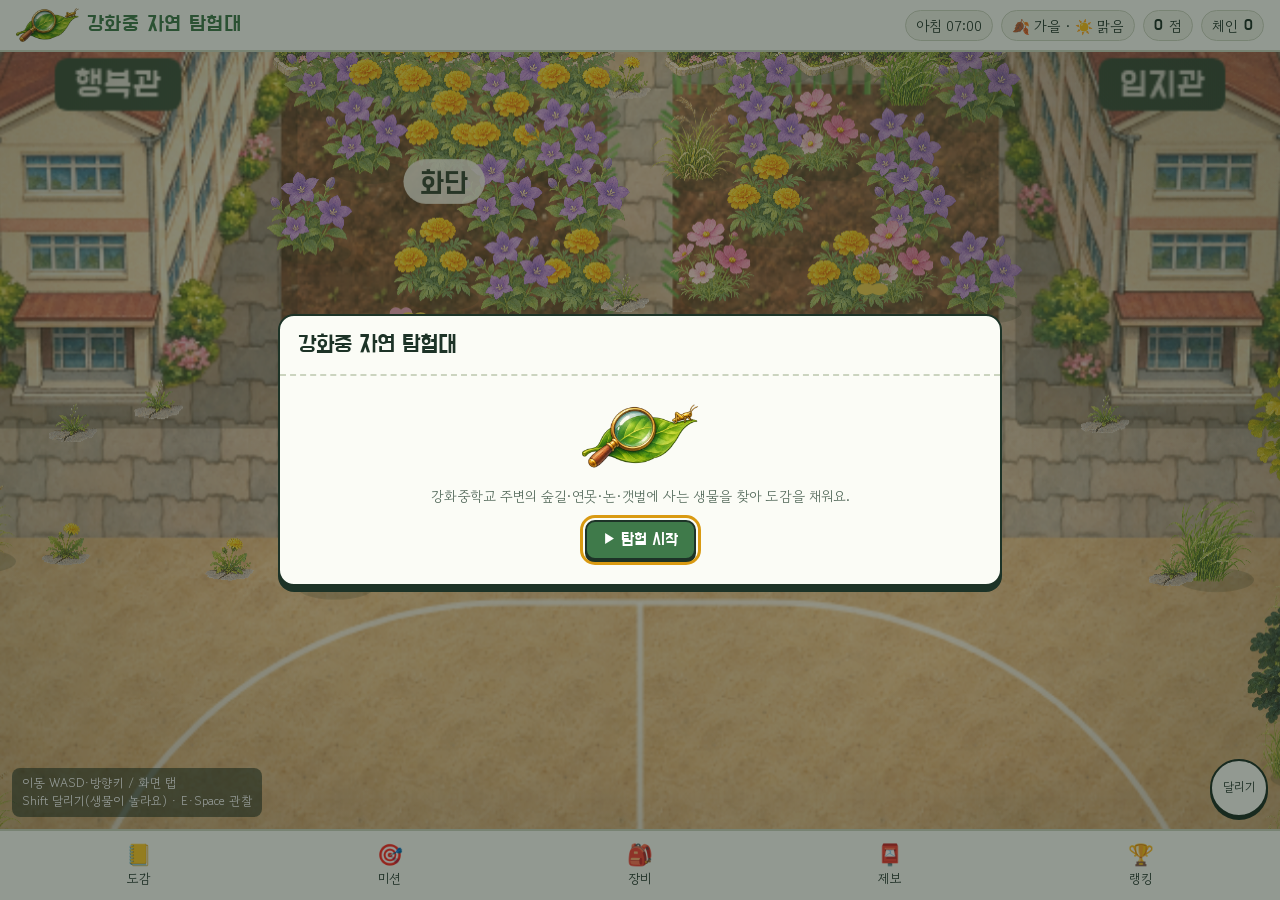
<file: games/ganghwa-nature-explorer/index.html>
<!doctype html><html lang="ko"><head><meta charset="utf-8"><meta name="viewport" content="width=device-width,initial-scale=1,viewport-fit=cover"><style>:root{box-sizing:border-box;padding-top:env(safe-area-inset-top,0px);padding-bottom:env(safe-area-inset-bottom,0px)}body{margin:0;font:14px -apple-system,BlinkMacSystemFont,sans-serif}img{max-width:100%}</style></head><body>
<title>강화중 자연 탐험대</title>
<link rel="preconnect" href="https://fonts.googleapis.com">
<link rel="stylesheet" href="https://fonts.googleapis.com/css2?family=Do+Hyeon&family=Gowun+Dodum&display=swap">
<style>
/* Layout: full-height field-notebook game — HUD strip, map stage, dock; sheets slide over the map. Single light look on purpose. */
:root{
  --paper:#eef1e4; --card:#fbfcf6; --ink:#1d3327; --ink2:#53695a; --line:#cbd4bf;
  --leaf:#3f7a4a; --leaf-2:#dcebd2; --gold:#d99a12; --gold-2:#fff2c9; --pond:#2c7486; --danger:#b4462f;
  --display:"Do Hyeon","Malgun Gothic","Apple SD Gothic Neo",sans-serif;
  --body:"Gowun Dodum","Malgun Gothic","Apple SD Gothic Neo",sans-serif;
  --emoji:"Segoe UI Emoji","Apple Color Emoji","Noto Color Emoji",sans-serif;
  color-scheme:light;
}
[hidden]{display:none!important}
html,body{height:100%}
body{background:var(--paper);color:var(--ink);font-family:var(--body);overflow:hidden}
button{font:inherit;color:inherit;cursor:pointer}
button:focus-visible,select:focus-visible,input:focus-visible,textarea:focus-visible{outline:3px solid var(--gold);outline-offset:2px}
#app{height:100%;display:flex;flex-direction:column}
.hud{display:flex;flex-wrap:wrap;align-items:center;gap:8px;padding-block:8px;padding-left:max(16px,env(safe-area-inset-left,0px));padding-right:max(16px,env(safe-area-inset-right,0px));background:var(--card);border-bottom:2px solid var(--line)}
.brand{font-family:var(--display);font-size:1.35rem;letter-spacing:.02em;color:var(--leaf);margin-right:auto;white-space:nowrap;display:flex;align-items:center;gap:8px}
.brand img{height:34px;width:auto}
.chip{display:inline-flex;align-items:center;gap:6px;padding:4px 10px;border-radius:999px;background:var(--paper);border:1px solid var(--line);font-variant-numeric:tabular-nums;white-space:nowrap;font-size:.9rem}
.chip b{font-family:var(--display);font-weight:400;font-size:1rem}
.chip.chain.hot{background:var(--gold-2);border-color:var(--gold)}
.stage{position:relative;flex:1;min-height:0;overflow:hidden;background:#4d7a3f}
#map{display:block;width:100%;height:100%;touch-action:none}
#prompt{position:absolute;left:50%;bottom:16px;transform:translateX(-50%);padding:10px 18px;border-radius:999px;border:2px solid var(--ink);background:var(--gold-2);font-family:var(--display);font-size:1.05rem;box-shadow:0 3px 0 var(--ink)}
.fab{position:absolute;right:max(12px,env(safe-area-inset-right,0px));bottom:12px;display:flex;flex-direction:column;gap:8px}
.fab button{width:58px;height:58px;border-radius:50%;border:2px solid var(--ink);background:var(--card);font-size:.78rem;line-height:1.1;box-shadow:0 3px 0 var(--ink)}
.fab button[aria-pressed="true"]{background:var(--gold-2)}
.keys{position:absolute;left:max(12px,env(safe-area-inset-left,0px));bottom:12px;font-size:.78rem;color:#fff;background:rgba(20,40,28,.55);padding:6px 10px;border-radius:8px;line-height:1.5}
#toasts{position:absolute;top:10px;left:50%;transform:translateX(-50%);display:flex;flex-direction:column;gap:6px;align-items:center;pointer-events:none;width:min(92%,420px)}
.toast{background:var(--card);border:2px solid var(--ink);border-radius:10px;padding:7px 14px;font-size:.92rem;box-shadow:0 3px 0 rgba(0,0,0,.25);animation:tin .25s ease-out}
.toast.gold{background:var(--gold-2);border-color:var(--gold)}
.toast.bad{border-color:var(--danger)}
@keyframes tin{from{transform:translateY(-8px);opacity:0}}
.dock{display:grid;grid-template-columns:repeat(5,1fr);gap:4px;padding-block:6px;padding-left:max(16px,env(safe-area-inset-left,0px));padding-right:max(16px,env(safe-area-inset-right,0px));background:var(--card);border-top:2px solid var(--line)}
.dock button{border:0;background:none;padding:6px 2px;border-radius:10px;display:flex;flex-direction:column;align-items:center;gap:2px;font-size:.82rem;position:relative}
.dock button:hover{background:var(--leaf-2)}
.dock .ico{font-family:var(--emoji);font-size:1.3rem}
.dot{position:absolute;top:4px;right:calc(50% - 22px);width:9px;height:9px;border-radius:50%;background:var(--danger)}

.overlay{position:fixed;inset:0;background:rgba(18,32,24,.45);display:flex;align-items:center;justify-content:center;padding-block:16px;padding-left:max(16px,env(safe-area-inset-left,0px));padding-right:max(16px,env(safe-area-inset-right,0px));z-index:20}
.card{background:var(--card);border:2px solid var(--ink);border-radius:16px;box-shadow:0 6px 0 var(--ink);width:min(100%,720px);max-height:100%;display:flex;flex-direction:column;min-width:0}
.card>header{display:flex;align-items:center;gap:10px;padding:14px 18px;border-bottom:2px dashed var(--line)}
.card>header h2{font-family:var(--display);font-weight:400;font-size:1.5rem;margin:0;margin-right:auto;text-wrap:balance}
.x{border:2px solid var(--ink);background:var(--paper);border-radius:10px;padding:4px 12px}
.body{padding:16px 18px;overflow:auto;min-width:0}
.btn{border:2px solid var(--ink);background:var(--leaf);color:#fff;border-radius:10px;padding:8px 16px;font-family:var(--display);font-size:1.05rem;box-shadow:0 3px 0 var(--ink)}
.btn:active{transform:translateY(2px);box-shadow:0 1px 0 var(--ink)}
.btn.alt{background:var(--card);color:var(--ink)}
.btn.gold{background:var(--gold);color:var(--ink)}
.btn:disabled{opacity:.45;cursor:not-allowed}
.muted{color:var(--ink2)}
.tabs{display:flex;flex-wrap:wrap;gap:6px;margin-bottom:12px}
.tabs button{border:1px solid var(--line);background:var(--paper);border-radius:999px;padding:4px 12px;font-size:.88rem}
.tabs button[aria-selected="true"]{background:var(--ink);color:#fff;border-color:var(--ink)}
.prog{height:10px;border-radius:99px;background:var(--leaf-2);overflow:hidden}
.prog>i{display:block;height:100%;background:var(--leaf)}
.dex{display:grid;grid-template-columns:repeat(auto-fill,minmax(96px,1fr));gap:8px}
.cell{border:1px solid var(--line);border-radius:12px;background:var(--paper);padding:8px 4px 6px;display:flex;flex-direction:column;align-items:center;gap:2px;text-align:center;min-width:0}
.cell:hover{border-color:var(--ink)}
.cell .ic{font-family:var(--emoji);font-size:2rem;height:46px;display:flex;align-items:center}
.cell .ic img{width:44px;height:44px;object-fit:contain}
.cell .nm{font-size:.82rem;line-height:1.2;word-break:keep-all}
.cell .ct{font-size:.72rem;color:var(--ink2);font-variant-numeric:tabular-nums}
.cell.unk .nm{color:var(--ink2)}
.vb{display:flex;gap:3px;min-height:10px}
.vb i{width:9px;height:9px;border-radius:50%;border:1px solid rgba(0,0,0,.25)}
.vb .giant{background:#7aa35a}.vb .special{background:var(--gold);box-shadow:0 0 6px var(--gold)}
.tag{display:inline-block;padding:2px 8px;border-radius:999px;font-size:.75rem;border:1px solid currentColor;letter-spacing:.03em}
.detail{display:grid;grid-template-columns:200px 1fr;gap:16px;align-items:start}
.detail .big{font-family:var(--emoji);font-size:80px;text-align:center;line-height:1}
.detail .big{font-size:130px}.detail .big img{width:190px;height:190px;object-fit:contain}
.detail h3{font-family:var(--display);font-weight:400;font-size:1.6rem;margin:0 0 6px}
.kv{display:grid;grid-template-columns:auto 1fr;gap:4px 12px;font-size:.92rem;margin:10px 0}
.kv dt{color:var(--ink2)}.kv dd{margin:0}
.list{display:flex;flex-direction:column;gap:8px}
.row{display:flex;align-items:center;gap:12px;border:1px solid var(--line);border-radius:12px;padding:10px 12px;background:var(--paper);flex-wrap:wrap}
.row .grow{flex:1;min-width:160px}
.row .ttl{font-family:var(--display);font-size:1.08rem}
.form{display:grid;grid-template-columns:1fr 1fr;gap:12px}
.form label{display:flex;flex-direction:column;gap:4px;font-size:.88rem;color:var(--ink2)}
.form .full{grid-column:1/-1}
.form input,.form select,.form textarea{font:inherit;color:var(--ink);background:#fff;border:2px solid var(--line);border-radius:10px;padding:8px 10px}
.form textarea{min-height:80px;resize:vertical}
.emojis{display:flex;flex-wrap:wrap;gap:4px}
.emojis button{font-family:var(--emoji);font-size:1.3rem;width:40px;height:40px;border-radius:10px;border:2px solid var(--line);background:#fff}
.emojis button[aria-pressed="true"]{border-color:var(--ink);background:var(--gold-2)}
.checks{display:flex;gap:10px;flex-wrap:wrap;color:var(--ink)}
.checks label{flex-direction:row;align-items:center;gap:4px;color:var(--ink)}
.status{font-size:.78rem;padding:2px 8px;border-radius:999px;border:1px solid}
.status.pending{color:#8a6a10;background:var(--gold-2)}
.status.approved{color:var(--leaf);background:var(--leaf-2)}
.status.rejected{color:var(--danger);background:#f8e3de}
h4{font-family:var(--display);font-weight:400;font-size:1.15rem;margin:18px 0 8px}
.rank .row{font-variant-numeric:tabular-nums}
.rank .n{font-family:var(--display);font-size:1.3rem;width:28px;text-align:center}
.rank .me{border-color:var(--gold);background:var(--gold-2)}
.enc .card{width:min(100%,440px);align-items:stretch}
.enc .body{display:flex;flex-direction:column;align-items:center;gap:10px;text-align:center}
#encCanvas{width:min(100%,340px);aspect-ratio:1/1;max-width:100%;border-radius:14px;background:var(--paper);border:2px solid var(--line);touch-action:none}
#encCanvas.wide{aspect-ratio:34/23}
.enc-name{font-family:var(--display);font-size:1.5rem}
.vtag{display:inline-block;padding:2px 10px;border-radius:999px;font-family:var(--display);font-size:.95rem}
.vtag.gold{background:var(--gold);color:var(--ink)}
.vtag.white{background:#fff;border:1px solid var(--ink)}
.vtag.giant{background:#7aa35a;color:#fff}
.vtag.special{color:var(--ink);border:1px solid var(--ink)}
.spline{width:100%;font:inherit;color:inherit;cursor:pointer;display:flex;align-items:center;gap:8px;margin-top:8px;padding:8px 10px;border-radius:10px;background:var(--gold-2);border:1px dashed var(--gold)}
.spline .ic{font-family:var(--emoji);font-size:1.6rem;width:40px;text-align:center}
.spline .ic img{width:36px;height:36px;object-fit:contain}
.prot{color:var(--danger)}
.seasonbar{display:grid;grid-template-columns:repeat(4,minmax(0,1fr));gap:8px;margin:0 0 8px}
.seasonbar button{border:1px solid var(--line);background:var(--paper);border-radius:12px;padding:8px 6px;display:flex;flex-direction:column;align-items:center;gap:2px;min-width:0}
.seasonbar button[aria-pressed="true"]{background:var(--leaf-2);border-color:var(--leaf);box-shadow:inset 0 0 0 1px var(--leaf)}
.seasonbar b{font-family:var(--display);font-weight:400;font-size:1.05rem}.seasonbar small{color:var(--ink2);font-size:.75rem;text-align:center}
.seasonbar .now{font-size:.7rem;background:var(--gold);color:#fff;border-radius:999px;padding:0 6px;vertical-align:middle}
.sonly{display:inline-block;font-size:.72rem!important;background:var(--gold-2);color:#7a5200!important;border-radius:999px;padding:0 6px}
@media (max-width:520px){.seasonbar{grid-template-columns:repeat(2,minmax(0,1fr))}}
.dexbar{display:flex;flex-wrap:wrap;gap:8px 16px;align-items:center;margin:-4px 0 12px;font-size:.9rem}
.dexbar label{display:inline-flex;gap:6px;align-items:center}
.dexbar select{font:inherit;color:var(--ink);background:#fff;border:2px solid var(--line);border-radius:8px;padding:3px 6px}
.linkbtn{border:0;background:none;padding:0;color:var(--leaf);text-decoration:underline;font:inherit;cursor:pointer}
.titlebox{display:flex;flex-direction:column;align-items:center;gap:14px;text-align:center;padding-block:8px}
.savecard{width:min(100%,420px);border:2px solid var(--line);border-radius:14px;background:var(--paper);padding:12px 14px;display:flex;flex-direction:column;gap:8px}
.savecard.warn{border-color:var(--danger);background:#fbeeea}
.savecard .ttl{font-family:var(--display);font-size:1.1rem}
.savegrid{display:grid;grid-template-columns:1fr 1fr;gap:4px 12px;font-size:.92rem;font-variant-numeric:tabular-nums}
.savegrid b{font-family:var(--display);font-weight:400;font-size:1.05rem}
.titlebtns{display:flex;gap:10px;flex-wrap:wrap;justify-content:center}
.pips{display:flex;gap:6px;justify-content:center}
.pips i{width:14px;height:14px;border-radius:50%;border:2px solid var(--ink);background:#fff}
.pips i.on{background:var(--leaf)}
.pips i.x{background:var(--danger)}
.result .big{font-family:var(--emoji);font-size:96px;line-height:1.1}
.result .big img{width:120px;height:120px;object-fit:contain}
.result.glow .big{filter:drop-shadow(0 0 18px rgba(240,180,20,.9))}
.new{font-family:var(--display);color:#fff;background:var(--danger);padding:2px 10px;border-radius:999px}
.sizebox{font-variant-numeric:tabular-nums;display:flex;flex-wrap:wrap;gap:6px;align-items:center;justify-content:center}
.sizebox b{font-family:var(--display);font-weight:400;font-size:1.35rem}
.pts{font-family:var(--display);font-size:1.4rem;color:var(--leaf);font-variant-numeric:tabular-nums}
.fact{background:var(--paper);border-radius:12px;padding:10px 14px;text-align:left;line-height:1.6;max-width:60ch}
@media (max-width:560px){
  .brand{font-size:1.1rem}
  .chip{font-size:.8rem;padding:3px 8px}
  .keys{display:none}
  .form{grid-template-columns:1fr}
  .detail{grid-template-columns:1fr}
}
#cut{position:fixed;inset:0;z-index:40;overflow:hidden;background:#1d3327;color:#fff;display:flex;align-items:flex-end;animation:cutIn .9s ease-out}
#cut .cut-img{position:absolute;inset:-4%;background-size:cover;background-position:center;animation:kb 14s ease-out forwards}
#cut::after{content:"";position:absolute;inset:0;background:linear-gradient(180deg,rgba(0,0,0,0) 35%,rgba(10,20,14,.78) 100%);pointer-events:none}
#cut .cut-fx{position:absolute;inset:0;pointer-events:none;z-index:1}
#cut .cut-fx i{position:absolute;top:-6%;font-style:normal;font-family:var(--emoji);animation:fall linear infinite;opacity:.9}
#cut .cut-text{position:relative;z-index:2;width:100%;padding:24px max(24px,env(safe-area-inset-left,0px)) max(28px,env(safe-area-inset-bottom,0px));display:flex;flex-direction:column;gap:10px;align-items:flex-start;max-width:980px;margin:0 auto}
#cut h2{font-family:var(--display);font-weight:400;font-size:clamp(2.2rem,7vw,4.2rem);margin:0;line-height:1.05;text-shadow:0 3px 12px rgba(0,0,0,.45);animation:rise .9s .3s both}
#cut .cut-day{font-family:var(--display);font-size:1.1rem;opacity:.9;animation:rise .9s .15s both}
#cut p{margin:0;font-size:1.05rem;max-width:56ch;line-height:1.6;text-shadow:0 2px 8px rgba(0,0,0,.5);animation:rise .9s .5s both}
#cut .cut-list{display:flex;flex-wrap:wrap;gap:8px;animation:rise .9s .7s both}
#cut .cut-list span{display:inline-flex;align-items:center;gap:6px;background:rgba(251,252,246,.92);color:var(--ink);border-radius:999px;padding:3px 12px 3px 4px;font-size:.88rem}
#cut .cut-list span img,#cut .cut-list span .em{width:30px;height:30px;object-fit:contain;font-family:var(--emoji);font-size:1.3rem;text-align:center;line-height:30px}
#cut .cut-list span.unk img,#cut .cut-list span.unk .em{filter:brightness(0) opacity(.45)}
#cut .btn{animation:rise .9s .9s both}
#cut.s0{background:linear-gradient(160deg,#f6c6d8,#9fd18a)}#cut.s1{background:linear-gradient(160deg,#5cc0e6,#3f8f3c)}#cut.s2{background:linear-gradient(160deg,#f3b45a,#a8532a)}#cut.s3{background:linear-gradient(160deg,#dfe9f5,#6f86a6)}
@keyframes kb{from{transform:scale(1.12) translate(1.5%,1%)}to{transform:scale(1) translate(0,0)}}
@keyframes cutIn{from{opacity:0}}
@keyframes rise{from{opacity:0;transform:translateY(18px)}}
@keyframes fall{to{transform:translate(var(--dx),112vh) rotate(var(--r))}}
@media (prefers-reduced-motion:reduce){.toast{animation:none}#cut,#cut *{animation:none!important}}
</style>

<div id="app">
  <header class="hud">
    <div class="brand" id="brand">강화중 자연 탐험대</div>
    <span class="chip" id="cClock">아침 07:00</span>
    <span class="chip" id="cWeather">맑음</span>
    <span class="chip" title="탐험 점수"><b id="cPts">0</b>점</span>
    <span class="chip chain" id="cChain" title="연속 관찰 체인: 실패하거나 뛰어서 생물을 놀라게 하면 끊겨요">체인 <b id="cChainN">0</b></span>
  </header>
  <main class="stage">
    <canvas id="map" aria-label="학교 주변 지도"></canvas>
    <div id="toasts" aria-live="polite"></div>
    <button id="prompt" hidden>🔍 풀숲 살펴보기 <span class="muted">[E]</span></button>
    <div class="keys">이동 WASD·방향키 / 화면 탭<br>Shift 달리기(생물이 놀라요) · E·Space 관찰</div>
    <div class="fab"><button id="bRun" aria-pressed="false">달리기</button></div>
  </main>
  <nav class="dock">
    <button data-open="dex"><span class="ico">📒</span>도감</button>
    <button data-open="missions"><span class="ico">🎯</span>미션<span class="dot" id="mDot" hidden></span></button>
    <button data-open="shop"><span class="ico">🎒</span>장비</button>
    <button data-open="report"><span class="ico">📮</span>제보<span class="dot" id="rDot" hidden></span></button>
    <button data-open="rank"><span class="ico">🏆</span>랭킹</button>
  </nav>
</div>

<div class="overlay" id="sheet" hidden>
  <section class="card" role="dialog" aria-modal="true" aria-labelledby="sheetTitle">
    <header><h2 id="sheetTitle"></h2><button class="x" id="sheetClose">닫기</button></header>
    <div class="body" id="sheetBody"></div>
  </section>
</div>
<div id="cut" hidden role="dialog" aria-modal="true" aria-labelledby="cutTitle">
  <div class="cut-img" id="cutImg"></div><div class="cut-fx" id="cutFx" aria-hidden="true"></div>
  <div class="cut-text"><div class="cut-day" id="cutDay"></div><h2 id="cutTitle"></h2><p id="cutLine"></p>
    <div class="cut-list" id="cutList"></div><button class="btn gold" id="cutGo">탐험 계속하기 ▶</button></div>
</div>
<div class="overlay enc" id="enc" hidden>
  <section class="card" role="dialog" aria-modal="true"><div class="body" id="encBody"></div></section>
</div>

<script>
"use strict";
/* ================= 데이터 ================= */
const T=32, W=60, H=36;
const ZONES={forest:'뒷산 숲길',pond:'연못가',flower:'화단',field:'운동장',meadow:'풀밭',path:'보도·담장',kitchen:'급식실 뒤',paddy:'논·개천',tidal:'갯벌 탐사'};
const PERIODS={M:'아침',D:'낮',E:'저녁',N:'밤'};
const CATS=['곤충','기타 무척추','어류','양서·파충','새','포유류','식물'];
const TIERS=[null,{name:'흔함',w:50,pts:10,col:'#5e7464'},{name:'보통',w:22,pts:25,col:'#3f7a4a'},{name:'희귀',w:7,pts:60,col:'#2c7486'},{name:'전설',w:2,pts:150,col:'#8a4fb0'}];
const VARIANTS={giant:{name:'거대',mult:2,p:.04},special:{name:'특별',mult:10,p:.012}};
const FX={GOLD:'sepia(1) saturate(5) hue-rotate(-12deg) brightness(1.12)',WHITE:'grayscale(1) brightness(1.7) contrast(.85)',PINK:'sepia(1) saturate(4) hue-rotate(285deg) brightness(1.15)',BLUE:'sepia(1) saturate(4) hue-rotate(170deg)',DARK:'brightness(.35) contrast(1.4)',ORANGE:'sepia(1) saturate(5) hue-rotate(-25deg)',RAINBOW:'saturate(3) hue-rotate(120deg) brightness(1.1)',SILVER:'grayscale(1) brightness(1.3) contrast(1.3)',PURPLE:'sepia(1) saturate(4) hue-rotate(230deg)',YELLOW:'sepia(1) saturate(5) hue-rotate(5deg) brightness(1.15)'};
const SEASONS=[{n:'봄',c:'봄',ico:'🌸'},{n:'여름',c:'여',ico:'🌿'},{n:'가을',c:'가',ico:'🍂'},{n:'겨울',c:'겨',ico:'❄️'}];
const SVG={
  dragon:c=>`<svg xmlns='http://www.w3.org/2000/svg' viewBox='0 0 64 64'><g fill='rgba(215,236,250,.85)' stroke='#7896a6' stroke-width='1'><ellipse cx='19' cy='21' rx='16' ry='5' transform='rotate(-14 19 21)'/><ellipse cx='45' cy='21' rx='16' ry='5' transform='rotate(14 45 21)'/><ellipse cx='20' cy='30' rx='14' ry='4.5' transform='rotate(10 20 30)'/><ellipse cx='44' cy='30' rx='14' ry='4.5' transform='rotate(-10 44 30)'/></g><circle cx='32' cy='14' r='5.5' fill='${c}'/><rect x='29' y='17' width='6' height='15' rx='3' fill='${c}'/><rect x='30.3' y='30' width='3.4' height='30' rx='1.7' fill='${c}'/></svg>`,
  strider:()=>`<svg xmlns='http://www.w3.org/2000/svg' viewBox='0 0 64 64'><g stroke='#3a3a33' stroke-width='2' fill='none' stroke-linecap='round'><path d='M30 26 L14 12 L6 10'/><path d='M34 26 L50 12 L58 10'/><path d='M30 32 L10 36 L2 46'/><path d='M34 32 L54 36 L62 46'/><path d='M31 38 L18 52 L12 62'/><path d='M33 38 L46 52 L52 62'/></g><ellipse cx='32' cy='32' rx='4' ry='14' fill='#3a3a33'/><circle cx='32' cy='17' r='3' fill='#3a3a33'/></svg>`,
  cicada:()=>`<svg xmlns='http://www.w3.org/2000/svg' viewBox='0 0 64 64'><g fill='rgba(225,235,225,.8)' stroke='#6a5a3a' stroke-width='1.2'><path d='M30 20 C14 24 10 44 22 56 C26 48 28 34 30 22Z'/><path d='M34 20 C50 24 54 44 42 56 C38 48 36 34 34 22Z'/></g><ellipse cx='32' cy='30' rx='8' ry='14' fill='#4d3a22'/><ellipse cx='32' cy='16' rx='10' ry='5' fill='#3a2c18'/><circle cx='23' cy='15' r='2.6' fill='#9c8' /><circle cx='41' cy='15' r='2.6' fill='#9c8'/></svg>`,
  firefly:()=>`<svg xmlns='http://www.w3.org/2000/svg' viewBox='0 0 64 64'><defs><radialGradient id='g'><stop offset='0' stop-color='#fbff9a'/><stop offset='.5' stop-color='rgba(220,255,90,.6)'/><stop offset='1' stop-color='rgba(220,255,90,0)'/></radialGradient></defs><circle cx='32' cy='46' r='17' fill='url(#g)'/><ellipse cx='32' cy='30' rx='8' ry='14' fill='#2b2b2b'/><path d='M24 22 L32 44 L40 22Z' fill='#3d3d3d'/><ellipse cx='32' cy='18' rx='6' ry='5' fill='#e66a3c'/><ellipse cx='32' cy='44' rx='6' ry='5' fill='#f7f37a'/></svg>`,
  isopod:(rolled)=>rolled
    ?`<svg xmlns='http://www.w3.org/2000/svg' viewBox='0 0 64 64'><circle cx='32' cy='34' r='18' fill='#5b5f66'/><g stroke='#3c4046' stroke-width='2.2' fill='none'><path d='M16 28 Q32 20 48 28'/><path d='M14 35 Q32 27 50 35'/><path d='M16 42 Q32 34 48 42'/></g><circle cx='26' cy='22' r='3' fill='#8d939b'/></svg>`
    :`<svg xmlns='http://www.w3.org/2000/svg' viewBox='0 0 64 64'><g stroke='#4a4d52' stroke-width='2' stroke-linecap='round'><path d='M26 12 L20 4'/><path d='M38 12 L44 4'/></g><ellipse cx='32' cy='34' rx='14' ry='22' fill='#6d6a63'/><g stroke='#4f4c46' stroke-width='2' fill='none'><path d='M19 24 H45'/><path d='M18 30 H46'/><path d='M18 36 H46'/><path d='M19 42 H45'/><path d='M21 48 H43'/></g><circle cx='32' cy='14' r='6' fill='#5a5750'/></svg>`
};
const svgURI=s=>'data:image/svg+xml;charset=utf-8,'+encodeURIComponent(s);

// [id, 이름, 아이콘, 분류, 구역, 시간(M아침 D낮 E저녁 N밤), 등급, 관찰법, 비, 색조, 설명, 계절(봄여가겨, 빈칸=사계절), 보호등급, [특별 개체 이름, 효과, 설명, 옵션]]
const BASE_SPECIES=[
 ['pat','팥중이','🦗','곤충','meadow field paddy','MDE',1,'net',null,'sepia(.9) saturate(.7) brightness(.85)','뒷날개에 검은 띠가 있고, 날아오를 때 "타다닥" 소리를 내요. 흙 색과 비슷해서 숨기 명수예요.','여가','',['황금 팥중이','GOLD','온몸이 금빛으로 빛나는 전설의 팥중이! 강화중 자연 탐험대의 상징이에요.']],
 ['metu','메뚜기','🦗','곤충','meadow paddy flower','MDE',1,'net',null,'','방아깨비·섬서구메뚜기·벼메뚜기 등. 방아깨비는 뒷다리를 잡으면 방아 찧듯 몸을 끄덕여요.','여가','',['분홍 메뚜기','PINK','몸 색을 만드는 유전자 변이로 아주 드물게 분홍색 메뚜기가 태어나요.']],
 ['gwi','귀뚜라미','🦗','곤충','meadow path','EN',2,'net',null,'brightness(.45) sepia(1)','왕귀뚜라미 등. 수컷이 앞날개를 비벼 "귀뚤귀뚤" 소리를 내요.','가','',['하얀 귀뚜라미','WHITE','허물을 막 벗은 귀뚜라미는 잠깐 동안 하얀색이에요.']],
 ['mudang','무당벌레','🐞','곤충','flower meadow','MD',1,'net',null,'','칠성무당벌레 등. 진딧물을 많이 잡아먹는 텃밭의 친구예요.','봄여가','',['검은 무당벌레','DARK','같은 무당벌레라도 무늬와 색이 수십 가지예요. 검은 바탕에 붉은 점이 있는 개체도 있어요.']],
 ['nabi','나비','🦋','곤충','flower forest','MD',1,'net',null,'hue-rotate(185deg) saturate(1.3)','배추흰나비·호랑나비 등. 애벌레마다 먹는 식물이 정해져 있어요.','봄여가','',['제비나비','sepia(1) saturate(4) hue-rotate(170deg) brightness(.6)','검은 날개에 푸른 비늘이 반짝이는 나비예요.',{c:'#5fc4ff'}]],
 ['jamjari','잠자리','svg:dragon:#d8382a','곤충','pond field paddy','MDE',1,'net',null,'','고추잠자리·밀잠자리 등. 다 자란 고추잠자리 수컷은 온몸이 빨개요.','여가','',['무지개 잠자리','RAINBOW','날개의 아주 작은 구조가 빛을 나눠서 무지갯빛으로 반짝여 보여요.']],
 ['sogeum','소금쟁이','svg:strider','곤충','pond paddy','MDE',1,'net',null,'','다리 끝의 잔털 덕분에 물에 빠지지 않고 수면 위를 미끄러져요.','봄여가','',['은빛 소금쟁이','SILVER','몸의 잔털 사이에 공기가 갇혀 은빛으로 보여요.']],
 ['samagwi','사마귀','🦗','곤충','forest meadow','DE',3,'net',null,'hue-rotate(20deg) saturate(1.5) brightness(1.1)','왕사마귀 등. 앞다리가 낫처럼 생긴 사냥꾼으로, 가을에 나뭇가지에 거품 같은 알집을 붙여요.','여가','',['분홍 사마귀','PINK','꽃 색을 닮은 분홍빛 사마귀는 아주 드물어요.']],
 ['maemi','매미','svg:cicada','곤충','forest','MD',2,'net',null,'','참매미 등. 땅속에서 여러 해를 애벌레로 지내다 나와요.','여','',['하얀 매미','WHITE','허물을 갓 벗은 매미는 몇 시간 동안 하얗고 말랑해요.']],
 ['jangsu','장수풍뎅이','🪲','곤충','forest','N',3,'net',null,'sepia(1) brightness(.55)','수컷 머리에 긴 뿔이 있어요. 밤에 참나무 수액에 모여요.','여','',['황금 장수풍뎅이','GOLD','껍질이 금빛으로 반짝이는 아주 드문 개체예요.']],
 ['saseum','사슴벌레','🪲','곤충','forest','EN',3,'net',null,'brightness(.35)','수컷의 큰턱이 사슴뿔처럼 생겼어요. 애벌레는 썩은 참나무 속에서 자라요.','여','',['푸른 사슴벌레','sepia(1) saturate(4) hue-rotate(170deg) brightness(.55)','껍질이 푸른빛으로 반짝이는 드문 개체예요.',{c:'#5fc4ff'}]],
 ['gaemi','개미','🐜','곤충','path field kitchen','MDE',1,'net',null,'','일본왕개미 등. 일개미들이 먹이 찾기, 집 짓기를 나눠 맡아요.','봄여가','',['여왕개미','ORANGE','날개 달린 여왕개미는 결혼 비행 뒤 날개를 떼고 새 개미집을 만들어요.',{big:1}]],
 ['beol','벌','🐝','곤충','flower','MD',1,'net',null,'','꿀벌·호박벌 등. 꽃가루를 옮겨 열매 맺기를 도와요.','봄여가','',['여왕벌','sepia(1) saturate(3) hue-rotate(-20deg)','벌집에 단 한 마리뿐인 여왕벌은 하루에 알을 천 개 넘게 낳기도 해요.',{big:1,c:'#ffb340'}]],
 ['jwi','쥐며느리','svg:isopod0','기타 무척추','path kitchen forest flower','MDEN',1,'net',null,'','쥐며느리·공벌레 등. 곤충이 아니라 새우·게와 같은 갑각류예요. 공벌레는 건드리면 공처럼 몸을 말아요.','','',['주황 쥐며느리','ORANGE','몸 색소 변이로 주황빛을 띠는 개체가 드물게 있어요.']],
 ['dalpaeng','달팽이','🐌','기타 무척추','path flower forest paddy','MDEN',1,'net','boost','','명주달팽이 등. 몸이 마르지 않게 점액을 내며 기어가요.','봄여가','',['왼돌이 달팽이','sepia(.3) saturate(1.4)','대부분 달팽이 껍데기는 오른쪽으로 감기지만, 아주 드물게 왼쪽으로 감긴 개체가 있어요.',{flip:1,c:'#bfffe6'}]],
 ['jireong','지렁이','🪱','기타 무척추','path field paddy','MDEN',1,'net','only','','흙을 먹고 기름진 흙을 내놓는 땅의 농부. 비가 오면 땅 위로 나와요.','봄여가','',['무지개 지렁이','RAINBOW','피부 표면이 빛을 반사해 무지갯빛으로 반짝여 보여요.']],
 ['geomi','거미','🕷️','기타 무척추','forest flower','DE',2,'photo',null,'sepia(1) saturate(4) hue-rotate(5deg)','무당거미 등. 노랑·검정 줄무늬의 큰 거미예요.','여가','',['황금 거미','GOLD','거미줄까지 금빛으로 반짝이는 특별한 거미예요.']],
 ['ge','게','🦀','기타 무척추','tidal','MDEN',1,'net',null,'','칠게·농게 등. 농게 수컷은 한쪽 집게가 아주 커요. 강화 갯벌은 게들의 천국이에요.','봄여가','',['파란 게','BLUE','껍데기 색소 변이로 드물게 파란 게가 나타나요.']],
 ['mangdung','망둥어','🐟','어류','tidal','MDE',2,'net',null,'sepia(.8) brightness(.8)','말뚝망둥어 등. 가슴지느러미로 갯벌 위를 기어 다니고, 물 밖에서도 피부로 숨을 쉬어요.','봄여가','',['황금 망둥어','GOLD','몸에 금빛 무늬가 도는 아주 드문 개체예요.']],
 ['gaeguri','개구리','🐸','양서·파충','pond paddy flower meadow','MDEN',1,'net','boost','','청개구리·참개구리 등. 청개구리는 발가락 끝 빨판으로 어디든 붙어요.','봄여가','',['금개구리','sepia(.6) saturate(3) hue-rotate(20deg) brightness(1.15)','등에 금색 줄이 두 줄 있는 멸종위기 Ⅱ급 개구리예요. 강화에서도 관찰돼요.',{c:'#e6e24a'}]],
 ['maengkkong','맹꽁이','🐸','양서·파충','paddy flower','N',3,'photo','only','sepia(.8) saturate(1.5)','비 오는 여름밤 "맹~ 꽁~" 하고 울어요. 짝을 이루어 우는 소리가 이름이 됐어요.','여','멸종위기 Ⅱ급',['하얀 맹꽁이','WHITE','색소가 없는 알비노 개체는 자연에서 아주 드물어요.']],
 ['domabaem','도마뱀','🦎','양서·파충','forest path','MD',3,'net',null,'sepia(.8) hue-rotate(-10deg)','아무르장지뱀 등. 위험하면 꼬리를 끊고 도망가요.','봄여가','',['푸른꼬리 도마뱀','BLUE','어린 도마뱀 중에는 꼬리가 파랗게 빛나는 종류도 있어요. 천적의 눈길을 꼬리로 돌려요.']],
 ['chamsae','참새','🐦','새','field kitchen path paddy','MDE',1,'photo',null,'sepia(1) saturate(1.3) hue-rotate(-15deg)','사람 곁에서 사는 대표 텃새. 볼에 검은 점이 있어요.','','',['흰 참새','WHITE','깃털 색소가 부족한 흰 참새는 행운의 상징으로 뉴스에 나오기도 해요.']],
 ['kkachi','까치','🐦','새','field forest','MDE',1,'photo',null,'grayscale(1) brightness(.5) contrast(1.4)','높은 나무에 나뭇가지로 커다란 둥지를 지어요. 사람 얼굴도 기억한대요.','','',['흰 까치','WHITE','흰 까치는 예로부터 좋은 소식을 가져오는 길조로 여겨졌어요.']],
 ['jikbak','직박구리','🐦','새','forest flower','MDE',1,'photo',null,'grayscale(.8) brightness(.8)','"삐이익" 시끄럽게 울어요. 감이나 나무 열매를 좋아해요.','','',['흰 직박구리','WHITE','깃털 색소가 적은 백색증 개체예요.']],
 ['bidul','비둘기','🕊️','새','field path','MDE',1,'photo',null,'sepia(.7) brightness(.85)','멧비둘기 등. "구구 구구" 울고, 목옆에 줄무늬가 있어요.','','',['흰 비둘기','WHITE','하얀 비둘기는 평화의 상징이에요.']],
 ['baksae','박새','🐦','새','forest','MD',2,'photo',null,'grayscale(.4) hue-rotate(60deg)','가슴에 넥타이 같은 검은 줄무늬가 있어요. 애벌레를 많이 잡아먹어요.','','',['노랑 박새','YELLOW','배 깃털이 유난히 노란 드문 개체예요.']],
 ['baekro','백로','🦩','새','paddy pond tidal','MDE',2,'photo',null,'grayscale(1) brightness(1.6)','쇠백로·중대백로 등. 쇠백로는 발가락이 노래요. 논에서 미꾸라지를 노려요.','봄여가','',['노랑부리백로','grayscale(1) brightness(1.7)','부리가 노란 멸종위기 Ⅰ급 새예요. 강화 서도 섬들에서 번식해요.',{c:'#ffe066'}]],
 ['waegari','왜가리','🦩','새','paddy pond','MDE',1,'photo',null,'grayscale(1) brightness(.85)','회색 몸에 검은 댕기깃이 있는 큰 새예요. 개천에서 꼼짝 않고 물고기를 기다려요.','','',['흰 왜가리','WHITE','깃털이 하얀 백색증 왜가리예요.']],
 ['mulchong','물총새','🐦','새','paddy pond','MD',3,'photo',null,'saturate(1.8)','파란 깃털의 작은 사냥꾼. 물속으로 총알처럼 뛰어들어 물고기를 잡아요.','봄여가','',['청호반새','BLUE','파란 날개에 빨간 부리를 가진 물총새의 사촌. 여름에 드물게 찾아와요.']],
 ['kkoekkori','꾀꼬리','🐤','새','forest','MD',2,'photo',null,'','온몸이 샛노란 여름 철새. 목소리가 아주 고와요.','여','',['황금 꾀꼬리','GOLD','노란 깃털이 금빛으로 빛나 보이는 개체예요.']],
 ['gireogi','기러기','🦆','새','paddy','MDE',2,'photo',null,'sepia(.7) brightness(.8)','큰기러기·쇠기러기 등. 겨울에 강화 논에 떼로 찾아와 떨어진 낟알을 먹어요.','겨','',['흰기러기','WHITE','주로 북아메리카에 사는 흰기러기가 아주 드물게 기러기 떼에 섞여 와요.']],
 ['bueongi','부엉이','🦉','새','forest','N',4,'photo',null,'sepia(.6)','소쩍새·수리부엉이 등. 소쩍새는 "소쩍 소쩍" 울어요.','','천연기념물',['수리부엉이','sepia(1) saturate(2) brightness(.8)','우리나라에서 가장 큰 올빼미 무리. 날개를 펴면 어른 키만큼 커요.',{big:1,c:'#ffb340'}]],
 ['multteo','물떼새','🐦','새','tidal','MDE',3,'photo',null,'grayscale(1) contrast(1.5)','검은머리물떼새 등. 빨간 부리로 조개를 열어 먹어요.','','천연기념물',['흰물떼새','grayscale(1) brightness(1.4)','모래빛 등과 하얀 배를 가진 작은 물떼새예요.',{c:'#ffffff'}]],
 ['jeoeo','저어새','🦩','새','tidal paddy','MDE',4,'photo',null,'grayscale(1) brightness(1.7)','주걱 같은 부리를 좌우로 저으며 먹이를 찾아요. 강화 갯벌은 세계적인 저어새 번식지예요.','봄여가','멸종위기 Ⅰ급·천연기념물',['번식깃 저어새','sepia(.5) saturate(2) brightness(1.2)','번식기가 되면 뒷머리 깃과 가슴이 노랗게 물들어요.',{c:'#ffe9a8'}]],
 ['durumi','두루미','🦩','새','tidal paddy','MDE',4,'photo',null,'grayscale(1) brightness(1.5)','머리 꼭대기가 붉은 겨울 철새. 강화 남단 갯벌에서 겨울을 나요.','겨','멸종위기 Ⅰ급·천연기념물',['재두루미','grayscale(1) brightness(.9)','회색 몸에 눈가가 붉은 두루미의 사촌. 역시 천연기념물이에요.',{c:'#e0e8f0'}]],
 ['goyang','고양이','🐈','포유류','kitchen path','MDEN',2,'photo',null,'','급식실 뒤를 자주 찾는 동네 고양이. 먹이를 함부로 주지 말고 멀리서 지켜봐요.','','',['오드아이 고양이','WHITE','두 눈 색깔이 다른 고양이로, 하얀 고양이에게서 더 자주 나타나요.']],
 ['cheongseol','청설모','🐿️','포유류','forest','MDE',2,'photo',null,'brightness(.6) saturate(.6)','회갈색 털에 귀 끝 털이 길어요. 잣·도토리를 땅에 묻어 숨겨요.','','',['흰 청설모','WHITE','털 색소가 적은 아주 드문 개체예요.']],
 ['bakjwi','박쥐','🦇','포유류','field pond kitchen paddy','EN',3,'photo',null,'','집박쥐 등. 해 질 녘 하늘을 날며 모기 같은 작은 곤충을 잡아먹어요.','봄여가','',['황금박쥐','ORANGE','정식 이름은 붉은박쥐. 주황빛 털 때문에 황금박쥐라 불리는 멸종위기 Ⅰ급 동물이에요.']],
 ['gorani','고라니','🦌','포유류','forest paddy','MEN',2,'photo',null,'','수컷은 뿔 대신 긴 송곳니가 있어요. 세계적으로는 보호가 필요한 동물이지만 우리나라에 특히 많이 살아요.','','',['흰 고라니','WHITE','털이 하얀 고라니는 아주 드물게 발견돼요.']],
 ['neoguri','너구리','🦝','포유류','forest paddy','EN',2,'photo',null,'','눈가가 까만 야행성 동물. 겨울에는 활동을 줄이고 쉬어요.','','',['흰 너구리','WHITE','털 색소가 적은 흰 너구리는 아주 드물어요.']],
 ['sak','삵','🐆','포유류','forest paddy','EN',3,'photo',null,'sepia(.4) brightness(.85)','고양이와 닮았지만 이마에 줄무늬가 있는 야생 고양이예요.','','멸종위기 Ⅱ급',['황금 삵','GOLD','털이 금빛으로 빛나 보이는 특별한 개체예요.']],
 ['mindeul','민들레','🌼','식물','path field meadow','MDE',1,'photo',null,'','씨앗이 솜털 낙하산을 타고 멀리 날아가요. 보도블록 틈에서도 잘 자라요.','봄여가','',['흰민들레','WHITE','꽃이 하얀 우리 토종 민들레예요. 요즘은 서양민들레보다 보기 어려워요.']],
 ['tokki','토끼풀','☘️','식물','meadow field','MDEN',1,'photo',null,'','흰 꽃이 피는 콩과 식물. 뿌리혹박테리아 덕분에 흙이 기름져져요.','','',['네잎 토끼풀','','잎이 네 장인 토끼풀은 만 개에 하나 정도로 드물다고 해요.',{emoji:'🍀',c:'#7ddc6a'}]],
 ['gangaji','강아지풀','🌾','식물','meadow path','MDEN',1,'photo',null,'hue-rotate(40deg) saturate(.8)','이삭이 강아지 꼬리처럼 복슬복슬해요.','여가','',['금강아지풀','GOLD','이삭 털이 금빛인 강아지풀의 사촌이에요.']],
 ['bongseon','봉선화','🌺','식물','flower','MD',2,'photo',null,'','씨앗 주머니를 건드리면 톡 터지며 씨를 멀리 보내요. 손톱 물들이기에 써요.','여','',['흰 봉선화','WHITE','하얀 꽃이 피는 봉선화예요.']],
 ['sunmu','강화순무','🧅','식물','flower','MD',2,'photo',null,'hue-rotate(250deg) saturate(1.3)','강화 특산물. 뿌리 윗부분이 보랏빛이고 맛이 톡 쏴요. 학교 텃밭에서 길러요.','가겨','',['왕순무','','보통 순무보다 몇 배나 크게 자란 순무예요.',{big:1,c:'#d6b3ff'}]],
 ['chilmyeon','칠면초','🌿','식물','tidal','MDE',2,'photo',null,'hue-rotate(-90deg) saturate(1.6)','칠면조처럼 색이 여러 번 바뀐다고 붙은 이름. 소금기 있는 갯벌에서 자라요.','봄여가','',['무지개 칠면초','RAINBOW','여러 색이 한꺼번에 물든 특별한 칠면초예요.']],
 ['ssuk','쑥','🌿','식물','path meadow paddy','MDE',1,'photo',null,'','향이 진한 풀. 떡과 약재로 쓰여요.','봄여가','',['사자발쑥','saturate(.6) brightness(1.25)','잎이 사자 발처럼 생긴 강화 특산 약쑥이에요.',{c:'#cfe8b0'}]],
 ['jilgyeong','질경이','🌱','식물','path field','MDEN',1,'photo',null,'','밟혀도 잘 자라는 길가 풀. 씨앗이 신발에 붙어 퍼져요.','봄여가','',['무늬 질경이','saturate(.3) brightness(1.4)','잎에 흰 무늬가 있는 변이 개체예요.',{c:'#f0f6e0'}]],
 ['gaemang','개망초','🌼','식물','meadow paddy','MDE',1,'photo',null,'grayscale(1) brightness(1.5)','꽃이 계란 프라이처럼 생겼어요. 빈터에서 잘 자라요.','여','',['분홍 개망초','PINK','꽃잎이 분홍빛으로 물든 개체예요.']],
 ['dalgae','닭의장풀','🌸','식물','flower path','MD',1,'photo',null,'hue-rotate(190deg) saturate(1.6)','파란 꽃잎 두 장이 귀처럼 생겼어요. 달개비라고도 해요.','여','',['흰 닭의장풀','WHITE','꽃이 하얀 닭의장풀이에요.']],
 ['jebi','제비꽃','🌸','식물','path meadow','MD',2,'photo',null,'hue-rotate(230deg) saturate(1.5)','담장 밑에 피는 보라색 봄꽃이에요.','봄','',['흰제비꽃','WHITE','꽃이 하얀 제비꽃 무리예요.']],
 ['naengi','냉이','🌱','식물','meadow flower','MD',2,'photo',null,'','열매가 하트 모양이에요. 봄나물로 먹어요.','봄','',['꽃다지','YELLOW','냉이와 닮았지만 노란 꽃이 피는 꽃다지예요.']],
 ['cosmos','코스모스','🌸','식물','flower field','MDE',2,'photo',null,'','가을 학교 화단의 대표 꽃이에요.','가','',['노랑코스모스','sepia(1) saturate(5) hue-rotate(-5deg)','꽃이 주황빛 노란색인 코스모스예요.',{c:'#ffb340'}]],
 ['napal','나팔꽃','🌺','식물','path','M',2,'photo',null,'hue-rotate(230deg)','아침에 피고 낮이면 오므려요. 덩굴이 담장을 감고 올라가요.','여','',['흰 나팔꽃','WHITE','하얀 꽃이 피는 나팔꽃이에요.']],
 ['budeul','부들','🌾','식물','pond paddy','MDEN',1,'photo',null,'sepia(1) brightness(.7)','소시지 모양 이삭이 달리는 물가 식물이에요.','','',['황금 부들','GOLD','이삭이 금빛으로 빛나는 특별한 부들이에요.']],
 ['suryeon','수련','🌸','식물','pond','MD',2,'photo',null,'hue-rotate(-15deg)','낮에 피고 저녁에 오므려 "잠자는 연꽃"이라 불러요.','여','',['황금 수련','GOLD','꽃잎이 금빛으로 빛나는 특별한 수련이에요.']],
 ['gomari','고마리','🌸','식물','paddy','MDE',1,'photo',null,'saturate(.7)','개천 물을 깨끗하게 해 주는 풀이에요.','가','',['흰 고마리','WHITE','꽃이 하얀 고마리예요.']],
 ['sonamu','소나무','🌲','식물','forest path','MDEN',1,'photo',null,'','사계절 푸른 바늘잎나무. 강화산성 산자락에 많아요.','','',['황금소나무','GOLD','잎이 금빛으로 물드는 아주 드문 소나무예요.']],
 ['eunhaeng','은행나무','🌳','식물','path field','MDEN',1,'photo',null,'hue-rotate(-35deg) saturate(1.3)','공룡 시대부터 살아온 살아 있는 화석. 가을에 노랗게 물들어요.','','',['천년 은행나무','GOLD','오래된 은행나무는 천 년 넘게 살기도 해요.',{big:1}]],
 ['beot','벚나무','🌸','식물','path field','MDE',2,'photo',null,'','봄에 학교 길을 분홍빛으로 물들여요.','봄','',['겹벚나무','PINK','꽃잎이 여러 겹인 벚나무예요.']],
 ['sudal','수달','🦦','포유류','pond paddy','EN',4,'photo',null,'','물갈퀴 달린 발과 굵은 꼬리로 헤엄치는 물가의 사냥꾼. 깨끗한 하천에만 살아서 물이 건강한지 알려 주는 동물이에요.','','멸종위기 Ⅰ급·천연기념물',['흰 수달','WHITE','털 색소가 적은 백색 수달은 세계적으로도 손꼽힐 만큼 드물어요.']],
 ['keungoni','큰고니','🦢','새','paddy pond tidal','MDE',4,'photo',null,'','노란 부리를 가진 커다란 흰 새. 겨울에 시베리아에서 날아와 강화 갯벌과 논에서 겨울을 나요.','겨','멸종위기 Ⅱ급·천연기념물',['혹고니','','주황 부리 위에 검은 혹이 있는 고니. 우리나라에는 아주 드물게 찾아와요.',{c:'#ffb070'}]],
 ['hwangsae','황새','🦩','새','paddy pond','MDE',4,'photo',null,'','흰 몸에 검은 날개깃, 붉은 다리를 가진 큰 새. 한때 우리나라에서 사라졌다가 복원 사업으로 다시 날아오르고 있어요.','','멸종위기 Ⅰ급·천연기념물',['먹황새','DARK','온몸이 검고 부리와 다리만 붉은 황새의 사촌. 매우 드문 나그네새예요.',{c:'#3a4a5a'}]],
 ['mae','매','🦅','새','tidal field','MD',4,'photo',null,'','하늘에서 시속 300km 넘게 내리꽂으며 사냥하는, 세상에서 가장 빠른 새예요. 강화 해안 절벽 근처에서 볼 수 있어요.','','멸종위기 Ⅰ급·천연기념물',['흰 매','WHITE','북쪽 나라에 사는 흰 매는 옛날 왕들이 가장 귀하게 여긴 사냥매였어요.']],
 ['namsaeng','남생이','🐢','양서·파충','pond paddy','MD',4,'net',null,'','등딱지에 세 줄 돌기가 있는 우리 토종 거북. 연못가 돌 위에서 햇볕을 쬐요.','봄여가','멸종위기 Ⅱ급·천연기념물',['황금 남생이','GOLD','등딱지가 금빛으로 빛나는 아주 드문 개체예요.']],
 ['suwoncheong','수원청개구리','🐸','양서·파충','paddy','EN',4,'net','boost','','우리나라에만 사는 청개구리. 청개구리보다 울음이 느리고 낮으며, 모내기 한 논의 벼 줄기에 붙어 울어요.','봄여','멸종위기 Ⅰ급',['파란 청개구리','BLUE','노란 색소가 빠지면 초록 개구리가 하늘색으로 보여요. 수만 마리 중 한 마리 정도로 드물어요.']],
 ['huinbal','흰발농게','🦀','기타 무척추','tidal','MD',4,'net',null,'','수컷의 큰 집게발이 하얘서 붙은 이름. 집게를 흔들어 짝을 부르는 모습이 춤추는 것 같아요.','봄여가','멸종위기 Ⅱ급',['황금 집게 흰발농게','GOLD','큰 집게발이 금빛으로 빛나는 특별한 개체예요.']],
 ['maehwa','매화마름','🌼','식물','paddy','MD',4,'photo',null,'','물에 잠긴 논에서 매화를 닮은 흰 꽃을 피우는 물풀. 강화 길상면 논은 우리나라 첫 민간 람사르 습지가 된 매화마름 군락지예요.','봄','멸종위기 Ⅱ급',['분홍 매화마름','PINK','꽃잎 끝이 분홍빛으로 물든 아주 드문 개체예요.']],
 ['insam','강화인삼','🥕','식물','paddy','MD',3,'photo',null,'sepia(1) brightness(1.2)','강화의 특산물. 여름에 빨간 열매가 맺혀요.','','',['백년 산삼','GOLD','산에서 오래 자란 산삼은 아주 귀해요.']],
];
const TREE_IDS=new Set(['sonamu','eunhaeng','beot']);
// 개체 크기: [최소, 최대, 단위, 재는 곳] — 실제 우리나라 개체의 대략적인 범위
const SIZES={
 pat:[30,45,'mm','몸길이'],metu:[25,75,'mm','몸길이'],gwi:[17,26,'mm','몸길이'],mudang:[5,8.6,'mm','몸길이'],nabi:[45,110,'mm','날개 편 길이'],
 jamjari:[35,55,'mm','몸길이'],sogeum:[11,16,'mm','몸길이'],samagwi:[68,95,'mm','몸길이'],maemi:[30,40,'mm','몸길이'],jangsu:[30,85,'mm','뿔 포함 몸길이'],
 saseum:[22,70,'mm','큰턱 포함 몸길이'],gaemi:[7,13,'mm','몸길이'],beol:[10,22,'mm','몸길이'],jwi:[6,12,'mm','몸길이'],dalpaeng:[12,25,'mm','껍데기 지름'],
 jireong:[6,20,'cm','몸길이'],geomi:[8,30,'mm','몸길이'],ge:[15,40,'mm','등딱지 너비'],mangdung:[6,12,'cm','몸길이'],gaeguri:[2.5,9,'cm','몸길이'],
 maengkkong:[4,5.5,'cm','몸길이'],domabaem:[12,25,'cm','꼬리 포함 길이'],chamsae:[13,15.5,'cm','몸길이'],kkachi:[43,50,'cm','몸길이'],jikbak:[26,29.5,'cm','몸길이'],
 bidul:[30,35,'cm','몸길이'],baksae:[13,15.5,'cm','몸길이'],baekro:[55,95,'cm','몸길이'],waegari:[85,102,'cm','몸길이'],mulchong:[15,17.5,'cm','몸길이'],
 kkoekkori:[25,27.5,'cm','몸길이'],gireogi:[64,90,'cm','몸길이'],bueongi:[18,72,'cm','몸길이'],multteo:[40,46,'cm','몸길이'],jeoeo:[73,81,'cm','몸길이'],
 durumi:[130,150,'cm','키'],goyang:[40,55,'cm','몸길이(꼬리 제외)'],cheongseol:[20,28,'cm','몸길이(꼬리 제외)'],bakjwi:[18,25,'cm','날개 편 길이'],gorani:[77,100,'cm','몸길이'],
 neoguri:[50,68,'cm','몸길이'],sak:[45,65,'cm','몸길이'],mindeul:[5,30,'cm','키'],tokki:[10,30,'cm','키'],gangaji:[20,70,'cm','키'],
 bongseon:[40,60,'cm','키'],sunmu:[6,15,'cm','뿌리 지름'],chilmyeon:[15,50,'cm','키'],ssuk:[30,100,'cm','키'],jilgyeong:[10,50,'cm','키'],
 gaemang:[30,100,'cm','키'],dalgae:[15,50,'cm','키'],jebi:[5,20,'cm','키'],naengi:[10,50,'cm','키'],cosmos:[100,200,'cm','키'],
 napal:[1,3,'m','덩굴 길이'],budeul:[1,1.5,'m','키'],suryeon:[5,12,'cm','꽃 지름'],gomari:[30,100,'cm','키'],sonamu:[5,25,'m','키'],
 eunhaeng:[10,40,'m','키'],beot:[5,15,'m','키'],insam:[8,30,'cm','뿌리 길이'],
 sudal:[63,80,'cm','몸길이(꼬리 제외)'],keungoni:[140,165,'cm','몸길이'],hwangsae:[100,115,'cm','몸길이'],mae:[38,50,'cm','몸길이'],namsaeng:[15,30,'cm','등딱지 길이'],
 suwoncheong:[2.5,4,'cm','몸길이'],huinbal:[12,20,'mm','등딱지 너비'],maehwa:[20,50,'cm','줄기 길이']
};
function sizeInfo(sp){const z=SIZES[sp.id];if(z)return z;if(sp.cat==='새')return[10,40,'cm','몸길이'];if(sp.cat==='식물')return[10,80,'cm','키'];if(sp.cat==='포유류')return[10,60,'cm','몸길이'];if(['곤충','기타 무척추'].includes(sp.cat))return[5,40,'mm','몸길이'];return[3,20,'cm','몸길이'];}
function gauss(){let u=0,v=0;while(!u)u=Math.random();while(!v)v=Math.random();return Math.sqrt(-2*Math.log(u))*Math.cos(2*Math.PI*v);}
function erf(x){const t=1/(1+.3275911*Math.abs(x)),y=1-(((((1.061405429*t-1.453152027)*t)+1.421413741)*t-.284496736)*t+.254829592)*t*Math.exp(-x*x);return x>=0?y:-y;}
// 범위 안에서 정규분포(가운데가 흔하고 양 끝이 드묾), 거대 개체는 최대보다 5~30% 더 큼
function rollSize(sp,v){const [a,b]=sizeInfo(sp),m=(a+b)/2,sd=(b-a)/5;
  let x=v==='giant'?b*(1.05+Math.random()*.25):clamp(m+gauss()*sd,a,b);
  const dec=x<10?2:x<100?1:0;return +x.toFixed(dec);}
// 같은 종 안에서 이 크기보다 작은 개체의 비율(0~1). 학생들이 서로 다른 종끼리도 비교할 수 있게 씀
function sizePct(sp,x){const [a,b]=sizeInfo(sp);if(x>b)return Math.min(.9999,.995+(x-b)/(b*.3)*.0049);const m=(a+b)/2,sd=(b-a)/5;return clamp(.5*(1+erf((x-m)/(sd*Math.SQRT2))),.0001,.995);}
function fmtSize(sp,x){const u=sizeInfo(sp)[2];return (+x).toLocaleString(undefined,{maximumFractionDigits:2})+u;}
function pctText(p){const top=(1-p)*100;return top<1?`상위 ${top.toFixed(1)}%`:`상위 ${Math.max(1,Math.round(top))}%`;}
function sizeGrade(p){return p>=.995?'초거대':p>=.95?'아주 큼':p>=.75?'큼':p>=.25?'보통':p>=.05?'작음':'아주 작음';}
const FXC={GOLD:'#ffd54a',WHITE:'#ffffff',PINK:'#ff9ccf',BLUE:'#7fd4ff',DARK:'#e0453a',ORANGE:'#ffa040',RAINBOW:'#cc66ff',SILVER:'#e0e8f0',PURPLE:'#d6b3ff',YELLOW:'#ffe066'};
function makeSpecies(a){
  const [id,name,icon,cat,zones,periods,tier,method,rain,tint,fact,seasons,prot,spc]=a;
  const s={id,name,cat,zones:zones.split(' '),periods:periods.split(''),tier,method,rain,tint:tint||'',fact,seasons:seasons||'',prot:prot||'',base:true};
  const o=spc[3]||{};
  s.special={name:spc[0],filter:FX[spc[1]]??spc[1],c:o.c||FXC[spc[1]]||'#ffd54a',fact:spc[2],emoji:o.emoji,flip:!!o.flip,big:!!o.big};
  if(icon.startsWith('svg:')){const [,k,arg]=icon.split(':');const svg=k==='isopod0'?SVG.isopod(false):k==='isopod1'?SVG.isopod(true):SVG[k](arg);s.src=svgURI(svg);s.img=new Image();s.img.src=s.src;}
  else s.emoji=icon;
  return s;
}
const BASE=BASE_SPECIES.map(makeSpecies);
let REPORTED=[], ALL=BASE.slice();
const byId=id=>ALL.find(s=>s.id===id);
const varName=(sp,v)=>v==='special'?sp.special.name:v==='giant'?'거대 '+sp.name:sp.name;
const isTree=sp=>TREE_IDS.has(sp.id);

/* ================= 유틸 ================= */
const $=s=>document.querySelector(s);
const esc=s=>String(s??'').replace(/[&<>"']/g,c=>({'&':'&amp;','<':'&lt;','>':'&gt;','"':'&quot;',"'":'&#39;'}[c]));
const clamp=(v,a,b)=>Math.max(a,Math.min(b,v));
const rnd=(a,b)=>a+Math.random()*(b-a);
const pick=a=>a[Math.floor(Math.random()*a.length)];
function mulberry32(a){return function(){a|=0;a=a+0x6D2B79F5|0;let t=Math.imul(a^a>>>15,1|a);t=t+Math.imul(t^t>>>7,61|t)^t;return((t^t>>>14)>>>0)/4294967296}}
function weighted(items,wf){const ws=items.map(wf);const tot=ws.reduce((a,b)=>a+b,0);if(!tot)return null;let r=Math.random()*tot;for(let i=0;i<items.length;i++){r-=ws[i];if(r<=0)return items[i]}return items[items.length-1]}
function toast(msg,kind){const t=document.createElement('div');t.className='toast '+(kind||'');t.textContent=msg;$('#toasts').appendChild(t);setTimeout(()=>t.remove(),3200);while($('#toasts').children.length>4)$('#toasts').firstChild.remove();}
const EMOJI_FONT='"Segoe UI Emoji","Apple Color Emoji","Noto Color Emoji",sans-serif';

/* ================= 그림 에셋 (assets/manifest.json 에 있는 파일만 불러옴, 없으면 코드로 그린 그림 사용) ================= */
const ART={}, ARTT={}, ART_LIST=[];
// 그림의 투명 여백을 잘라서 지도·미니게임에서 제 크기로 보이게 함
function trimImg(im){
  const c=document.createElement('canvas');c.width=im.naturalWidth;c.height=im.naturalHeight;const g=c.getContext('2d');g.drawImage(im,0,0);
  let d;try{d=g.getImageData(0,0,c.width,c.height).data}catch(e){return im}
  let x0=c.width,y0=c.height,x1=0,y1=0;
  for(let y=0;y<c.height;y+=2)for(let x=0;x<c.width;x+=2)if(d[(y*c.width+x)*4+3]>24){if(x<x0)x0=x;if(x>x1)x1=x;if(y<y0)y0=y;if(y>y1)y1=y;}
  if(x1<=x0||y1<=y0)return c;
  x1=Math.min(c.width,x1+2);y1=Math.min(c.height,y1+2);
  const o=document.createElement('canvas');o.width=x1-x0;o.height=y1-y0;o.getContext('2d').drawImage(c,x0,y0,o.width,o.height,0,0,o.width,o.height);return o;
}
const art=(k,p)=>ART_LIST.push([k,p]);
const TEX_KEYS=['grass','tall','sand','path','flower','water','forest','bank','conc','paddy','mud','sea'];
TEX_KEYS.forEach(k=>art('tex_'+k,`tex/${k}.png`));
const OBJ_VARS={tree:3,bush:3,hedge:1,grass:3,fern:2,reed:2,flowers:3,weed:2,rock:2,bin:1,box:1,rice:2,salt:2,mound:1};
for(const [k,n] of Object.entries(OBJ_VARS))for(let i=1;i<=n;i++)art(`obj_${k}${i}`,`obj/${k}${i}.png`);
art('bld_school','bld/school.png');art('bld_kitchen','bld/kitchen.png');
art('player','char/player.png');art('logo','ui/logo.png');
Object.keys(ZONES).forEach(z=>art('bg_'+z,`bg/${z}.png`));
['spring','summer','autumn','winter'].forEach(k=>art('cut_'+k,`cut/${k}.jpg`));
BASE.forEach(s=>{art('cr_'+s.id,`creatures/${s.id}.png`);art('crs_'+s.id,`creatures/${s.id}_special.png`);});
let artTimer=null;
function loadArt(have){
  for(const [k,p] of ART_LIST){if(!have.has(p))continue;const im=new Image();
    im.onload=()=>{ART[k]=im;if(!/^(tex_|bg_|cut_)/.test(k))ARTT[k]=trimImg(im);clearTimeout(artTimer);artTimer=setTimeout(onArt,150)};im.src='assets/'+p;}
}
function onArt(){paintBase();buildSprites();if(sheetKind)renderSheet();
  if(ART.logo){const b=$('#brand');if(!b.querySelector('img')){const im=document.createElement('img');let src=ART.logo.src;try{if(ARTT.logo&&ARTT.logo.toDataURL)src=ARTT.logo.toDataURL()}catch(e){}im.src=src;im.alt='';b.prepend(im);}}}
fetch('assets/manifest.json').then(r=>r.ok?r.json():null).then(m=>{if(m&&Array.isArray(m.files))loadArt(new Set(m.files))}).catch(()=>{});
const crArt=sp=>ART['cr_'+sp.id];
function iconHTML(sp,v,size){
  const spc=v==='special'?sp.special:null;
  const st=`filter:${filterFor(sp,v)||'none'};${spc&&spc.flip?'transform:scaleX(-1);':(v==='giant'||spc&&spc.big)?'transform:scale(1.15);':''}`;
  const sa=spc&&ART['crs_'+sp.id];if(sa)return `<img alt="" src="${sa.src}" style="${spc.big?'transform:scale(1.15)':''}">`;
  if(spc&&spc.emoji)return `<span style="font-family:var(--emoji)">${spc.emoji}</span>`;
  const a=crArt(sp);if(a)return `<img alt="" src="${a.src}" style="${st}">`;
  return sp.src?`<img alt="" src="${sp.src}" style="${st}${size?`width:${size}px;height:${size}px`:''}">`:`<span style="${st}">${esc(sp.emoji)}</span>`;
}
function filterFor(sp,v){if(v==='special'){if(ART['crs_'+sp.id]||sp.special.emoji)return '';return sp.special.filter||'';}return crArt(sp)?'':(sp.tint||'');}

/* ================= 지형 ================= */
const TL={PATH:0,GRASS:1,TALL:2,SAND:3,FLOWER:4,WATER:5,FOREST:6,TREE:7,BUILD:8,BANK:9,CONC:10,PADDY:11,MUD:12,SEA:13,STREAM:14};
const SOLID=new Set([TL.WATER,TL.TREE,TL.BUILD,TL.SEA,TL.STREAM]);
const tile=new Uint8Array(W*H), zone=new Array(W*H).fill('path');
function setT(x,y,t,z){if(x<0||y<0||x>=W||y>=H)return;tile[y*W+x]=t;if(z)zone[y*W+x]=z;}
function rect(x0,y0,x1,y1,t,z){for(let y=y0;y<=y1;y++)for(let x=x0;x<=x1;x++)setT(x,y,t,z);}
(function gen(){
  const r=mulberry32(11);
  rect(0,0,W-1,H-1,TL.PATH,'path');
  rect(0,0,12,19,TL.FOREST,'forest');
  for(let y=0;y<=19;y++)for(let x=0;x<=11;x++){
    const trail=Math.abs(x-(6+2.2*Math.sin(y/2.6)))<1.3||Math.abs(y-(10+1.5*Math.sin(x/2)))<1.1;
    if(!trail&&r()<.24)setT(x,y,TL.TREE,'forest');
  }
  rect(0,21,12,35,TL.GRASS,'meadow');
  for(let y=20;y<H;y++)for(let x=0;x<=12;x++){const d=Math.hypot((x-6.2)/1.3,y-28);if(d<3.4)setT(x,y,TL.WATER,'pond');else if(d<5.3)setT(x,y,TL.BANK,'pond');}
  // 학교: 본관(위)·행복관(왼쪽)·입지관(오른쪽)이 운동장 쪽으로 열린 ㄷ자(90도 회전) 모양
  rect(14,2,34,7,TL.BUILD);rect(14,2,18,13,TL.BUILD);rect(30,2,34,13,TL.BUILD);rect(36,5,45,10,TL.BUILD);
  rect(35,0,47,3,TL.CONC,'kitchen');rect(46,4,47,10,TL.CONC,'kitchen');
  rect(19,9,29,12,TL.FLOWER,'flower');rect(24,8,24,13,TL.PATH,'path');rect(18,33,21,34,TL.FLOWER,'flower');rect(27,33,30,34,TL.FLOWER,'flower');
  rect(14,16,34,31,TL.SAND,'field');
  rect(36,13,47,35,TL.TALL,'meadow');
  for(let i=0;i<14;i++){const cx=36+Math.floor(r()*12),cy=13+Math.floor(r()*22);rect(cx,cy,cx+1,cy+1,TL.GRASS,'meadow');}
  // 논·개천 (동락천 모티프): 논두렁으로 나뉜 논과 구불구불한 개천, 다리 두 개
  rect(48,0,59,19,TL.PADDY,'paddy');
  for(let y=0;y<=19;y++)for(let x=48;x<=59;x++)if(x===48||x===53||x===59||y%5===0)setT(x,y,TL.PATH,'paddy');
  for(let y=0;y<=19;y++){const sx=Math.round(55.5+Math.sin(y/3)*1.2);if(y===5||y===15)continue;setT(sx,y,TL.STREAM,'paddy');setT(sx+1,y,TL.STREAM,'paddy');}
  // 방조제 길과 갯벌 (염하)
  rect(48,20,59,20,TL.PATH,'path');
  rect(48,21,59,35,TL.MUD,'tidal');
  for(let y=21;y<H;y++){const sx=Math.round(56.5+Math.sin(y/2.5)*1.3);for(let x=sx;x<W;x++)setT(x,y,TL.SEA,'tidal');}
})();
const SCHOOL={x:14,y:2,w:21,h:12};
const WINGS=[{name:'본관',x:14,y:2,w:21,h:6},{name:'행복관',x:14,y:2,w:5,h:12},{name:'입지관',x:30,y:2,w:5,h:12}];
const BUILDINGS=[{x:36,y:5,w:10,h:6,name:'급식실',key:'bld_kitchen'}];
const ZONE_LABELS=[['forest',5,.7],['pond',6,21.4],['flower',21.5,10.5],['field',24,23],['meadow',41.5,13.4],['kitchen',41,.7],['path',24,35.2],['paddy',50.5,2.5],['tidal',52,22.5]];

/* ================= 풀숲·나무 오브젝트 ================= */
// 그리는 너비(px), 흔들림 정도, 충돌 반지름
const OBJ_DEF={
  tree:{w:108,flex:.12,r:0},bush:{w:58,flex:.25,r:13},hedge:{w:40,flex:.1,r:14},grass:{w:44,flex:1,r:0},
  fern:{w:48,flex:.8,r:0},reed:{w:34,flex:1.3,r:0},flowers:{w:42,flex:.9,r:0},weed:{w:24,flex:1,r:0},
  rock:{w:34,flex:0,r:9},bin:{w:26,flex:0,r:10},box:{w:30,flex:0,r:10},
  rice:{w:28,flex:1,r:0},salt:{w:38,flex:.6,r:0},mound:{w:30,flex:0,r:0}
};
const HIDE=new Set(['bush','hedge','grass','fern','reed','flowers','weed','rock','bin','box','rice','salt','mound']);
const OBJS=[], OGRID=new Map();
(function genObjs(){
  const R=mulberry32(21);
  const add=(type,x,y,o={})=>{const z=zone[clamp(Math.floor(y/T),0,H-1)*W+clamp(Math.floor(x/T),0,W-1)];
    const ob=Object.assign({type,x,y,v:Math.floor(R()*OBJ_VARS[type]),zone:z,sw:0,sv:0,ph:R()*6.28,spot:null,r:OBJ_DEF[type].r,flex:OBJ_DEF[type].flex},o);
    OBJS.push(ob);if(ob.r){const k=Math.floor(x/T)+','+Math.floor(y/T);(OGRID.get(k)||OGRID.set(k,[]).get(k)).push(ob);}return ob;};
  const near=(x,y,r)=>OBJS.some(o=>Math.abs(o.x-x)<r&&Math.abs(o.y-y)<r*.7);
  const startX=24,startY=14;
  for(let y=0;y<H;y++)for(let x=0;x<W;x++){
    const t=tile[y*W+x],cx=x*T+T/2,cy=y*T+T/2,j=()=>(R()-.5)*T*.8;
    if(Math.abs(x-startX)<2&&Math.abs(y-startY)<2)continue;
    const r=R();
    if(t===TL.TREE){add('tree',cx+j()*.3,cy+12);continue}
    if(t===TL.FOREST){if(r<.2)add('fern',cx+j(),cy+j());else if(r<.3)add('bush',cx+j()*.5,cy+j()*.5);else if(r<.45)add('grass',cx+j(),cy+j());else if(r<.5)add('rock',cx+j(),cy+j());}
    else if(t===TL.TALL){const n=r<.35?2:r<.72?1:0;for(let i=0;i<n;i++){const px=cx+j(),py=cy+j();if(!near(px,py,14))add('grass',px,py)}
      const r2=R();if(r2<.05)add('bush',cx+j()*.4,cy+j()*.4);else if(r2<.09)add('flowers',cx+j(),cy+j());else if(r2<.11)add('weed',cx+j(),cy+j());}
    else if(t===TL.GRASS){if(r<.3)add('grass',cx+j(),cy+j());else if(r<.4)add('flowers',cx+j(),cy+j());else if(r<.45)add('bush',cx+j()*.4,cy+j()*.4);else if(r<.48)add('rock',cx+j(),cy+j());else if(r<.56)add('weed',cx+j(),cy+j());}
    else if(t===TL.BANK){if(r<.5)add('reed',cx+j(),cy+j());else if(r<.65)add('grass',cx+j(),cy+j());else if(r<.69)add('rock',cx+j(),cy+j());}
    else if(t===TL.FLOWER){if(r<.6)add('flowers',cx+j()*.6,cy+j()*.4);else if(r<.72)add('grass',cx+j(),cy+j()*.4);}
    else if(t===TL.SAND){const border=x===14||x===34||y===16||y===31;if(border&&r<.5)add(R()<.6?'grass':'weed',cx+j(),cy+j());}
    else if(t===TL.PADDY){for(const [ox,oy] of [[-8,-4],[8,-4],[-8,12],[8,12]])if(R()<.6)add('rice',cx+ox+(R()-.5)*3,cy+oy);}
    else if(t===TL.MUD){if(r<.12)add('salt',cx+j(),cy+j());else if(r<.32)add('mound',cx+j(),cy+j());else if(r<.35)add('rock',cx+j(),cy+j());}
    else if(t===TL.PATH&&zone[y*W+x]==='paddy'){if(r<.16)add(R()<.6?'grass':'weed',cx+j(),cy+j());else if(r<.24)add('reed',cx+j(),cy+j());}
    else if(t===TL.PATH&&zone[y*W+x]==='path'){if(r<.06)add('weed',cx+j(),cy+j());else if(r<.075)add('rock',cx+j(),cy+j());}
    else if(t===TL.CONC){if(r<.1)add('weed',cx+j(),cy+j());}
  }
  // 본관 앞 생울타리(회양목)
  for(let x=19;x<=29;x++)if(x!==24)add('hedge',x*T+T/2,8*T+T-4);
  // 운동장 둘레 가로수
  for(const y of [15,19,23,27,31])add('tree',35*T+T/2,y*T+T-2,{r:14});
  for(const x of [15,19,31])add('tree',x*T+T/2,32*T+T-2,{r:14});
  for(const x of [3,9])add('tree',x*T+T/2,20*T+T-2,{r:14});
  // 급식실 뒤 쓰레기통·상자
  for(const [bx,by] of [[37,1],[39,1],[44,2]])add('bin',bx*T+T/2,by*T+T-2);
  for(const [bx,by] of [[41,2],[42,1],[46,6]])add('box',bx*T+T/2,by*T+T-2);
  for(const o of OBJS)if(o.type==='tree'&&o.r){const k=Math.floor(o.x/T)+','+Math.floor(o.y/T);(OGRID.get(k)||OGRID.set(k,[]).get(k)).push(o);}
})();
const HOSTS={},TREEHOSTS={};
for(const o of OBJS){if(HIDE.has(o.type))(HOSTS[o.zone]=HOSTS[o.zone]||[]).push(o);else if(o.type==='tree')(TREEHOSTS[o.zone]=TREEHOSTS[o.zone]||[]).push(o);}

/* ---------- 코드로 그리는 스프라이트 (그림 파일이 없을 때) ---------- */
function mk(w,h,fn){const c=document.createElement('canvas');c.width=w*2;c.height=h*2;const g=c.getContext('2d');g.scale(2,2);fn(g,w,h);return c;}
function blade(g,bx,by,tx,ty,wd,c){g.fillStyle=c;g.beginPath();g.moveTo(bx-wd,by);g.quadraticCurveTo((bx+tx)/2-wd*.4,(by+ty)/2,tx,ty);g.quadraticCurveTo((bx+tx)/2+wd*.7,(by+ty)/2,bx+wd,by);g.closePath();g.fill();}
function blob(g,x,y,r,c){g.fillStyle=c;g.beginPath();g.arc(x,y,r,0,7);g.fill();}
const PAINT={
  grass:(g,w,h,v,R)=>{const pal=[['#2f6b2c','#4f9639','#86c457'],['#3a7a2f','#62a845','#a4d469'],['#2c6640','#4c9158','#84c27c']][v];
    for(let pass=0;pass<3;pass++)for(let i=0;i<8;i++){const bx=w/2+(R()-.5)*w*.45,tx=w/2+(R()-.5)*w*(1-pass*.15),ty=h*(.05+R()*.4+pass*.08);blade(g,bx,h,tx,ty,1.6+R()*1.3,pal[pass]);}
    if(v===2){g.fillStyle='#d9c27a';for(let i=0;i<3;i++){const x=w*.25+R()*w*.5;g.beginPath();g.ellipse(x,h*.12+R()*6,2.2,6,(R()-.5),0,7);g.fill();}}},
  fern:(g,w,h,v,R)=>{const pal=v?['#2e5d2a','#4d8a3c']:['#2a5a37','#3f8250'];
    for(let k=0;k<7;k++){const a=-Math.PI/2+(k-3)*.36+(R()-.5)*.15,L=h*(.75+R()*.25);g.strokeStyle=pal[0];g.lineWidth=1.2;
      g.beginPath();g.moveTo(w/2,h);const ex=w/2+Math.cos(a)*L*1.1,ey=h+Math.sin(a)*L;g.quadraticCurveTo(w/2+Math.cos(a)*L*.5,h+Math.sin(a)*L*.7-4,ex,ey);g.stroke();
      for(let s=.15;s<1;s+=.11){const px=w/2+(ex-w/2)*s,py=h+(ey-h)*s-Math.sin(s*Math.PI)*4,sz=(1-s)*5+1.5;g.fillStyle=pal[s>.5?1:0];
        g.beginPath();g.ellipse(px-2,py,sz,1.6,a+1.2,0,7);g.fill();g.beginPath();g.ellipse(px+2,py,sz,1.6,a-1.2,0,7);g.fill();}}},
  bush:(g,w,h,v,R)=>{const pal=[['#24502a','#3a7337','#5c9a48','#8cc263'],['#284f2c','#3e6f3a','#5e9246','#89b862'],['#22492e','#356a42','#57905a','#86b97a']][v];
    const pts=[];for(let i=0;i<11;i++)pts.push([w/2+(R()-.5)*w*.62,h*.62+(R()-.5)*h*.5,8+R()*8]);
    pts.forEach(p=>blob(g,p[0],p[1]+3,p[2],pal[0]));pts.forEach(p=>blob(g,p[0]-1,p[1],p[2]*.85,pal[1]));pts.forEach(p=>blob(g,p[0]-3,p[1]-3,p[2]*.55,pal[2]));pts.forEach(p=>blob(g,p[0]-4,p[1]-5,p[2]*.22,pal[3]));
    if(v===1)for(let i=0;i<7;i++)blob(g,w*.2+R()*w*.6,h*.35+R()*h*.45,1.8,'#c8352b');
    if(v===2)for(let i=0;i<9;i++)blob(g,w*.2+R()*w*.6,h*.3+R()*h*.45,1.7,'#f4f1e4');},
  hedge:(g,w,h)=>{const gr=g.createLinearGradient(0,0,0,h);gr.addColorStop(0,'#5a9446');gr.addColorStop(1,'#2a5a2c');g.fillStyle=gr;g.beginPath();g.roundRect(2,h*.15,w-4,h*.85,9);g.fill();
    for(let i=0;i<40;i++)blob(g,4+Math.random()*(w-8),h*.2+Math.random()*h*.7,1.6,Math.random()<.5?'#71ad55':'#2f6130');},
  reed:(g,w,h,v,R)=>{for(let i=0;i<9;i++){const bx=w/2+(R()-.5)*w*.4;blade(g,bx,h,bx+(R()-.5)*w*.7,h*(.05+R()*.3),1.3,R()<.5?'#5f8d3c':'#7ea64a');}
    for(let i=0;i<(v?3:2);i++){const x=w*.3+R()*w*.4,top=h*(.02+R()*.12);g.strokeStyle='#6b8a3b';g.lineWidth=1.2;g.beginPath();g.moveTo(x,h);g.lineTo(x,top+4);g.stroke();g.fillStyle='#6b4423';g.beginPath();g.roundRect(x-2.4,top+6,4.8,13,2.4);g.fill();}},
  flowers:(g,w,h,v,R)=>{for(let i=0;i<10;i++){const bx=w/2+(R()-.5)*w*.5;blade(g,bx,h,bx+(R()-.5)*w*.6,h*(.25+R()*.45),1.5,R()<.5?'#3d7d33':'#5d9e45');}
    const cols=[['#f29ab8','#fbd3e0'],['#f6cf3c','#fff1a8'],['#a77be0','#e2d2fb']][v];
    for(let i=0;i<6;i++){const x=w*.2+R()*w*.6,y=h*.15+R()*h*.45,c=cols[R()<.75?0:1];for(let p=0;p<5;p++){const a=p*1.2566+R();blob(g,x+Math.cos(a)*2.6,y+Math.sin(a)*2.6,2.3,c);}blob(g,x,y,1.6,'#e7a21a');}},
  weed:(g,w,h,v,R)=>{for(let i=0;i<7;i++){const bx=w/2+(R()-.5)*w*.3;blade(g,bx,h,bx+(R()-.5)*w*.8,h*(.1+R()*.5),1.2,R()<.5?'#4f8a35':'#78ad4d');}
    if(v===1){g.strokeStyle='#5f8d3c';g.lineWidth=1;g.beginPath();g.moveTo(w/2,h);g.lineTo(w/2+2,h*.18);g.stroke();for(let p=0;p<8;p++){const a=p*.785;blob(g,w/2+2+Math.cos(a)*2.4,h*.18+Math.sin(a)*2.4,1.6,'#f2c81f');}}},
  rock:(g,w,h,v)=>{const gr=g.createLinearGradient(0,0,0,h);gr.addColorStop(0,v?'#b5b0a4':'#a9aea8');gr.addColorStop(1,v?'#76705f':'#6d736d');g.fillStyle=gr;g.beginPath();g.ellipse(w/2,h*.6,w*.44,h*.4,0,0,7);g.fill();
    g.fillStyle='rgba(255,255,255,.25)';g.beginPath();g.ellipse(w*.4,h*.42,w*.16,h*.1,-.3,0,7);g.fill();g.fillStyle='rgba(90,140,60,.55)';g.beginPath();g.ellipse(w*.62,h*.35,w*.12,h*.08,.2,0,7);g.fill();},
  bin:(g,w,h)=>{g.fillStyle='#2f6f8c';g.beginPath();g.roundRect(3,h*.2,w-6,h*.8,3);g.fill();g.fillStyle='#24566d';g.fillRect(1,h*.12,w-2,h*.14);g.strokeStyle='rgba(255,255,255,.25)';g.lineWidth=1;for(let x=7;x<w-5;x+=5){g.beginPath();g.moveTo(x,h*.35);g.lineTo(x,h*.9);g.stroke();}},
  box:(g,w,h)=>{g.fillStyle='#c59a5f';g.fillRect(2,h*.3,w-4,h*.7);g.fillStyle='#d9b37a';g.beginPath();g.moveTo(2,h*.3);g.lineTo(8,h*.05);g.lineTo(w-2,h*.05);g.lineTo(w-2,h*.3);g.closePath();g.fill();g.fillStyle='#a77d45';g.fillRect(w/2-2,h*.3,4,h*.7);},
  rice:(g,w,h,v,R)=>{for(let i=0;i<14;i++){const bx=w/2+(R()-.5)*w*.25;blade(g,bx,h,bx+(R()-.5)*w*.9,h*(.05+R()*.35),1.1,R()<.5?'#5a9a3a':'#7db84e');}
    if(v===1){g.fillStyle='#d9b84a';for(let i=0;i<4;i++){const x=w*.25+R()*w*.5;g.beginPath();g.ellipse(x,h*.15+R()*6,2,5,(R()-.5)*.8,0,7);g.fill();}}},
  salt:(g,w,h,v,R)=>{const pal=v?['#7a2f4a','#a3405f','#c96a7f']:['#5f7a32','#9a6a3a','#c0503f'];for(let i=0;i<28;i++){const x=w*.1+R()*w*.8,y=h*.35+R()*h*.6;blob(g,x,y,2+R()*2.5,pal[Math.floor(R()*3)]);}},
  mound:(g,w,h)=>{g.fillStyle='#776b5a';g.beginPath();g.ellipse(w/2,h*.65,w*.42,h*.35,0,0,7);g.fill();g.fillStyle='#9a8d78';g.beginPath();g.ellipse(w/2-3,h*.55,w*.3,h*.22,0,0,7);g.fill();g.fillStyle='#2e2820';g.beginPath();g.ellipse(w/2,h*.55,4,3,0,0,7);g.fill();},
  tree:(g,w,h,v,R)=>{const pal=[['#24502b','#336b35','#4c8a42','#79b45a'],['#1f4733','#2d6142','#467f55','#6fa877'],['#4b6d26','#628a30','#80a83c','#b2cf5e']][v];
    const pts=[];for(let i=0;i<14;i++){const a=R()*6.28,d=R()*.9;pts.push([w/2+Math.cos(a)*d*w*.3,h*.5+Math.sin(a)*d*h*.28,13+R()*11]);}
    pts.forEach(p=>blob(g,p[0]+2,p[1]+4,p[2],pal[0]));pts.forEach(p=>blob(g,p[0],p[1],p[2]*.9,pal[1]));pts.forEach(p=>blob(g,p[0]-3,p[1]-4,p[2]*.6,pal[2]));pts.forEach(p=>blob(g,p[0]-6,p[1]-7,p[2]*.25,pal[3]));}
};
const PROC_H={tree:92,bush:46,hedge:34,grass:40,fern:38,reed:62,flowers:36,weed:20,rock:24,bin:32,box:26,rice:30,salt:26,mound:16};
const SPR={};
function buildSprites(){
  const R=mulberry32(5);
  for(const k in OBJ_VARS){SPR[k]=[];for(let v=0;v<OBJ_VARS[k];v++){
    const a=ARTT[`obj_${k}${v+1}`],w=OBJ_DEF[k].w;
    if(a)SPR[k][v]={img:a,w,h:w*a.height/a.width,art:true};
    else SPR[k][v]={img:mk(w,PROC_H[k],(g,ww,hh)=>PAINT[k](g,ww,hh,v,R)),w,h:PROC_H[k]};}}
}

/* ---------- 바닥 그리기 ---------- */
const mapCanvas=document.createElement('canvas');mapCanvas.width=W*T;mapCanvas.height=H*T;
const TEX_OF={0:'path',1:'grass',2:'tall',3:'sand',4:'flower',5:'water',6:'forest',7:'forest',8:'path',9:'bank',10:'conc',11:'paddy',12:'mud',13:'sea',14:'water'};
const POND={cx:6.7*T,cy:28.5*T,rx:3.4*1.3*T,ry:3.4*T};
function vnoise(seed){const r=mulberry32(seed),G=12,gw=Math.ceil(W*T/(T*G/4))+2,gh=Math.ceil(H*T/(T*G/4))+2,v=[];for(let i=0;i<gw*gh;i++)v.push(r());const cell=T*3;
  return(x,y)=>{const gx=x/cell,gy=y/cell,ix=Math.floor(gx),iy=Math.floor(gy),fx=gx-ix,fy=gy-iy,s=t=>t*t*(3-2*t),a=v[iy*gw+ix]||0,b=v[iy*gw+ix+1]||0,c=v[(iy+1)*gw+ix]||0,d=v[(iy+1)*gw+ix+1]||0;
    return a+(b-a)*s(fx)+(c-a)*s(fy)+(a-b-c+d)*s(fx)*s(fy);};}
function paintBase(){
  const g=mapCanvas.getContext('2d'),r=mulberry32(3),n1=vnoise(9);
  const COL={0:'#d3ccb8',1:'#8fbf68',2:'#74a854',3:'#e3cf9c',4:'#7fb35b',5:'#a8bf78',6:'#628f4c',7:'#628f4c',8:'#d3ccb8',9:'#a8bf78',10:'#bdbcb1',11:'#8fb27a',12:'#8d8270',13:'#4f8fa8',14:'#4f97ad'};
  const pats={};for(const k of TEX_KEYS){const a=ART['tex_'+k];if(a){const c=document.createElement('canvas');c.width=c.height=128;c.getContext('2d').drawImage(a,0,0,128,128);pats[k]=g.createPattern(c,'repeat');}}
  for(let y=0;y<H;y++)for(let x=0;x<W;x++){
    const t=tile[y*W+x],px=x*T,py=y*T,pk=t===TL.WATER?pats.bank:pats[TEX_OF[t]];
    g.fillStyle=pk||COL[t];g.fillRect(px,py,T,T);
    if(pk)continue;
    if(t===TL.PATH||t===TL.BUILD){const off=(y%2)*8;for(let by=0;by<2;by++)for(let bx=-1;bx<2;bx++){const xx=px+bx*16+((by+y)%2?8:0),yy=py+by*16;g.fillStyle=`rgba(${120+r()*40|0},${100+r()*30|0},${80},.12)`;g.fillRect(xx+1,yy+1,14,14);g.strokeStyle='rgba(110,95,70,.28)';g.lineWidth=1;g.strokeRect(xx+.5,yy+.5,15,15);}}
    if(t===TL.CONC){g.strokeStyle='rgba(0,0,0,.08)';g.strokeRect(px+.5,py+.5,T-1,T-1);if(r()<.2){g.strokeStyle='rgba(0,0,0,.15)';g.beginPath();g.moveTo(px+r()*T,py);g.lineTo(px+r()*T,py+T);g.stroke();}}
    if([1,2,6,7,9].includes(t)){for(let i=0;i<14;i++){g.strokeStyle=r()<.5?'rgba(30,70,25,.28)':'rgba(190,230,140,.28)';g.lineWidth=1.2;const bx=px+r()*T,by=py+r()*T;g.beginPath();g.moveTo(bx,by);g.lineTo(bx+(r()-.5)*3,by-3-r()*4);g.stroke();}}
    if(t===TL.FOREST||t===TL.TREE){for(let i=0;i<3;i++){g.fillStyle=pick(['#8a6a3a','#a07a3e','#6f5a2e']);g.globalAlpha=.55;g.beginPath();g.ellipse(px+r()*T,py+r()*T,2.4,1.3,r()*3,0,7);g.fill();}g.globalAlpha=1;}
    if(t===TL.FLOWER){g.fillStyle='rgba(110,80,50,.25)';g.fillRect(px,py,T,T);}
    if(t===TL.SAND){for(let i=0;i<6;i++){g.fillStyle=r()<.5?'rgba(140,110,60,.2)':'rgba(255,255,255,.3)';g.fillRect(px+r()*T,py+r()*T,2,2);}}
    if(t===TL.PADDY){g.fillStyle='rgba(120,100,60,.25)';g.fillRect(px,py,T,T);g.strokeStyle='rgba(255,255,255,.28)';g.lineWidth=1.2;for(let i=0;i<2;i++){const yy=py+6+r()*20;g.beginPath();g.moveTo(px+3,yy);g.lineTo(px+T-3,yy+(r()-.5)*3);g.stroke();}}
    if(t===TL.MUD){g.fillStyle='rgba(255,255,255,.1)';for(let i=0;i<3;i++){g.beginPath();g.ellipse(px+r()*T,py+r()*T,6+r()*6,1.5,0,0,7);g.fill();}g.fillStyle='rgba(40,30,20,.45)';for(let i=0;i<3;i++){g.beginPath();g.arc(px+r()*T,py+r()*T,1.3,0,7);g.fill();}}
    if(t===TL.SEA||t===TL.STREAM){g.strokeStyle='rgba(255,255,255,.3)';g.lineWidth=1.5;g.beginPath();const wy=py+8+r()*16;g.moveTo(px+4,wy);g.quadraticCurveTo(px+T/2,wy-3,px+T-4,wy);g.stroke();}
    if(t===TL.BANK){for(let i=0;i<2;i++){g.fillStyle='rgba(120,110,90,.45)';g.beginPath();g.ellipse(px+r()*T,py+r()*T,3,2,0,0,7);g.fill();}}
  }
  // 물: 둥근 연못과 깊이감
  {const ex=POND.rx+T*.55,ey=POND.ry+T*.5;g.save();g.beginPath();g.ellipse(POND.cx,POND.cy,ex,ey,0,0,7);g.clip();
    if(pats.water)g.fillStyle=pats.water;else{const gr=g.createRadialGradient(POND.cx,POND.cy,8,POND.cx,POND.cy,ex);gr.addColorStop(0,'#2a6e88');gr.addColorStop(.75,'#4c9bb0');gr.addColorStop(1,'#7cbcc4');g.fillStyle=gr;}
    g.fillRect(POND.cx-ex,POND.cy-ey,ex*2,ey*2);g.restore();
    g.strokeStyle='rgba(120,100,70,.55)';g.lineWidth=4;g.beginPath();g.ellipse(POND.cx,POND.cy,ex,ey,0,0,7);g.stroke();}
  // 얼룩덜룩한 자연스러움
  for(let y=0;y<H*T;y+=8)for(let x=0;x<W*T;x+=8){const tt=tile[Math.floor(y/T)*W+Math.floor(x/T)];if(tt===TL.WATER||tt===TL.BUILD||tt===TL.SEA||tt===TL.STREAM)continue;const n=n1(x,y)-.5;g.fillStyle=n>0?`rgba(255,250,200,${n*.22})`:`rgba(10,40,10,${-n*.22})`;g.fillRect(x,y,8,8);}
  // 풀 가장자리가 길·모래 위로 넘어오게
  const green=new Set([1,2,4,6,7,9]),bare=new Set([0,3,10]);
  for(let y=0;y<H;y++)for(let x=0;x<W;x++){if(!green.has(tile[y*W+x]))continue;
    for(const [dx,dy] of [[1,0],[-1,0],[0,1],[0,-1]]){const nx=x+dx,ny=y+dy;if(nx<0||ny<0||nx>=W||ny>=H||!bare.has(tile[ny*W+nx]))continue;
      for(let i=0;i<7;i++){const ex=dx?(dx>0?(x+1)*T:x*T):x*T+r()*T,ey=dy?(dy>0?(y+1)*T:y*T):y*T+r()*T;const len=4+r()*6;
        g.strokeStyle=r()<.5?'#5d9a43':'#7cb556';g.lineWidth=1.6;g.beginPath();g.moveTo(ex-dx*3,ey-dy*3+2);g.lineTo(ex+dx*len*.6+(r()-.5)*3,ey+dy*len*.6-len*.5);g.stroke();}}}
  // 운동장 트랙
  g.strokeStyle='rgba(255,255,255,.8)';g.lineWidth=3;
  g.beginPath();g.roundRect(15.5*T,17*T,18*T,14*T,7*T);g.stroke();
  g.beginPath();g.moveTo(24.5*T,17*T);g.lineTo(24.5*T,31*T);g.stroke();
  g.beginPath();g.arc(24.5*T,24*T,2*T,0,7);g.stroke();
  for(const gx of [16.2,32.8]){g.strokeStyle='#f4f4f4';g.lineWidth=3;g.strokeRect(gx*T-6,22.6*T,12,2.8*T);}
  // 연잎
  const lr=mulberry32(4);for(let i=0;i<9;i++){const a=lr()*6.28,d=lr()*.75,x=POND.cx+Math.cos(a)*d*POND.rx,y=POND.cy+Math.sin(a)*d*POND.ry,s=5+lr()*4;g.fillStyle='#3f8a46';g.beginPath();g.arc(x,y,s,.35,6.0);g.lineTo(x,y);g.fill();g.strokeStyle='rgba(255,255,255,.25)';g.lineWidth=1;g.beginPath();g.arc(x,y,s*.6,.6,2);g.stroke();if(lr()<.3)blob(g,x+2,y-2,2.2,'#f6c1d4');}
  // 학교 건물 (행복관-본관-입지관, 운동장 쪽으로 열린 모양)
  g.fillStyle='rgba(0,0,0,.22)';for(const k of WINGS){g.beginPath();g.roundRect(k.x*T+8,k.y*T+10,k.w*T,k.h*T,6);g.fill();}
  const schoolImg=ARTT.bld_school||ART.bld_school;
  if(schoolImg)g.drawImage(schoolImg,SCHOOL.x*T,SCHOOL.y*T,SCHOOL.w*T,SCHOOL.h*T);
  else{
    for(const k of WINGS){const x=k.x*T,y=k.y*T,w=k.w*T,h=k.h*T,vert=k.h>k.w;
      const rg=vert?g.createLinearGradient(x,0,x+w,0):g.createLinearGradient(0,y,0,y+h);rg.addColorStop(0,'#b4664c');rg.addColorStop(.5,'#9a553f');rg.addColorStop(1,'#83452f');g.fillStyle=rg;g.fillRect(x,y,w,h);
      g.strokeStyle='rgba(0,0,0,.13)';g.lineWidth=1;
      if(vert)for(let lx=x+6;lx<x+w;lx+=7){g.beginPath();g.moveTo(lx,y+5*T);g.lineTo(lx,y+h);g.stroke();}
      else for(let ly=y+6;ly<y+h;ly+=7){g.beginPath();g.moveTo(x,ly);g.lineTo(x+w,ly);g.stroke();}
      g.strokeStyle='rgba(255,230,200,.35)';g.lineWidth=2;g.beginPath();if(vert){g.moveTo(x+w/2,y+4.5*T);g.lineTo(x+w/2,y+h-T*1.8);}else{g.moveTo(x+T,y+T*1.5);g.lineTo(x+w-T,y+T*1.5);}g.stroke();}
    const facade=(x0,x1,y1,hgt,door)=>{const x=x0*T,w=(x1-x0)*T,y=y1*T-hgt;g.fillStyle='#ebe3d1';g.fillRect(x,y,w,hgt);g.fillStyle='#d6ccb5';g.fillRect(x,y,w,4);g.fillStyle='rgba(0,0,0,.08)';g.fillRect(x,y+hgt-3,w,3);
      const rowH=(hgt-14)/3;for(let r=0;r<3;r++)for(let wx=x+8;wx<x+w-16;wx+=26){const wy=y+8+r*rowH;g.fillStyle='#9fc6d6';g.fillRect(wx,wy,16,rowH-5);g.fillStyle='rgba(255,255,255,.45)';g.fillRect(wx+2,wy+1,4,3);}
      if(door!=null){g.fillStyle='#5e4836';g.fillRect(door*T-14,y1*T-22,28,22);g.fillStyle='#86c3d4';g.fillRect(door*T-11,y1*T-19,9,16);g.fillRect(door*T+2,y1*T-19,9,16);}};
    facade(19,30,8,2*T,24.5);facade(14,19,14,1.7*T,16.5);facade(30,35,14,1.7*T,32.5);
  }
  g.font='18px "Do Hyeon",sans-serif';g.textAlign='center';g.textBaseline='middle';
  for(const [nm,lx,ly] of [['본관',24.5,3.4],['행복관',16.5,9],['입지관',32.5,9]]){const tw=g.measureText(nm).width+20;g.fillStyle='#2c4a3a';g.beginPath();g.roundRect(lx*T-tw/2,ly*T-13,tw,26,6);g.fill();g.fillStyle='#fbfcf6';g.fillText(nm,lx*T,ly*T+1);}
  // 급식실
  for(const b of BUILDINGS){const x=b.x*T,y=b.y*T,w=b.w*T,h=b.h*T;
    g.fillStyle='rgba(0,0,0,.22)';g.beginPath();g.roundRect(x+8,y+10,w,h,6);g.fill();
    const bi=ARTT[b.key]||ART[b.key];if(bi){g.drawImage(bi,x,y,w,h);continue;}
    const rh=h*.42;const rg=g.createLinearGradient(0,y,0,y+rh);rg.addColorStop(0,'#b4664c');rg.addColorStop(1,'#8c4b37');g.fillStyle=rg;g.fillRect(x,y,w,rh);
    g.strokeStyle='rgba(0,0,0,.15)';g.lineWidth=1;for(let ly=y+6;ly<y+rh;ly+=7){g.beginPath();g.moveTo(x,ly);g.lineTo(x+w,ly);g.stroke();}
    g.fillStyle='#ebe3d1';g.fillRect(x,y+rh,w,h-rh);g.fillStyle='#d6ccb5';g.fillRect(x,y+rh,w,5);
    g.fillStyle='#9fc6d6';for(let wx=x+14;wx<x+w-22;wx+=30){g.fillRect(wx,y+rh+14,20,22);g.fillStyle='rgba(255,255,255,.5)';g.fillRect(wx+2,y+rh+16,6,8);g.fillStyle='#9fc6d6';}
    g.fillStyle='#6e5440';g.fillRect(x+w/2-14,y+h-30,28,30);g.fillStyle='#2c4a3a';g.beginPath();g.roundRect(x+w/2-46,y+rh*.3,92,26,6);g.fill();
    g.fillStyle='#fbfcf6';g.font='19px "Do Hyeon",sans-serif';g.textAlign='center';g.textBaseline='middle';g.fillText(b.name,x+w/2,y+rh*.3+14);}
}

/* ================= 상태 ================= */
const SAVE_KEY='sbr_save_v1';
function newState(){return{points:0,total:0,dex:{},up:{net:0,cam:0,shoe:0,luck:0,light:0,feeder:0,journal:0,compass:0,glove:0},day:1,clock:0,weather:'sun',missions:[],bestChain:0,gold:0,awarded:[],intro:false,version:1}}
let S=newState();
try{const raw=localStorage.getItem(SAVE_KEY);if(raw)S=Object.assign(newState(),JSON.parse(raw));}catch(e){}
S.up=Object.assign(newState().up,S.up||{});  // 예전 저장에는 새 장비 칸이 없음
// 이전 버전 도감 기록을 무리 단위로 옮기기
const MIG={bang:'metu',seom:'metu',baechu:'nabi',horang:'nabi',gochu:'jamjari',mil:'jamjari',ggul:'beol',hobak:'beol',gong:'jwi',cheong:'gaeguri',chamgae:'gaeguri',dodo:'domabaem',sojjeok:'bueongi'};
function migrate(){
  for(const [o,n] of Object.entries(MIG)){const r=S.dex[o];if(!r)continue;const t=S.dex[n]||(S.dex[n]={n:0,v:{},first:r.first});t.n+=r.n||0;if(r.v&&r.v.giant)t.v.giant=(t.v.giant||0)+r.v.giant;delete S.dex[o];}
  for(const r of Object.values(S.dex)){r.v=r.v||{};if(r.v.clover){r.v.special=(r.v.special||0)+r.v.clover;}delete r.v.clover;delete r.v.gold;delete r.v.white;}
  delete S.dex.bandi;
}
migrate();
const season=()=>Math.floor((S.day-1)/3+2)%4;  // 3일마다 계절이 바뀜, 1일차는 가을
const seasonInfo=()=>SEASONS[season()];
let chain=0;
const player={x:24.5*T,y:14.5*T,face:1,dir:'down',moving:false,run:false,target:null,pending:null,stuck:0,vx:0,step:0};
let spots=[],particles=[],mode='map',spawnTimer=0,saveTimer=null,rainDrops=[],clouds=[],critters=[];
for(let i=0;i<110;i++)rainDrops.push({x:Math.random(),y:Math.random(),s:rnd(.7,1.2)});
for(let i=0;i<5;i++)clouds.push({x:rnd(0,W*T),y:rnd(0,H*T),r:rnd(160,260),vx:rnd(8,16)});
for(let i=0;i<5;i++)critters.push({x:rnd(15,33)*T,y:rnd(11.5,14)*T,t:Math.random()*10,c:pick(['#ffffff','#f6d24a','#f0a0c0'])});

function period(){const h=7+S.clock/60;return h<11?'M':h<16?'D':h<19?'E':'N';}
function clockText(){const m=Math.floor(S.clock),h=7+Math.floor(m/60);return `${PERIODS[period()]} ${String(h).padStart(2,'0')}:${String(m%60).padStart(2,'0')}`;}
const WEATHER_TXT={sun:'☀️ 맑음',cloud:'⛅ 흐림',rain:'🌧️ 비'};
const WEATHER=new Proxy(WEATHER_TXT,{get:(o,k)=>k==='rain'&&season()===3?'❄️ 눈':o[k]});
function rollWeather(){const r=Math.random();S.weather=r<.58?'sun':r<.82?'cloud':'rain';}
if(!S.missions.length){rollWeather();S.missions=makeMissions();}

/* ================= 미션 ================= */
function makeMissions(){
  const gens=[
    ()=>{const z=pick(['forest','pond','flower','field','meadow','kitchen','paddy','tidal']);return{t:'zone',z,goal:3,text:`${ZONES[z]}에서 생물 3번 관찰하기`}},
    ()=>{const c=pick(['곤충','새','식물','양서·파충','기타 무척추']);return{t:'cat',c,goal:2,text:`${c} 2번 기록하기`}},
    ()=>({t:'special',goal:1,text:'특별 개체 1마리 만나기'}),
    ()=>({t:'period',p:'N',goal:2,text:'밤(19시 이후)에 생물 2번 관찰하기'}),
    ()=>({t:'chain',goal:5,text:'연속 관찰 체인 5 달성하기'}),
    ()=>({t:'new',goal:1,text:'도감에 없던 새로운 종 발견하기'}),
    ()=>({t:'rare',goal:1,text:'희귀 이상 등급 생물 관찰하기'}),
    ()=>({t:'photo',goal:3,text:'사진 관찰 3번 성공하기'}),
  ];
  const idx=[...gens.keys()].sort(()=>Math.random()-.5).slice(0,3);
  return idx.map(i=>Object.assign(gens[i](),{prog:0,done:false,claimed:false,reward:120}));
}
function missionEvent(ev){
  let changed=false;
  for(const m of S.missions){if(m.done)continue;let inc=0;
    if(m.t==='zone'&&ev.zone===m.z)inc=1;
    if(m.t==='cat'&&ev.sp.cat===m.c)inc=1;
    if(m.t==='period'&&ev.period===m.p)inc=1;
    if(m.t==='new'&&ev.isNew)inc=1;
    if(m.t==='rare'&&ev.sp.tier>=3)inc=1;
    if(m.t==='photo'&&ev.sp.method==='photo')inc=1;
    if(m.t==='special'&&ev.v==='special')inc=1;
    if(m.t==='chain'){m.prog=Math.max(m.prog,chain);changed=true}
    if(inc){m.prog+=inc;changed=true}
    if(m.prog>=m.goal&&!m.done){m.done=true;toast(`🎯 미션 완료: ${m.text}`,'gold');}
  }
  if(changed)updateDots();
}

/* ================= 생물 등장 ================= */
const UPG={
  net:{name:'넓은 포충망',desc:'채집 판정 구간이 넓어져요.',ico:'🥅'},
  cam:{name:'망원 카메라',desc:'사진 관찰 초점이 빨리 맞아요.',ico:'📷'},
  shoe:{name:'조용한 운동화',desc:'뛰어도 생물이 덜 놀라요.',ico:'👟'},
  luck:{name:'행운 돋보기',desc:'특별한 개체가 더 자주 나오고, 실루엣이 멀리서 보여요.',ico:'🔎'},
  light:{name:'탐조 손전등',desc:'밤(19시 이후)에 실루엣이 더 멀리 보이고, 밤 풀숲이 더 자주 생겨요.',ico:'🔦',cost:[300,700,1400]},
  feeder:{name:'생태 먹이대',desc:'풀숲에 생물이 더 자주, 더 많이 숨어요.',ico:'🌰',cost:[400,1000,2000]},
  glove:{name:'조심 장갑',desc:'관찰에 실패하거나 생물이 도망가도 체인이 다 끊기지 않고 일부(30%·50%·70%)가 남아요.',ico:'🧤',cost:[500,1200,2400]},
  journal:{name:'관찰 일지',desc:'관찰할 때 얻는 점수가 단계마다 10%씩 늘어요.',ico:'📓',cost:[600,1500,3000]},
  compass:{name:'희귀종 나침반',desc:'희귀·전설 등급 생물이 단계마다 40%씩 더 자주 나타나요.',ico:'🧭',cost:[800,1800,3500]},
};
const UPG_COST=[150,400,900];
const upCost=k=>(UPG[k].cost||UPG_COST)[S.up[k]];
const UPG_MAX=3;
// 소모 도구: 살 때마다 바로 사용
const SEASON_SKIP_COST=2500;
function skipSeason(){
  const ps=season();S.day+=3-((S.day-1)%3);S.clock=0;rollWeather();S.missions=makeMissions();
  spots.forEach(dropSpot);spots=[];chain=0;
  closeSheet(true);updateDots();saveNow();showSeasonCut(ps,season());
}
// 실패했을 때 남는 체인 (조심 장갑)
function breakChain(){chain=Math.floor(chain*[0,.3,.5,.7][S.up.glove||0]);return chain;}
function eligible(z){const p=period(),w=S.weather,sc=seasonInfo().c;
  return ALL.filter(s=>s.zones.includes(z)&&s.periods.includes(p)&&(s.rain!=='only'||w==='rain')&&(!s.seasons||s.seasons.includes(sc)));}
function rollVariant(sp){
  const luck=1+.35*S.up.luck,cb=1+Math.min(chain,10)*.08,r=Math.random(),ps=VARIANTS.special.p*luck*cb;
  if(r<ps)return'special';
  if(r<ps+VARIANTS.giant.p*luck)return'giant';
  return null;
}
// 등장 균형: 구역을 먼저 고르면 종이 적은 구역(갯벌 등)의 흔한 종만 쏟아지므로,
// 플레이어 근처에서 나올 수 있는 '종'을 먼저 고른다. 최근에 자주 나온 종은 덜, 아직 못 만난 종은 조금 더 나온다.
const SPAWN_W=[0,10,8,5,2];   // 등급별 기본 비율(흔함·보통·희귀·전설)
const recent={};
function nearHosts(list){const out=[];if(!list)return out;for(const h of list){if(h.spot)continue;const d=Math.hypot(h.x-player.x,h.y-player.y)/T;if(d>3&&d<17)out.push(h);}return out;}
function spawnWeight(sp){
  let w=SPAWN_W[sp.tier]||4;
  if(sp.rain==='boost')w*=S.weather==='rain'?2:.7;
  w/=1+(recent[sp.id]||0)*2;                    // 방금 많이 나온 종은 쉬게
  if(!S.dex[sp.id]?.n)w*=1.6;                     // 아직 못 만난 종은 조금 더
  if(sp.tier>=3)w*=1+.4*S.up.compass;            // 희귀종 나침반
  const on=spots.filter(t=>t.state==='idle'&&t.sp===sp).length;
  return on>=2?0:w*(on?.3:1);                     // 같은 종이 지도에 몰리지 않게
}
function spawn(){
  const opts=[];
  for(const z of Object.keys(ZONES)){if(!HOSTS[z]&&!TREEHOSTS[z])continue;const el=eligible(z);if(!el.length)continue;
    const nh=nearHosts(HOSTS[z]),nt=nearHosts(TREEHOSTS[z]);
    for(const sp of el){const hs=isTree(sp)?nt:nh;if(hs.length)opts.push({sp,z,hs});}}
  if(!opts.length)return;
  // 한 종이 여러 구역에 살아도 종 단위로 한 번만 뽑히도록 구역 수로 나눔
  const zc={};for(const o of opts)zc[o.sp.id]=(zc[o.sp.id]||0)+1;
  const o=weighted(opts,o=>spawnWeight(o.sp)/zc[o.sp.id]);if(!o)return;
  const sp=o.sp,z=o.z,host=pick(o.hs);
  for(const k in recent)recent[k]*=.93;recent[sp.id]=(recent[sp.id]||0)+1;
  const v=rollVariant(sp);
  const s={host,x:host.x,y:host.y-8,sp,v,z,size:rollSize(sp,v),age:0,life:rnd(60,95),state:'idle',ft:0,rt:rnd(.5,2),ph:Math.random()*6};
  host.spot=s;spots.push(s);
  if(v==='special')toast('✨ 근처 어딘가에서 특별한 기운이 반짝여요!','gold');
}
function dropSpot(s){if(s.host&&s.host.spot===s)s.host.spot=null;}

/* ================= 입력 ================= */
const keys={};
addEventListener('keydown',e=>{
  if(e.target.closest&&e.target.closest('input,textarea,select'))return;
  keys[e.key.toLowerCase()]=true;
  if(mode==='map'&&$('#sheet').hidden&&(e.key==='e'||e.key==='E'||e.key===' ')){const s=nearSpot();if(s){e.preventDefault();startEncounter(s);}}
  if(e.key==='Escape'&&!$('#sheet').hidden)closeSheet();
});
addEventListener('keyup',e=>{keys[e.key.toLowerCase()]=false});
addEventListener('blur',()=>{for(const k in keys)keys[k]=false});
const cvs=$('#map'),ctx=cvs.getContext('2d');
let view={s:1,cx:0,cy:0,w:0,h:0};
cvs.addEventListener('pointerdown',e=>{
  if(mode!=='map')return;
  const r=cvs.getBoundingClientRect(),wx=view.cx+(e.clientX-r.left)/view.s,wy=view.cy+(e.clientY-r.top)/view.s;
  const hit=spots.find(s=>s.state==='idle'&&Math.hypot(s.x-wx,s.y-wy)<T*.9);
  player.target={x:wx,y:wy};player.pending=hit||null;player.stuck=0;
});
$('#bRun').onclick=()=>{player.run=!player.run;$('#bRun').setAttribute('aria-pressed',player.run)};
$('#prompt').onclick=()=>{const s=nearSpot();if(s)startEncounter(s)};

function solidAt(px,py){const tx=Math.floor(px/T),ty=Math.floor(py/T);if(tx<0||ty<0||tx>=W||ty>=H)return true;return SOLID.has(tile[ty*W+tx]);}
function blocked(x,y){const r=9;if(solidAt(x-r,y-r)||solidAt(x+r,y-r)||solidAt(x-r,y+r)||solidAt(x+r,y+r))return true;
  const tx=Math.floor(x/T),ty=Math.floor(y/T);for(let dy=-1;dy<=1;dy++)for(let dx=-1;dx<=1;dx++){const l=OGRID.get((tx+dx)+','+(ty+dy));if(l)for(const o of l)if(Math.hypot(o.x-x,(o.y-4-y)*1.3)<o.r+8)return true;}return false;}
function nearSpot(){let best=null,bd=T*1.8;for(const s of spots){if(s.state!=='idle')continue;const d=Math.hypot(s.x-player.x,s.y-player.y);if(d<bd){bd=d;best=s}}return best;}

/* ================= 루프 ================= */
function resize(){const dpr=devicePixelRatio||1;view.w=cvs.clientWidth;view.h=cvs.clientHeight;cvs.width=view.w*dpr;cvs.height=view.h*dpr;ctx.setTransform(dpr,0,0,dpr,0,0);view.s=Math.max(1,Math.min(view.w/(19*T),view.h/(12*T),2.2));}
addEventListener('resize',resize);
let last=performance.now(),now0=0;
function inView(x,y,m){return x>view.cx-m&&x<view.cx+view.w/view.s+m&&y>view.cy-m&&y<view.cy+view.h/view.s+m*2;}
function update(dt,now){
  S.clock+=dt*1.5;
  if(S.clock>=960){const ps=season();S.clock=0;S.day++;rollWeather();S.missions=makeMissions();spots.forEach(dropSpot);spots=[];
    toast(`🌅 ${S.day}일차 아침이에요. 오늘 날씨: ${WEATHER[S.weather]}`);updateDots();saveSoon();
    if(season()!==ps){showSeasonCut(ps,season());return;}}
  let dx=(keys['arrowright']||keys['d']?1:0)-(keys['arrowleft']||keys['a']?1:0);
  let dy=(keys['arrowdown']||keys['s']?1:0)-(keys['arrowup']||keys['w']?1:0);
  const running=player.run||keys['shift'];
  if(dx||dy){player.target=null;player.pending=null}
  else if(player.target){const tx=player.target.x-player.x,ty=player.target.y-player.y,d=Math.hypot(tx,ty);
    const stopAt=player.pending?T*1.25:4;
    if(d<stopAt){const p=player.pending;player.target=null;player.pending=null;if(p&&p.state==='idle'){startEncounter(p);return}}
    else{dx=tx/d;dy=ty/d}}
  const len=Math.hypot(dx,dy);player.moving=len>0;player.vx=0;
  if(len){dx/=len;dy/=len;const sp=(running?200:115)*dt;const ox=player.x,oy=player.y;
    if(!blocked(player.x+dx*sp,player.y))player.x+=dx*sp;
    if(!blocked(player.x,player.y+dy*sp))player.y+=dy*sp;
    player.vx=dx;player.step+=dt*(running?14:9);
    if(Math.abs(dx)>Math.abs(dy)){player.dir=dx>0?'right':'left';player.face=dx>0?1:-1}else player.dir=dy>0?'down':'up';
    if(player.target){if(Math.hypot(player.x-ox,player.y-oy)<sp*.2){player.stuck+=dt;if(player.stuck>.35){player.target=null;player.pending=null}}else player.stuck=0;}
  }
  // 풀숲 흔들림 (스프링)
  for(const o of OBJS){if(!o.flex||!inView(o.x,o.y,80))continue;
    if(player.moving&&o.flex>=.5&&Math.abs(o.x-player.x)<22&&Math.abs(o.y-player.y)<16){o.sv+=(player.vx||rnd(-1,1))*(running?16:9)*dt*6;if(Math.random()<dt*(running?6:2))particles.push({x:o.x+rnd(-8,8),y:o.y-10,vy:-rnd(10,25),vx:rnd(-20,20),life:.8,c:'#6fa84e',leaf:1});}
    o.sv+=(-60*o.sw-6*o.sv)*dt;o.sw=clamp(o.sw+o.sv*dt,-.6,.6);}
  if(running&&player.moving){const R=(3.4-.7*S.up.shoe)*T;
    for(const s of spots)if(s.state==='idle'&&s.sp.cat!=='식물'&&Math.hypot(s.x-player.x,s.y-player.y)<R){s.state='flee';s.ft=0;dropSpot(s);s.host.sv+=6;
      {const had=chain;const k=breakChain();toast(had>0?(k>0?`💨 발소리에 놀라 무언가 도망쳤어요. 🧤 체인이 ${k}로 줄었어요.`:'💨 발소리에 놀라 무언가 풀숲에서 도망쳤어요. 체인이 끊겼어요.'):'💨 발소리에 놀라 무언가 도망쳤어요. 천천히 다가가 보세요.','bad');}}}
  spawnTimer-=dt;const night=period()==='N',maxS=(S.weather==='rain'?11:9)+2*S.up.feeder;
  if(spawnTimer<=0){spawnTimer=rnd(1.6,3)/(1+.2*S.up.feeder+(night?.15*S.up.light:0));if(spots.filter(s=>s.state==='idle').length<maxS)spawn();}
  for(const s of spots){s.age+=dt;if(s.state==='flee'){s.ft+=dt;continue}
    // 숨어 있는 생물이 가끔 풀숲을 흔든다
    s.rt-=dt;if(s.rt<=0&&s.state==='idle'){s.rt=rnd(1.2,3.2)+s.sp.tier*.5;s.host.sv+=(Math.random()<.5?-1:1)*rnd(3,6)*(s.host.flex<.5?2.5:1);
      for(let i=0;i<3;i++)particles.push({x:s.host.x+rnd(-10,10),y:s.host.y-14,vy:-rnd(12,28),vx:rnd(-25,25),life:.9,c:s.v==='special'?s.sp.special.c:'#5e9a45',leaf:1});}
    if(s.v==='special'&&Math.random()<dt*14){const ty=isTree(s.sp)?-70:0;particles.push({x:s.x+rnd(-16,16),y:s.y+ty+rnd(-18,4),vy:-rnd(14,30),life:1,c:s.sp.special.c});}}
  spots=spots.filter(s=>{const keep=!(s.state==='flee'&&s.ft>.7)&&s.age<s.life;if(!keep)dropSpot(s);return keep;});
  for(const p of particles){p.y+=p.vy*dt;if(p.vx)p.x+=p.vx*dt;if(p.leaf)p.vy+=40*dt;p.life-=dt*1.1}
  particles=particles.filter(p=>p.life>0);
  if(particles.length>300)particles.splice(0,particles.length-300);
  // 날아다니는 나비(장식), 구름 그림자
  for(const c of critters){c.t+=dt;c.x+=Math.cos(c.t*.7)*22*dt;c.y+=Math.sin(c.t*1.3)*14*dt;c.x=clamp(c.x,14*T,34*T);c.y=clamp(c.y,11*T,15*T);}
  for(const c of clouds){c.x+=c.vx*dt;if(c.x-c.r>W*T){c.x=-c.r;c.y=rnd(0,H*T)}}
  S.px=player.x;S.py=player.y;
}
const SIL=new WeakMap();
function silhouette(c){let s=SIL.get(c);if(s)return s;s=document.createElement('canvas');s.width=c.width;s.height=c.height;const q=s.getContext('2d');q.drawImage(c,0,0);q.globalCompositeOperation='source-in';q.fillStyle='#000';q.fillRect(0,0,s.width,s.height);SIL.set(c,s);return s;}
function drawIcon(g,sp,v,x,y,size,extra){
  const spc=v==='special'?sp.special:null;
  const sa=spc&&ARTT['crs_'+sp.id];let a=sa||ARTT['cr_'+sp.id];
  const sil=extra==='brightness(0)'&&a;if(sil){a=silhouette(a);extra='';}
  g.save();let f=sa?'':filterFor(sp,v);if(extra)f=(f?f+' ':'')+extra;g.filter=f||'none';
  if(spc&&spc.big)size*=1.35;
  if(spc&&spc.flip&&!sa){g.translate(x,0);g.scale(-1,1);g.translate(-x,0);}
  if(spc&&spc.emoji&&!sa){g.font=`${size}px ${EMOJI_FONT}`;g.textAlign='center';g.textBaseline='middle';g.fillText(spc.emoji,x,y);}
  else if(a){const k=size*1.45/Math.max(a.width,a.height);g.drawImage(a,x-a.width*k/2,y-a.height*k/2,a.width*k,a.height*k);}
  else if(sp.img){if(sp.img.complete)g.drawImage(sp.img,x-size/2,y-size/2,size,size);}
  else{g.font=`${size}px ${EMOJI_FONT}`;g.textAlign='center';g.textBaseline='middle';g.fillText(sp.emoji,x,y);}
  g.restore();
}
function glow(g,x,y,r,c,a){const gg=g.createRadialGradient(x,y,0,x,y,r),al=Math.round(a*255).toString(16).padStart(2,'0');gg.addColorStop(0,c+al);gg.addColorStop(1,c+'00');g.fillStyle=gg;g.fillRect(x-r,y-r,r*2,r*2);}
function sway(o,t){const wind=.5+.5*Math.sin(t/2600);return (wind*.06*Math.sin(t/650+o.ph+o.x*.01)+o.sw)*o.flex;}
function drawSprite(g,o,t,alpha){
  const s=SPR[o.type]?.[o.v];if(!s)return;const k=sway(o,t);
  g.save();g.translate(o.x,o.y);if(k)g.transform(1,0,-k,1,0,0);if(alpha!=null)g.globalAlpha=alpha;
  g.drawImage(s.img,-s.w/2,-s.h,s.w,s.h);g.restore();
}
function drawPlayer(g,t){
  const run=player.run||keys['shift'],mv=player.moving,ph=player.step,bob=mv?Math.abs(Math.sin(ph))*2.5:Math.sin(t/500)*.6;
  const px=player.x,py=player.y;
  if(ARTT.player){const a=ARTT.player,h=56,w=h*a.width/a.height;g.save();g.translate(px,py-bob);if(player.face<0)g.scale(-1,1);g.drawImage(a,-w/2,-h+6,w,h);g.restore();return;}
  const f=player.face,up=player.dir==='up',side=player.dir==='left'||player.dir==='right';
  // 다리
  const l1=mv?Math.sin(ph)*4:0;
  g.fillStyle='#2d3b4f';g.beginPath();g.roundRect(px-6+(side?l1*.5:0),py-4+(side?0:l1*.4),5,10,2);g.fill();g.beginPath();g.roundRect(px+1-(side?l1*.5:0),py-4-(side?0:l1*.4),5,10,2);g.fill();
  g.fillStyle='#f4f1e8';g.fillRect(px-6+(side?l1*.5:0),py+4+(side?0:l1*.4),5,2);g.fillRect(px+1-(side?l1*.5:0),py+4-(side?0:l1*.4),5,2);
  const by=py-bob;
  // 포충망
  if(!up){g.strokeStyle='#8a6230';g.lineWidth=2.2;g.beginPath();g.moveTo(px+7*f,by-10);g.lineTo(px+19*f,by-30);g.stroke();
    g.fillStyle='rgba(255,255,255,.35)';g.strokeStyle='#eef';g.lineWidth=1.4;g.beginPath();g.ellipse(px+22*f,by-35,7,6,0,0,7);g.fill();g.stroke();}
  // 가방
  if(up||side){g.fillStyle='#d99a12';g.beginPath();g.roundRect(px-(side?f*9+4:7),by-20,side?8:14,13,3);g.fill();}
  // 몸
  g.fillStyle='#2c7486';g.beginPath();g.roundRect(px-8,by-20,16,16,6);g.fill();
  g.fillStyle='rgba(255,255,255,.18)';g.fillRect(px-8,by-14,16,2);
  // 머리
  g.fillStyle='#f4d3b0';g.beginPath();g.arc(px,by-27,8.5,0,7);g.fill();
  g.fillStyle='#3a2a1e';g.beginPath();g.arc(px,by-29,8.6,Math.PI*1.02,-.02);g.fill();
  // 모자
  g.fillStyle='#e0a21b';g.beginPath();g.arc(px,by-30,8.8,Math.PI,0);g.fill();
  if(!up){g.fillStyle='#c98d12';if(side)g.fillRect(px+(f>0?3:-14),by-31,11,3);else{g.beginPath();g.ellipse(px,by-29,9,2.6,0,0,Math.PI);g.fill();}
    g.fillStyle='#1d3327';if(side)g.fillRect(px+4*f-1,by-26,2,2.4);else{g.fillRect(px-4,by-26,2,2.4);g.fillRect(px+2,by-26,2,2.4);}}
}
function render(t){
  const g=ctx,{w,h,s}=view;
  const mw=W*T*s,mh=H*T*s;
  view.cx=mw<w?-(w-mw)/2/s:clamp(player.x-w/2/s,0,W*T-w/s);
  view.cy=mh<h?-(h-mh)/2/s:clamp(player.y-h/2/s,0,H*T-h/s);
  g.fillStyle='#4d7a3f';g.fillRect(0,0,w,h);
  g.save();g.scale(s,s);g.translate(-view.cx,-view.cy);
  g.drawImage(mapCanvas,0,0);
  // 물결 반짝임
  if(inView(POND.cx,POND.cy,POND.rx+40)){g.save();g.beginPath();g.ellipse(POND.cx,POND.cy,POND.rx*.92,POND.ry*.9,0,0,7);g.clip();g.strokeStyle='rgba(255,255,255,.4)';g.lineWidth=1.6;
    for(let i=0;i<10;i++){const a=i*2.4,x=POND.cx+Math.cos(a)*POND.rx*.6*((i%3+1)/3)+Math.sin(t/1400+i)*8,y=POND.cy+Math.sin(a)*POND.ry*.6*((i%4+1)/4);g.globalAlpha=.25+.25*Math.sin(t/500+i);g.beginPath();g.moveTo(x-8,y);g.quadraticCurveTo(x,y-3,x+8,y);g.stroke();}g.restore();}
  // 그림자
  const vis=OBJS.filter(o=>inView(o.x,o.y,90));
  g.fillStyle='rgba(20,40,20,.2)';
  for(const o of vis){if(o.type==='weed')continue;const ww=o.type==='tree'?40:OBJ_DEF[o.type].w*.42;g.beginPath();g.ellipse(o.x+3,o.y-1,ww,ww*.32,0,0,7);g.fill();}
  g.fillStyle='rgba(0,0,0,.25)';g.beginPath();g.ellipse(player.x,player.y+5,10,4,0,0,7);g.fill();
  // y 정렬 그리기
  const reveal=(3.2+.8*S.up.luck+(period()==='N'?1*S.up.light:0))*T,list=[];
  for(const o of vis)list.push({y:o.y,o});
  list.push({y:player.y+4,p:1});
  for(const sp of spots)if(sp.state==='flee')list.push({y:sp.y+20,f:sp});
  list.sort((a,b)=>a.y-b.y);
  for(const it of list){
    if(it.p){drawPlayer(g,t);continue}
    if(it.f){const sp=it.f,k=sp.ft/.7;g.globalAlpha=1-k;drawIcon(g,sp.sp,sp.v,sp.x+k*34*(sp.ph>3?1:-1),sp.y-14-k*56,26);g.globalAlpha=1;continue}
    const o=it.o;
    if(o.type==='tree'){if(!(SPR.tree[o.v]&&SPR.tree[o.v].art)){g.fillStyle='#6b4a2b';g.beginPath();g.moveTo(o.x-6,o.y);g.lineTo(o.x-4,o.y-34);g.lineTo(o.x+4,o.y-34);g.lineTo(o.x+6,o.y);g.fill();g.fillStyle='rgba(255,255,255,.12)';g.fillRect(o.x-3,o.y-30,2,26);}continue}
    const sp=o.spot;
    if(sp&&sp.state==='idle'){const d=Math.hypot(sp.x-player.x,sp.y-player.y);
      if(sp.v==='special')glow(g,o.x,o.y-10,34,sp.sp.special.c,.45);
      if(d<reveal){const a=clamp(1-(d-T*1.5)/(reveal-T*1.5),0,1),hh=SPR[o.type][o.v].h;g.globalAlpha=.3+.5*a;drawIcon(g,sp.sp,sp.v,o.x+sway(o,t)*hh*.6,o.y-hh*.62,sp.v==='giant'?34:24,'brightness(0)');g.globalAlpha=1;}}
    drawSprite(g,o,t);
  }
  // 나무 윗부분 (플레이어가 밑에 있으면 반투명)
  for(const o of vis){if(o.type!=='tree')continue;const s2=SPR.tree[o.v];const under=Math.abs(player.x-o.x)<46&&player.y<o.y+4&&player.y>o.y-100;
    g.save();g.globalAlpha=under?.45:1;const k=sway(o,t);g.translate(o.x,o.y-(s2.art?-4:26));g.transform(1,0,-k,1,0,0);g.drawImage(s2.img,-s2.w/2,-s2.h,s2.w,s2.h);g.restore();
    const sp=o.spot;if(sp&&sp.state==='idle'){if(sp.v==='special')glow(g,o.x,o.y-70,46,sp.sp.special.c,.4);
      const d=Math.hypot(sp.x-player.x,sp.y-player.y);if(d<reveal){g.globalAlpha=.3+.5*clamp(1-(d-T*1.5)/(reveal-T*1.5),0,1);drawIcon(g,sp.sp,sp.v,o.x,o.y-72,30,'brightness(0)');g.globalAlpha=1;}}}
  // 나비
  for(const c of critters){if(!inView(c.x,c.y,20)||period()==='N')continue;const fl=Math.abs(Math.sin(t/70+c.t))*4+1;g.fillStyle=c.c;g.beginPath();g.ellipse(c.x-fl/2-1,c.y,fl,3,0,0,7);g.ellipse(c.x+fl/2+1,c.y,fl,3,0,0,7);g.fill();}
  // 입자
  for(const p of particles){g.globalAlpha=clamp(p.life,0,1);g.fillStyle=p.c;
    if(p.leaf){g.beginPath();g.ellipse(p.x,p.y,2.6,1.3,p.x*.1,0,7);g.fill();continue}
    g.beginPath();const r=2+p.life*1.5;g.moveTo(p.x,p.y-r*2);g.lineTo(p.x+r*.6,p.y-r*.6);g.lineTo(p.x+r*2,p.y);g.lineTo(p.x+r*.6,p.y+r*.6);g.lineTo(p.x,p.y+r*2);g.lineTo(p.x-r*.6,p.y+r*.6);g.lineTo(p.x-r*2,p.y);g.lineTo(p.x-r*.6,p.y-r*.6);g.fill();}
  g.globalAlpha=1;
  // ! 표시
  for(const sp of spots){if(sp.state!=='idle')continue;if(Math.hypot(sp.x-player.x,sp.y-player.y)<T*1.8){const by=sp.host.y-(SPR[sp.host.type][sp.host.v].h)-14+Math.sin(t/200)*2;g.fillStyle='#fff2c9';g.strokeStyle='#1d3327';g.lineWidth=2;g.beginPath();g.arc(sp.x,by,10,0,7);g.fill();g.stroke();g.fillStyle='#1d3327';g.font='bold 14px sans-serif';g.textAlign='center';g.textBaseline='middle';g.fillText('!',sp.x,by+1);}}
  if(player.target){g.strokeStyle='rgba(255,255,255,.85)';g.lineWidth=2;g.beginPath();g.arc(player.target.x,player.target.y,6+Math.sin(t/120)*2,0,7);g.stroke();}
  // 구름 그림자
  if(S.weather!=='rain')for(const c of clouds){if(!inView(c.x,c.y,c.r))continue;const gg=g.createRadialGradient(c.x,c.y,c.r*.2,c.x,c.y,c.r);gg.addColorStop(0,'rgba(20,40,40,.13)');gg.addColorStop(1,'rgba(20,40,40,0)');g.fillStyle=gg;g.fillRect(c.x-c.r,c.y-c.r,c.r*2,c.r*2);}
  // 구역 이름
  g.font='15px "Do Hyeon",sans-serif';g.textAlign='center';g.textBaseline='middle';
  for(const [z,lx,ly] of ZONE_LABELS){const txt=ZONES[z],tw=g.measureText(txt).width+16;g.fillStyle='rgba(251,252,246,.85)';g.beginPath();g.roundRect(lx*T-tw/2,ly*T-11,tw,22,11);g.fill();g.fillStyle='#1d3327';g.fillText(txt,lx*T,ly*T+1);}
  g.restore();
  // 시간·날씨
  const p=period();
  if(S.weather==='cloud'||S.weather==='rain'){g.fillStyle=S.weather==='rain'?'rgba(40,60,80,.22)':'rgba(80,90,100,.12)';g.fillRect(0,0,w,h);}
  if(p==='M'){g.fillStyle='rgba(255,240,200,.08)';g.fillRect(0,0,w,h);}
  if(p==='E'){const gr=g.createLinearGradient(0,0,0,h);gr.addColorStop(0,'rgba(250,140,60,.22)');gr.addColorStop(1,'rgba(200,80,90,.12)');g.fillStyle=gr;g.fillRect(0,0,w,h);}
  if(p==='N'){const sx=(player.x-view.cx)*s,sy=(player.y-20-view.cy)*s;const gr=g.createRadialGradient(sx,sy,40*s,sx,sy,240*s);gr.addColorStop(0,'rgba(8,16,40,.12)');gr.addColorStop(1,'rgba(8,16,40,.74)');g.fillStyle=gr;g.fillRect(0,0,w,h);
    for(const sp of spots)if(sp.v==='special'&&sp.state==='idle'){const x=(sp.x-view.cx)*s,y=(sp.y-12-(isTree(sp.sp)?60:0)-view.cy)*s;glow(g,x,y,28*s,sp.sp.special.c,.6);}}
  if(season()===2){g.fillStyle='rgba(255,170,60,.06)';g.fillRect(0,0,w,h);}
  if(season()===3){g.fillStyle='rgba(225,238,255,.16)';g.fillRect(0,0,w,h);}
  if(S.weather==='rain'&&season()===3){g.fillStyle='rgba(255,255,255,.85)';for(const d of rainDrops){d.y+=.004*d.s;if(d.y>1){d.y=0;d.x=Math.random()}const x=(d.x+Math.sin(t/900+d.s*9)*.01)*w,y=d.y*h;g.beginPath();g.arc(x,y,1.6*d.s,0,7);g.fill();}}
  else if(S.weather==='rain'){g.strokeStyle='rgba(210,230,255,.55)';g.lineWidth=1.2;g.beginPath();for(const d of rainDrops){d.y+=.018*d.s;if(d.y>1){d.y=0;d.x=Math.random()}const x=d.x*w,y=d.y*h;g.moveTo(x,y);g.lineTo(x-3,y+12);}g.stroke();}
  const vg=g.createRadialGradient(w/2,h/2,Math.min(w,h)*.45,w/2,h/2,Math.max(w,h)*.75);vg.addColorStop(0,'rgba(0,0,0,0)');vg.addColorStop(1,'rgba(10,25,15,.28)');g.fillStyle=vg;g.fillRect(0,0,w,h);
}
function frame(now){
  const dt=Math.min(.05,(now-last)/1000);last=now;
  if(mode==='map'&&$('#sheet').hidden)update(dt,now);
  render(now);
  const ns=mode==='map'?nearSpot():null;$('#prompt').hidden=!ns;
  hud();
  requestAnimationFrame(frame);
}
let lastHud='';
function hud(){
  const k=clockText()+S.weather+S.points+chain+S.day;if(k===lastHud)return;lastHud=k;
  $('#cClock').textContent=clockText();$('#cWeather').textContent=`${seasonInfo().ico} ${seasonInfo().n} · ${WEATHER[S.weather]}`;
  $('#cPts').textContent=S.points.toLocaleString();$('#cChainN').textContent=chain;
  $('#cChain').classList.toggle('hot',chain>=3);
}

/* ================= 조우 미니게임 ================= */
let enc=null;
function startEncounter(spot){
  mode='enc';spot.state='busy';
  const sp=spot.sp,v=spot.v,tier=Math.min(5,sp.tier+(v==='special'?1:0));
  enc={spot,sp,v,tier,method:sp.method,k:spot.size!=null&&v!=='giant'?.82+.36*sizePct(sp,spot.size):1};
  const vt=v==='special'?`<span class="vtag special" style="background:${sp.special.c}">✨ 특별 개체!</span>`:v==='giant'?'<span class="vtag giant">거대 개체!</span>':'';
  $('#encBody').innerHTML=`
    <div class="muted">${esc(ZONES[spot.z])} · ${TIERS[sp.tier].name}</div>
    <div class="enc-name">${esc(varName(sp,v))}</div>${vt}
    <canvas id="encCanvas" width="340" height="340"></canvas>
    <div class="pips" id="pips"></div>
    <div id="encHelp" class="muted"></div>
    <button class="btn alt" id="encQuit">살며시 물러나기</button>`;
  $('#enc').hidden=false;
  $('#encQuit').onclick=()=>endEncounter(false,true);
  if(enc.method==='net')netGame();else photoGame();
}
function netGame(){
  const c=$('#encCanvas'),g=c.getContext('2d'),T_=enc.tier;
  const need=[0,1,2,2,3,3][T_],arcW=[0,74,58,46,36,30][T_]+6*S.up.net,base=[0,150,200,250,300,330][T_];
  let a=0,speed=base,tc=rnd(60,300),hits=0,miss=0,flash=0,flashC='',shake=0,done=false,dir=1,perfect=0;
  $('#encHelp').textContent='바늘이 초록 구간에 왔을 때 화면을 누르거나 Space! (가운데 노란 구간은 완벽 판정)';
  const pips=()=>{$('#pips').innerHTML=Array.from({length:need},(_,i)=>`<i class="${i<hits?'on':''}"></i>`).join('')+'&nbsp;&nbsp;'+Array.from({length:3},(_,i)=>`<i class="${i<miss?'x':''}"></i>`).join('');};pips();
  const bg=ART['bg_'+enc.spot.z];
  const press=()=>{if(done)return;
    let d=((a-tc+540)%360)-180;
    if(Math.abs(d)<=arcW/2){hits++;flash=.3;flashC='rgba(63,122,74,.35)';if(Math.abs(d)<=arcW/6){perfect++;flashC='rgba(217,154,18,.45)'}
      speed*=1.14;dir=Math.random()<.4?-dir:dir;tc=(tc+rnd(100,260))%360;
      if(hits>=need){done=true;pips();setTimeout(()=>endEncounter(true,false,{perfect}),350);}}
    else{miss++;shake=.35;flash=.3;flashC='rgba(180,70,47,.3)';if(miss>=3){done=true;pips();setTimeout(()=>endEncounter(false),400);}}
    pips();};
  c.onpointerdown=e=>{e.preventDefault();press()};
  enc.key=e=>{if(e.key===' '||e.key==='e'||e.key==='E'||e.key==='Enter'){e.preventDefault();press()}};addEventListener('keydown',enc.key);
  let lt=performance.now();
  const loop=now=>{if(!enc||enc.loop!==loop)return;const dt=Math.min(.05,(now-lt)/1000);lt=now;
    if(!done)a=(a+speed*dt*dir+360)%360;flash=Math.max(0,flash-dt);shake=Math.max(0,shake-dt);
    g.clearRect(0,0,340,340);const cx=170,cy=170,R=130;
    if(bg){const sz=Math.min(bg.width,bg.height);g.globalAlpha=.55;g.drawImage(bg,(bg.width-sz)/2,(bg.height-sz)/2,sz,sz,0,0,340,340);g.globalAlpha=1;}
    if(flash){g.fillStyle=flashC;g.fillRect(0,0,340,340)}
    g.lineWidth=22;g.strokeStyle='rgba(223,230,212,.92)';g.beginPath();g.arc(cx,cy,R,0,7);g.stroke();
    const rad=x=>(x-90)*Math.PI/180;
    g.strokeStyle='#3f7a4a';g.beginPath();g.arc(cx,cy,R,rad(tc-arcW/2),rad(tc+arcW/2));g.stroke();
    g.strokeStyle='#d99a12';g.beginPath();g.arc(cx,cy,R,rad(tc-arcW/6),rad(tc+arcW/6));g.stroke();
    g.strokeStyle='#1d3327';g.lineWidth=5;g.lineCap='round';g.beginPath();g.moveTo(cx+Math.cos(rad(a))*(R-34),cy+Math.sin(rad(a))*(R-34));g.lineTo(cx+Math.cos(rad(a))*(R+16),cy+Math.sin(rad(a))*(R+16));g.stroke();
    const sx=shake?rnd(-8,8):Math.sin(now/180)*4,sy=Math.cos(now/230)*4;
    drawIcon(g,enc.sp,enc.v,cx+sx,cy+sy,(enc.v==='giant'?110:84)*enc.k);
    requestAnimationFrame(loop)};
  enc.loop=loop;requestAnimationFrame(loop);
}
function photoGame(){
  const c=$('#encCanvas');c.classList.add('wide');c.width=340;c.height=230;const g=c.getContext('2d');
  const plant=enc.sp.cat==='식물',T_=enc.tier,bg=ART['bg_'+enc.spot.z];
  const R=30+5*S.up.cam,fill=(plant?55:38)+9*S.up.cam,limit=plant?9:8;
  let tx=170,ty=115,gx=170,gy=115,mx=60,my=60,focus=0,time=limit,done=false,hop=0,flash=0;
  const spd=[0,120,170,220,270,300][T_];
  $('#encHelp').textContent='조준점을 움직여 생물을 따라가세요. 초점 게이지가 가득 차면 찰칵! (마우스·손가락 드래그·방향키)';
  $('#pips').innerHTML='';
  c.onpointermove=c.onpointerdown=e=>{const r=c.getBoundingClientRect();mx=(e.clientX-r.left)*340/r.width;my=(e.clientY-r.top)*230/r.height;};
  let lt=performance.now();
  const loop=now=>{if(!enc||enc.loop!==loop)return;const dt=Math.min(.05,(now-lt)/1000);lt=now;
    if(!done){
      const kx=(keys['arrowright']||keys['d']?1:0)-(keys['arrowleft']||keys['a']?1:0),ky=(keys['arrowdown']||keys['s']?1:0)-(keys['arrowup']||keys['w']?1:0);
      mx=clamp(mx+kx*260*dt,0,340);my=clamp(my+ky*260*dt,0,230);
      if(plant){tx=170+Math.sin(now/600)*18*T_;ty=120+Math.cos(now/800)*8;}
      else{hop-=dt;if(hop<=0){hop=rnd(.5,1.3)-T_*.08;gx=rnd(40,300);gy=rnd(40,190)}const dx=gx-tx,dy=gy-ty,d=Math.hypot(dx,dy);if(d>2){const st=Math.min(d,spd*dt);tx+=dx/d*st;ty+=dy/d*st}}
      const inside=Math.hypot(mx-tx,my-ty)<R;focus=clamp(focus+(inside?fill:-20)*dt,0,100);time-=dt;
      if(focus>=100){done=true;flash=.5;setTimeout(()=>endEncounter(true,false,{photo:true}),450);}
      else if(time<=0){done=true;setTimeout(()=>endEncounter(false),250);}
    }
    flash=Math.max(0,flash-dt);
    if(bg)g.drawImage(bg,0,0,340,230);else{g.fillStyle=enc.sp.cat==='새'?'#dbe9ef':plant?'#e3efd5':'#e9ecdf';g.fillRect(0,0,340,230);g.fillStyle='rgba(63,122,74,.25)';for(let i=0;i<9;i++){g.beginPath();g.arc(i*42+10,232,30,Math.PI,0);g.fill()}}
    // 초점 밖은 흐리게
    const blur=Math.round((100-focus)/25);g.save();g.filter=blur?`blur(${blur}px)`:'none';drawIcon(g,enc.sp,enc.v,tx,ty,(enc.v==='giant'?72:54)*enc.k);g.restore();
    const ok=Math.hypot(mx-tx,my-ty)<R;g.strokeStyle=ok?'#3f7a4a':'#1d3327';g.lineWidth=2.5;
    g.beginPath();g.arc(mx,my,R,0,7);g.stroke();g.beginPath();g.moveTo(mx-R-8,my);g.lineTo(mx-R+8,my);g.moveTo(mx+R-8,my);g.lineTo(mx+R+8,my);g.moveTo(mx,my-R-8);g.lineTo(mx,my-R+8);g.moveTo(mx,my+R-8);g.lineTo(mx,my+R+8);g.stroke();
    g.fillStyle='rgba(251,252,246,.8)';g.fillRect(6,6,328,20);g.fillStyle='rgba(29,51,39,.15)';g.fillRect(10,10,200,12);g.fillStyle='#d99a12';g.fillRect(10,10,2*focus,12);
    g.fillStyle='#1d3327';g.font='14px "Do Hyeon",sans-serif';g.textAlign='right';g.textBaseline='top';g.fillText(`초점 ${Math.floor(focus)}% · ${Math.max(0,time).toFixed(1)}초`,330,8);
    if(flash){g.fillStyle=`rgba(255,255,255,${flash*1.6})`;g.fillRect(0,0,340,230)}
    requestAnimationFrame(loop)};
  enc.loop=loop;requestAnimationFrame(loop);
}
function endEncounter(ok,quiet,info){
  if(!enc)return;const e=enc;enc=null;if(e.key)removeEventListener('keydown',e.key);
  const spot=e.spot;
  if(!ok){
    if(!quiet){spots=spots.filter(s=>s!==spot);dropSpot(spot);{const had=chain,k=breakChain();toast(`${e.sp.name}이(가) 재빨리 도망쳤어요… `+(had&&k?`🧤 체인이 ${k}로 줄었어요.`:'체인이 끊겼어요.'),'bad');}}
    else spot.state='idle';
    $('#enc').hidden=true;mode='map';return;
  }
  spots=spots.filter(s=>s!==spot);dropSpot(spot);
  chain++;S.bestChain=Math.max(S.bestChain,chain);
  const rec=S.dex[e.sp.id]||(S.dex[e.sp.id]={n:0,v:{},first:Date.now()});
  const isNew=rec.n===0,newVar=e.v&&!rec.v[e.v];rec.n++;if(e.v)rec.v[e.v]=(rec.v[e.v]||0)+1;
  rec.last=Date.now();
  // 크기 기록
  const size=spot.size??rollSize(e.sp,e.v),pct=sizePct(e.sp,size);
  const bigRec=!(rec.max>=size),smallRec=rec.n>1&&!(rec.min<=size);
  if(bigRec){rec.max=size;rec.maxV=e.v||'';rec.maxAt=Date.now();}
  if(!(rec.min<=size))rec.min=size;
  if(e.v==='special'&&!(rec.smax>=size))rec.smax=size;
  info=Object.assign({},info,{size,pct,bigRec:bigRec&&rec.n>1,smallRec});
  if(e.v==='special')S.gold++;
  const base=TIERS[e.sp.tier].pts,mult=e.v?VARIANTS[e.v].mult:1,cm=1+Math.min(chain-1,10)*.1;
  const sb=pct>=.995?60:pct>=.95?30:pct>=.9?15:0;info.sizeBonus=sb;
  const pts=Math.round((Math.round(base*mult*cm)+(isNew?50:0)+(newVar?30:0)+(info?.perfect?info.perfect*5:0)+sb)*(1+.1*S.up.journal));
  S.points+=pts;S.total+=pts;
  missionEvent({sp:e.sp,zone:spot.z,period:period(),isNew,v:e.v});
  saveSoon();
  showResult(e.sp,e.v,pts,isNew,newVar,cm,info);
}
function seasonText(s){if(!s.seasons)return '사계절';return SEASONS.filter(x=>s.seasons.includes(x.c)).map(x=>x.n).join('·');}
function showResult(sp,v,pts,isNew,newVar,cm,info){
  const rep=sp.reporter?`<div class="muted">학생 제보종 · <span id="repName">탐험가</span>님이 처음 알렸어요</div>`:'';
  const vb=v==='special'?`<span class="vtag special" style="background:${sp.special.c}">✨ 특별 개체${newVar?' 첫 발견':''}</span>`:v==='giant'?`<span class="vtag giant">거대${newVar?' 첫 발견':''}</span>`:'';
  const fact=v==='special'?`<b>${esc(sp.special.name)}</b>: ${esc(sp.special.fact)}<br><span class="muted">${esc(sp.fact)}</span>`:esc(sp.fact);
  $('#encBody').innerHTML=`<div class="result ${v==='special'?'glow':''}" style="display:flex;flex-direction:column;align-items:center;gap:8px">
    <div class="muted">${info?.photo?'📷 사진 관찰 성공':'🥅 채집 성공 · 관찰 후 제자리에 놓아줬어요'}</div>
    <div class="big">${iconHTML(sp,v,110)}</div>
    <div style="display:flex;gap:6px;align-items:center;flex-wrap:wrap;justify-content:center">${isNew?'<span class="new">NEW</span>':''}${vb}<span class="tag" style="color:${TIERS[sp.tier].col}">${TIERS[sp.tier].name}</span>${sp.prot?`<span class="tag prot">${esc(sp.prot)}</span>`:''}</div>
    <div class="enc-name">${esc(varName(sp,v))}</div>${rep}
    ${info?.size!=null?`<div class="sizebox"><span class="muted">${esc(sizeInfo(sp)[3])}</span> <b>${fmtSize(sp,info.size)}</b> <span class="vtag ${info.pct>=.95?'gold':'white'}">${sizeGrade(info.pct)} · ${pctText(info.pct)}</span>${info.bigRec?' <span class="new">최대 기록!</span>':''}${info.smallRec?' <span class="tag">최소 기록</span>':''}${info.sizeBonus?`<div class="muted" style="font-size:.85rem">큰 개체 보너스 +${info.sizeBonus}점</div>`:''}</div>`:''}
    <div class="pts">+${pts.toLocaleString()}점 <span class="muted" style="font-size:.9rem">(체인 ×${cm.toFixed(1)})</span></div>
    <div class="fact">${fact}</div>
    <button class="btn" id="encOk">도감에 기록하기</button></div>`;
  if(sp.reporter)nameOf(sp.reporter).then(n=>{const el=$('#repName');if(el)el.textContent=n});
  $('#encOk').onclick=()=>{$('#enc').hidden=true;mode='map';};
  $('#encOk').focus();
  if(v==='special')toast(`🏅 ${varName(sp,v)}을(를) 발견했어요!`,'gold');
}

/* ================= 시트 ================= */
let sheetKind=null,dexTab='전체';
document.querySelectorAll('[data-open]').forEach(b=>b.onclick=()=>openSheet(b.dataset.open));
$('#sheetClose').onclick=closeSheet;
$('#sheet').addEventListener('pointerdown',e=>{if(e.target.id==='sheet')closeSheet()});
function closeSheet(force){if(sheetKind==='title'&&force!==true)return;$('#sheet').hidden=true;sheetKind=null;}
function openSheet(k){sheetKind=k;$('#sheet').hidden=false;renderSheet();}
function renderSheet(){
  if(!sheetKind)return;const body=$('#sheetBody');
  const titles={dex:'생물 도감',missions:'오늘의 미션',shop:'탐험 장비',report:'생물 제보함',rank:'탐험 랭킹',intro:'탐험 방법',title:'강화중 자연 탐험대'};
  $('#sheetTitle').textContent=titles[sheetKind]||'';
  $('#sheetClose').hidden=sheetKind==='title';
  ({dex:renderDex,missions:renderMissions,shop:renderShop,report:renderReport,rank:renderRank,intro:renderIntro,title:renderTitle})[sheetKind](body);
}
/* ---------- 시작 화면: 이어하기 / 새로 시작하기 ---------- */
let freshStart=false,titleConfirm=false;
const hasSave=()=>S.total>0||Object.keys(S.dex).length>0||S.day>1;
function renderTitle(b){
  const found=ALL.filter(s=>S.dex[s.id]?.n).length,spFound=ALL.filter(s=>S.dex[s.id]?.v?.special).length;
  const logo=ART.logo?`<img src="${ART.logo.src}" alt="" style="height:72px;width:auto">`:'<span style="font-family:var(--emoji);font-size:56px">🔎</span>';
  const save=hasSave();
  b.innerHTML=`<div class="titlebox">
    ${logo}
    <p class="muted" style="margin:0">강화중학교 주변의 숲길·연못·논·갯벌에 사는 생물을 찾아 도감을 채워요.</p>
    ${save?`<div class="savecard"><div class="ttl">저장된 탐험</div>
      <div class="savegrid"><span><b>${S.day}</b>일차 · ${seasonInfo().n}</span><span><b>${S.total.toLocaleString()}</b>점 · ${esc(rankTitle(S.total))}</span><span>도감 <b>${found}</b> / ${ALL.length}종</span><span>특별 개체 <b>${spFound}</b>마리</span></div></div>`:''}
    ${titleConfirm?`<div class="savecard warn"><div class="ttl">정말 새로 시작할까요?</div><div class="muted">지금까지의 도감, 점수, 장비, 미션이 모두 지워지고 랭킹 점수도 0점부터 다시 시작해요. 되돌릴 수 없어요.</div>
      <div class="titlebtns"><button class="btn" id="tNewYes" style="background:var(--danger)">지우고 새로 시작</button><button class="btn alt" id="tNewNo">취소</button></div></div>`
    :`<div class="titlebtns">${save?'<button class="btn" id="tCont">▶ 이어하기</button><button class="btn alt" id="tNew">새로 시작하기</button>':'<button class="btn" id="tStart">▶ 탐험 시작</button>'}</div>`}
  </div>`;
  const go=()=>{closeSheet(true);last=performance.now();};
  const c=$('#tCont');if(c){c.onclick=go;c.focus();}
  const st=$('#tStart');if(st){st.onclick=()=>{closeSheet(true);openSheet('intro');};st.focus();}
  const n=$('#tNew');if(n)n.onclick=()=>{titleConfirm=true;renderTitle(b)};
  const no=$('#tNewNo');if(no)no.onclick=()=>{titleConfirm=false;renderTitle(b)};
  const yes=$('#tNewYes');if(yes)yes.onclick=()=>{titleConfirm=false;newGame();closeSheet(true);openSheet('intro');};
}
function newGame(){
  freshStart=true;
  spots.forEach(dropSpot);spots=[];particles=[];chain=0;
  S=newState();rollWeather();S.missions=makeMissions();
  player.x=24.5*T;player.y=14.5*T;player.target=null;player.pending=null;
  for(let i=0;i<6;i++)spawn();
  updateDots();saveNow();
}
function rankTitle(t){const R=[[10000,'전설의 탐험가'],[5000,'생태 박사'],[2500,'숲길 연구원'],[1000,'연못 탐사대'],[300,'풀숲 관찰자'],[0,'새싹 탐험가']];return R.find(r=>t>=r[0])[1];}
let dexFound=false,dexSort='no',dexSeason=null;
const inSeason=(s,c)=>!s.seasons||s.seasons.includes(c);
const DEX_SORTS={no:'도감 순서',name:'이름순',count:'많이 만난 순',size:'큰 개체 기록순',tier:'희귀한 순',recent:'최근 발견순'};
function dexList(spMode){
  const seMode=dexTab==='계절별',sc=SEASONS[dexSeason??season()].c;
  let list=ALL.filter(s=>dexTab==='전체'||(seMode?inSeason(s,sc):dexTab==='학생 제보'?s.reporter:spMode?true:s.cat===dexTab));
  const got=s=>spMode?S.dex[s.id]?.v?.special:S.dex[s.id]?.n;
  if(dexFound)list=list.filter(got);
  const r=s=>S.dex[s.id]||{};
  const key={
    name:s=>spMode?s.special.name:s.name,
    count:s=>-(spMode?(r(s).v?.special||0):(r(s).n||0)),
    size:s=>{const x=spMode?r(s).smax:r(s).max;return x==null?2:-sizePct(s,x);},
    tier:s=>-s.tier,
    recent:s=>-(r(s).last||r(s).first||0)}[dexSort];
  if(key){const idx=new Map(ALL.map((s,i)=>[s,i]));list=list.slice().sort((a,b)=>{
    const ka=key(a),kb=key(b);return (typeof ka==='string'?ka.localeCompare(kb,'ko'):ka-kb)||idx.get(a)-idx.get(b);});}
  return list;
}
function renderDex(b){
  const found=ALL.filter(s=>S.dex[s.id]?.n).length,spFound=ALL.filter(s=>S.dex[s.id]?.v?.special).length;
  const tabs=['전체',...CATS,'계절별','특별 개체',...(REPORTED.length?['학생 제보']:[])];
  const seMode=dexTab==='계절별',seI=dexSeason??season();
  const spMode=dexTab==='특별 개체';
  const list=dexList(spMode);
  b.innerHTML=`<div style="display:flex;justify-content:space-between;gap:10px;flex-wrap:wrap;margin-bottom:6px"><span><b style="font-family:var(--display);font-size:1.2rem">${found}</b> / ${ALL.length}종 발견</span><span class="muted">✨ 특별 개체 ${spFound} / ${ALL.length} · 최고 체인 ${S.bestChain}</span></div>
    <div class="prog" style="margin-bottom:12px"><i style="width:${ALL.length?found/ALL.length*100:0}%"></i></div>
    <div class="tabs" role="tablist">${tabs.map(t=>`<button role="tab" aria-selected="${t===dexTab}" data-t="${esc(t)}">${esc(t)}</button>`).join('')}</div>
    ${seMode?`<div class="seasonbar">${SEASONS.map((x,i)=>{const all=ALL.filter(s=>inSeason(s,x.c)),f=all.filter(s=>S.dex[s.id]?.n).length,only=all.filter(s=>s.seasons).length;return `<button data-se="${i}" aria-pressed="${i===seI}"><b>${x.ico} ${x.n}</b>${i===season()?' <span class="now">지금</span>':''}<small>${f} / ${all.length}종 발견</small><small>계절 한정 ${only}종</small></button>`}).join('')}</div>
    <p class="muted" style="margin:-2px 0 10px;font-size:.88rem">${SEASONS[seI].ico} ${SEASONS[seI].n}에 만날 수 있는 생물이에요. <span class="sonly">계절 한정</span> 표시는 일부 계절에만 나오는 생물이에요.</p>`:''}
    <div class="dexbar"><label><input type="checkbox" id="dFound" ${dexFound?'checked':''}> 발견한 것만 보기</label>
      <label>정렬 <select id="dSort">${Object.entries(DEX_SORTS).map(([k,v])=>`<option value="${k}" ${k===dexSort?'selected':''}>${v}</option>`).join('')}</select></label>
      <span class="muted">${list.length}개</span></div>
    ${list.length?'':`<p class="muted">${dexFound?'아직 발견한 생물이 없어요. 풀숲을 살펴보세요!':'이 분류에는 생물이 없어요.'}</p>`}
    <div class="dex">${list.map(s=>{const r=S.dex[s.id];
      if(spMode){const k=r?.v?.special;return `<button class="cell ${k?'':'unk'}" data-id="${esc(s.id)}" data-sp="1"><span class="ic" style="${k?'':'filter:brightness(0) opacity(.35)'}">${iconHTML(s,'special',40)}</span><span class="nm">${k?esc(s.special.name):'???'}</span><span class="ct">${k?`${k}회 만남${r.smax!=null?' · '+fmtSize(s,r.smax):''}`:esc(r?.n?s.name:'???')}</span><span class="vb"></span></button>`;}
      const k=r?.n;
      return `<button class="cell ${k?'':'unk'}" data-id="${esc(s.id)}"><span class="ic" style="${k?'':'filter:brightness(0) opacity(.35)'}">${iconHTML(s,null,40)}</span><span class="nm">${k?esc(s.name):'???'}</span><span class="ct">${k?`${k}회 관찰`:esc(ZONES[s.zones[0]])}</span>${seMode&&s.seasons?`<span class="ct sonly">${esc(seasonText(s))}</span>`:''}${k&&r.max!=null?`<span class="ct">최대 ${fmtSize(s,r.max)}</span>`:''}<span class="vb">${['giant','special'].filter(v=>r?.v?.[v]).map(v=>`<i class="${v}" title="${v==='special'?esc(s.special.name):'거대'}"></i>`).join('')}</span></button>`}).join('')}</div>`;
  b.querySelectorAll('[data-t]').forEach(x=>x.onclick=()=>{dexTab=x.dataset.t;renderDex(b)});
  b.querySelectorAll('[data-se]').forEach(x=>x.onclick=()=>{dexSeason=+x.dataset.se;renderDex(b)});
  $('#dFound').onchange=e=>{dexFound=e.target.checked;renderDex(b)};
  $('#dSort').onchange=e=>{dexSort=e.target.value;renderDex(b)};
  b.querySelectorAll('[data-id]').forEach(x=>x.onclick=()=>renderDetail(b,byId(x.dataset.id),x.dataset.sp?'special':null));
}
function sizeRows(s,r,special){
  const [a,bb,u,what]=sizeInfo(s);const mx=special?r?.smax:r?.max;
  return `<dt>크기</dt><dd>${esc(what)} 보통 ${a}~${bb}${u}</dd>${mx!=null?`<dt>내 최대 기록</dt><dd><b>${fmtSize(s,mx)}</b> · ${sizeGrade(sizePct(s,mx))} (${pctText(sizePct(s,mx))})</dd>`:''}${!special&&r?.min!=null&&r.n>1?`<dt>내 최소 기록</dt><dd>${fmtSize(s,r.min)}</dd>`:''}`;
}
function renderDetail(b,s,mode){
  const r=S.dex[s.id],k=r?.n,sk=r?.v?.special;
  const back=()=>{renderDex(b);};
  if(mode==='special'){
    b.innerHTML=`<button class="x" id="back" style="margin-bottom:12px">← 도감으로</button>
    <div class="detail"><div class="big" style="${sk?'':'filter:brightness(0) opacity(.35)'}">${iconHTML(s,'special',100)}</div>
    <div style="min-width:0"><h3>${sk?esc(s.special.name):'아직 만나지 못한 특별 개체'}</h3>
    <span class="vtag special" style="background:${s.special.c}">✨ 특별 개체</span> <span class="tag" style="color:${TIERS[s.tier].col}">${TIERS[s.tier].name}</span> <span class="tag muted">${esc(s.cat)}</span>
    <dl class="kv"><dt>원래 생물</dt><dd>${k?`<button class="linkbtn" id="toBase">${esc(s.name)}</button>`:'???'}</dd><dt>만나는 곳</dt><dd>${s.zones.map(z=>esc(ZONES[z])).join(', ')}</dd>
    ${sk?`<dt>만난 횟수</dt><dd>${sk}회</dd>`:''}${sk?sizeRows(s,r,true):''}</dl>
    <div class="fact">${sk?esc(s.special.fact):`${k?esc(s.name)+'의 ':''}특별 개체예요. 아주 드물게 나타나요. 실수 없이 체인을 이어 가면 만날 확률이 올라가요.`}</div>
    </div></div>`;
    $('#back').onclick=back;const tb=$('#toBase');if(tb)tb.onclick=()=>renderDetail(b,s);
    return;
  }
  b.innerHTML=`<button class="x" id="back" style="margin-bottom:12px">← 도감으로</button>
  <div class="detail"><div class="big" style="${k?'':'filter:brightness(0) opacity(.35)'}">${iconHTML(s,null,100)}</div>
  <div style="min-width:0"><h3>${k?esc(s.name):'아직 만나지 못한 생물'}</h3>
  <span class="tag" style="color:${TIERS[s.tier].col}">${TIERS[s.tier].name}</span> <span class="tag muted">${esc(s.cat)}</span>${s.prot?` <span class="tag prot">${esc(s.prot)}</span>`:''}${s.reporter?' <span class="tag" style="color:var(--gold)">학생 제보</span>':''}
  <dl class="kv"><dt>만나는 곳</dt><dd>${s.zones.map(z=>esc(ZONES[z])).join(', ')}${isTree(s)?' (나무)':''}</dd><dt>시간대</dt><dd>${s.periods.map(p=>PERIODS[p]).join('·')}${s.rain==='only'?' (비 오는 날만)':s.rain==='boost'?' (비 오면 자주)':''}</dd><dt>계절</dt><dd>${seasonText(s)}</dd><dt>관찰 방법</dt><dd>${s.method==='net'?'채집망으로 잡았다 놓아주기':'사진으로 관찰하기'}</dd>
  ${k?`<dt>관찰 횟수</dt><dd>${k}회${r.v?.giant?` · 거대 ${r.v.giant}회`:''}</dd>`:''}
  ${k?sizeRows(s,r,false):''}
  ${s.reporter?`<dt>제보자</dt><dd id="dRep">…</dd>`:''}</dl>
  <div class="fact">${k?esc(s.fact):'힌트: 위의 장소와 시간대에 풀숲을 천천히 살펴보세요.'}</div>
  ${s.special?`<button class="spline" id="toSp"><span class="ic" style="${sk?'':'filter:brightness(0) opacity(.35)'}">${iconHTML(s,'special',36)}</span><div style="text-align:left"><b>✨ 특별 개체: ${sk?esc(s.special.name):'???'}</b><div class="muted" style="font-size:.86rem">${sk?`${sk}회 만남 · 눌러서 크게 보기`:'아주 드물게 나타나요. 체인을 이어 가면 만날 확률이 올라가요.'}</div></div></button>`:''}
  </div></div>`;
  if(s.reporter)nameOf(s.reporter).then(n=>{const el=$('#dRep');if(el)el.textContent=n});
  $('#back').onclick=back;
  const ts=$('#toSp');if(ts)ts.onclick=()=>renderDetail(b,s,'special');
}
function renderMissions(b){
  b.innerHTML=`<p class="muted" style="margin-top:0">${S.day}일차 · ${seasonInfo().ico} ${seasonInfo().n} · ${WEATHER[S.weather]} · 미션은 매일 아침(23시가 지나면) 바뀌어요.</p>
  <div class="list">${S.missions.map((m,i)=>`<div class="row"><div class="grow"><div class="ttl">${esc(m.text)}</div><div class="prog" style="margin-top:6px"><i style="width:${Math.min(100,m.prog/m.goal*100)}%"></i></div><div class="muted" style="font-size:.82rem;margin-top:4px">${Math.min(m.prog,m.goal)} / ${m.goal}</div></div>
  ${m.claimed?'<span class="status approved">받음</span>':`<button class="btn gold" data-i="${i}" ${m.done?'':'disabled'}>+${m.reward}점</button>`}</div>`).join('')}</div>
  <h4>탐험 등급</h4><div class="row"><div class="grow"><div class="ttl">${rankTitle(S.total)}</div><div class="muted">누적 ${S.total.toLocaleString()}점</div></div></div>`;
  b.querySelectorAll('[data-i]').forEach(x=>x.onclick=()=>{const m=S.missions[+x.dataset.i];if(!m.done||m.claimed)return;m.claimed=true;S.points+=m.reward;S.total+=m.reward;toast(`🎁 미션 보상 +${m.reward}점`,'gold');saveSoon();updateDots();renderMissions(b)});
}
let skipAsk=false;
function renderShop(b){
  const gear=([k,u])=>{const lv=S.up[k],cost=lv<UPG_MAX?upCost(k):0;return `<div class="row"><span style="font-family:var(--emoji);font-size:1.8rem">${u.ico}</span><div class="grow"><div class="ttl">${u.name} <span class="muted">Lv.${lv}/${UPG_MAX}</span></div><div class="muted">${u.desc}</div></div>${lv>=UPG_MAX?'<span class="status approved">최대</span>':`<button class="btn" data-k="${k}" ${S.points>=cost?'':'disabled'}>${cost.toLocaleString()}점</button>`}</div>`};
  const owned=Object.keys(UPG).reduce((a,k)=>a+S.up[k],0),all=Object.keys(UPG).length*UPG_MAX;
  const ns=SEASONS[(season()+1)%4];
  b.innerHTML=`<p class="muted" style="margin-top:0">보유 점수 <b>${S.points.toLocaleString()}</b>점 · 장비를 사도 랭킹 점수(누적)는 줄지 않아요. · 장비 단계 ${owned} / ${all}</p>
  <h4 style="margin:4px 0 8px">⏳ 특별 도구 <span class="muted" style="font-weight:400;font-size:.85rem">살 때마다 바로 사용돼요</span></h4>
  <div class="list"><div class="row"><span style="font-family:var(--emoji);font-size:1.8rem">⏳</span><div class="grow"><div class="ttl">계절 모래시계</div><div class="muted">바로 다음 계절(${ns.ico} ${ns.n})의 첫날 아침으로 넘어가요. 오늘 미션과 지도에 숨은 생물은 새로 바뀌고, 체인은 0이 돼요.</div></div>
   ${skipAsk?`<button class="btn gold" id="skipYes">${ns.n}으로 넘기기</button><button class="btn" id="skipNo" style="background:var(--card);color:var(--ink)">취소</button>`:`<button class="btn" id="skipBuy" ${S.points>=SEASON_SKIP_COST?'':'disabled'}>${SEASON_SKIP_COST.toLocaleString()}점</button>`}</div></div>
  <h4 style="margin:16px 0 8px">🎒 탐험 장비 <span class="muted" style="font-weight:400;font-size:.85rem">한 번 사면 계속 효과가 있어요</span></h4>
  <div class="list">${Object.entries(UPG).map(gear).join('')}</div>`;
  b.querySelectorAll('[data-k]').forEach(x=>x.onclick=()=>{const k=x.dataset.k;if(S.up[k]>=UPG_MAX)return;const c=upCost(k);if(S.points<c)return;S.points-=c;S.up[k]++;toast(`${UPG[k].ico} ${UPG[k].name} Lv.${S.up[k]}!`);saveSoon();renderShop(b)});
  const sb=$('#skipBuy');if(sb)sb.onclick=()=>{skipAsk=true;renderShop(b)};
  const sn=$('#skipNo');if(sn)sn.onclick=()=>{skipAsk=false;renderShop(b)};
  const sy=$('#skipYes');if(sy)sy.onclick=()=>{skipAsk=false;if(S.points<SEASON_SKIP_COST){renderShop(b);return}S.points-=SEASON_SKIP_COST;toast(`⏳ 모래시계를 뒤집었어요!`,'gold');skipSeason();};
}
function renderIntro(b){
  b.innerHTML=`<div style="display:flex;flex-direction:column;gap:12px;line-height:1.7;max-width:62ch">
  <p style="margin:0">학교 주변 숲길, 연못, 화단, 운동장의 풀숲에는 생각보다 많은 생물이 숨어 살아요. <b>바스락거리는 풀숲</b>을 찾아 천천히 다가가 관찰하고 도감을 채워 보세요.</p>
  <div class="list">
   <div class="row"><b>🌿 풀숲 관찰</b><span class="grow">생물이 숨은 풀숲은 가끔 혼자 흔들리고 잎이 튀어 올라요. 가까이 가면 풀 위로 실루엣이 보여요.</span></div>
   <div class="row"><b>🐾 살금살금</b><span class="grow">뛰면 빠르지만 주변 생물이 놀라 도망가요.</span></div>
   <div class="row"><b>🥅 채집 · 📷 사진</b><span class="grow">곤충은 포충망 타이밍 게임, 새·동물·식물은 사진 초점 게임으로 관찰해요. 잡은 생물은 기록 후 놓아줘요.</span></div>
   <div class="row"><b>📏 크기 겨루기</b><span class="grow">같은 종이라도 개체마다 크기가 달라요. 관찰하면 크기와 '상위 몇 %'가 기록되고, 아주 큰 개체는 보너스 점수를 받아요. 랭킹의 <b>큰 개체 기록</b>에서 친구들과 비교해 보세요.</span></div>
   <div class="row"><b>✨ 특별 개체</b><span class="grow">생물마다 하나뿐인 특별 개체가 있어요. <b>황금 팥중이</b>, 흰 까치, 왼돌이 달팽이, 네잎 토끼풀… 색색으로 빛나는 풀숲을 놓치지 마세요! 체인이 길수록 확률이 올라가요.</span></div>
   <div class="row"><b>🕐 시간 · 계절</b><span class="grow">아침·낮·저녁·밤, 비 오는 날, 그리고 3일마다 바뀌는 봄·여름·가을·겨울에 따라 나오는 생물이 달라요. 두루미는 겨울에만 와요.</span></div>
   <div class="row"><b>🗺️ 강화의 자연</b><span class="grow">학교 동쪽의 논·개천과 갯벌 탐사 구역에서는 저어새·두루미 같은 강화의 귀한 생물을 만날 수 있어요.</span></div>
   <div class="row"><b>📮 제보</b><span class="grow">목록에 없는 생물을 찾았다면 제보하세요. 선생님이 승인하면 모두의 게임에 등장해요.</span></div>
  </div>
  <button class="btn" id="go" style="align-self:flex-start">탐험 시작</button></div>`;
  $('#go').onclick=()=>{S.intro=true;saveSoon();closeSheet()};
}

/* ================= 제보 시스템 ================= */
const cloud={db:null,user:null,uid:null,teacher:false};
let reportDocs=[],scores=[],localTeacher=false;
const REP_EMOJI=['🦗','🐞','🦋','🐝','🐜','🪲','🐛','🕷️','🐌','🪱','🐸','🦎','🐍','🐢','🐟','🐦','🕊️','🦆','🐈','🐿️','🦔','🦇','🌼','🌸','🌿','🍄','🌳','🍂'];
let draft={emoji:'🐛'};
function myItems(){const me=cloud.uid||'local';return(reportDocs.find(d=>d.owner===me)?.items)||[];}
function rebuildReported(){
  REPORTED=[];
  for(const d of reportDocs)for(const it of d.items||[])if(it.status==='approved'){
    const s={id:`r_${d.owner}_${it.rid}`.slice(0,120),name:String(it.name).slice(0,20),emoji:REP_EMOJI.includes(it.emoji)?it.emoji:'🐛',cat:CATS.includes(it.cat)?it.cat:'곤충',
      zones:(it.zones||[]).filter(z=>ZONES[z]),periods:(it.periods||[]).filter(p=>PERIODS[p]),tier:clamp(+it.tier||2,1,4),rain:null,tint:'',fact:String(it.desc||'').slice(0,200),reporter:d.owner,seasons:'',prot:''};
    s.special={name:'황금 '+s.name,filter:FX.GOLD,c:'#ffd54a',fact:'아주 드물게 금빛으로 빛나는 개체예요.'};
    if(!s.zones.length)s.zones=['path'];if(!s.periods.length)s.periods=['M','D','E'];
    s.method=['새','포유류','식물'].includes(s.cat)?'photo':'net';
    REPORTED.push(s);
  }
  ALL=BASE.concat(REPORTED);
  for(const it of myItems())if(it.status==='approved'&&!S.awarded.includes(it.rid)){S.awarded.push(it.rid);S.points+=200;S.total+=200;toast(`📮 제보한 "${it.name}"이(가) 승인됐어요! +200점`,'gold');saveSoon();}
  updateDots();
}
async function writeReports(owner,items){
  if(cloud.db){await cloud.db.doc('reports/'+owner).set({items});}
  else{const d=reportDocs.find(x=>x.owner===owner);if(d)d.items=items;else reportDocs.push({owner,items});try{localStorage.setItem('sbr_reports_v1',JSON.stringify(reportDocs))}catch(e){}rebuildReported();if(sheetKind==='report')renderSheet();}
}
function renderReport(b){
  const mine=myItems(),isT=cloud.db?cloud.teacher:localTeacher;
  b.innerHTML=`<p class="muted" style="margin-top:0">목록에 없는 생물을 학교 주변에서 직접 봤나요? 제보하면 선생님이 확인 후 게임에 추가해요. 승인되면 <b>+200점</b>, 도감에 제보자 이름이 남아요.</p>
  <form class="form" id="rf" autocomplete="off">
    <label>생물 이름<input id="rName" maxlength="20" required placeholder="예: 큰주홍부전나비"></label>
    <label>분류<select id="rCat">${CATS.map(c=>`<option>${c}</option>`).join('')}</select></label>
    <label>발견한 곳<select id="rZone">${Object.entries(ZONES).map(([k,v])=>`<option value="${k}">${v}</option>`).join('')}</select></label>
    <div class="full"><span class="muted" style="font-size:.88rem">본 시간대</span><div class="checks">${Object.entries(PERIODS).map(([k,v])=>`<label><input type="checkbox" name="rp" value="${k}" ${k==='D'?'checked':''}>${v}</label>`).join('')}</div></div>
    <div class="full"><span class="muted" style="font-size:.88rem">게임에서 쓸 그림</span><div class="emojis">${REP_EMOJI.map(e=>`<button type="button" data-e="${e}" aria-pressed="${e===draft.emoji}">${e}</button>`).join('')}</div></div>
    <label class="full">특징·관찰 내용<textarea id="rDesc" maxlength="200" required placeholder="언제, 어디서, 어떻게 생겼는지 적어 주세요. 이 내용이 도감 설명이 돼요."></textarea></label>
    <div class="full" style="display:flex;gap:10px;align-items:center;flex-wrap:wrap"><button class="btn" type="submit" id="rSend">제보 보내기</button><span class="muted" id="rMsg"></span></div>
  </form>
  <h4>내 제보</h4>
  <div class="list">${mine.length?mine.slice().reverse().map(it=>`<div class="row"><span style="font-family:var(--emoji);font-size:1.6rem">${esc(it.emoji)}</span><div class="grow"><div class="ttl">${esc(it.name)}</div><div class="muted" style="font-size:.85rem">${esc(ZONES[it.zones?.[0]]||'')} · ${esc(it.desc)}</div></div><span class="status ${esc(it.status)}">${{pending:'검토 중',approved:'승인됨',rejected:'반려'}[it.status]||''}</span></div>`).join(''):'<div class="muted">아직 보낸 제보가 없어요.</div>'}</div>
  ${REPORTED.length?`<h4>게임에 추가된 학생 제보종 (${REPORTED.length})</h4><div class="list">${REPORTED.map(s=>`<div class="row"><span style="font-family:var(--emoji);font-size:1.6rem">${esc(s.emoji)}</span><div class="grow"><div class="ttl">${esc(s.name)}</div><div class="muted" style="font-size:.85rem">${esc(s.zones.map(z=>ZONES[z]).join(', '))} · ${TIERS[s.tier].name}</div></div></div>`).join('')}</div>`:''}
  ${!cloud.db?`<h4>교사 모드</h4><div class="row"><div class="grow muted">미리보기에서는 제보가 이 브라우저에만 저장돼요. 공유된 게임 페이지에서는 편집 권한이 있는 선생님에게 승인 화면이 자동으로 보여요.</div><button class="btn alt" id="tgl">${localTeacher?'교사 모드 끄기':'교사 모드 켜기'}</button></div>`:''}
  ${isT?teacherHTML():''}`;
  b.querySelectorAll('[data-e]').forEach(x=>x.onclick=()=>{draft.emoji=x.dataset.e;b.querySelectorAll('[data-e]').forEach(y=>y.setAttribute('aria-pressed',y===x))});
  const tg=$('#tgl');if(tg)tg.onclick=()=>{localTeacher=!localTeacher;renderReport(b)};
  $('#rf').onsubmit=async ev=>{ev.preventDefault();
    const name=$('#rName').value.trim(),desc=$('#rDesc').value.trim(),periods=[...b.querySelectorAll('[name=rp]:checked')].map(x=>x.value);
    if(!name||!desc){$('#rMsg').textContent='이름과 특징을 모두 적어 주세요.';return}
    if(!periods.length){$('#rMsg').textContent='본 시간대를 하나 이상 골라 주세요.';return}
    if(ALL.some(s=>s.name===name)){$('#rMsg').textContent='이미 도감에 있는 생물이에요. 다른 생물을 제보해 주세요.';return}
    const items=myItems().slice();if(items.length>=30){$('#rMsg').textContent='제보는 한 사람당 30개까지 보낼 수 있어요.';return}
    items.push({rid:Date.now().toString(36)+Math.random().toString(36).slice(2,6),name,cat:$('#rCat').value,zones:[$('#rZone').value],periods,emoji:draft.emoji,desc,status:'pending',at:Date.now()});
    $('#rSend').disabled=true;$('#rMsg').textContent='보내는 중…';
    try{await writeReports(cloud.uid||'local',items);toast('📮 제보를 보냈어요. 선생님 확인을 기다려 주세요!');renderReport(b);}
    catch(e){$('#rSend').disabled=false;$('#rMsg').textContent=e?.code==='invalid_argument'?'이 페이지에서 제보를 보낼 권한이 없어요. 선생님께 "참여자(Contributor)" 권한을 요청하세요.':'보내지 못했어요. 잠시 뒤 다시 시도해 주세요.';}
  };
  if(isT)bindTeacher(b);
  if(cloud.db)fillReporterNames(b);
}
function teacherHTML(){
  const pend=[];for(const d of reportDocs)(d.items||[]).forEach(it=>{if(it.status==='pending')pend.push({d,it})});
  return `<h4>선생님 검토 (${pend.length})</h4><div class="list">${pend.length?pend.map(({d,it})=>`<div class="row"><span style="font-family:var(--emoji);font-size:1.6rem">${esc(it.emoji)}</span><div class="grow"><div class="ttl">${esc(it.name)} <span class="muted" style="font-size:.85rem">${esc(it.cat)} · ${esc(ZONES[it.zones?.[0]]||'')} · ${(it.periods||[]).map(p=>PERIODS[p]||'').join('·')}</span></div><div class="muted" style="font-size:.88rem">${esc(it.desc)}</div><div class="muted" style="font-size:.8rem">제보: <span data-who="${esc(d.owner)}">학생</span></div></div>
    <select data-tier="${esc(it.rid)}" aria-label="등장 등급">${[1,2,3,4].map(t=>`<option value="${t}" ${t===2?'selected':''}>${TIERS[t].name}</option>`).join('')}</select>
    <button class="btn" data-ok="${esc(d.owner)}|${esc(it.rid)}">승인</button><button class="btn alt" data-no="${esc(d.owner)}|${esc(it.rid)}">반려</button></div>`).join(''):'<div class="muted">검토할 제보가 없어요.</div>'}</div>`;
}
function bindTeacher(b){
  const act=async(key,status)=>{const [owner,rid]=key.split('|');const d=reportDocs.find(x=>x.owner===owner);if(!d)return;
    const items=d.items.map(it=>it.rid===rid?Object.assign({},it,{status,tier:+(b.querySelector(`[data-tier="${CSS.escape(rid)}"]`)?.value||2)}):it);
    try{await writeReports(owner,items);toast(status==='approved'?'✅ 승인했어요. 이제 게임에 등장해요.':'반려했어요.');}catch(e){toast('저장하지 못했어요. 편집 권한을 확인해 주세요.','bad')}};
  b.querySelectorAll('[data-ok]').forEach(x=>x.onclick=()=>act(x.dataset.ok,'approved'));
  b.querySelectorAll('[data-no]').forEach(x=>x.onclick=()=>act(x.dataset.no,'rejected'));
}
async function nameOf(id){if(!cloud.user||id==='local')return '나';try{const p=await cloud.user.profiles([id]);return p[id]?.name||'탐험가'}catch(e){return '탐험가'}}
async function fillReporterNames(b){const els=[...b.querySelectorAll('[data-who]')];if(!els.length||!cloud.user)return;const ids=[...new Set(els.map(e=>e.dataset.who))];const ps=await cloud.user.profiles(ids);els.forEach(e=>{e.textContent=ps[e.dataset.who]?.name||'학생'});}

/* ================= 랭킹 ================= */
let rankTab='points';
function myRec(){const o={};for(const s of ALL){const r=S.dex[s.id];if(r?.max!=null)o[s.id]=r.max;}return o;}
async function renderRank(b){
  const found=ALL.filter(s=>S.dex[s.id]?.n).length,me=cloud.uid||'local';
  let rows=cloud.db?scores.slice():[{id:'local',total:S.total,species:found,gold:S.gold,rec:myRec()}];
  if(cloud.db&&!rows.some(r=>r.id===me))rows.push({id:me,total:S.total,species:found,gold:S.gold,rec:myRec()});
  const head=`<div class="tabs" role="tablist">${[['points','탐험 점수'],['size','큰 개체 기록'],['kings','최대 기록 보유']].map(([k,t])=>`<button role="tab" aria-selected="${k===rankTab}" data-r="${k}">${t}</button>`).join('')}</div>`;
  let html='';
  if(rankTab==='points'){
    rows.sort((a,b)=>(+b.total||0)-(+a.total||0));
    html=`<p class="muted" style="margin-top:0">누적 탐험 점수 순위예요. ${cloud.db?'같은 페이지를 연 친구들과 실시간으로 비교돼요.':'이 게임 사이트에서는 내 기록만 보여요. 친구와 화면을 보여 주며 비교해 보세요.'}</p>
    <div class="list rank">${rows.slice(0,30).map((r,i)=>`<div class="row ${r.id===me?'me':''}"><span class="n">${i+1}</span><div class="grow"><div class="ttl" data-n="${esc(r.id)}">${r.id===me?'나':'탐험가'}</div><div class="muted" style="font-size:.85rem">${rankTitle(+r.total||0)} · ${+r.species||0}종 · 특별 ${+r.gold||0}</div></div><b style="font-family:var(--display);font-size:1.2rem">${(+r.total||0).toLocaleString()}</b></div>`).join('')}</div>`;
  }else{
    // 종마다 가장 큰 기록을 가진 사람
    const best={};
    for(const r of rows){const rec=r.rec&&typeof r.rec==='object'?r.rec:{};for(const [id,x] of Object.entries(rec)){const sp=byId(id);if(!sp||!(+x>0))continue;if(!best[id]||+x>best[id].x)best[id]={x:+x,who:r.id};}}
    if(rankTab==='size'){
      const list=ALL.filter(s=>best[s.id]).sort((a,b)=>sizePct(b,best[b.id].x)-sizePct(a,best[a.id].x));
      html=`<p class="muted" style="margin-top:0">종마다 지금까지 가장 큰 개체예요. 서로 다른 종도 <b>같은 종 안에서 얼마나 큰지(상위 %)</b>로 줄을 세워 비교해요.${cloud.db?'':' 이 사이트에서는 내 기록만 보여요.'}</p>
      ${list.length?`<div class="list rank">${list.map((s,i)=>{const bst=best[s.id],my=S.dex[s.id]?.max,p=sizePct(s,bst.x);return `<div class="row ${bst.who===me?'me':''}"><span class="n">${i+1}</span><span class="cell" style="border:0;background:none;padding:0;width:44px"><span class="ic" style="height:40px">${iconHTML(s,null,36)}</span></span><div class="grow"><div class="ttl">${esc(s.name)} <b>${fmtSize(s,bst.x)}</b></div><div class="muted" style="font-size:.85rem">${sizeGrade(p)} · ${pctText(p)} · <span data-n="${esc(bst.who)}">${bst.who===me?'나':'탐험가'}</span>${my!=null&&bst.who!==me?` · 내 기록 ${fmtSize(s,my)}`:''}</div></div></div>`}).join('')}</div>`:'<div class="muted">아직 기록이 없어요. 생물을 관찰하면 크기가 기록돼요!</div>'}`;
    }else{
      const cnt={};for(const v of Object.values(best))cnt[v.who]=(cnt[v.who]||0)+1;
      const list=Object.entries(cnt).sort((a,b)=>b[1]-a[1]);
      html=`<p class="muted" style="margin-top:0">가장 큰 개체 기록을 몇 종이나 갖고 있는지 겨뤄요. 같은 종을 더 크게 찾으면 기록을 빼앗을 수 있어요!</p>
      ${list.length?`<div class="list rank">${list.map(([who,n],i)=>`<div class="row ${who===me?'me':''}"><span class="n">${i+1}</span><div class="grow"><div class="ttl" data-n="${esc(who)}">${who===me?'나':'탐험가'}</div></div><b style="font-family:var(--display);font-size:1.2rem">👑 ${n}종</b></div>`).join('')}</div>`:'<div class="muted">아직 기록이 없어요.</div>'}`;
    }
  }
  b.innerHTML=head+html;
  b.querySelectorAll('[data-r]').forEach(x=>x.onclick=()=>{rankTab=x.dataset.r;renderRank(b)});
  const ids=[...new Set([...b.querySelectorAll('[data-n]')].map(e=>e.dataset.n))];
  if(cloud.user&&ids.length){try{const ps=await cloud.user.profiles(ids);b.querySelectorAll('[data-n]').forEach(e=>{const p=ps[e.dataset.n];if(p)e.textContent=(p.isMe?'나 · ':'')+(p.name||'탐험가')});}catch(e){}}
}

/* ================= 저장 ================= */
let writeChain=Promise.resolve();
function saveSoon(){clearTimeout(saveTimer);saveTimer=setTimeout(saveNow,2500);}
function saveNow(){
  S.px=player.x;S.py=player.y;
  try{localStorage.setItem(SAVE_KEY,JSON.stringify(S))}catch(e){}
  if(cloud.db&&cloud.uid){const snap=JSON.parse(JSON.stringify(S)),found=ALL.filter(s=>S.dex[s.id]?.n).length;
    writeChain=writeChain.then(()=>cloud.db.doc(`data/users/${cloud.uid}/save`).set(snap)).then(()=>cloud.db.doc('scores/'+cloud.uid).set({total:S.total,species:found,gold:S.gold,rec:myRec(),at:Date.now()})).catch(e=>console.warn('save',e));}
}
addEventListener('pagehide',saveNow);
function updateDots(){
  $('#mDot').hidden=!S.missions.some(m=>m.done&&!m.claimed);
  const isT=cloud.db?cloud.teacher:localTeacher;
  $('#rDot').hidden=!(isT&&reportDocs.some(d=>(d.items||[]).some(i=>i.status==='pending')));
}
async function initCloud(){
  const fallback=()=>{try{reportDocs=JSON.parse(localStorage.getItem('sbr_reports_v1')||'[]')}catch(e){reportDocs=[]}rebuildReported();};
  if(!window.claude||!window.claude.use){fallback();return}
  let db=null,user=null;
  try{[db,user]=await Promise.all([claude.use('db'),claude.use('user')]);}catch(e){}
  cloud.user=user;
  const uid=user?await user.id():null;
  if(!db||!uid){fallback();return}
  cloud.db=db;cloud.uid=uid;cloud.teacher=await user.canEdit();
  try{const snap=await db.doc(`data/users/${uid}/save`).get();
    if(snap.exists&&!freshStart){const d=snap.data();if((d.total||0)>=S.total){S=Object.assign(newState(),JSON.parse(JSON.stringify(d)));migrate();if(!S.missions.length)S.missions=makeMissions();
      if(S.px&&!blocked(S.px,S.py)){player.x=S.px;player.y=S.py;}if(sheetKind==='title')renderSheet();}}
  }catch(e){}
  db.collection('reports').onSnapshot(q=>{reportDocs=q.docs.map(d=>({owner:d.id,items:Array.isArray(d.data().items)?d.data().items:[]}));rebuildReported();if(sheetKind==='report'||sheetKind==='dex')renderSheet();},e=>console.warn('reports',e));
  db.collection('scores').onSnapshot(q=>{scores=q.docs.map(d=>Object.assign({id:d.id},d.data()));if(sheetKind==='rank')renderSheet();},e=>console.warn('scores',e));
  updateDots();
}

/* ================= 계절 컷신 ================= */
const CUT={0:{k:'spring',fx:['🌸','🌸','💮'],line:'얼었던 땅이 녹고 논에 물이 차요. 겨울 철새는 북쪽으로 떠나고, 꽃과 곤충, 개구리가 깨어나요.'},
 1:{k:'summer',fx:['🍃','✨'],line:'매미가 울고 비가 자주 와요. 비 오는 밤에는 맹꽁이 소리를 따라가 보세요.'},
 2:{k:'autumn',fx:['🍂','🍁','🍂'],line:'벼가 누렇게 익고 은행잎이 물들어요. 풀숲에서는 귀뚜라미가 울어요.'},
 3:{k:'winter',fx:['❄️','❄','·'],line:'논과 갯벌에 두루미·큰고니·기러기 같은 겨울 철새가 찾아와요. 곤충과 꽃은 대부분 잠들었어요.'}};
function seasonChange(from,to){const fc=SEASONS[from].c,tc=SEASONS[to].c,has=(s,c)=>!s.seasons||s.seasons.includes(c);
  return{come:ALL.filter(s=>has(s,tc)&&!has(s,fc)),gone:ALL.filter(s=>has(s,fc)&&!has(s,tc))};}
function showSeasonCut(from,to){
  const c=CUT[to],si=SEASONS[to],ch=seasonChange(from,to),cut=$('#cut');
  mode='cut';player.target=null;player.pending=null;for(const k in keys)keys[k]=false;
  cut.className='s'+to;
  const im=ART['cut_'+c.k];$('#cutImg').style.backgroundImage=im?`url("${im.src}")`:'';
  $('#cutDay').textContent=`${S.day}일차 아침`;
  $('#cutTitle').textContent=`${si.ico} ${si.n}이 왔어요`;
  $('#cutLine').textContent=c.line+(ch.gone.length?` (${ch.gone.length}종은 다음 계절까지 볼 수 없어요)`:'');
  const chip=s=>{const k=S.dex[s.id]?.n,a=crArt(s);return `<span class="${k?'':'unk'}">${a?`<img alt="" src="${a.src}">`:`<span class="em">${esc(s.emoji||'❔')}</span>`}${k?esc(s.name):'???'}${s.tier>=4?' ✨':''}</span>`;};
  $('#cutList').innerHTML=ch.come.length?`<b style="width:100%;font-family:var(--display);font-weight:400;font-size:1.1rem">새로 나타나는 생물 ${ch.come.length}종</b>`+ch.come.slice(0,12).map(chip).join(''):'';
  const fx=$('#cutFx');fx.innerHTML='';
  if(!matchMedia('(prefers-reduced-motion: reduce)').matches)for(let i=0;i<26;i++){const e=document.createElement('i');e.textContent=pick(c.fx);
    e.style.cssText=`left:${Math.random()*100}%;font-size:${12+Math.random()*18}px;animation-duration:${6+Math.random()*7}s;animation-delay:${-Math.random()*10}s;--dx:${(Math.random()-.5)*160}px;--r:${(Math.random()-.5)*720}deg`;fx.appendChild(e);}
  cut.hidden=false;
  const close=()=>{if(cut.hidden)return;cut.hidden=true;fx.innerHTML='';mode='map';last=performance.now();removeEventListener('keydown',kd,true);
    toast(`${si.ico} ${si.n}에만 만날 수 있는 생물을 찾아보세요!`,'gold');};
  const kd=e=>{if(e.key==='Enter'||e.key===' '||e.key==='Escape'||e.key==='e'||e.key==='E'){e.preventDefault();e.stopPropagation();close();}};
  $('#cutGo').onclick=close;setTimeout(()=>{if(!cut.hidden){addEventListener('keydown',kd,true);$('#cutGo').focus();}},900);
}

/* ================= 시작 ================= */
paintBase();buildSprites();
if(S.px){player.x=S.px;player.y=S.py;if(blocked(player.x,player.y)){player.x=24.5*T;player.y=14.5*T}}
resize();requestAnimationFrame(frame);
for(let i=0;i<6;i++)spawn();
updateDots();
openSheet('title');
// 자동 저장: 탐험 중에는 30초마다 위치·시간·기록을 저장
setInterval(()=>{if(sheetKind!=='title')saveNow()},30000);
$('#brand').style.cursor='pointer';$('#brand').title='처음 화면';$('#brand').onclick=()=>{if(mode==='map'){saveNow();openSheet('title');}};
initCloud();
</script>

</body></html>
</file>
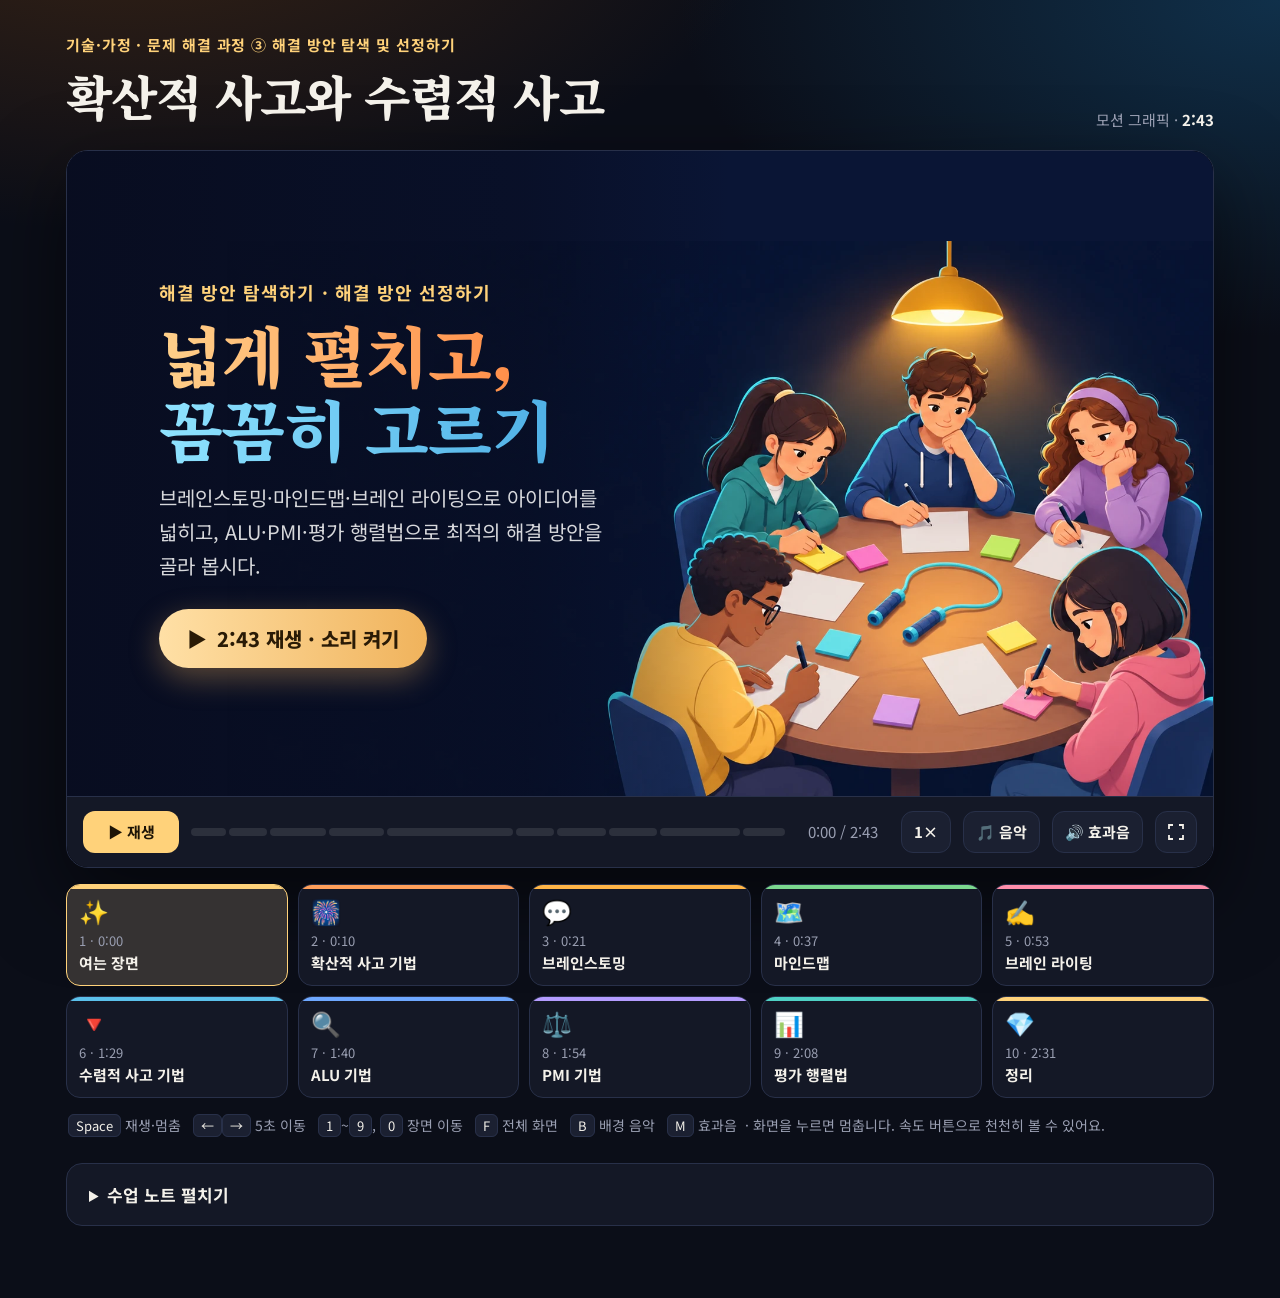
<file: games/thinking-techniques-motion/index.html>
<!doctype html>
<html lang="ko">
<head>
<meta charset="utf-8">
<meta name="viewport" content="width=device-width, initial-scale=1">
<title>확산적 사고와 수렴적 사고</title>
<link rel="preconnect" href="https://fonts.googleapis.com">
<link rel="preconnect" href="https://fonts.gstatic.com" crossorigin>
<link href="https://fonts.googleapis.com/css2?family=Noto+Sans+KR:wght@400;500;600;700;800;900&family=Noto+Serif+KR:wght@600;700;900&family=Gaegu:wght@400;700&display=swap" rel="stylesheet">
<style>
  :root{
    --bg:#0b0e18; --panel:#141826; --panel2:#1b2031; --ink:#f4f1ea; --muted:#9a9fb2; --line:#283049;
    --gold:#ffd27a; --div:#ff9f5a; --conv:#5bc0eb;
  }
  *{box-sizing:border-box}
  html,body{margin:0;background:var(--bg);color:var(--ink);
    font-family:"Noto Sans KR","Apple SD Gothic Neo","Malgun Gothic",sans-serif}
  body{background:radial-gradient(1100px 600px at 10% -10%,#3a2414 0%,transparent 60%),radial-gradient(1000px 560px at 100% 0%,#10304a 0%,transparent 60%),var(--bg)}
  .wrap{max-width:1180px;margin:0 auto;padding:28px 16px 72px}
  .top{display:flex;justify-content:space-between;align-items:flex-end;gap:14px;flex-wrap:wrap;margin:6px 0 20px}
  .kicker{color:var(--gold);font-weight:700;font-size:15px;letter-spacing:.06em;margin-bottom:6px}
  .top h1{font-family:"Noto Serif KR",serif;font-weight:900;font-size:clamp(30px,4.6vw,48px);margin:0;letter-spacing:-.02em}
  .meta{color:var(--muted);font-size:15px}
  .meta b{color:var(--ink)}
  .player{background:#000;border-radius:22px;overflow:hidden;border:1px solid var(--line);box-shadow:0 30px 80px rgba(0,0,0,.55)}
  .stage{position:relative;width:100%;aspect-ratio:16/9;background:#000;cursor:pointer}
  .stage canvas{position:absolute;inset:0;width:100%;height:100%;display:block}
  .poster{position:absolute;inset:0;display:flex;flex-direction:column;justify-content:center;padding:0 8%;
    background:linear-gradient(90deg,rgba(8,12,30,.9) 0%,rgba(8,12,30,.55) 40%,rgba(8,12,30,0) 58%),url(assets/poster-6d2a742e0309f3817807a513.webp) right bottom/86% auto no-repeat,#0a1535;transition:opacity .5s;cursor:default}
  .poster.hide{opacity:0;pointer-events:none}
  .poster .eyebrow{color:var(--gold);font-weight:700;letter-spacing:.06em;font-size:clamp(13px,1.6vw,18px);margin-bottom:12px}
  .poster h2{font-family:"Noto Serif KR",serif;font-weight:900;font-size:clamp(30px,5.4vw,66px);line-height:1.12;margin:0 0 16px;letter-spacing:-.02em}
  .poster h2 .d{background:linear-gradient(90deg,#ffd08a,#ff8f4a);-webkit-background-clip:text;background-clip:text;color:transparent}
  .poster h2 .c{background:linear-gradient(90deg,#8fe3ff,#4fb0e6);-webkit-background-clip:text;background-clip:text;color:transparent}
  .poster p{max-width:460px;color:rgba(255,255,255,.84);font-size:clamp(14px,1.9vw,20px);line-height:1.7;margin:0 0 26px}
  .bigbtn{align-self:flex-start;border:0;border-radius:999px;background:linear-gradient(90deg,#ffe0a6,#f0b35c);color:#2a1b06;
    font:800 clamp(15px,1.9vw,20px) "Noto Sans KR",sans-serif;padding:15px 28px;cursor:pointer;display:flex;gap:10px;align-items:center;
    box-shadow:0 10px 30px rgba(240,179,92,.35)}
  .bigbtn:hover{filter:brightness(1.06)}
  .controls{display:flex;align-items:center;gap:12px;padding:14px 16px;background:var(--panel);border-top:1px solid var(--line)}
  .cbtn{border:1px solid var(--line);background:var(--panel2);color:var(--ink);border-radius:12px;height:42px;min-width:42px;padding:0 12px;
    font:700 15px "Noto Sans KR",sans-serif;cursor:pointer;display:inline-flex;align-items:center;justify-content:center;gap:6px;white-space:nowrap}
  .cbtn:hover{border-color:#4a5372}
  .cbtn.off{opacity:.45}
  .play{background:var(--gold);color:#1d1406;border:0;min-width:96px}
  .bar{position:relative;flex:1;height:30px;cursor:pointer;touch-action:none;display:flex;align-items:center;gap:3px}
  .segm{position:relative;height:8px;border-radius:4px;overflow:hidden;background:rgba(255,255,255,.1)}
  .segm i{position:absolute;left:0;top:0;bottom:0;width:0;border-radius:4px}
  .bar:hover .segm{height:10px}
  .time{font-variant-numeric:tabular-nums;color:var(--muted);font-size:15px;white-space:nowrap;min-width:92px;text-align:center}
  .chapters{display:grid;grid-template-columns:repeat(5,1fr);gap:10px;margin-top:16px}
  .chap{position:relative;border:1px solid var(--line);background:var(--panel);border-radius:14px;padding:14px 12px 12px;text-align:left;cursor:pointer;
    font-family:inherit;color:var(--ink);overflow:hidden;transition:transform .15s,border-color .15s}
  .chap:hover{transform:translateY(-2px)}
  .chap::before{content:"";position:absolute;left:0;right:0;top:0;height:4px;background:var(--c)}
  .chap .ic{font-size:24px;line-height:1}
  .chap small{display:block;color:var(--muted);font-size:13px;margin:8px 0 3px}
  .chap b{font-size:15px;font-weight:700;line-height:1.35;display:block}
  .chap.on{border-color:var(--c);background:color-mix(in srgb,var(--c) 14%,var(--panel))}
  .hint{color:var(--muted);font-size:14px;margin:14px 2px 0;line-height:1.9}
  .hint kbd{font-family:inherit;background:var(--panel2);border:1px solid var(--line);border-radius:6px;padding:1px 7px;color:var(--ink);font-size:13px}
  details{margin-top:24px;background:var(--panel);border:1px solid var(--line);border-radius:16px;padding:4px 22px}
  summary{cursor:pointer;font-weight:700;padding:14px 0;font-size:17px}
  table{width:100%;border-collapse:collapse;font-size:15px;margin:6px 0 16px}
  th,td{border-bottom:1px solid var(--line);padding:11px 8px;text-align:left;vertical-align:top;line-height:1.55}
  th{color:var(--muted);font-weight:600;font-size:14px}
  .dot{display:inline-block;width:11px;height:11px;border-radius:50%;margin-right:7px;vertical-align:middle}
  .tablewrap{overflow-x:auto}
  ol{line-height:1.9;padding-left:22px;font-size:16px}
  .embedded .top{display:none}
  .embedded .wrap{padding-top:16px}
  .player:fullscreen{display:flex;flex-direction:column;justify-content:center;border-radius:0;border:0;width:100vw;height:100vh}
  .player:fullscreen .stage{width:min(100vw,calc((100vh - 72px)*16/9));margin:0 auto}
  @media (max-width:640px){ .controls{flex-wrap:wrap} .bar{order:9;flex-basis:100%} .chapters{grid-template-columns:repeat(2,1fr)} }
</style>
</head>
<body>
<div class="wrap">
  <header class="top">
    <div>
      <div class="kicker">기술·가정 · 문제 해결 과정 ③ 해결 방안 탐색 및 선정하기</div>
      <h1>확산적 사고와 수렴적 사고</h1>
    </div>
    <div class="meta">모션 그래픽 · <b id="durLabel">2:30</b></div>
  </header>

  <div class="player" id="player">
    <div class="stage" id="stage">
      <canvas id="cv"></canvas>
      <div class="poster" id="poster">
        <div class="eyebrow">해결 방안 탐색하기 · 해결 방안 선정하기</div>
        <h2><span class="d">넓게 펼치고,</span><br><span class="c">꼼꼼히 고르기</span></h2>
        <p id="posterText">브레인스토밍·마인드맵·브레인 라이팅으로 아이디어를 넓히고, ALU·PMI·평가 행렬법으로 최적의 해결 방안을 골라 봅시다.</p>
        <button class="bigbtn" id="startBtn">▶ <span id="startLabel">재생 · 소리 켜기</span></button>
      </div>
    </div>
    <div class="controls">
      <button class="cbtn play" id="playBtn">▶ 재생</button>
      <div class="bar" id="bar"></div>
      <span class="time" id="timeLabel">0:00 / 2:30</span>
      <button class="cbtn" id="speedBtn" title="재생 속도">1×</button>
      <button class="cbtn" id="musicBtn" title="배경 음악 (B)">🎵 음악</button>
      <button class="cbtn" id="sfxBtn" title="효과음 (M)">🔊 효과음</button>
      <button class="cbtn" id="fsBtn" title="전체 화면 (F)" aria-label="전체 화면">
        <svg width="16" height="16" viewBox="0 0 16 16" fill="none" stroke="currentColor" stroke-width="1.8"><path d="M1 5V1h4M11 1h4v4M15 11v4h-4M5 15H1v-4"/></svg>
      </button>
    </div>
  </div>

  <div class="chapters" id="chapters"></div>
  <p class="hint"><kbd>Space</kbd> 재생·멈춤 &nbsp; <kbd>←</kbd><kbd>→</kbd> 5초 이동 &nbsp; <kbd>1</kbd>~<kbd>9</kbd>, <kbd>0</kbd> 장면 이동 &nbsp; <kbd>F</kbd> 전체 화면 &nbsp; <kbd>B</kbd> 배경 음악 &nbsp; <kbd>M</kbd> 효과음 &nbsp;· 화면을 누르면 멈춥니다. 속도 버튼으로 천천히 볼 수 있어요.</p>

  <details>
    <summary>수업 노트 펼치기</summary>
    <div class="tablewrap">
    <table>
      <tr><th>단계 · 사고</th><th>기법</th><th>방법</th></tr>
      <tr><td rowspan="3"><span class="dot" style="background:#ff9f5a"></span>해결 방안 탐색하기<br><b>확산적 사고</b><br><small>많은 해결 방안을 생각해 냄</small></td><td>브레인스토밍</td><td>짧은 시간에 집중적으로 토의하여 많은 해결 방안을 만든다.</td></tr>
      <tr><td>마인드맵</td><td>마음속에 지도를 그리듯 생각을 뻗어 나가며 해결 방안을 만든다.</td></tr>
      <tr><td>브레인 라이팅</td><td>침묵을 유지하며 여러 사람이 협력하여 해결 방안을 창출한다. (6명 · 5분 · 각자 3개 → 옆 사람에게 전달하며 반복)</td></tr>
      <tr><td rowspan="3"><span class="dot" style="background:#5bc0eb"></span>해결 방안 선정하기<br><b>수렴적 사고</b><br><small>분석·평가하여 최적의 대안을 찾음</small></td><td>ALU 기법</td><td>강점(Advantage), 약점(Limitation), 독특한 특성(Unique qualities)을 평가한다.</td></tr>
      <tr><td>PMI 기법</td><td>장점(Plus), 단점(Minus), 흥미로운 점(Interesting)을 평가한다.</td></tr>
      <tr><td>평가 행렬법</td><td>미리 정해 놓은 기준에 따라 체계적으로 평가하고, 최적의 해결 방안을 발전시켜 최종 해결 방안을 만든다.</td></tr>
    </table>
    </div>
    <b>생각해 볼 질문</b>
    <ol>
      <li>브레인스토밍과 브레인 라이팅은 어떤 점이 같고, 어떤 점이 다른가요?</li>
      <li>ALU 기법과 PMI 기법에서 세 번째 글자(U, I)는 각각 무엇을 살펴보나요?</li>
      <li>우리 모둠의 문제를 평가 행렬법으로 평가한다면 어떤 평가 기준을 정하면 좋을까요?</li>
    </ol>
  </details>
</div>

<script>
(()=>{
try{if(window.self!==window.top)document.body.classList.add('embedded');}catch(e){document.body.classList.add('embedded');}
/* ============================================================
   기본 도구
   ============================================================ */
const W=1280,H=720;
try{document.fonts.load('700 24px Gaegu','줄넘기 아이디어 공기 저항');document.fonts.load('900 40px "Noto Serif KR"');}catch(e){}
const cv=document.getElementById('cv'),mainCtx=cv.getContext('2d');
const buf=document.createElement('canvas'),bufCtx=buf.getContext('2d');
let ctx=mainCtx;
const SANS='"Noto Sans KR","Apple SD Gothic Neo","Malgun Gothic",sans-serif';
const SERIF='"Noto Serif KR","Batang",serif';
const HAND='"Gaegu","Nanum Pen Script","Noto Sans KR",cursive';
const EMOJI='"Segoe UI Emoji","Apple Color Emoji","Noto Color Emoji",sans-serif';
const PI=Math.PI,TAU=PI*2;
const clamp=(v,a=0,b=1)=>Math.max(a,Math.min(b,v));
const seg=(t,a,b)=>clamp((t-a)/(b-a));
const lerp=(a,b,k)=>a+(b-a)*k;
const eo=x=>1-Math.pow(1-x,3);
const ei=x=>x*x*x;
const eio=x=>x<.5?4*x*x*x:1-Math.pow(-2*x+2,3)/2;
const eback=x=>{if(x<=0)return 0;if(x>=1)return 1;const c1=1.70158,c3=c1+1;return 1+c3*Math.pow(x-1,3)+c1*Math.pow(x-1,2);};
const rnd=i=>{const s=Math.sin(i*12.9898+78.233)*43758.5453;return s-Math.floor(s);};

const C={div:'#ff9f5a',bs:'#ffb547',mm:'#7bd88f',bw:'#ff8fab',conv:'#5bc0eb',alu:'#6ea8ff',pmi:'#b49cff',mx:'#4fd1c5',gold:'#ffd27a'};
const NOTE_COL=['#ffe58a','#ffc9a3','#c8f0a8','#a9e4ff','#f9c2e0','#d9ccff'];

function rr(x,y,w,h,r){ctx.beginPath();ctx.roundRect(x,y,w,h,r);}
function circle(x,y,r){ctx.beginPath();ctx.arc(x,y,Math.max(0,r),0,TAU);}
function line(x1,y1,x2,y2,c,w){ctx.beginPath();ctx.moveTo(x1,y1);ctx.lineTo(x2,y2);ctx.strokeStyle=c;ctx.lineWidth=w;ctx.lineCap='round';ctx.stroke();}
function txt(s,x,y,o={}){ctx.save();ctx.globalAlpha*=(o.a??1);ctx.font=`${o.w||500} ${o.s||24}px ${o.f||SANS}`;
  ctx.fillStyle=o.c||'#fff';ctx.textAlign=o.al||'left';ctx.textBaseline=o.bl||'alphabetic';
  if(o.sh){ctx.shadowColor='rgba(0,0,0,.55)';ctx.shadowBlur=o.sh;ctx.shadowOffsetY=2;}
  ctx.fillText(s,x,y);ctx.restore();}
function emoji(s,x,y,size,a=1){txt(s,x,y,{s:size,f:EMOJI,al:'center',bl:'middle',a});}
function wrap(s,maxW,font){ctx.save();ctx.font=font;const lines=[];let cur='';
  for(const w of s.split(' ')){const t=cur?cur+' '+w:w;if(ctx.measureText(t).width>maxW&&cur){lines.push(cur);cur=w;}else cur=t;}
  if(cur)lines.push(cur);ctx.restore();return lines;}
function para(s,x,y,maxW,lh,o={}){
  const font=`${o.w||400} ${o.s||20}px ${o.f||SANS}`,lines=wrap(s,maxW,font);
  if(o.draw!==false){ctx.save();ctx.font=font;ctx.globalAlpha*=(o.a??1);ctx.fillStyle=o.c||'#fff';ctx.textAlign=o.al||'left';ctx.textBaseline=o.bl||'alphabetic';
    if(o.sh){ctx.shadowColor='rgba(0,0,0,.5)';ctx.shadowBlur=o.sh;}
    lines.forEach((l,i)=>ctx.fillText(l,x,y+i*lh));ctx.restore();}
  return lines.length;
}
function glass(x,y,w,h,o={}){
  ctx.save();ctx.globalAlpha*=(o.a??1);
  rr(x,y,w,h,o.r??20);ctx.fillStyle=o.fill||'rgba(14,18,32,.72)';ctx.shadowColor='rgba(0,0,0,.4)';ctx.shadowBlur=30;ctx.shadowOffsetY=8;ctx.fill();
  ctx.shadowColor='transparent';ctx.strokeStyle=o.stroke||'rgba(255,255,255,.12)';ctx.lineWidth=1.5;ctx.stroke();
  if(o.accent){ctx.save();rr(x,y,w,h,o.r??20);ctx.clip();ctx.fillStyle=o.accent;ctx.fillRect(x,y,w,5);ctx.restore();}
  ctx.restore();
}
function chip(x,y,label,accent,o={}){
  ctx.save();ctx.globalAlpha*=(o.a??1);ctx.font=`${o.w||700} ${o.s||20}px ${SANS},${EMOJI}`;
  const tw=ctx.measureText(label).width,w=tw+(o.px??30),h=o.h||40,lx=o.al==='left'?x:x-w/2;
  rr(lx,y-h/2,w,h,h/2);ctx.fillStyle=o.fill||'rgba(12,15,26,.82)';ctx.fill();ctx.strokeStyle=accent;ctx.lineWidth=2;ctx.stroke();
  txt(label,lx+w/2,y+(o.s||20)*.36,{s:o.s||20,w:o.w||700,al:'center',c:o.c||'#fff',f:SANS+','+EMOJI});ctx.restore();return w;
}
function pop(lt,t0,d=.45){return eback(seg(lt,t0,t0+d));}
function scaled(x,y,k,fn){if(k<=0)return;ctx.save();ctx.globalAlpha*=clamp(k*1.4);ctx.translate(x,y);ctx.scale(k,k);ctx.translate(-x,-y);fn();ctx.restore();}
function header(lt,tag,title,accent,sub){
  const k=eo(seg(lt,.15,1));if(k<=0)return;
  ctx.save();ctx.globalAlpha*=k;ctx.translate((1-k)*-30,0);
  ctx.font=`800 20px ${SANS}`;const tw=ctx.measureText(tag).width;
  rr(56,40,tw+34,40,20);ctx.fillStyle=accent;ctx.fill();
  txt(tag,73,67,{s:20,w:800,c:'#121522'});
  txt(title,54,144,{s:56,w:900,f:SERIF,sh:16});
  ctx.restore();
  if(sub){const k2=eo(seg(lt,.7,1.5));txt(sub,56+(1-k2)*20,194,{s:24,w:600,c:'rgba(255,255,255,.86)',a:k2,sh:8});}
}
function bulletList(lt,items,x,y,maxW,accent,o={}){
  const s=o.s||24,lh=o.lh||35,gap=o.gap??22;
  let active=-1;items.forEach((it,i)=>{if(lt>=it[0])active=i;});
  let cy=y;
  items.forEach((it,i)=>{
    const n=para(it[1],x+48,cy,maxW-48,lh,{s,w:700,draw:false});
    const k=eo(seg(lt,it[0],it[0]+.7));
    if(k>0){
      ctx.save();ctx.globalAlpha*=k;ctx.translate((1-k)*26,0);
      const on=o.allOn||i===active;
      circle(x+17,cy-s*.36,17);ctx.fillStyle=on?accent:'rgba(255,255,255,.18)';ctx.fill();
      txt(String(i+1),x+17,cy-s*.36+6.5,{s:18,w:800,c:on?'#121522':'#fff',al:'center'});
      para(it[1],x+48,cy,maxW-48,lh,{s,w:on?700:500,c:on?'#fff':'rgba(255,255,255,.66)'});
      ctx.restore();
    }
    cy+=n*lh+gap;
  });
  return active;
}
/* 배경 */
function bg(lt,mode){
  const g=ctx.createLinearGradient(0,0,0,H);g.addColorStop(0,'#141a2e');g.addColorStop(1,'#0a0d17');ctx.fillStyle=g;ctx.fillRect(0,0,W,H);
  const gl=(x,y,r,c,a)=>{const rg=ctx.createRadialGradient(x,y,0,x,y,r);rg.addColorStop(0,`rgba(${c},${a})`);rg.addColorStop(1,`rgba(${c},0)`);ctx.fillStyle=rg;ctx.fillRect(0,0,W,H);};
  const wv=Math.sin(lt*.4)*30;
  if(mode!=='cool')gl(180+wv,60,620,'255,140,60',mode==='mix'?.16:.2);
  if(mode!=='warm')gl(1120-wv,80,640,'60,170,230',mode==='mix'?.16:.2);
  if(mode==='warm')gl(1150,700,500,'255,90,140',.08);
  if(mode==='cool')gl(150,700,500,'120,110,255',.09);
  ctx.save();ctx.fillStyle='rgba(255,255,255,.07)';const off=(lt*6)%40;
  for(let x=-40;x<W+40;x+=40)for(let y=0;y<H+40;y+=40){ctx.fillRect(x+off,y-off*.5,2,2);}
  ctx.restore();
}
/* 포스트잇 */
function sticky(cx,cy,w,h,text,col,rot,k,o={}){
  if(k<=0)return;ctx.save();ctx.translate(cx,cy);ctx.rotate(rot);ctx.scale(k,k);ctx.globalAlpha*=clamp(k*1.6)*(o.a??1);
  ctx.shadowColor='rgba(0,0,0,.38)';ctx.shadowBlur=14;ctx.shadowOffsetY=6;ctx.fillStyle=col;ctx.fillRect(-w/2,-h/2,w,h);ctx.shadowColor='transparent';
  ctx.fillStyle='rgba(0,0,0,.07)';ctx.fillRect(-w/2,-h/2,w,9);
  ctx.beginPath();ctx.moveTo(w/2-14,h/2);ctx.lineTo(w/2,h/2-14);ctx.lineTo(w/2,h/2);ctx.closePath();ctx.fillStyle='rgba(0,0,0,.12)';ctx.fill();
  const fs=o.fs||22,font=`700 ${fs}px ${HAND}`,lines=wrap(text,w-14,font),lh=fs*1.02;
  ctx.font=font;ctx.fillStyle='#2b2116';ctx.textAlign='center';ctx.textBaseline='middle';
  lines.forEach((l,i)=>ctx.fillText(l,0,4+(i-(lines.length-1)/2)*lh));
  ctx.restore();
}
/* 말풍선 */
function bubble(x,y,text,k,col){
  if(k<=0)return;ctx.save();ctx.globalAlpha*=clamp(k*1.5);ctx.translate(x,y);ctx.scale(k,k);
  ctx.font=`800 23px ${SANS}`;const tw=ctx.measureText(text).width,w=tw+40,h=56;
  ctx.shadowColor='rgba(0,0,0,.35)';ctx.shadowBlur=16;ctx.shadowOffsetY=5;
  rr(-w/2,-h-18,w,h,22);ctx.fillStyle='#fffaf0';ctx.fill();
  ctx.beginPath();ctx.moveTo(-12,-20);ctx.lineTo(0,0);ctx.lineTo(10,-20);ctx.closePath();ctx.fill();ctx.shadowColor='transparent';
  rr(-w/2,-h-18,w,h,22);ctx.strokeStyle=col;ctx.lineWidth=3;ctx.stroke();
  txt(text,0,-h/2-18+8,{s:23,w:800,c:'#26201a',al:'center'});
  ctx.restore();
}
/* 사람(정면) */
function person(x,y,s,shirt,hair,o={}){
  ctx.save();ctx.translate(x,y+(o.bob||0));ctx.scale(s,s);
  ctx.save();ctx.fillStyle='rgba(0,0,0,.25)';ctx.beginPath();ctx.ellipse(0,16,46,8,0,0,TAU);ctx.fill();ctx.restore();
  rr(-42,-80,84,98,36);ctx.fillStyle=shirt;ctx.fill();
  ctx.save();rr(-42,-80,84,98,36);ctx.clip();ctx.fillStyle='rgba(255,255,255,.12)';ctx.fillRect(-42,-80,30,98);ctx.restore();
  ctx.beginPath();ctx.moveTo(-13,-80);ctx.lineTo(0,-64);ctx.lineTo(13,-80);ctx.closePath();ctx.fillStyle='rgba(255,255,255,.35)';ctx.fill();
  rr(-8,-92,16,16,4);ctx.fillStyle='#e7b98f';ctx.fill();
  circle(0,-112,32);ctx.fillStyle='#f6d0aa';ctx.fill();
  ctx.beginPath();ctx.arc(0,-114,34,PI*1.02,PI*1.98);ctx.quadraticCurveTo(14,-128,-4,-124);ctx.quadraticCurveTo(-22,-120,-33,-108);ctx.closePath();ctx.fillStyle=hair;ctx.fill();
  if(o.long){rr(-36,-122,12,44,6);ctx.fill();rr(24,-122,12,44,6);ctx.fill();}
  const lx=o.look||0,bl=o.blink?.15:1;
  ctx.fillStyle='#2b2116';
  [-11,11].forEach(ex=>{ctx.beginPath();ctx.ellipse(ex+lx,-110,3.8,3.8*bl,0,0,TAU);ctx.fill();});
  ctx.fillStyle='rgba(255,120,120,.28)';circle(-19,-99,6);ctx.fill();circle(19,-99,6);ctx.fill();
  if(o.talk>0){ctx.beginPath();ctx.ellipse(lx*.5,-95,6.5,2+o.talk*6,0,0,TAU);ctx.fillStyle='#8a3434';ctx.fill();}
  else{ctx.beginPath();ctx.arc(lx*.5,-99,7,.18*PI,.82*PI);ctx.strokeStyle='#5a3424';ctx.lineWidth=2.6;ctx.lineCap='round';ctx.stroke();}
  if(o.hand){ctx.save();ctx.translate(30,-64);ctx.rotate(-.5+Math.sin(o.hand)*.15);rr(-9,-58,18,60,9);ctx.fillStyle=shirt;ctx.fill();circle(0,-60,11);ctx.fillStyle='#f6d0aa';ctx.fill();ctx.restore();}
  ctx.restore();
}
/* 사람(위에서) — 얼굴 방향이 (x,y)→중심 */
function topPerson(x,y,ang,shirt,hair,wr){
  ctx.save();ctx.translate(x,y);ctx.rotate(ang);
  ctx.fillStyle='rgba(0,0,0,.25)';ctx.beginPath();ctx.ellipse(3,6,42,24,0,0,TAU);ctx.fill();
  ctx.beginPath();ctx.ellipse(0,4,40,22,0,0,TAU);ctx.fillStyle=shirt;ctx.fill();
  const wig=wr?Math.sin(wr*30)*3:0;
  rr(-34,-30,14,32,7);ctx.fill();rr(20+wig*.3,-34,14,34,7);ctx.fill();
  circle(-27,-32,8);ctx.fillStyle='#f6d0aa';ctx.fill();circle(27+wig,-36,8);ctx.fill();
  if(wr){line(27+wig,-36,31+wig,-50,'#ffcf4a',4);}
  circle(0,-2,20);ctx.fillStyle=hair;ctx.fill();
  ctx.beginPath();ctx.ellipse(0,-17,9,5,0,0,TAU);ctx.fillStyle='#f6d0aa';ctx.fill();
  ctx.restore();
}
function star(x,y,r,col,glow){ctx.save();ctx.beginPath();for(let i=0;i<10;i++){const a=-PI/2+i*PI/5,rad=i%2?r*.45:r;ctx.lineTo(x+Math.cos(a)*rad,y+Math.sin(a)*rad);}ctx.closePath();
  if(glow){ctx.shadowColor=col;ctx.shadowBlur=glow;}ctx.fillStyle=col;ctx.fill();ctx.restore();}
function sparkles(x,y,lt,t0,col,n=10,R=90){const p=seg(lt,t0,t0+1.2);if(p<=0||p>=1)return;for(let i=0;i<n;i++){const a=i/n*TAU+rnd(i)*.5,d=eo(p)*R*(.6+rnd(i+9)*.5);
  ctx.save();ctx.globalAlpha*=1-p;star(x+Math.cos(a)*d,y+Math.sin(a)*d,5+rnd(i+3)*5,col);ctx.restore();}}
function arrowHead(x,y,ang,size,col){ctx.save();ctx.translate(x,y);ctx.rotate(ang);ctx.beginPath();ctx.moveTo(0,0);ctx.lineTo(-size,-size*.6);ctx.lineTo(-size,size*.6);ctx.closePath();ctx.fillStyle=col;ctx.fill();ctx.restore();}

const IDEAS=['줄을 더 가볍게!','손잡이에 횟수 표시','빛나는 줄','기계가 돌려 주면?','줄 없이 넘기','음악에 맞춘 속도','접는 손잡이','발에 줄 묶기','공 달린 줄','미끄럼 방지 신발','짧은 줄 두 개','바람 저항 줄이기'];

/* ============================================================
   1. 여는 장면
   ============================================================ */
const DOTS=Array.from({length:13},(_,i)=>({x:640+(rnd(i+1)-.5)*90,y:292+i*(356/12)}));
const KEEP=[1,4,6,9,11];
function drawIntro(lt,dur){
  bg(lt,'mix');
  const e=eo(seg(lt,.2,1));
  txt('문제 해결 과정  ③ 해결 방안 탐색 및 선정하기',W/2,112,{s:24,w:700,c:C.gold,al:'center',a:e});
  const k=eo(seg(lt,.5,1.4));
  txt('생각을 넓히고, 다시 좁히기',W/2,190+(1-k)*20,{s:64,w:900,f:SERIF,al:'center',a:k,sh:20});
  const L=[220,470],R=[1060,470];
  // 확산 선
  DOTS.forEach((d,i)=>{const st=1.8+i*.08,p=eo(seg(lt,st,st+.9));if(p<=0)return;
    const fade=KEEP.includes(i)?1:lerp(1,.25,seg(lt,4.6,5.3));
    ctx.save();ctx.globalAlpha*=.75*fade;ctx.beginPath();ctx.moveTo(L[0],L[1]);
    const cx=430,cy=lerp(470,d.y,.7);const N=24;for(let j=1;j<=N*p;j++){const u=j/N,a=(1-u)*(1-u),b=2*(1-u)*u,c=u*u;ctx.lineTo(a*L[0]+b*cx+c*d.x,a*L[1]+b*cy+c*d.y);}
    ctx.strokeStyle=C.div;ctx.lineWidth=3;ctx.stroke();ctx.restore();});
  // 수렴 선
  KEEP.forEach((i,j)=>{const d=DOTS[i],st=5+j*.15,p=eo(seg(lt,st,st+.9));if(p<=0)return;
    ctx.save();ctx.globalAlpha*=.85;ctx.beginPath();ctx.moveTo(d.x,d.y);const cx=850,cy=lerp(d.y,470,.3);const N=24;
    for(let q=1;q<=N*p;q++){const u=q/N,a=(1-u)*(1-u),b=2*(1-u)*u,c=u*u;ctx.lineTo(a*d.x+b*cx+c*R[0],a*d.y+b*cy+c*R[1]);}
    ctx.strokeStyle=C.conv;ctx.lineWidth=3.5;ctx.stroke();ctx.restore();});
  DOTS.forEach((d,i)=>{const kk=pop(lt,2.6+i*.08,.4);if(kk<=0)return;const keep=KEEP.includes(i),fade=keep?1:lerp(1,.3,seg(lt,4.6,5.3));
    const col=keep&&lt>5?C.conv:C.div;ctx.save();ctx.globalAlpha*=fade;ctx.shadowColor=col;ctx.shadowBlur=16;circle(d.x,d.y,11*kk);ctx.fillStyle=col;ctx.fill();ctx.restore();});
  scaled(L[0],L[1],pop(lt,1.2),()=>{circle(L[0],L[1],46);ctx.fillStyle='#fff6e8';ctx.shadowColor='rgba(255,255,255,.4)';ctx.shadowBlur=20;ctx.fill();ctx.shadowBlur=0;
    txt('문제',L[0],L[1]+9,{s:26,w:900,c:'#2a1d10',al:'center'});});
  scaled(R[0],R[1],pop(lt,6.3,.6),()=>{star(R[0],R[1],52,C.gold,30);});
  txt('최적의 해결 방안',R[0],R[1]+92,{s:24,w:800,al:'center',c:C.gold,a:eo(seg(lt,6.6,7.3))});
  const a1=eo(seg(lt,2.8,3.6)),a2=eo(seg(lt,5.4,6.2));
  txt('확산적 사고',430,300+(1-a1)*14,{s:32,w:900,al:'center',c:C.div,a:a1,sh:10});
  txt('해결 방안 탐색하기',430,336,{s:22,w:600,al:'center',c:'rgba(255,255,255,.82)',a:a1});
  txt('수렴적 사고',850,300+(1-a2)*14,{s:32,w:900,al:'center',c:C.conv,a:a2,sh:10});
  txt('해결 방안 선정하기',850,336,{s:22,w:600,al:'center',c:'rgba(255,255,255,.82)',a:a2});
  const a3=eo(seg(lt,7.6,8.4));
  txt('많이 떠올리는 힘  +  잘 고르는 힘',W/2,684+(1-a3)*12,{s:30,w:800,al:'center',a:a3,sh:12});
}

/* ============================================================
   2. 확산적 사고 기법 소개
   ============================================================ */
function drawDivIntro(lt,dur){
  bg(lt,'warm');
  header(lt,'③-1 해결 방안 탐색하기',`확산적 사고 기법`,C.div);
  const ck=eo(seg(lt,.9,1.6));
  glass(56,232,480,286,{a:ck,accent:C.div});
  if(ck>0){ctx.save();ctx.globalAlpha*=ck;
    para('문제를 효과적으로 해결하려면 가능한 한 모든 해결 방안을 탐색해야 해요.',84,288,430,38,{s:25,w:600});
    const k2=eo(seg(lt,2.6,3.4));
    para('→ 많은 해결 방안을 생각해 내는 확산적 사고 기법을 활용합니다.',84,410,430,38,{s:25,w:800,c:'#ffc08a',a:k2});
    ctx.restore();}
  [['💬  브레인스토밍',C.bs],['🗺️  마인드맵',C.mm],['✍️  브레인 라이팅',C.bw]].forEach((c,i)=>{
    const k=eo(seg(lt,7+i*.45,7.6+i*.45));if(k>0)chip(56+(1-k)*-20,566+i*58,c[0],c[1],{s:24,h:48,al:'left',a:k,px:36});});
  const X=880,Y=430;
  IDEAS.forEach((s,i)=>{const a=-PI/2+i*TAU/12+.12,tx=X+Math.cos(a)*300,ty=Y+Math.sin(a)*218;
    const p=eo(seg(lt,2.2+i*.3,3+i*.3));if(p<=0)return;
    const x=lerp(X,tx,p),y=lerp(Y,ty,p)+Math.sin(lt*1.6+i)*3*p;
    ctx.save();ctx.setLineDash([6,8]);ctx.globalAlpha*=.4*p;line(X,Y,x,y,C.div,2);ctx.restore();
    sticky(x,y,150,62,s,NOTE_COL[i%6],(rnd(i)-.5)*.16,eback(seg(lt,2.2+i*.3,2.8+i*.3)),{fs:21});});
  scaled(X,Y,pop(lt,.8,.6),()=>{rr(X-170,Y-52,340,104,24);ctx.fillStyle='#fff6e8';ctx.shadowColor='rgba(255,160,90,.55)';ctx.shadowBlur=30;ctx.fill();ctx.shadowBlur=0;
    txt('문제',X,Y-20,{s:18,w:800,c:'#c0602a',al:'center'});
    txt('더 쉽고 안전한 줄넘기를',X,Y+10,{s:25,w:900,c:'#2a1d10',al:'center'});
    txt('만들려면?',X,Y+40,{s:25,w:900,c:'#2a1d10',al:'center'});});
  const n=IDEAS.filter((_,i)=>lt>2.2+i*.3).length;
  if(n>0)chip(1160,110,`아이디어 ${n}개`,C.div,{s:22,h:46,a:eo(seg(lt,2.2,2.8))});
}

/* ============================================================
   3. 브레인스토밍
   ============================================================ */
const BS_X=[130,270,410,550,690],BS_SH=['#e9685a','#4f8fe0','#f2b33d','#59b37a','#a77be0'],BS_HAIR=['#3a2618','#1d1d26','#5a3a22','#2a1a14','#402a1c'];
const BS_ORDER=[0,2,4,1,3,0,2,4,1,3,0,2],BS_T=i=>2+i*.95;
const BS_SLOT=i=>({x:893+(i%3)*127,y:332+Math.floor(i/3)*90});
function drawBrainstorm(lt,dur){
  bg(lt,'warm');
  header(lt,'탐색 기법 ①','브레인스토밍',C.bs,'짧은 시간에 집중적으로 토의하여 많은 해결 방안을 만드는 기법');
  // 화이트보드
  const bk=eo(seg(lt,.8,1.5));
  ctx.save();ctx.globalAlpha*=bk;ctx.translate((1-bk)*40,0);
  rr(812,232,410,446,18);ctx.fillStyle='#4a3a2c';ctx.fill();rr(822,242,390,426,12);ctx.fillStyle='#f7f4ec';ctx.fill();
  txt('💡 아이디어 보드',840,280,{s:22,w:800,c:'#3a2c20',f:SANS+','+EMOJI});
  const n=IDEAS.filter((_,i)=>lt>BS_T(i)+2).length;
  txt(`${n}개`,1192,280,{s:24,w:900,c:'#d9822b',al:'right'});
  ctx.restore();
  // 타이머
  const tk=eo(seg(lt,1,1.6));
  if(tk>0){const p=seg(lt,2,14),cx=1188,cy=112;ctx.save();ctx.globalAlpha*=tk;
    circle(cx,cy,40);ctx.fillStyle='rgba(12,15,26,.85)';ctx.fill();ctx.lineWidth=7;ctx.strokeStyle='rgba(255,255,255,.12)';ctx.stroke();
    ctx.beginPath();ctx.arc(cx,cy,40,-PI/2,-PI/2+TAU*(1-p));ctx.strokeStyle=C.bs;ctx.lineCap='round';ctx.stroke();
    const rem=Math.ceil(600*(1-p));txt(`${Math.floor(rem/60)}:${String(rem%60).padStart(2,'0')}`,cx,cy+8,{s:21,w:800,al:'center'});
    txt('집중 토의 시간',cx-56,cy+8,{s:20,w:700,al:'right',c:'rgba(255,255,255,.8)'});ctx.restore();}
  // 사람들
  const pk=eo(seg(lt,.6,1.4));
  ctx.save();ctx.globalAlpha*=pk;ctx.translate(0,(1-pk)*30);
  BS_X.forEach((x,i)=>{
    let talk=0,bob=0;IDEAS.forEach((_,j)=>{if(BS_ORDER[j]===i){const s=lt-BS_T(j);if(s>-.1&&s<1.3){talk=Math.abs(Math.sin(lt*18+i));bob=-Math.sin(clamp(s/.3)*PI)*8;}}});
    const blink=((lt+i*.7)%3.4)<.12;
    person(x,580+bob+Math.sin(lt*2+i)*1.5,1.02,BS_SH[i],BS_HAIR[i],{talk,blink,look:i<2?3:i>2?-3:0,long:i===1||i===4});
  });
  rr(66,574,700,30,10);ctx.fillStyle='#9a6a46';ctx.fill();rr(66,574,700,9,6);ctx.fillStyle='#b98660';ctx.fill();
  rr(100,604,16,46,4);ctx.fillStyle='#6e4a30';ctx.fill();rr(716,604,16,46,4);ctx.fill();
  ctx.restore();
  // 말풍선 → 포스트잇
  IDEAS.forEach((s,j)=>{const t0=BS_T(j),i=BS_ORDER[j],bx=BS_X[i],by=432;
    const inK=eback(seg(lt,t0,t0+.3)),outK=1-eo(seg(lt,t0+1.4,t0+1.7));
    if(lt<t0+1.7)bubble(bx,by,s,inK*outK,BS_SH[i]);
    const f=eio(seg(lt,t0+1.4,t0+2)),sl=BS_SLOT(j);if(f<=0)return;
    const x=lerp(bx,sl.x,f),y=lerp(by-46,sl.y,f)-Math.sin(f*PI)*60;
    sticky(x,y,118,82,s,NOTE_COL[j%6],(rnd(j+4)-.5)*.12*f,lerp(.6,1,f),{fs:24});});
  // 규칙
  [['많이 낼수록 좋아요',C.bs],['자유롭게 말해요',C.bs],['평가는 나중에',C.bs]].forEach((c,i)=>{const k=eo(seg(lt,13.4+i*.35,14+i*.35));
    if(k>0)chip(175+i*240,680,c[0],c[1],{s:21,h:42,a:k});});
}

/* ============================================================
   4. 마인드맵
   ============================================================ */
const MM_C=[640,470];
const MM_MAIN=[['줄',380,360,'#ffb547'],['손잡이',900,360,'#5bc0eb'],['넘는 방법',900,585,'#ff8fab'],['안전',380,585,'#b49cff']];
const MM_SUB=[[0,'가벼운 소재',150,300],[0,'짧은 줄',150,410],[1,'자동 회전',1130,300],[1,'횟수 표시',1130,410],
  [2,'발에 줄 묶기',1130,540],[2,'줄 없는 줄넘기',1130,650],[3,'부드러운 공',150,540],[3,'미끄럼 방지',150,650]];
function branch(x1,y1,x2,y2,p,w1,w2,col){
  if(p<=0)return;const N=32,mx=(x1+x2)/2;ctx.strokeStyle=col;ctx.lineCap='round';
  let px=x1,py=y1;for(let j=1;j<=N*p;j++){const u=j/N,a=Math.pow(1-u,3),b=3*Math.pow(1-u,2)*u,c=3*(1-u)*u*u,d=u*u*u;
    const x=a*x1+b*mx+c*mx+d*x2,y=a*y1+b*y1+c*y2+d*y2;ctx.beginPath();ctx.moveTo(px,py);ctx.lineTo(x,y);ctx.lineWidth=lerp(w1,w2,u);ctx.stroke();px=x;py=y;}
}
function pill(x,y,label,col,k,o={}){if(k<=0)return;scaled(x,y,k,()=>{ctx.font=`${o.w||800} ${o.s||22}px ${SANS}`;const w=ctx.measureText(label).width+(o.px||34),h=o.h||46;
  rr(x-w/2,y-h/2,w,h,h/2);ctx.fillStyle=o.fill||col;if(o.glow){ctx.shadowColor=col;ctx.shadowBlur=o.glow;}ctx.fill();ctx.shadowBlur=0;
  if(o.fill){ctx.strokeStyle=col;ctx.lineWidth=2.5;ctx.stroke();}
  txt(label,x,y+(o.s||22)*.36,{s:o.s||22,w:o.w||800,al:'center',c:o.c||'#17131f'});});}
function drawMindmap(lt,dur){
  bg(lt,'warm');
  header(lt,'탐색 기법 ②','마인드맵',C.mm,'마음속에 지도를 그리듯 생각을 뻗어 나가며 해결 방안을 만드는 기법');
  const sw=(i)=>[Math.sin(lt*.9+i)*3,Math.cos(lt*.8+i*1.7)*3];
  MM_MAIN.forEach((m,i)=>{const p=eio(seg(lt,2.3+i*.8,3.1+i*.8));const o=sw(i);branch(MM_C[0],MM_C[1],m[1]+o[0],m[2]+o[1],p,16,8,m[3]);});
  MM_SUB.forEach((s,i)=>{const m=MM_MAIN[s[0]],t0=6.4+i*.65,p=eio(seg(lt,t0,t0+.6));const o=sw(s[0]),o2=sw(i+5);
    ctx.save();ctx.globalAlpha*=.9;branch(m[1]+o[0],m[2]+o[1],s[2]+o2[0],s[3]+o2[1],p,7,3,m[3]);ctx.restore();});
  const hi=eo(seg(lt,12.4,13.2));
  MM_SUB.forEach((s,i)=>{const m=MM_MAIN[s[0]],t0=6.4+i*.65,o2=sw(i+5);const isHi=(i===2||i===5);
    pill(s[2]+o2[0],s[3]+o2[1],s[1],m[3],pop(lt,t0+.45,.45),{fill:isHi&&hi>0?'rgba(255,246,220,.98)':'rgba(16,20,34,.92)',c:isHi&&hi>0?'#2a1d10':'#fff',s:22,w:700,glow:isHi?hi*28:0});
    if(isHi&&hi>0){star(s[2]+o2[0]+(i===5?96:76),s[3]+o2[1]-22,14*hi,C.gold,12);}});
  MM_MAIN.forEach((m,i)=>{const o=sw(i);pill(m[1]+o[0],m[2]+o[1],m[0],m[3],pop(lt,2.9+i*.8,.5),{s:26,h:54,px:44,w:900});});
  scaled(MM_C[0],MM_C[1],pop(lt,1.3,.6),()=>{ctx.beginPath();ctx.ellipse(MM_C[0],MM_C[1],124,56,0,0,TAU);ctx.fillStyle=C.mm;ctx.shadowColor=C.mm;ctx.shadowBlur=36;ctx.fill();ctx.shadowBlur=0;
    txt('줄넘기 개선',MM_C[0],MM_C[1]+11,{s:30,w:900,c:'#10261a',al:'center'});});
  if(hi>0)chip(W/2,262,'⭐ 가지를 뻗을수록 새로운 해결 방안이!',C.gold,{s:22,h:46,a:hi});
}

/* ============================================================
   5. 브레인 라이팅
   ============================================================ */
const BW_T=[330,456],BW_R0=2.4,BW_RD=1.75,BW_RW=1.15;
const BW_SH=['#e9685a','#4f8fe0','#f2b33d','#59b37a','#a77be0','#ef7fb0'],BW_HAIR=['#3a2618','#1d1d26','#5a3a22','#2a1a14','#402a1c','#2d2024'];
function bwPasses(lt){let P=0;for(let r=0;r<5;r++){const s=BW_R0+r*BW_RD+BW_RW;P+=eio(seg(lt,s,BW_R0+(r+1)*BW_RD));}return P;}
/* 확대해서 보는 활동지 */
const BWZ={x:60,y:232,lw:140,cw:220,hh:46,rh:124};
const BWZ_ROWS=[
  {name:'지우',ink:'#c23a3a',t:15.3,gap:.7,cells:[['줄을 가볍게 만든다',null],['손잡이에 횟수를 표시한다',null],['줄을 짧게 한다',null]]},
  {name:'민준',ink:'#2456c8',t:18.5,gap:1.4,cells:[['공기 저항이 적은 소재로 바꾼다','up'],['줄넘기 횟수를 소리로 알려 준다','up'],['줄 끝에 가벼운 공을 매단다','new']]},
  {name:'서연',ink:'#1d7f47',t:23.4,gap:1.4,cells:[['빛나는 소재로 밤에도 안전하게','up'],['횟수를 앱에 기록해 친구와 겨루기','up'],['공이 한 바퀴 돌 때마다 횟수를 센다','mix']]}];
const BWZ_TAG={up:['⬆ 개선·수정','#e8772a'],new:['✨ 새 아이디어','#21a56b'],mix:['🔗 조합','#8b5fd6']};
const BWZ_PASS=[[17.5,'민준에게 전달'],[22.4,'서연에게 전달']];
const bwzT=(r,c)=>BWZ_ROWS[r].t+c*BWZ_ROWS[r].gap;
function bwzSheet(lt){
  const S=BWZ,W2=S.lw+S.cw*3,H2=S.hh+S.rh*3;
  ctx.fillStyle='#fffdf6';ctx.shadowColor='rgba(0,0,0,.45)';ctx.shadowBlur=30;ctx.shadowOffsetY=10;ctx.fillRect(S.x,S.y,W2,H2);ctx.shadowColor='transparent';
  ctx.fillStyle='rgba(255,143,171,.9)';ctx.fillRect(S.x,S.y,W2,7);
  ctx.fillStyle='rgba(255,143,171,.14)';ctx.fillRect(S.x,S.y+7,W2,S.hh-7);
  txt('활동지',S.x+S.lw/2,S.y+33,{s:16,w:800,al:'center',c:'#6a4050'});
  ['아이디어 ①','아이디어 ②','아이디어 ③'].forEach((h,i)=>txt(h,S.x+S.lw+S.cw*i+S.cw/2,S.y+33,{s:19,w:800,al:'center',c:'#6a4050'}));
  for(let i=0;i<=3;i++)line(S.x,S.y+S.hh+i*S.rh,S.x+W2,S.y+S.hh+i*S.rh,'rgba(90,110,150,.3)',1.5);
  for(let i=0;i<3;i++)line(S.x+S.lw+S.cw*i,S.y+10,S.x+S.lw+S.cw*i,S.y+H2-6,'rgba(90,110,150,.3)',1.5);
  const font=`700 24px ${HAND}`;
  BWZ_ROWS.forEach((row,r)=>{const ry=S.y+S.hh+r*S.rh,nk=eo(seg(lt,row.t-.5,row.t));if(nk<=0)return;
    ctx.save();ctx.globalAlpha*=nk;circle(S.x+28,ry+S.rh/2,13);ctx.fillStyle=row.ink;ctx.fill();
    txt(String(r+1),S.x+28,ry+S.rh/2+6,{s:16,w:900,al:'center'});
    txt(row.name,S.x+50,ry+S.rh/2-4,{s:21,w:800,c:row.ink});txt(`${r+1}번째`,S.x+50,ry+S.rh/2+22,{s:16,w:600,c:'#7a7068'});ctx.restore();
    row.cells.forEach((cell,c)=>{const t0=bwzT(r,c),p=seg(lt,t0,t0+.8);if(p<=0)return;const cx=S.x+S.lw+S.cw*c,tag=cell[1],tk=pop(lt,t0+.85,.45);
      if(tag&&tk>0){const col=BWZ_TAG[tag][1];ctx.save();ctx.globalAlpha*=clamp(tk)*.13;ctx.fillStyle=col;ctx.fillRect(cx+2,ry+2,S.cw-4,S.rh-4);ctx.restore();
        const src=tag==='mix'?[[r-1,2],[r-2,1]]:tag==='up'?[[r-1,c]]:[];
        src.forEach(([sr,sc])=>{const sx=S.x+S.lw+S.cw*sc,sy=S.y+S.hh+sr*S.rh;ctx.save();ctx.globalAlpha*=clamp(tk)*.16;ctx.fillStyle=col;ctx.fillRect(sx+2,sy+2,S.cw-4,S.rh-4);ctx.restore();
          const ax=sx+S.cw/2,ay=sy+S.rh-14,bx=cx+S.cw/2-(sc===c?60:20),by=ry+12,k=eo(seg(lt,t0+.85,t0+1.4));
          ctx.save();ctx.setLineDash([6,5]);ctx.strokeStyle=col;ctx.lineWidth=2.5;ctx.beginPath();ctx.moveTo(ax,ay);
          const mx=lerp(ax,bx,k),my=lerp(ay,by,k);ctx.quadraticCurveTo((ax+mx)/2-(sc===c?40:0),(ay+my)/2,mx,my);ctx.stroke();ctx.restore();
          if(k>=1)arrowHead(bx,by,Math.atan2(by-ay,bx-ax)+.3,10,col);});}
      const lines=wrap(cell[0],S.cw-26,font),total=lines.join('').length;let left=Math.floor(total*p);
      ctx.save();ctx.font=font;ctx.fillStyle=row.ink;ctx.textBaseline='alphabetic';
      lines.forEach((l,i)=>{if(left<=0)return;const sh=l.slice(0,left);left-=l.length;ctx.fillText(sh,cx+14,ry+34+i*27);});ctx.restore();
      if(p<1){const px=cx+20+Math.min(S.cw-40,(S.cw-40)*((p*lines.length)%1)),py=ry+28+Math.floor(p*lines.length)*27;ctx.save();ctx.translate(px,py);ctx.rotate(-.7+Math.sin(lt*40)*.06);
        rr(-4,-58,8,56,2);ctx.fillStyle='#f5c542';ctx.fill();ctx.beginPath();ctx.moveTo(-4,-2);ctx.lineTo(4,-2);ctx.lineTo(0,8);ctx.closePath();ctx.fillStyle='#e6c39a';ctx.fill();ctx.restore();}
      if(tag&&tk>0){const tg=BWZ_TAG[tag];scaled(cx+S.cw-12,ry+S.rh-20,tk,()=>{ctx.font=`800 15px ${SANS},${EMOJI}`;const w=ctx.measureText(tg[0]).width+20;
        rr(cx+S.cw-12-w,ry+S.rh-33,w,26,13);ctx.fillStyle=tg[1];ctx.fill();txt(tg[0],cx+S.cw-12-w/2,ry+S.rh-15,{s:15,w:800,al:'center',f:SANS+','+EMOJI});});}
    });});
}
function drawBrainwriting(lt,dur){
  bg(lt,'warm');
  header(lt,'탐색 기법 ③','브레인 라이팅',C.bw,'침묵을 유지하면서 여러 사람이 협력하여 다양한 해결 방안을 창출하는 기법');
  const A=1-eo(seg(lt,13.5,14.3)),zoom=eio(seg(lt,13.8,14.9)),Bk=eio(seg(lt,28.6,29.7));
  const [cx,cy]=BW_T;
  if(A>0){ctx.save();ctx.globalAlpha*=A;
    const tk=eo(seg(lt,.8,1.6));
    ctx.save();ctx.globalAlpha*=tk;
    ctx.beginPath();for(let i=0;i<6;i++){const a=i*PI/3;ctx.lineTo(cx+Math.cos(a)*150,cy+Math.sin(a)*150);}ctx.closePath();
    ctx.fillStyle='#a8754e';ctx.shadowColor='rgba(0,0,0,.45)';ctx.shadowBlur=30;ctx.shadowOffsetY=10;ctx.fill();ctx.shadowColor='transparent';
    ctx.strokeStyle='#c69467';ctx.lineWidth=6;ctx.stroke();
    const P=bwPasses(lt),round=clamp(Math.floor((lt-BW_R0)/BW_RD),0,5);
    for(let j=0;j<6;j++){if(j===0&&lt>13.8)continue;const th=-PI/2+(j+P)*PI/3,sx=cx+Math.cos(th)*88,sy=cy+Math.sin(th)*88;
      ctx.save();ctx.translate(sx,sy);ctx.rotate(th-PI/2);
      ctx.fillStyle='#fffdf6';ctx.shadowColor='rgba(0,0,0,.3)';ctx.shadowBlur=6;ctx.fillRect(-28,-36,56,72);ctx.shadowColor='transparent';
      ctx.fillStyle=BW_SH[j];ctx.fillRect(-28,-36,56,6);
      for(let r=0;r<6;r++){const w=seg(lt,BW_R0+r*BW_RD,BW_R0+r*BW_RD+BW_RW);if(w<=0)continue;
        for(let q=0;q<3;q++){const f=seg(w,q/3,(q+1)/3);if(f<=0)continue;const ly=-24+r*10+q*3;
          ctx.fillStyle=BW_SH[(j+r)%6];ctx.fillRect(-22,ly,40*f,2.2);}}
      ctx.restore();}
    for(let i=0;i<6;i++){const th=-PI/2+i*PI/3,px=cx+Math.cos(th)*192,py=cy+Math.sin(th)*192;
      const writing=lt>BW_R0&&lt<BW_R0+6*BW_RD&&((lt-BW_R0)%BW_RD)<BW_RW;
      topPerson(px,py,th-PI/2,BW_SH[i],BW_HAIR[i],writing?lt+i:0);}
    scaled(cx,cy,pop(lt,1.6,.5),()=>{circle(cx,cy,34);ctx.fillStyle='rgba(20,16,30,.85)';ctx.fill();emoji('🤫',cx,cy+2,40);});
    {const sk=eo(seg(lt,1.6,2.2));if(sk>0){const pulse=1+Math.sin(lt*3)*.03;scaled(112,300,sk*pulse,()=>chip(112,300,'🤫 침묵 유지',C.bw,{s:21,h:42,fill:'rgba(255,143,171,.22)'}));}}
    if(lt>BW_R0-.3&&lt<BW_R0+6*BW_RD+.4){const inPass=((lt-BW_R0)%BW_RD)>=BW_RW&&round<5;
      chip(112,250,inPass?'🔄 옆 사람에게 전달':`✏️ ${round+1}번째 쓰기`,C.bw,{s:20,h:42,a:eo(seg(lt,BW_R0-.3,BW_R0+.2))});}
    ctx.restore();
    bulletList(lt,[[1.6,'처음부터 끝까지 말하지 않고 침묵을 유지한다.'],[2.6,'6명이 5분 동안 각자 3개의 해결 방안을 작성한다.'],[5.6,'5분 후 옆 사람에게 주고, 옆 사람은 앞의 해결 방안을 발전시키거나 새로운 아이디어를 작성한다.'],[10,'이 과정을 반복하여 다 차면 함께 이야기하며 좋은 해결 방안을 표시하고 발전 방법을 토의한다.']],
      640,262,590,C.bw,{s:23,lh:34,gap:18});
    const fk=eo(seg(lt,12.2,12.9));
    if(fk>0){ctx.save();ctx.globalAlpha*=fk;glass(640,604,590,84,{r:42,stroke:'rgba(255,143,171,.5)'});
      const cnt=Math.round(108*eo(seg(lt,12.4,13.4)));
      txt('6명 × 3개 × 6번 전달 =',670,658,{s:27,w:800});
      txt(`${cnt}개`,1205,661,{s:40,w:900,c:C.bw,al:'right'});
      ctx.restore();}
    ctx.restore();}
  // 종이 한 장 확대
  if(lt>13.8){
    const S=BWZ,W2=S.lw+S.cw*3,H2=S.hh+S.rh*3,tcx=S.x+W2/2,tcy=S.y+H2/2;
    if(zoom<1){const th=-PI/2+5*PI/3,sx=cx+Math.cos(th)*88,sy=cy+Math.sin(th)*88;
      const x=lerp(sx,tcx,zoom),y=lerp(sy,tcy,zoom),w=lerp(56,W2,zoom),h=lerp(72,H2,zoom),rot=lerp(th-PI/2,0,zoom);
      ctx.save();ctx.translate(x,y);ctx.rotate(rot);ctx.fillStyle='#fffdf6';ctx.shadowColor='rgba(0,0,0,.45)';ctx.shadowBlur=30;ctx.fillRect(-w/2,-h/2,w,h);ctx.shadowColor='transparent';
      ctx.fillStyle='rgba(255,143,171,.9)';ctx.fillRect(-w/2,-h/2,w,Math.max(6,7*zoom));ctx.restore();}
    else{
      const sc=lerp(1,.66,Bk),pass=BWZ_PASS.reduce((a,p)=>a+Math.sin(PI*seg(lt,p[0],p[0]+.8))*26,0);
      ctx.save();ctx.translate(S.x,S.y);ctx.scale(sc,sc);ctx.translate(-S.x+pass,-S.y);bwzSheet(lt);ctx.restore();
      BWZ_PASS.forEach(p=>{const k=Math.sin(PI*seg(lt,p[0],p[0]+.9));if(k>0)chip(tcx,tcy,`🔄 말없이 ${p[1]} →`,C.bw,{s:26,h:58,a:k,fill:'rgba(30,18,32,.92)'});});
      const L=1-Bk;
      if(L>0){ctx.save();ctx.globalAlpha*=L*eo(seg(lt,14.9,15.6));glass(890,232,336,418,{accent:C.bw});
        txt('다음 사람은 이렇게 써요',912,276,{s:22,w:900,c:C.bw});
        [['up',19.3,'앞 사람의 아이디어를 고치거나 보완해요'],['new',23.9,'떠오른 새로운 생각을 덧붙여요'],['mix',26.9,'여러 아이디어를 합쳐 새 방안을 만들어요']].forEach((it,i)=>{
          const k=eo(seg(lt,it[1],it[1]+.6));if(k<=0)return;const tg=BWZ_TAG[it[0]],y=310+i*108;
          ctx.save();ctx.globalAlpha*=k;ctx.translate((1-k)*20,0);
          ctx.font=`800 19px ${SANS},${EMOJI}`;const w=ctx.measureText(tg[0]).width+26;rr(912,y,w,34,17);ctx.fillStyle=tg[1];ctx.fill();
          txt(tg[0],912+w/2,y+24,{s:19,w:800,al:'center',f:SANS+','+EMOJI});
          para(it[2],912,y+62,296,26,{s:19,w:600,c:'rgba(255,255,255,.88)'});ctx.restore();});
        ctx.restore();
        const ck=eo(seg(lt,26.6,27.2))*L;
        if(ck>0)txt('앞 사람의 아이디어를 읽고 → 고치고 · 보태고 · 합치며 → 해결 방안이 발전해요',W/2,690,{s:23,w:800,al:'center',a:ck,sh:10});}
    }
  }
  if(Bk>0){ctx.save();ctx.globalAlpha*=Bk;ctx.translate((1-Bk)*40,0);
    glass(640,232,586,452,{accent:C.bw});
    txt('⚠️  주의 사항',672,290,{s:28,w:900,c:C.bw,f:SANS+','+EMOJI});
    bulletList(lt,[[29.6,'말하지 않고 침묵을 유지하며 글로만 생각을 나눈다.'],[30.4,'해결 방안은 많을수록 좋다.'],[31.2,'자유로운 분위기를 유지한다.'],[32,'해결 방안을 수정·보완·조합하며 개선한다.'],[32.8,"해결 방안을 '된다', '안 된다'로 평가하지 않는다."]],
      672,346,530,C.bw,{s:23,lh:33,gap:20,allOn:true});
    ctx.restore();}
}

/* ============================================================
   6. 수렴적 사고 기법 소개
   ============================================================ */
const FN={cx:930,top:330,hw:245,neck:540,nw:36,spout:584};
function drawConvIntro(lt,dur){
  bg(lt,'cool');
  header(lt,'③-2 해결 방안 선정하기','수렴적 사고 기법',C.conv);
  const ck=eo(seg(lt,.9,1.6));
  glass(56,232,480,300,{a:ck,accent:C.conv});
  if(ck>0){ctx.save();ctx.globalAlpha*=ck;
    para('확산적 사고로 생각해 낸 다양한 해결 방안을 평가하여 가장 효과적인 대안을 선정해요.',84,288,430,38,{s:25,w:600});
    para('→ 해결 방안을 분석·평가하여 최적의 대안을 찾아내는 수렴적 사고 기법을 활용합니다.',84,410,430,38,{s:25,w:800,c:'#9fe0ff',a:eo(seg(lt,2.6,3.4))});
    ctx.restore();}
  [['🔍  ALU 기법',C.alu],['⚖️  PMI 기법',C.pmi],['📊  평가 행렬법',C.mx]].forEach((c,i)=>{
    const k=eo(seg(lt,7.4+i*.45,8+i*.45));if(k>0)chip(56+(1-k)*-20,580+i*56,c[0],c[1],{s:24,h:48,al:'left',a:k,px:36});});
  // 아이디어 구름 → 깔때기
  IDEAS.forEach((s,i)=>{const sx=650+(i%6)*100+(rnd(i)-.5)*20,sy=232+Math.floor(i/6)*70+(rnd(i+3)-.5)*10;
    const ap=pop(lt,.6+i*.06,.4),t0=2+i*.33,m=seg(lt,t0,t0+1.1);if(m>=1||ap<=0)return;
    const e=ei(m),x=lerp(lerp(sx,FN.cx,.5),FN.cx,e)*e+sx*(1-e),y=lerp(sy,FN.neck-20,e);
    sticky(x,y,128,54,s,NOTE_COL[i%6],(rnd(i)-.5)*.2*(1-e),ap*lerp(1,.25,e),{fs:19,a:1-seg(m,.7,1)});});
  const fk=eo(seg(lt,1,1.7));
  ctx.save();ctx.globalAlpha*=fk;
  ctx.beginPath();ctx.moveTo(FN.cx-FN.hw,FN.top);ctx.lineTo(FN.cx+FN.hw,FN.top);ctx.lineTo(FN.cx+FN.nw,FN.neck);ctx.lineTo(FN.cx+FN.nw*.7,FN.spout);ctx.lineTo(FN.cx-FN.nw*.7,FN.spout);ctx.lineTo(FN.cx-FN.nw,FN.neck);ctx.closePath();
  const g=ctx.createLinearGradient(0,FN.top,0,FN.spout);g.addColorStop(0,'rgba(91,192,235,.28)');g.addColorStop(1,'rgba(91,192,235,.55)');ctx.fillStyle=g;ctx.fill();
  ctx.strokeStyle='rgba(160,225,255,.9)';ctx.lineWidth=3;ctx.stroke();
  ctx.beginPath();ctx.ellipse(FN.cx,FN.top,FN.hw,16,0,0,TAU);ctx.strokeStyle='rgba(190,235,255,.9)';ctx.stroke();
  [['ALU',385,C.alu],['PMI',443,C.pmi],['평가 행렬',497,C.mx]].forEach((b,i)=>{const k=eo(seg(lt,6.2+i*.4,6.8+i*.4));if(k<=0)return;
    const hw=lerp(FN.hw,FN.nw,(b[1]-FN.top)/(FN.neck-FN.top))-8;ctx.save();ctx.globalAlpha*=k;ctx.setLineDash([8,6]);line(FN.cx-hw,b[1],FN.cx+hw,b[1],b[2],2.5);ctx.restore();
    txt(b[0],FN.cx,b[1]-8,{s:b[0].length>3?17:19,w:900,al:'center',c:b[2],a:k});});
  ctx.restore();
  const ok=eo(seg(lt,6.2,7.2));
  if(ok>0){const y=lerp(FN.spout,646,ok);scaled(FN.cx,y,ok,()=>{rr(FN.cx-160,y-36,320,72,36);ctx.fillStyle=C.gold;ctx.shadowColor=C.gold;ctx.shadowBlur=34;ctx.fill();ctx.shadowBlur=0;
    txt('⭐ 최적의 해결 방안',FN.cx,y+10,{s:27,w:900,al:'center',c:'#2a1d06',f:SANS+','+EMOJI});});
    sparkles(FN.cx,646,lt,6.9,C.gold,12,130);}
}

/* ============================================================
   7. ALU 기법
   ============================================================ */
function targetBar(lt,t0,label,accent){const k=eo(seg(lt,t0,t0+.7));if(k<=0)return;
  ctx.save();ctx.globalAlpha*=k;ctx.font=`700 22px ${SANS}`;const tw=ctx.measureText(label).width,w=tw+200;
  rr(W/2-w/2,220,w,52,26);ctx.fillStyle='rgba(255,255,255,.95)';ctx.fill();
  rr(W/2-w/2,220,170,52,26);ctx.fillStyle=accent;ctx.fill();
  txt('평가할 해결 방안',W/2-w/2+85,253,{s:19,w:800,al:'center',c:'#121522'});
  txt(label,W/2-w/2+185,254,{s:22,w:700,c:'#1c1a26'});ctx.restore();}
const ALU=[['A','강점','Advantage','#7bd88f',['줄에 걸려 넘어질 위험이 적다','좁은 곳에서도 할 수 있다']],
  ['L','약점','Limitation','#ff8f8f',['공이 발에 부딪히면 아플 수 있다','줄을 넘는 느낌이 줄어든다']],
  ['U','독특한 특성','Unique qualities','#ffd27a',['회전하는 공을 넘는 새로운 놀이','줄 길이를 맞출 필요가 없다']]];
function drawALU(lt,dur){
  bg(lt,'cool');
  header(lt,'선정 기법 ①','ALU 기법',C.alu,'제시된 해결 방안의 강점, 약점, 독특한 특성을 평가하는 사고 기법');
  targetBar(lt,1,'줄이 없는 줄넘기 — 줄 끝에 가벼운 공을 달아 돌린다',C.alu);
  ALU.forEach((c,ci)=>{const x0=62+ci*392,t0=2+ci*3.1,k=eo(seg(lt,t0,t0+.6));if(k<=0)return;
    ctx.save();ctx.globalAlpha*=k;ctx.translate(0,(1-k)*30);
    glass(x0,300,370,336,{stroke:c[3]+'66'});
    scaled(x0+58,356,pop(lt,t0+.1,.5),()=>{circle(x0+58,356,36);ctx.fillStyle=c[3];ctx.shadowColor=c[3];ctx.shadowBlur=24;ctx.fill();ctx.shadowBlur=0;
      txt(c[0],x0+58,372,{s:42,w:900,al:'center',c:'#121522'});});
    txt(c[1],x0+110,352,{s:30,w:900,c:c[3]});
    txt(c[2],x0+110,380,{s:19,w:600,c:'rgba(255,255,255,.7)'});
    c[4].forEach((s,j)=>{const kk=eo(seg(lt,t0+1+j,t0+1.6+j));if(kk<=0)return;ctx.save();ctx.globalAlpha*=kk;ctx.translate((1-kk)*24,0);
      rr(x0+20,418+j*104,330,90,16);ctx.fillStyle=c[3]+'22';ctx.fill();ctx.strokeStyle=c[3]+'88';ctx.lineWidth=2;ctx.stroke();
      circle(x0+44,452+j*104,6);ctx.fillStyle=c[3];ctx.fill();
      const n=para(s,x0+62,0,272,31,{s:23,w:700,draw:false});para(s,x0+62,(n>1?455:470)+j*104,272,31,{s:23,w:700});ctx.restore();});
    ctx.restore();});
  const fk=eo(seg(lt,11.6,12.4));
  if(fk>0)chip(W/2,672,'👉 강점은 살리고 · 약점은 보완하고 · 독특한 특성은 발전시켜요',C.alu,{s:22,h:46,a:fk});
}

/* ============================================================
   8. PMI 기법
   ============================================================ */
const PMI_P=[[2.4,'혼자서도 긴 줄넘기를 할 수 있다'],[3.4,'일정한 빠르기로 연습할 수 있다']];
const PMI_M=[[5,'만드는 비용이 많이 든다'],[6,'기계가 고장 나면 쓸 수 없다']];
function pmiTilt(lt){let a=0;const imp=(T,s)=>{if(lt<T+.55)return 0;const u=lt-T-.55;return s*.05*(1-Math.exp(-u*4)*Math.cos(u*9));};
  PMI_P.forEach(c=>a+=imp(c[0],1));PMI_M.forEach(c=>a+=imp(c[0],-1));return a;}
function drawPMI(lt,dur){
  bg(lt,'cool');
  header(lt,'선정 기법 ②','PMI 기법',C.pmi,'제시된 해결 방안의 장점, 단점, 흥미로운 점을 평가하는 사고 기법');
  targetBar(lt,1,'자동 줄넘기 — 기계로 줄을 자동으로 회전시킨다',C.pmi);
  const sk=eo(seg(lt,1.3,2));if(sk<=0)return;
  ctx.save();ctx.globalAlpha*=sk;
  const PX=640,PY=405,HL=330,ROD=185,a=-pmiTilt(lt);
  // 기둥
  rr(PX-10,PY,20,282,8);ctx.fillStyle='#8f95b5';ctx.fill();
  ctx.beginPath();ctx.ellipse(PX,694,110,16,0,0,TAU);ctx.fillStyle='#6d7393';ctx.fill();
  const ends=[-1,1].map(s=>({x:PX+s*HL*Math.cos(a),y:PY+s*HL*Math.sin(a)}));
  const trays=ends.map(e=>({x:e.x,y:e.y+ROD}));
  trays.forEach((t,i)=>{line(ends[i].x,ends[i].y,t.x,t.y,'#aab0cf',4);});
  ctx.save();ctx.translate(PX,PY);ctx.rotate(a);rr(-HL-14,-8,HL*2+28,16,8);ctx.fillStyle='#c7cbe4';ctx.fill();ctx.restore();
  circle(PX,PY,16);ctx.fillStyle='#e8eaf7';ctx.fill();circle(PX,PY,6);ctx.fillStyle='#6d7393';ctx.fill();
  const side=[[PMI_P,'+','P','장점','Plus','#7bd88f'],[PMI_M,'−','M','단점','Minus','#ff8f8f']];
  side.forEach((sd,i)=>{const t=trays[i];
    sd[0].forEach((c,k)=>{const p=seg(lt,c[0],c[0]+.55);if(p<=0)return;const e=p<1?ei(p):1;
      const y=t.y-36-k*62-(1-e)*280;ctx.save();ctx.globalAlpha*=clamp(p*3);
      rr(t.x-180,y-26,360,54,14);ctx.fillStyle='#fdfbff';ctx.shadowColor='rgba(0,0,0,.35)';ctx.shadowBlur=12;ctx.shadowOffsetY=4;ctx.fill();ctx.shadowColor='transparent';
      rr(t.x-180,y-26,12,54,[14,0,0,14]);ctx.fillStyle=sd[5];ctx.fill();
      txt(c[1],t.x+6,y+8,{s:21,w:700,c:'#1e1b2a',al:'center'});ctx.restore();});
    rr(t.x-195,t.y-4,390,16,8);ctx.fillStyle='#d4d8ee';ctx.fill();
    const lk=eo(seg(lt,1.6+i*.3,2.2+i*.3));
    circle(t.x-112,t.y+48,20);ctx.save();ctx.globalAlpha*=lk;ctx.fillStyle=sd[5];ctx.fill();ctx.restore();
    txt(sd[1],t.x-112,t.y+58,{s:30,w:900,al:'center',c:'#121522',a:lk});
    txt(`${sd[2]}  ${sd[3]}`,t.x-82,t.y+58,{s:26,w:900,c:sd[5],a:lk});
    txt(`(${sd[4]})`,t.x+28,t.y+57,{s:19,w:600,c:'rgba(255,255,255,.7)',a:lk});});
  ctx.restore();
  // I
  const ik=pop(lt,8,.6);
  if(ik>0){const y=330;scaled(PX,y,ik,()=>{ctx.font=`800 23px ${SANS}`;const s='빠르기를 바꿔 운동 강도를 조절할 수 있다면?';const w=ctx.measureText(s).width+210;
    rr(PX-w/2,y-32,w,64,32);ctx.fillStyle='rgba(30,22,52,.95)';ctx.shadowColor=C.pmi;ctx.shadowBlur=30*ik;ctx.fill();ctx.shadowBlur=0;ctx.strokeStyle=C.pmi;ctx.lineWidth=2.5;ctx.stroke();
    rr(PX-w/2+8,y-24,166,48,24);ctx.fillStyle=C.pmi;ctx.fill();
    txt('💡 I 흥미로운 점',PX-w/2+91,y+8,{s:19,w:900,al:'center',c:'#16122a',f:SANS+','+EMOJI});
    txt(s,PX-w/2+188,y+8,{s:23,w:800,c:'#fff'});});
    sparkles(PX,y,lt,8.2,C.pmi,10,170);}
  const fk=eo(seg(lt,10.6,11.4));
  if(fk>0){ctx.save();ctx.globalAlpha*=fk;glass(PX-170,452,340,78,{r:18,stroke:C.pmi+'88'});
    txt('P · M · I 를',PX,484,{s:22,w:800,al:'center',c:C.pmi});
    txt('모두 따져 보고 판단!',PX,514,{s:22,w:800,al:'center'});ctx.restore();}
}

/* ============================================================
   9. 평가 행렬법
   ============================================================ */
const MX_COLS=[['실현','가능성'],['경제성'],['안전성'],['기능성'],['총점']];
const MX_ROWS=[['줄이 없는 줄넘기','줄 끝에 가벼운 공을 달고 회전 운동으로 돌린다',[5,4,5,4]],
  ['자동 줄넘기','기계를 이용하여 자동으로 회전시킨다',[3,2,3,2]],['발 넘기','줄넘기 줄을 발에 묶어서 사용한다',[5,5,3,4]]];
const MX={x:70,y:244,nw:470,cw:134,hh:74,rh:104};
const MX_ST=(r,c)=>6+r*2.1+c*.38,MX_TOT=r=>6+r*2.1+1.75;
function drawMatrix(lt,dur){
  bg(lt,'cool');
  header(lt,'선정 기법 ③','평가 행렬법',C.mx,'해결 방안을 미리 정해 놓은 기준에 따라 체계적으로 평가하는 기법');
  const shrink=eio(seg(lt,14,15.2)),S=lerp(1,.62,shrink);
  ctx.save();ctx.translate(MX.x,MX.y);ctx.scale(S,S);ctx.translate(-MX.x,-MX.y);
  const tw=MX.nw+MX.cw*5,th=MX.hh+MX.rh*3,fk=eo(seg(lt,.9,1.6));
  ctx.save();ctx.globalAlpha*=fk;
  rr(MX.x,MX.y,tw,th,18);ctx.fillStyle='rgba(14,20,34,.88)';ctx.fill();
  ctx.save();rr(MX.x,MX.y,tw,th,18);ctx.clip();ctx.fillStyle='rgba(79,209,197,.95)';ctx.fillRect(MX.x,MX.y,tw,MX.hh);ctx.restore();
  ctx.beginPath();ctx.moveTo(MX.x,MX.y);ctx.lineTo(MX.x+MX.nw,MX.y+MX.hh);ctx.strokeStyle='rgba(10,40,40,.35)';ctx.lineWidth=1.5;ctx.stroke();
  txt('평가 기준 →',MX.x+MX.nw-18,MX.y+30,{s:19,w:800,c:'#0d2a2a',al:'right'});
  txt('해결 방안 ↓',MX.x+18,MX.y+62,{s:19,w:800,c:'#0d2a2a'});
  txt('(항목당 5점 만점)',MX.x+tw,MX.y-12,{s:18,w:600,c:'rgba(255,255,255,.7)',al:'right'});
  ctx.restore();
  MX_COLS.forEach((c,i)=>{const x=MX.x+MX.nw+i*MX.cw,k=eo(seg(lt,1.6+i*.45,2.2+i*.45));if(k<=0)return;
    ctx.save();ctx.globalAlpha*=k;ctx.translate(0,(1-k)*-16);
    if(i>0||true)line(x,MX.y+10,x,MX.y+th-10,'rgba(255,255,255,.12)',1.5);
    if(c.length===2){txt(c[0],x+MX.cw/2,MX.y+34,{s:21,w:900,al:'center',c:'#0d2a2a'});txt(c[1],x+MX.cw/2,MX.y+60,{s:21,w:900,al:'center',c:'#0d2a2a'});}
    else txt(c[0],x+MX.cw/2,MX.y+46,{s:22,w:900,al:'center',c:'#0d2a2a'});ctx.restore();});
  MX_ROWS.forEach((r,ri)=>{const y=MX.y+MX.hh+ri*MX.rh,k=eo(seg(lt,4+ri*.4,4.6+ri*.4));if(k<=0)return;
    ctx.save();ctx.globalAlpha*=k;ctx.translate((1-k)*-30,0);
    if(ri>0)line(MX.x+12,y,MX.x+tw-12,y,'rgba(255,255,255,.12)',1.5);
    txt(r[0],MX.x+24,y+40,{s:25,w:900});
    para(r[1],MX.x+24,y+72,MX.nw-40,24,{s:18,w:500,c:'rgba(255,255,255,.72)'});
    ctx.restore();
    r[2].forEach((v,ci)=>{const t0=MX_ST(ri,ci),kk=pop(lt,t0,.45);if(kk<=0)return;const cx=MX.x+MX.nw+ci*MX.cw+MX.cw/2;
      scaled(cx,y+46,kk,()=>{txt(String(v),cx,y+56,{s:36,w:900,al:'center'});});
      for(let q=0;q<5;q++){const on=q<v&&lt>t0+.1+q*.04;circle(cx-28+q*14,y+80,5);ctx.fillStyle=on?C.mx:'rgba(255,255,255,.15)';ctx.fill();}});
    const tt=MX_TOT(ri),tk=seg(lt,tt,tt+.6);if(tk>0){const sum=r[2].reduce((a,b)=>a+b,0),cx=MX.x+MX.nw+4*MX.cw+MX.cw/2;
      txt(String(Math.round(sum*eo(tk))),cx,y+62,{s:44,w:900,al:'center',c:C.gold});}});
  const hk=eo(seg(lt,12.6,13.3));
  if(hk>0){const y=MX.y+MX.hh;ctx.save();ctx.globalAlpha*=hk;rr(MX.x-4,y-2,tw+8,MX.rh+4,14);ctx.strokeStyle='#5bc0eb';ctx.lineWidth=5;ctx.shadowColor='#5bc0eb';ctx.shadowBlur=24;ctx.stroke();ctx.restore();
    scaled(MX.x+tw-20,y+6,pop(lt,12.8,.5),()=>{chip(MX.x+tw-80,y+2,'🏆 최고 점수',C.gold,{s:18,h:34,fill:C.gold,c:'#2a1d06'});});}
  ctx.restore();
  if(shrink>0){
    const pk=eo(seg(lt,15,15.8));glass(808,236,418,256,{a:pk,accent:C.mx});
    if(pk>0){ctx.save();ctx.globalAlpha*=pk;txt('⚠️ 주의 사항',832,280,{s:23,w:900,c:C.mx,f:SANS+','+EMOJI});ctx.restore();
      bulletList(lt,[[15.4,'긍정적으로 판단한다.'],[15.9,'새로움(독창성)을 고려한다.'],[16.4,'실제로 실현할 수 있는 방안을 만든다.'],[16.9,"'어떻게 보완·수정할 수 있을까?' 질문으로 약점을 개선한다."]],
        832,320,380,C.mx,{s:19,lh:26,gap:13,allOn:true});}
    const lk=eo(seg(lt,17.4,18));
    txt('최적의 해결 방안을 선정한 후, 이를 발전시켜 최종 해결 방안을 만들어요',70,542,{s:24,w:800,a:lk});
    const steps=[['①','가장 높은 점수의','해결 방안 선정'],['②','강점과 약점','분석하기'],['③','새롭게 토의하여','보완·발전'],['④','최종 해결 방안','완성!']];
    steps.forEach((s,i)=>{const x=70+i*292,k=pop(lt,18.2+i*.7,.5);if(k<=0)return;
      if(i>0){const ak=eo(seg(lt,18+i*.7,18.4+i*.7));line(x-36,622,x-36+22*ak,622,'rgba(255,255,255,.6)',3);if(ak>0)arrowHead(x-12,622,0,12,'rgba(255,255,255,.75)');}
      scaled(x+122,622,k,()=>{const last=i===3;rr(x,574,244,96,20);ctx.fillStyle=last?C.gold:'rgba(14,20,34,.9)';if(last){ctx.shadowColor=C.gold;ctx.shadowBlur=28;}ctx.fill();ctx.shadowBlur=0;
        if(!last){ctx.strokeStyle=C.mx+'aa';ctx.lineWidth=2;ctx.stroke();}
        txt(s[0],x+26,612,{s:24,w:900,c:last?'#2a1d06':C.mx});
        txt(s[1],x+58,612,{s:21,w:700,c:last?'#2a1d06':'rgba(255,255,255,.85)'});
        txt(s[2],x+58,644,{s:23,w:900,c:last?'#2a1d06':'#fff'});});});
    sparkles(70+3*292+122,622,lt,20.4,C.gold,12,150);
  }
}

/* ============================================================
   10. 정리
   ============================================================ */
function drawOutro(lt,dur){
  bg(lt,'mix');
  const k=eo(seg(lt,.3,1.1));
  txt('넓게 펼치고, 꼼꼼히 고르기',W/2,112+(1-k)*16,{s:54,w:900,f:SERIF,al:'center',a:k,sh:18});
  const L=[150,430],T=[640,220],B=[640,640],R=[1130,430];
  const half=(pts,col,p)=>{if(p<=0)return;ctx.save();ctx.beginPath();ctx.rect(pts[0][0]-10,0,(pts[1][0]-pts[0][0]+20)*p,H);ctx.clip();
    ctx.beginPath();ctx.moveTo(...pts[0]);ctx.lineTo(...pts[1]);ctx.lineTo(...pts[2]);ctx.closePath();
    const g=ctx.createLinearGradient(pts[0][0],0,pts[1][0],0);g.addColorStop(0,col+'10');g.addColorStop(1,col+'40');ctx.fillStyle=g;ctx.fill();
    ctx.strokeStyle=col;ctx.lineWidth=3.5;ctx.stroke();ctx.restore();};
  half([L,T,B],C.div,eio(seg(lt,1,2.6)));
  // 오른쪽 절반: 왼쪽(넓음)→오른쪽(점)으로 그리기
  {const p=eio(seg(lt,4,5.6));if(p>0){ctx.save();ctx.beginPath();ctx.rect(630,0,(R[0]-630+20)*p,H);ctx.clip();
    ctx.beginPath();ctx.moveTo(...T);ctx.lineTo(...R);ctx.lineTo(...B);ctx.closePath();
    const g=ctx.createLinearGradient(640,0,1130,0);g.addColorStop(0,C.conv+'40');g.addColorStop(1,C.conv+'10');ctx.fillStyle=g;ctx.fill();ctx.strokeStyle=C.conv;ctx.lineWidth=3.5;ctx.stroke();ctx.restore();}}
  // 흐르는 점
  const fk=seg(lt,6.6,7.6);
  if(fk>0)for(let i=0;i<22;i++){const u=(lt*.11+i/22)%1,my=430+(rnd(i)-.5)*340;let x,y;
    if(u<.5){const v=u*2;x=lerp(L[0],640,v);y=lerp(L[1],my,eo(v));}else{const v=(u-.5)*2;x=lerp(640,R[0],v);y=lerp(my,R[1],ei(v));}
    ctx.save();ctx.globalAlpha*=fk*.8*Math.sin(u*PI);circle(x,y,4.5);ctx.fillStyle=u<.5?C.div:C.conv;ctx.fill();ctx.restore();}
  [['💬 브레인스토밍',C.bs],['🗺️ 마인드맵',C.mm],['✍️ 브레인 라이팅',C.bw]].forEach((c,i)=>{const kk=pop(lt,2.3+i*.35,.5);if(kk>0)scaled(420,372+i*60,kk,()=>chip(420,372+i*60,c[0],c[1],{s:22,h:46}));});
  [['🔍 ALU 기법',C.alu],['⚖️ PMI 기법',C.pmi],['📊 평가 행렬법',C.mx]].forEach((c,i)=>{const kk=pop(lt,5.3+i*.35,.5);if(kk>0)scaled(866,372+i*60,kk,()=>chip(866,372+i*60,c[0],c[1],{s:22,h:46}));});
  scaled(L[0],L[1],pop(lt,.8,.5),()=>{circle(L[0],L[1],40);ctx.fillStyle='#fff6e8';ctx.fill();txt('문제',L[0],L[1]+8,{s:22,w:900,c:'#2a1d10',al:'center'});});
  scaled(R[0],R[1],pop(lt,5.8,.6),()=>star(R[0],R[1],46,C.gold,30));
  txt('최적의 해결 방안',R[0],R[1]+80,{s:22,w:800,al:'center',c:C.gold,a:eo(seg(lt,6,6.6))});
  const a1=eo(seg(lt,2,2.8)),a2=eo(seg(lt,5,5.8));
  txt('확산적 사고 · 해결 방안 탐색하기',395,688,{s:24,w:800,al:'center',c:C.div,a:a1});
  txt('수렴적 사고 · 해결 방안 선정하기',885,688,{s:24,w:800,al:'center',c:C.conv,a:a2});
  const mk=eo(seg(lt,7.6,8.4));
  txt('많이 떠올리고(확산) 기준에 따라 고르면(수렴), 최적의 해결 방안이 보여요.',W/2,170,{s:24,w:600,al:'center',c:'rgba(255,255,255,.88)',a:mk});
}

/* ============================================================
   장면 목록 · 렌더링
   ============================================================ */
const SCENES=[
  {name:'여는 장면',icon:'✨',dur:10,draw:drawIntro,music:'calm',c:C.gold},
  {name:'확산적 사고 기법',icon:'🎆',dur:11,draw:drawDivIntro,music:'calm',c:C.div},
  {name:'브레인스토밍',icon:'💬',dur:16,draw:drawBrainstorm,music:'calm',c:C.bs},
  {name:'마인드맵',icon:'🗺️',dur:16,draw:drawMindmap,music:'calm',c:C.mm},
  {name:'브레인 라이팅',icon:'✍️',dur:36,draw:drawBrainwriting,music:'calm',c:C.bw},
  {name:'수렴적 사고 기법',icon:'🔻',dur:11,draw:drawConvIntro,music:'calm',c:C.conv},
  {name:'ALU 기법',icon:'🔍',dur:14,draw:drawALU,music:'calm',c:C.alu},
  {name:'PMI 기법',icon:'⚖️',dur:14,draw:drawPMI,music:'calm',c:C.pmi},
  {name:'평가 행렬법',icon:'📊',dur:23,draw:drawMatrix,music:'calm',c:C.mx},
  {name:'정리',icon:'💎',dur:12,draw:drawOutro,music:'calm',c:C.gold},
];
let acc=0;SCENES.forEach(s=>{s.start=acc;acc+=s.dur;});
const TOTAL=acc,TR=.8,ACC=SCENES.map(s=>s.c);

const grain=document.createElement('canvas');grain.width=grain.height=256;
{const g=grain.getContext('2d'),id=g.createImageData(256,256);for(let i=0;i<id.data.length;i+=4){const v=Math.random()*255;id.data[i]=id.data[i+1]=id.data[i+2]=v;id.data[i+3]=255;}g.putImageData(id,0,0);}
let grainPat=null;

function sceneAt(t){for(let i=SCENES.length-1;i>=0;i--)if(t>=SCENES[i].start)return i;return 0;}
function drawSceneInto(c,i,lt){
  ctx=c;ctx.setTransform(c.canvas.width/W,0,0,c.canvas.height/H,0,0);ctx.globalAlpha=1;ctx.globalCompositeOperation='source-over';
  ctx.save();SCENES[i].draw(lt,SCENES[i].dur);ctx.restore();ctx=mainCtx;
}
function render(t){
  const i=sceneAt(Math.min(t,TOTAL-1e-6)),sc=SCENES[i],lt=t-sc.start;
  drawSceneInto(mainCtx,i,lt);
  if(i>0&&lt<TR){
    drawSceneInto(bufCtx,i-1,SCENES[i-1].dur-.001);
    const k=eio(lt/TR);
    ctx.setTransform(1,0,0,1,0,0);ctx.globalAlpha=1-k;ctx.drawImage(buf,0,0);ctx.globalAlpha=1;
    ctx.setTransform(cv.width/W,0,0,cv.height/H,0,0);
    ctx.save();ctx.globalCompositeOperation='lighter';ctx.globalAlpha=Math.sin(PI*k)*.14;ctx.fillStyle=ACC[i];ctx.fillRect(0,0,W,H);ctx.restore();
  }
  ctx.setTransform(cv.width/W,0,0,cv.height/H,0,0);
  const vg=ctx.createRadialGradient(W/2,H/2,H*.5,W/2,H/2,H*1.05);vg.addColorStop(0,'rgba(0,0,0,0)');vg.addColorStop(1,'rgba(0,0,0,.45)');ctx.fillStyle=vg;ctx.fillRect(0,0,W,H);
  if(!grainPat)grainPat=ctx.createPattern(grain,'repeat');
  ctx.save();ctx.globalAlpha=.04;const f=Math.floor(t*24);ctx.translate(-rnd(f)*256,-rnd(f+7)*256);ctx.fillStyle=grainPat;ctx.fillRect(0,0,W+256,H+256);ctx.restore();
  const end=seg(t,TOTAL-1.3,TOTAL);if(end>0){ctx.fillStyle=`rgba(0,0,0,${end})`;ctx.fillRect(0,0,W,H);}
}

/* ============================================================
   소리 : 배경 음악(실시간 생성) + 효과음
   ============================================================ */
const EVENTS=[];
const S_=i=>SCENES[i].start;
{const s=S_(0);for(let i=0;i<13;i+=2)EVENTS.push([s+2.6+i*.08,'blip']);EVENTS.push([s+6.3,'chime']);}
{const s=S_(1);EVENTS.push([s+.8,'pop']);IDEAS.forEach((_,i)=>EVENTS.push([s+2.2+i*.3,'pop']));EVENTS.push([s+7,'ding']);}
{const s=S_(2);IDEAS.forEach((_,i)=>{EVENTS.push([s+BS_T(i),'pop']);EVENTS.push([s+BS_T(i)+1.9,'tick']);});EVENTS.push([s+13.4,'chime']);}
{const s=S_(3);EVENTS.push([s+1.3,'pop']);MM_MAIN.forEach((_,i)=>EVENTS.push([s+2.9+i*.8,'blip']));MM_SUB.forEach((_,i)=>EVENTS.push([s+6.85+i*.65,'tick']));EVENTS.push([s+12.4,'chime']);}
{const s=S_(4);for(let r=0;r<6;r++){EVENTS.push([s+BW_R0+r*BW_RD,'scribble']);if(r<5)EVENTS.push([s+BW_R0+r*BW_RD+BW_RW,'paper']);}EVENTS.push([s+12.6,'chime']);
  EVENTS.push([s+13.9,'paper']);BWZ_ROWS.forEach((row,r)=>row.cells.forEach((cell,ci)=>{EVENTS.push([s+bwzT(r,ci),'scribble']);if(cell[1])EVENTS.push([s+bwzT(r,ci)+.85,'pop']);}));BWZ_PASS.forEach(p=>EVENTS.push([s+p[0],'paper']));}
{const s=S_(5);IDEAS.forEach((_,i)=>EVENTS.push([s+2.9+i*.33,'drop']));EVENTS.push([s+6.3,'chime']);}
{const s=S_(6);ALU.forEach((_,ci)=>{const t0=2+ci*3.1;EVENTS.push([s+t0+.1,'pop']);EVENTS.push([s+t0+1,'tick']);EVENTS.push([s+t0+2,'tick']);});EVENTS.push([s+11.6,'ding']);}
{const s=S_(7);PMI_P.concat(PMI_M).forEach(c=>EVENTS.push([s+c[0]+.55,'thud']));EVENTS.push([s+8,'chime']);}
{const s=S_(8);MX_ROWS.forEach((r,ri)=>{r[2].forEach((_,ci)=>EVENTS.push([s+MX_ST(ri,ci),'tick']));EVENTS.push([s+MX_TOT(ri),'ding']);});EVENTS.push([s+12.6,'chime']);
  for(let i=0;i<4;i++)EVENTS.push([s+18.2+i*.7,'blip']);EVENTS.push([s+20.4,'chime']);}
{const s=S_(9);EVENTS.push([s+5.8,'chime']);}
EVENTS.sort((a,b)=>a[0]-b[0]);

let ac=null,master=null,sfxBus=null,musicBus=null,revIn=null,noiseBuf=null;
let sfxOn=true,musicOn=true;
const MUSIC_VOL=1.0,SFX_VOL=1.5;
function initAudio(){
  try{
    if(!ac){
      ac=new (window.AudioContext||window.webkitAudioContext)();
      const comp=ac.createDynamicsCompressor();comp.threshold.value=-8;comp.ratio.value=6;comp.knee.value=6;comp.connect(ac.destination);
      master=ac.createGain();master.gain.value=1.5;master.connect(comp);
      sfxBus=ac.createGain();sfxBus.gain.value=sfxOn?SFX_VOL:0;sfxBus.connect(master);
      musicBus=ac.createGain();musicBus.gain.value=0;musicBus.connect(master);
      const conv=ac.createConvolver(),len=ac.sampleRate*2.4,ib=ac.createBuffer(2,len,ac.sampleRate);
      for(let c=0;c<2;c++){const d=ib.getChannelData(c);for(let i=0;i<len;i++)d[i]=(Math.random()*2-1)*Math.pow(1-i/len,3);}
      conv.buffer=ib;revIn=ac.createGain();const revOut=ac.createGain();revOut.gain.value=.3;revIn.connect(conv);conv.connect(revOut);revOut.connect(master);
      noiseBuf=ac.createBuffer(1,ac.sampleRate,ac.sampleRate);const d=noiseBuf.getChannelData(0);for(let i=0;i<d.length;i++)d[i]=Math.random()*2-1;
    }
    if(ac.state==='suspended')ac.resume();
  }catch(e){ac=null;}
}
const mf=m=>440*Math.pow(2,(m-69)/12);
function voice(type,freq,t0,dur,vol,o={}){
  const osc=ac.createOscillator(),g=ac.createGain();osc.type=type;osc.frequency.setValueAtTime(freq,t0);if(o.detune)osc.detune.value=o.detune;
  if(o.glide)osc.frequency.exponentialRampToValueAtTime(o.glide,t0+(o.gt||dur));
  let node=osc;if(o.lp){const f=ac.createBiquadFilter();f.type='lowpass';f.frequency.value=o.lp;f.Q.value=o.q||.7;osc.connect(f);node=f;}
  node.connect(g);const a=o.a??.006;
  g.gain.setValueAtTime(0,t0);g.gain.linearRampToValueAtTime(vol,t0+a);
  if(o.sus){g.gain.linearRampToValueAtTime(vol*.8,t0+dur*.7);g.gain.linearRampToValueAtTime(0,t0+dur);}
  else g.gain.exponentialRampToValueAtTime(.0001,t0+dur);
  g.connect(o.dest||musicBus);if(o.send){const s=ac.createGain();s.gain.value=o.send;g.connect(s);s.connect(revIn);}
  osc.start(t0);osc.stop(t0+dur+.05);return osc;
}
function noiseHit(t0,dur,vol,type,freq,q,dest){
  const src=ac.createBufferSource(),f=ac.createBiquadFilter(),g=ac.createGain();src.buffer=noiseBuf;f.type=type;f.frequency.value=freq;f.Q.value=q;
  g.gain.setValueAtTime(0,t0);g.gain.linearRampToValueAtTime(vol,t0+.006);g.gain.exponentialRampToValueAtTime(.0001,t0+dur);
  src.connect(f);f.connect(g);g.connect(dest||musicBus);src.start(t0,Math.random()*.4);src.stop(t0+dur+.05);
}
/* 배경 음악: 튀는 소리 없이 잔잔하게 깔리는 화음(패드) + 부드러운 저음 */
function padNote(m,t0,dur,vol){
  [-6,6].forEach(d=>voice('sawtooth',mf(m),t0,dur,vol,{a:1.6,sus:true,lp:850,detune:d,send:.5}));
  voice('sine',mf(m),t0,dur,vol*1.4,{a:1.4,sus:true,send:.4});
}
function warmKeys(m,t0,dur,vol){voice('triangle',mf(m),t0,dur,vol,{a:.09,lp:900,send:.5});}
const STY={
  calm:{bpm:66,ch:[[53,57,60,64],[48,52,55,59],[45,48,52,55],[43,47,50,57]],padV:.017,bassV:.11,keysV:.016},
};
function playStep(S,step,t0,spb){
  const s=step%32,bar=Math.floor(step/32),ch=S.ch[bar%S.ch.length],chordDur=spb*32;
  if(s===0){
    ch.forEach(n=>padNote(n,t0,chordDur+1.8,S.padV));
    voice('sine',mf(ch[0]-12),t0,chordDur+.8,S.bassV,{a:.8,sus:true});
    ch.slice(0,3).forEach((n,i)=>warmKeys(n,t0+.06+i*.09,spb*14,S.keysV));
  }
  if(s===16)ch.slice(1,4).forEach((n,i)=>warmKeys(n,t0+i*.11,spb*12,S.keysV*.8));
}
let mStep=0,mNext=0,mStyle=null;
function schedule(){
  if(!ac||!playing||!musicOn)return;
  const key=SCENES[sceneAt(Math.min(t,TOTAL-1e-6))].music,S=STY[key],spb=60/S.bpm/4;
  if(key!==mStyle){mStyle=key;mStep=0;mNext=Math.max(mNext,ac.currentTime+.05);}
  if(mNext<ac.currentTime-.2)mNext=ac.currentTime+.05;
  while(mNext<ac.currentTime+.2){playStep(S,mStep,mNext,spb);mNext+=spb;mStep++;}
}
function musicGain(){if(!ac)return;const v=(playing&&musicOn)?MUSIC_VOL:0;musicBus.gain.cancelScheduledValues(ac.currentTime);musicBus.gain.setTargetAtTime(v,ac.currentTime,.12);}
setInterval(schedule,25);

const SFX={
  whoosh(){noiseHit(ac.currentTime,.7,.12,'bandpass',900,.5,sfxBus);},
  chime(){[523.25,659.25,783.99,1046.5].forEach((f,i)=>voice('sine',f,ac.currentTime+i*.07,1.6,.06,{dest:sfxBus,send:.5}));},
  pop(){voice('sine',420,ac.currentTime,.2,.08,{glide:820,dest:sfxBus});},
  tick(){voice('square',520,ac.currentTime,.06,.03,{dest:sfxBus,lp:2200});noiseHit(ac.currentTime,.04,.08,'bandpass',2800,2,sfxBus);},
  ding(){voice('sine',1318.5,ac.currentTime,.6,.08,{dest:sfxBus,send:.4});voice('sine',1760,ac.currentTime+.08,.7,.05,{dest:sfxBus,send:.4});},
  blip(){voice('sine',880,ac.currentTime,.14,.06,{glide:1320,dest:sfxBus,send:.3});},
  scribble(){for(let i=0;i<6;i++)noiseHit(ac.currentTime+i*.13+Math.random()*.03,.09,.07,'bandpass',3200+Math.random()*1400,1.6,sfxBus);},
  paper(){noiseHit(ac.currentTime,.35,.1,'bandpass',1800,.6,sfxBus);},
  drop(){voice('sine',700,ac.currentTime,.18,.045,{glide:300,dest:sfxBus});},
  thud(){voice('sine',160,ac.currentTime,.3,.22,{glide:70,gt:.15,dest:sfxBus});noiseHit(ac.currentTime,.08,.08,'lowpass',900,.7,sfxBus);},
};
function fireEvents(a,b){if(!ac||!sfxOn||b-a>.5)return;for(const e of EVENTS){if(e[0]>b)break;if(e[0]>a)try{SFX[e[1]]();}catch(_){}}}

/* ============================================================
   플레이어 UI
   ============================================================ */
let t=0,playing=false,started=false,speed=1,last=null;
const $=id=>document.getElementById(id);
const fmt=s=>{s=Math.max(0,Math.floor(s));return Math.floor(s/60)+':'+String(s%60).padStart(2,'0');};
$('durLabel').textContent=fmt(TOTAL);$('startLabel').textContent=`${fmt(TOTAL)} 재생 · 소리 켜기`;
function resize(){const r=cv.getBoundingClientRect(),d=Math.min(window.devicePixelRatio||1,2);
  cv.width=buf.width=Math.max(1,Math.round(r.width*d));cv.height=buf.height=Math.max(1,Math.round(r.height*d));grainPat=null;}
const bar=$('bar'),segFills=[];
SCENES.forEach((s,i)=>{
  const sg=document.createElement('div');sg.className='segm';sg.style.flex=s.dur;const fi=document.createElement('i');fi.style.background=ACC[i];sg.appendChild(fi);bar.appendChild(sg);segFills.push(fi);
  const b=document.createElement('button');b.className='chap';b.style.setProperty('--c',ACC[i]);
  b.innerHTML=`<div class="ic">${s.icon}</div><small>${(i+1)%10===0?10:i+1} · ${fmt(s.start)}</small><b>${s.name}</b>`;
  b.onclick=()=>{seek(s.start+.01);play();};$('chapters').appendChild(b);});
const chapBtns=[...document.querySelectorAll('.chap')];
let lastUI='';
function updateUI(){
  SCENES.forEach((s,i)=>{segFills[i].style.width=(clamp((t-s.start)/s.dur)*100)+'%';});
  const key=fmt(t)+playing+sceneAt(t);if(key===lastUI)return;lastUI=key;
  $('timeLabel').textContent=`${fmt(t)} / ${fmt(TOTAL)}`;
  $('playBtn').textContent=playing?'❚❚ 멈춤':(t>=TOTAL?'↺ 다시':'▶ 재생');
  const si=sceneAt(Math.min(t,TOTAL-1e-6));chapBtns.forEach((b,i)=>b.classList.toggle('on',i===si));
}
function play(){initAudio();if(t>=TOTAL)t=0;playing=true;started=true;$('poster').classList.add('hide');musicGain();}
function pause(){playing=false;musicGain();}
function toggle(){playing?pause():play();}
function seek(v){t=clamp(v,0,TOTAL);mStyle=null;if(!started){started=true;$('poster').classList.add('hide');}}
function loop(now){
  if(last==null)last=now;const dt=Math.min(.1,(now-last)/1000);last=now;
  if(playing){const pt=t;t=Math.min(TOTAL,t+dt*speed);fireEvents(pt,t);
    if(t>=TOTAL){playing=false;musicGain();$('posterText').textContent='끝까지 보았어요. 아래 장면 카드를 눌러 다시 살펴보거나 처음부터 다시 볼 수 있어요.';$('startLabel').textContent='처음부터 다시 보기';$('poster').classList.remove('hide');}}
  render(started?t:8.6);updateUI();requestAnimationFrame(loop);
}
$('startBtn').onclick=e=>{e.stopPropagation();if(t>=TOTAL)t=0;play();};
$('playBtn').onclick=toggle;
$('stage').addEventListener('click',e=>{if(e.target===cv)toggle();});
$('speedBtn').onclick=()=>{speed=speed===1?.75:speed===.75?.5:1;$('speedBtn').textContent=speed+'×';};
$('musicBtn').onclick=()=>{musicOn=!musicOn;$('musicBtn').classList.toggle('off',!musicOn);mStyle=null;musicGain();};
$('sfxBtn').onclick=()=>{sfxOn=!sfxOn;$('sfxBtn').classList.toggle('off',!sfxOn);$('sfxBtn').textContent=(sfxOn?'🔊':'🔇')+' 효과음';if(sfxBus)sfxBus.gain.value=sfxOn?SFX_VOL:0;};
function fullscreen(){const p=$('player');if(document.fullscreenElement)document.exitFullscreen();else if(p.requestFullscreen)p.requestFullscreen();}
$('fsBtn').onclick=fullscreen;
let dragging=false;
const seekFromEvent=e=>{const r=bar.getBoundingClientRect();seek((e.clientX-r.left)/r.width*TOTAL);};
bar.addEventListener('pointerdown',e=>{dragging=true;bar.setPointerCapture(e.pointerId);seekFromEvent(e);});
bar.addEventListener('pointermove',e=>{if(dragging)seekFromEvent(e);});
bar.addEventListener('pointerup',()=>dragging=false);
window.addEventListener('keydown',e=>{
  if(e.target.tagName==='INPUT'||e.target.tagName==='TEXTAREA')return;
  if(e.code==='Space'){e.preventDefault();toggle();}
  else if(e.key==='ArrowRight')seek(t+5);
  else if(e.key==='ArrowLeft')seek(t-5);
  else if(e.key==='f'||e.key==='F')fullscreen();
  else if(e.key==='m'||e.key==='M')$('sfxBtn').click();
  else if(e.key==='b'||e.key==='B')$('musicBtn').click();
  else if(/^[0-9]$/.test(e.key)){const s=SCENES[e.key==='0'?9:+e.key-1];if(s)seek(s.start+.01);}
});
window.addEventListener('resize',resize);document.addEventListener('fullscreenchange',()=>setTimeout(resize,60));
try{document.fonts.load('700 24px Gaegu',IDEAS.join('')+BWZ_ROWS.map(r=>r.cells.map(x=>x[0]).join('')).join('')+'활동지');}catch(e){}
resize();requestAnimationFrame(loop);
window.__mg={render:v=>{t=v;started=true;render(v);},seek:v=>{t=v;started=true;},get t(){return t;},TOTAL,SCENES};
})();
</script>
</body>
</html>
</file>
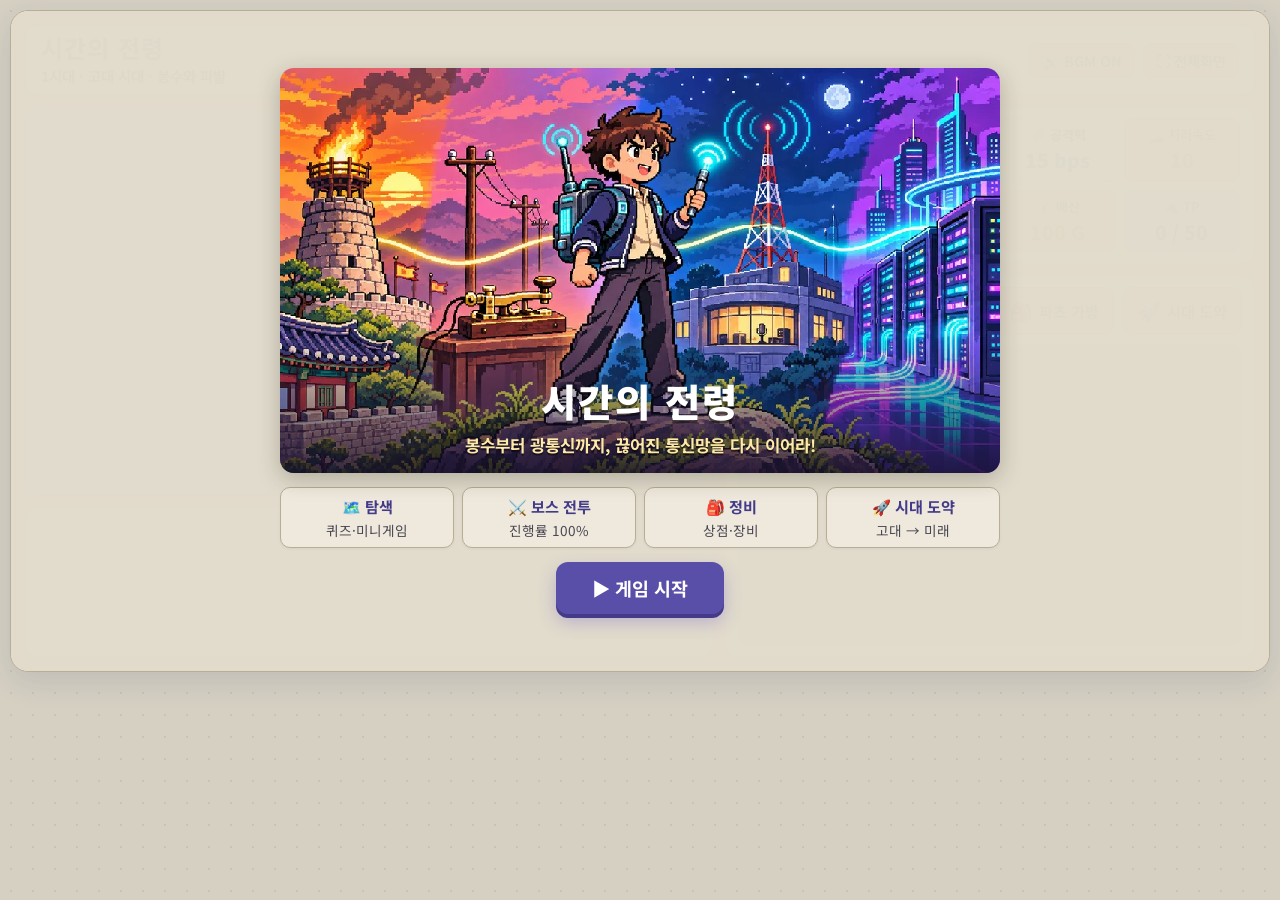
<file: g/6a69833a-81cf-4732-ae92-01b82cfeae35/1/index.html>
<!DOCTYPE html>
<html lang="ko">
<head>
    <meta charset="UTF-8">
    <meta name="viewport" content="width=device-width, initial-scale=1.0">
    <title>시간의 전령</title>
    <style>
        /* ═══════════ 시간의 전령 · 밝은 테마 (v47) ═══════════ */
        :root {
            /* 바탕·글자 */
            --bg-color: #d5d0c2;
            --panel-bg: #eee9dc;
            --panel-2: #e4dece;
            --ink: #2a2833;
            --ink-2: #4a4652;
            --ink-3: #6b6672;
            --line: #d2cab6;
            --line-strong: #b8ae95;
            --brand: #5a4fa8;
            --brand-dark: #443a8a;
            --brand-soft: #e2ddee;
            /* 기존 이름 유지 (글자에 써도 잘 보이는 진한 색) */
            --text-color: var(--ink);
            --border-color: var(--line-strong);
            --border-glowing: var(--brand);
            --accent-green: #1c7c3c;
            --accent-yellow: #8f5d00;
            --accent-cyan: #0b7285;
            --accent-red: #c92a3a;
            --accent-pink: #b0306a;
            --terminal-bg: #f1ecdf;
            --btn-bg: #e7e1d2;
            --btn-hover: #e0dbea;
            --glow-color: rgba(70, 55, 30, 0.14);
            --font-ui: 'Noto Sans KR', 'Apple SD Gothic Neo', 'Malgun Gothic', sans-serif;
            --font-num: 'Noto Sans KR', 'Apple SD Gothic Neo', 'Malgun Gothic', sans-serif;
            --font-code: 'Share Tech Mono', 'Consolas', monospace;
        }

        * { box-sizing: border-box; margin: 0; padding: 0; font-family: var(--font-ui); }
        html { font-size: 16px; }
        body {
            background-color: var(--bg-color);
            color: var(--ink);
            display: flex; justify-content: center; align-items: center;
            min-height: 100vh; padding: 15px;
            background-image: radial-gradient(rgba(90, 75, 40, 0.10) 1px, transparent 0);
            background-size: 22px 22px;
            line-height: 1.5;
            -webkit-font-smoothing: antialiased;
        }
        b, strong { font-weight: 700; }

        /* 전체 틀 */
        .console-container {
            position: relative; width: 100%; max-width: 680px;
            background: #e9e4d6;
            border: 1px solid var(--line-strong);
            border-radius: 18px;
            box-shadow: 0 10px 30px rgba(40, 50, 110, 0.12);
            overflow: hidden;
            display: flex; flex-direction: column;
            padding: 14px; gap: 12px;
        }
        .col-left, .col-right { display: contents; }
        .game-header { order: 0; }
        .screen-area { order: 1; }
        .status-pane { order: 2; }
        #enemy-status-pane { order: 3; }
        .terminal-container { order: 4; }
        .control-panel { order: 5; }

        .game-header, .status-pane, .terminal-container, .control-panel {
            background: var(--panel-bg);
            border: 1px solid var(--line);
            border-radius: 12px;
            box-shadow: 0 1px 3px rgba(40, 50, 110, 0.06);
        }

        /* 머리글 */
        .game-header { padding: 10px 15px; display: flex; justify-content: space-between; align-items: center; gap: 10px; }
        .game-header .title-area { text-align: left; min-width: 0; }
        .game-header h1 { font-family: var(--font-ui); font-weight: 900; font-size: 1.5rem; color: var(--brand); letter-spacing: 1px; font-weight: 700; line-height: 1.2; }
        .game-header .subtitle { font-size: 0.9rem; color: var(--ink-2); font-weight: 700; margin-top: 2px; }
        .header-right { display: flex; gap: 8px; align-items: center; flex-shrink: 0; }
        .header-btn {
            background: var(--btn-bg); border: 1.5px solid var(--line-strong); color: var(--ink);
            padding: 6px 12px; border-radius: 8px; font-size: 0.9rem; cursor: pointer; font-weight: 700; white-space: nowrap;
        }
        .header-btn:hover { border-color: var(--brand); background: var(--brand-soft); }
        .tech-status-badge { border: 1.5px solid currentColor; padding: 5px 10px; border-radius: 8px; font-size: 0.9rem; font-weight: 700; white-space: nowrap; }

        /* 그림 화면 */
        .screen-area {
            position: relative; width: 100%;
            background-color: #dfe3ee;
            border: 1px solid var(--line-strong);
            border-radius: 12px; overflow: hidden;
            aspect-ratio: 16 / 9;
        }
        #visual-viewport { width: 100%; height: 100%; display: block; image-rendering: pixelated; transition: filter 0.3s cubic-bezier(0.19, 1, 0.22, 1); }

        #html-combat-hud { display: none; position: absolute; inset: 0; pointer-events: none; z-index: 4; }
        .hud-box {
            position: absolute; width: 210px;
            background: rgba(238, 233, 220, 0.94);
            border-radius: 10px; padding: 7px 9px;
            box-shadow: 0 2px 8px rgba(20, 25, 60, 0.25);
            z-index: 5;
        }
        #hud-player-box { bottom: 10px; left: 10px; border: 2.5px solid var(--accent-green); }
        #hud-enemy-box { top: 10px; right: 10px; border: 2.5px solid var(--accent-red); }
        .hud-box .hud-header { font-size: 0.88rem; font-weight: 700; margin-bottom: 4px; color: var(--ink); }
        .hud-enemy-name { color: var(--accent-red) !important; line-height: 1.3; word-break: keep-all; }
        .hud-box .hud-bar-container { width: 100%; height: 11px; border-radius: 6px; overflow: hidden; margin-bottom: 3px; background: #d9d3c3; border: 1px solid #c9cfe2; }
        .hud-box .hud-bar-fill { width: 100%; height: 100%; transition: width 0.3s ease; }
        #hud-player-hp-bar { background-color: #2fae5a; }
        #hud-enemy-hp-bar { background-color: #e0434f; }
        .hud-box .hud-text { font-size: 0.88rem; text-align: right; font-weight: 700; color: var(--ink); font-variant-numeric: tabular-nums; }
        #hud-enemy-hp-text { color: var(--accent-red); }

        #damage-popup-layer { position: absolute; inset: 0; pointer-events: none; overflow: hidden; z-index: 5; }
        #explore-progress-box {
            position: absolute; top: 8px; right: 8px; z-index: 5;
            background: rgba(238, 233, 220, 0.94); border: 2px solid #e0a400; border-radius: 9px;
            padding: 5px 10px 7px; min-width: 170px; box-shadow: 0 2px 8px rgba(20, 25, 60, 0.2);
        }
        .progress-label { font-size: 0.88rem; color: #7a4f00; font-weight: 700; white-space: nowrap; }
        .progress-track { height: 8px; background: #ddd7c8; border-radius: 4px; overflow: hidden; margin-top: 3px; }
        #explore-progress-fill { height: 100%; width: 0%; background: linear-gradient(90deg, #f5b301, #f08c00); transition: width 0.5s ease; }
        #center-banner {
            position: absolute; left: 50%; top: 50%; transform: translate(-50%, -50%) scale(0.85);
            z-index: 6; pointer-events: none; opacity: 0; text-align: center;
            background: rgba(238, 233, 220, 0.96); border: 3px solid var(--brand); border-radius: 14px;
            padding: 12px 26px; transition: opacity 0.3s, transform 0.3s; max-width: 90%;
            box-shadow: 0 6px 20px rgba(20, 25, 60, 0.3);
        }
        #center-banner.show { opacity: 1; transform: translate(-50%, -50%) scale(1); }
        #center-banner .cb-main { font-size: 1.7rem; font-weight: 900; letter-spacing: 0.5px; }
        #center-banner .cb-sub { font-size: 1rem; color: var(--ink-2); margin-top: 2px; word-break: keep-all; font-weight: 700; }

        /* 상태 */
        .status-pane { display: grid; grid-template-columns: 1fr 1.1fr; padding: 12px 15px; gap: 12px; font-size: 0.95rem; }
        .status-column { display: flex; flex-direction: column; gap: 6px; }
        .stat-row { display: flex; justify-content: space-between; align-items: center; gap: 8px; }
        .stat-label { color: var(--ink-2); font-size: 0.92rem; font-weight: 700; display: flex; align-items: center; gap: 4px; white-space: nowrap; }
        .stat-val { font-weight: 700; font-size: 1rem; text-align: right; font-variant-numeric: tabular-nums; }
        .bar-outer { width: 100%; height: 14px; background-color: #ddd7c8; border: 1px solid var(--line); border-radius: 7px; overflow: hidden; position: relative; margin-top: 2px; }
        .bar-inner { height: 100%; width: 100%; background-color: #2fae5a; transition: width 0.3s cubic-bezier(0.1, 0.8, 0.1, 1), background-color 0.3s ease; }
        .stat-cards { border-left: 1px solid var(--line); padding-left: 14px; display: grid !important; grid-template-columns: 1fr 1fr; gap: 8px; }
        .stat-card { border-radius: 9px; padding: 6px; text-align: center; display: flex; flex-direction: column; justify-content: center; transition: transform 0.2s, box-shadow 0.2s; }
        .stat-card-label { font-size: 0.82rem; font-weight: 700; margin-bottom: 1px; color: var(--ink-2); white-space: nowrap; }
        .stat-card-val { font-size: 1.2rem; font-weight: 900; font-variant-numeric: tabular-nums; }
        .stat-card-sub { font-size: 0.72rem; color: var(--ink-3); margin-top: 1px; }
        .card-atk { background: #d9e7e6; border: 1.5px solid #8fcbd6; }
        .card-atk .stat-card-val { color: var(--accent-cyan); }
        .card-spd { background: #eedde2; border: 1.5px solid #e6a5c4; }
        .card-spd .stat-card-val { color: var(--accent-pink); }
        .card-gold { background: #f1e4c2; border: 1.5px solid #ecc86a; }
        .card-gold .stat-card-val { color: var(--accent-yellow); }
        .card-tp { background: var(--brand-soft); border: 1.5px solid #b9b0ef; }
        .card-tp .stat-card-val { color: var(--brand-dark); }
        .bump { animation: bump 0.7s ease-out; }
        @keyframes bump { 0% { transform: scale(1); } 30% { transform: scale(1.08); box-shadow: 0 0 0 4px rgba(85, 70, 194, 0.25); } 100% { transform: scale(1); } }

        #enemy-status-pane { background: #f0dfdc; border: 1.5px solid #eba3aa; border-radius: 12px; padding: 9px 14px; display: flex; flex-direction: column; gap: 5px; }
        .enemy-pane-top { display: flex; justify-content: space-between; gap: 10px; align-items: baseline; }
        .enemy-pane-name { color: var(--accent-red); font-weight: 700; font-size: 1rem; word-break: keep-all; }
        .enemy-pane-hp { color: #9b1c28; font-weight: 700; white-space: nowrap; font-variant-numeric: tabular-nums; }
        .enemy-bar { border-color: #eba3aa !important; background-color: #ecd6d4 !important; height: 11px; }
        #enemy-hp-bar-fill { background-color: #e0434f; }
        .enemy-pane-stats { display: flex; flex-wrap: wrap; gap: 4px 14px; font-size: 0.9rem; color: var(--ink-2); }
        .enemy-pane-stats b { color: var(--ink); }

        /* 로그 */
        .terminal-container { background: var(--terminal-bg); height: 180px; overflow-y: auto; padding: 10px 15px; position: relative; display: flex; flex-direction: column; cursor: pointer; }
        .terminal-log { font-size: 0.98rem; line-height: 1.6; display: flex; flex-direction: column; gap: 6px; white-space: pre-wrap !important; }
        .log-line { word-break: keep-all; padding: 1px 0; }
        .log-time { font-size: 0.72em; color: #9aa0b8; margin-right: 6px; }
        .log-line b { color: inherit; font-weight: 900; }
        .log-system { color: var(--brand-dark); font-weight: 700; }
        .log-combat-p { color: var(--accent-green); font-weight: 700; }
        .log-combat-e { color: var(--accent-red); font-weight: 700; }
        .log-story { color: var(--ink); }
        .log-info { color: #7a4f00; font-weight: 500; }
        .log-edu { color: #1f3a66; background: #dfe3ea; border-left: 4px solid #3b82c4; padding: 5px 10px; margin: 2px 0; border-radius: 0 6px 6px 0; }
        .log-line:last-child { background-image: linear-gradient(90deg, rgba(245, 179, 1, 0.14), transparent 70%); border-radius: 4px; }

        /* 조작판 */
        .control-panel { padding: 12px 14px; }
        .main-tabs { display: grid; grid-template-columns: repeat(4, 1fr); gap: 8px; margin-bottom: 12px; }
        .tab-btn {
            background-color: var(--btn-bg); color: var(--ink); border: 1.5px solid var(--line-strong);
            padding: 9px 4px; font-size: 0.95rem; font-weight: 700; cursor: pointer; border-radius: 10px;
            transition: all 0.15s ease-in-out; display: flex; flex-direction: column; align-items: center; justify-content: center; gap: 3px;
        }
        .tab-btn:hover { border-color: var(--brand); background-color: var(--btn-hover); color: var(--brand-dark); }
        .tab-btn.active { border: 2px solid #e0a400; background-color: #f1e2b8; color: #6b4600; box-shadow: 0 2px 0 #e0a400; }
        .tab-btn.locked { opacity: 0.4; }
        .tab-btn.locked:hover { border-color: var(--line-strong); background-color: var(--btn-bg); color: var(--ink); }
        .tab-icon { font-size: 1.2rem; }

        .actions-box { background-color: var(--panel-2); border: 1px solid var(--line); border-radius: 10px; min-height: 150px; padding: 10px 12px; display: flex; flex-direction: column; gap: 8px; }
        .act-btn {
            background-color: var(--panel-bg); border: 1.5px solid var(--line-strong); color: var(--ink);
            padding: 9px 12px; font-size: 1rem; text-align: left; cursor: pointer; border-radius: 10px; width: 100%;
            transition: all 0.15s; display: flex; justify-content: space-between; align-items: center; font-weight: 700; min-height: 46px;
            box-shadow: 0 1px 0 rgba(40, 50, 110, 0.08);
        }
        .act-btn:hover { background-color: var(--brand-soft); border-color: var(--brand); color: var(--brand-dark); }
        .act-btn .badge { font-size: 0.82rem; color: #7a4f00; font-weight: 700; border: 1px solid #ecc86a; padding: 2px 7px; border-radius: 6px; background-color: #f1e4c2; white-space: nowrap; }
        .grid-2col { display: grid; grid-template-columns: repeat(2, 1fr); gap: 8px; }
        .mg-tip { font-size: 0.92rem; color: var(--ink-2); background: var(--brand-soft); border-radius: 8px; padding: 7px 10px; line-height: 1.5; word-break: keep-all; }
        .explore-grid { flex: 0 0 auto; }
        .explore-grid > div > .act-btn { min-height: 52px; }
        .mission-card { background: var(--panel-bg); border: 1px solid var(--line); border-radius: 10px; padding: 10px 12px; display: flex; flex-direction: column; gap: 8px; }
        .era-map { display: flex; align-items: center; }
        .era-node { display: flex; flex-direction: column; align-items: center; gap: 2px; flex-shrink: 0; }
        .era-dot { width: 34px; height: 34px; border-radius: 50%; display: flex; align-items: center; justify-content: center; font-size: 1.05rem; background: var(--panel-2); border: 2px solid var(--line-strong); color: var(--ink-3); }
        .era-node.now .era-dot { border-color: var(--brand); background: var(--brand-soft); box-shadow: 0 0 0 3px rgba(90, 79, 168, 0.18); }
        .era-node.done .era-dot { border-color: var(--accent-green); background: #dcebd9; color: var(--accent-green); font-weight: 900; }
        .era-name { font-size: 0.78rem; font-weight: 700; color: var(--ink-3); }
        .era-node.now .era-name { color: var(--brand-dark); }
        .era-line { flex: 1; height: 3px; background: var(--line-strong); margin: 0 4px 16px; border-radius: 2px; }
        .mission-title { font-weight: 800; color: var(--ink); font-size: 0.95rem; }
        .mission-list { list-style: none; display: flex; flex-direction: column; gap: 5px; margin: 0; padding: 0; }
        .mission-list li { display: flex; align-items: center; gap: 8px; font-size: 0.93rem; color: var(--ink-3); }
        .mission-list li > span:last-child { display: flex; align-items: center; gap: 8px; flex-wrap: wrap; flex: 1; }
        .mission-list li.now { color: var(--ink); font-weight: 700; }
        .mission-list li.ok { color: var(--accent-green); }
        .m-check { width: 20px; text-align: center; flex-shrink: 0; }
        .m-bar { flex: 1; min-width: 60px; max-width: 180px; height: 8px; background: var(--line); border-radius: 4px; overflow: hidden; }
        .m-bar > span { display: block; height: 100%; background: linear-gradient(90deg, #f5b301, #f08c00); }
        .m-pct { font-size: 0.85rem; color: #7a4f00; }
        .empty-action-text { color: var(--ink-2); text-align: center; margin: auto; font-size: 0.98rem; padding: 15px 0; line-height: 1.6; }
        .act-btn:disabled, .tuning-btn:disabled { opacity: 0.45; cursor: not-allowed; box-shadow: none; }
        .act-btn:disabled:hover { background-color: var(--panel-bg); border-color: var(--line-strong); color: var(--ink); }
        .act-btn.equipped { border: 2px solid #e0a400; background: #f3e5c4; }
        .act-btn.equipped .item-name { color: #6b4600; }
        .badge.eq { background: #e0a400 !important; color: #fff !important; border-color: #e0a400 !important; }
        .act-btn.cant-afford { opacity: 0.55; }
        .act-btn.primary { border: 2px solid #e0a400; background: #f3e5c4; }
        .item-main { display: flex; flex-direction: column; min-width: 0; }
        .item-name { display: flex; align-items: center; gap: 6px; }
        .item-icon { font-size: 1.2rem; display: inline-flex; align-items: center; }
        .item-img { width: 34px; height: 34px; image-rendering: pixelated; margin-right: 2px; vertical-align: middle; filter: drop-shadow(0 1px 1px rgba(0,0,0,0.25)); }
        .item-desc { font-size: 0.86rem; font-weight: 400; color: var(--ink-2); margin-top: 2px; line-height: 1.45; word-break: keep-all; }
        .stat-up { color: var(--accent-green); font-weight: 700; }
        .stat-down { color: var(--accent-red); font-weight: 700; }
        .panel-head { font-size: 1rem; font-weight: 700; display: flex; justify-content: space-between; align-items: center; gap: 8px; flex-wrap: wrap; color: var(--ink); }
        .panel-sub { color: var(--ink-3); font-weight: 400; font-size: 0.86rem; }

        /* 버튼 공통 */
        .tuning-btn {
            background-color: var(--panel-bg); color: var(--ink); border: 1.5px solid var(--line-strong); border-radius: 9px;
            padding: 8px 10px; min-height: 44px; font-size: 1rem; font-weight: 700; cursor: pointer; transition: all 0.15s; line-height: 1.2;
        }
        .tuning-btn:hover { border-color: var(--brand); background: var(--brand-soft); }
        .tuning-btn.selected { background: var(--brand); color: #fff; border-color: var(--brand-dark); }
        .tuning-btn.go { background: #2f9e55; color: #fff; border-color: #1c7c3c; }
        .tuning-btn.go:hover { background: #268a49; }
        .tuning-btn.danger { background: #f0d9d8; color: var(--accent-red); border-color: #eba3aa; }
        .zoom-btn { background: #d9e7e6; border: 1.5px solid #8fcbd6; color: var(--accent-cyan); border-radius: 7px; padding: 4px 10px; font-size: 0.88rem; font-weight: 700; cursor: pointer; white-space: nowrap; }
        .zoom-btn:hover { background: #d4edf1; }
        .act-btn, .tab-btn, .tuning-btn, .zoom-btn, .bongsu-toggle-btn { -webkit-tap-highlight-color: transparent; }
        .act-btn:active, .tab-btn:active, .tuning-btn:active, .bongsu-toggle-btn:active { transform: translateY(1px); }
        button:focus-visible { outline: 3px solid #f5b301; outline-offset: 2px; }

        /* 미니게임 */
        .minigame-container { background-color: var(--panel-bg); border: 1.5px solid #8fcbd6; border-radius: 10px; padding: 11px; display: flex; flex-direction: column; gap: 9px; }
        .minigame-title-bar { font-size: 1rem; color: var(--accent-cyan); font-weight: 700; display: flex; justify-content: space-between; align-items: center; gap: 6px; flex-wrap: wrap; border-bottom: 1px dashed #b5dbe2; padding-bottom: 6px; }
        .minigame-instruction { font-size: 0.98rem; color: var(--ink); line-height: 1.6; word-break: keep-all; }
        .minigame-reward { color: #7a4f00; font-size: 0.88rem; white-space: nowrap; font-weight: 700; }
        .mg-feedback { font-size: 0.95rem; font-weight: 700; color: #9b1c28; background: #f0d9d8; border: 1px solid #eba3aa; border-radius: 7px; padding: 6px 10px; word-break: keep-all; }
        .mg-step { font-size: 0.9rem; color: var(--ink-2); font-weight: 700; }
        .bongsu-toggles-grid { display: grid; grid-template-columns: repeat(3, 1fr); gap: 10px; margin: 2px 0; }
        .bongsu-toggle-btn { background-color: #e4dece; border: 2px solid var(--line-strong); color: var(--ink-3); padding: 8px; font-weight: 700; font-size: 1rem; border-radius: 9px; cursor: pointer; text-align: center; transition: all 0.2s; min-height: 46px; }
        .bongsu-toggle-btn.on { border-color: #f08c00; color: #8a3b00; background-color: #f2dfbb; box-shadow: 0 0 0 3px rgba(240, 140, 0, 0.2); }
        .morse-button-row { display: flex; gap: 6px; flex-wrap: wrap; }
        .morse-button-row .tuning-btn { flex: 1 1 18%; white-space: nowrap; }
        .morse-input-disp { background-color: #e9e4d6; border: 1.5px solid var(--line-strong); color: var(--ink); padding: 6px; font-family: var(--font-code); font-size: 1.35rem; letter-spacing: 3px; min-height: 44px; border-radius: 8px; display: flex; align-items: center; justify-content: center; }
        .code-text { font-family: var(--font-code); letter-spacing: 2px; }
        .tuning-bar-display { background-color: #e4dece; height: 30px; border-radius: 6px; border: 1px solid var(--line-strong); position: relative; overflow: hidden; flex-grow: 1; }

        /* 퀴즈 */
        .quiz-title { font-weight: 700; color: var(--ink); font-size: 1.08rem; line-height: 1.55; word-break: keep-all; }
        .quiz-hint { font-size: 0.92rem; color: #3d3480; background: var(--brand-soft); border: 1px solid #cfc8f3; border-radius: 8px; padding: 7px 10px; line-height: 1.55; word-break: keep-all; }
        .quiz-answers .act-btn { justify-content: flex-start; text-align: left; word-break: keep-all; font-size: 1.02rem; }

        /* 결과 카드 */
        .result-card { border-radius: 10px; padding: 9px 12px; font-size: 0.96rem; line-height: 1.55; word-break: keep-all; animation: result-in 0.35s ease-out; }
        .result-card.ok { background: #dcebd9; border: 1.5px solid #86c99b; }
        .result-card.bad { background: #f0d9d8; border: 1.5px solid #eba3aa; }
        .result-card .rc-title { font-weight: 700; font-size: 1.02rem; margin-bottom: 2px; }
        .result-card.ok .rc-title { color: var(--accent-green); }
        .result-card.bad .rc-title { color: var(--accent-red); }
        .result-card .rc-detail { color: var(--ink-2); font-size: 0.93rem; }
        @keyframes result-in { from { opacity: 0; transform: translateY(-4px); } to { opacity: 1; transform: none; } }

        /* 전투 */
        .turn-banner { font-size: 0.98rem; font-weight: 700; padding: 7px 12px; border-radius: 9px; display: flex; justify-content: space-between; gap: 8px; flex-wrap: wrap; }
        .turn-banner.mine { color: #fff; background: #2f9e55; }
        .turn-banner.enemy { color: #fff; background: #c92a3a; animation: turn-blink 0.9s ease-in-out infinite alternate; }
        @keyframes turn-blink { from { opacity: 1; } to { opacity: 0.7; } }
        .skill-btn { grid-column: 1 / -1; border-color: #8fcbd6 !important; background-color: #dfeaea !important; gap: 8px; }
        .skill-name { color: var(--accent-cyan); }

        /* 시작·끝 화면 */
        .overlay-screen {
            position: absolute; inset: 0; background-color: rgba(226, 220, 205, 0.98); z-index: 100;
            display: flex; flex-direction: column; justify-content: center; align-items: center;
            padding: 25px; text-align: center; overflow-y: auto; border-radius: inherit;
        }
        .overlay-screen h2 { font-size: 2.1rem; color: var(--brand); margin-bottom: 6px; font-family: var(--font-code); letter-spacing: 1px; }
        .overlay-screen p { font-size: 1rem; line-height: 1.6; color: var(--ink-2); margin-bottom: 15px; max-width: 560px; word-break: keep-all; }
        .start-screen { justify-content: center; gap: 14px; }
        .start-cover { position: relative; width: 100%; max-width: 720px; aspect-ratio: 16 / 9; border-radius: 14px; overflow: hidden; box-shadow: 0 6px 22px rgba(40, 30, 10, 0.25); flex-shrink: 0; }
        .start-cover img { width: 100%; height: 100%; object-fit: cover; image-rendering: pixelated; display: block; }
        .start-cover-text { position: absolute; left: 0; right: 0; bottom: 0; padding: 40px 16px 14px; background: linear-gradient(transparent, rgba(20, 14, 40, 0.82)); }
        .start-screen .start-cover-text h2 { font-family: var(--font-ui); font-weight: 900; font-size: 2.4rem; color: #fff; margin: 0; letter-spacing: 2px; text-shadow: 0 3px 0 rgba(0,0,0,0.45); }
        .start-screen .start-cover-text p { color: #ffe9a8; font-weight: 700; font-size: 1.05rem; margin: 2px auto 0; text-shadow: 0 2px 0 rgba(0,0,0,0.5); }
        .start-screen .start-steps { margin: 0; max-width: 720px; }
        @media (max-width: 600px) { .start-screen .start-cover-text h2 { font-size: 1.7rem; } .start-screen .start-cover-text p { font-size: 0.88rem; } .start-cover-text { padding: 26px 10px 10px; } }
        .overlay-sub { color: #7a4f00 !important; font-size: 1.05rem !important; font-weight: 700; margin-bottom: 8px !important; }
        .start-steps { list-style: none; display: grid; grid-template-columns: repeat(4, 1fr); gap: 8px; width: 100%; max-width: 600px; margin: 4px 0 12px; }
        .start-steps li { background: var(--panel-bg); border: 1.5px solid var(--line-strong); border-radius: 10px; padding: 7px 4px; display: flex; flex-direction: column; gap: 2px; font-size: 0.95rem; box-shadow: 0 1px 3px rgba(40, 50, 110, 0.06); }
        .start-steps li b { color: var(--brand-dark); }
        .start-steps li span { color: var(--ink-2); font-size: 0.85rem; word-break: keep-all; }
        .tutorial-hub { width: 100%; max-width: 600px; background-color: var(--panel-bg); border: 1px solid var(--line-strong); border-radius: 12px; padding: 12px; margin-bottom: 15px; text-align: left; display: flex; flex-direction: column; gap: 8px; box-shadow: 0 1px 3px rgba(40, 50, 110, 0.06); }
        .tutorial-tabs { display: flex; gap: 6px; border-bottom: 1px solid var(--line); padding-bottom: 8px; flex-wrap: wrap; }
        .tut-tab-btn { background-color: var(--btn-bg); border: 1.5px solid var(--line-strong); color: var(--ink-2); padding: 6px 10px; font-size: 0.92rem; font-weight: 700; border-radius: 8px; cursor: pointer; }
        .tut-tab-btn.active { background-color: var(--brand); color: #fff; border-color: var(--brand-dark); }
        .tut-pane-content { font-size: 0.98rem; line-height: 1.7; color: var(--ink); min-height: 150px; max-height: 300px; overflow-y: auto; padding: 4px; word-break: keep-all; }
        .tut-pane-content svg { width: 100%; height: auto !important; max-width: 560px; display: block; }
        .big-action-btn {
            background: var(--brand); color: #fff; font-size: 1.15rem; font-weight: 700; padding: 13px 36px;
            border: none; border-radius: 12px; cursor: pointer; box-shadow: 0 4px 0 var(--brand-dark), 0 8px 18px rgba(85, 70, 194, 0.3);
            transition: transform 0.15s, box-shadow 0.15s;
        }
        .big-action-btn:hover { transform: translateY(-2px); background: #6253d6; }
        .big-action-btn:active { transform: translateY(2px); box-shadow: 0 2px 0 var(--brand-dark); }

        /* 크게 보기 창 */
        #zoom-overlay { display: none; position: fixed; inset: 0; background: rgba(30, 35, 65, 0.45); z-index: 2000; justify-content: center; align-items: center; padding: 16px; }
        .zoom-card { background: var(--panel-bg); border: 1px solid var(--line-strong); border-radius: 16px; width: 100%; max-width: 840px; max-height: calc(100dvh - 32px); display: flex; flex-direction: column; box-shadow: 0 20px 50px rgba(20, 25, 60, 0.35); }
        .zoom-head { display: flex; justify-content: space-between; align-items: center; gap: 10px; padding: 14px 18px 10px; border-bottom: 1px solid var(--line); }
        #zoom-title { font-size: 1.2rem; color: var(--ink); font-weight: 700; word-break: keep-all; }
        .zoom-close { background: var(--panel-bg); border: 1.5px solid var(--line-strong); color: var(--ink-2); border-radius: 9px; width: 42px; height: 42px; font-size: 1.2rem; font-weight: 700; cursor: pointer; flex-shrink: 0; }
        .zoom-close:hover { border-color: var(--accent-red); color: var(--accent-red); }
        #zoom-body { padding: 14px 18px; overflow-y: auto; flex: 1; font-size: 1.05rem; line-height: 1.65; color: var(--ink); word-break: keep-all; }
        .zoom-foot { padding: 10px 18px 14px; text-align: right; border-top: 1px solid var(--line); }
        .zoom-ok { background: var(--brand); color: #fff; border-color: var(--brand-dark); padding: 8px 24px; }
        .zoom-ok:hover { background: #6253d6; }
        .zoom-box { background: var(--panel-2); border: 1px solid var(--line); border-radius: 10px; padding: 12px; margin: 8px 0; }
        .zoom-notes { flex: 0.8; min-width: 220px; background: #e6e1ef; border: 1px solid #cfc8f3; border-radius: 10px; padding: 12px; font-size: 0.95rem; line-height: 1.65; color: var(--ink-2); }
        .zoom-notes h4 { color: var(--brand-dark); font-size: 1rem; margin-bottom: 8px; border-bottom: 1px dashed #cfc8f3; padding-bottom: 5px; }

        /* 스크롤바 */
        ::-webkit-scrollbar { width: 8px; }
        ::-webkit-scrollbar-track { background: transparent; }
        ::-webkit-scrollbar-thumb { background: #c4c9dc; border-radius: 4px; }
        ::-webkit-scrollbar-thumb:hover { background: #a5acc6; }

        /* ─── 화면 크기별 ─── */
        @media (max-width: 768px) {
            .console-container { max-width: 100%; border-radius: 14px; padding: 10px; gap: 10px; }
        }
        @media (max-width: 600px) {
            body { padding: 6px; }
            .console-container { padding: 8px; gap: 8px; border-radius: 12px; }
            .game-header, .status-pane, .terminal-container, .control-panel { padding: 10px 11px; border-radius: 10px; }
            .game-header h1 { font-size: 1.02rem; letter-spacing: 0; }
            .game-header .subtitle { font-size: 0.8rem; }
            .header-btn, .tech-status-badge { font-size: 0.8rem; padding: 4px 7px; }
            .main-tabs { gap: 5px; }
            .tab-btn { font-size: 0.85rem; padding: 7px 2px; border-radius: 8px; }
            .actions-box { padding: 8px; min-height: 120px; }
            .terminal-container { height: 170px; }
            .terminal-log { font-size: 0.95rem; }
            .status-pane { grid-template-columns: 1fr; gap: 8px; }
            .stat-cards { border-left: none; padding-left: 0; grid-template-columns: repeat(4, 1fr); gap: 5px; border-top: 1px solid var(--line); padding-top: 8px; }
            .stat-card { padding: 4px 2px; }
            .stat-card-label { font-size: 0.75rem; }
            .stat-card-val { font-size: 1.05rem; }
            .stat-card-sub { display: none; }
            .grid-2col.quiz-answers { grid-template-columns: 1fr; }
            .act-btn { flex-wrap: wrap; gap: 4px; }
            .hud-box { width: 160px; padding: 5px 7px; }
            #hud-player-box { bottom: 6px; left: 6px; }
            #hud-enemy-box { top: 6px; right: 6px; }
            .hud-box .hud-header, .hud-box .hud-text { font-size: 0.78rem; }
            .hud-box .hud-bar-container { height: 8px; }
            #explore-progress-box { min-width: 0; padding: 3px 7px 5px; top: 5px; right: 5px; }
            .progress-label { font-size: 0.78rem; }
            #center-banner { padding: 8px 14px; }
            #center-banner .cb-main { font-size: 1.25rem; }
            #center-banner .cb-sub { font-size: 0.85rem; }
            .overlay-screen { padding: 14px; justify-content: flex-start; }
            .overlay-screen h2 { font-size: 1.5rem; }
            .overlay-screen p { font-size: 0.92rem; margin-bottom: 8px; }
            .start-steps { grid-template-columns: repeat(2, 1fr); }
            .tutorial-hub { padding: 9px; margin-bottom: 10px; }
            .tut-pane-content { min-height: 100px; max-height: 240px; font-size: 0.95rem; }
            .big-action-btn { padding: 10px 22px; font-size: 1.05rem; }
            .morse-button-row .tuning-btn { flex: 1 1 28%; }
            .zoom-head, #zoom-body, .zoom-foot { padding-left: 12px; padding-right: 12px; }
            #zoom-body { font-size: 1rem; }
        }
        /* 휴대폰 세로: 조작판을 로그보다 위로, 좁은 칸 정리 */
        @media (max-width: 600px) {
            .terminal-container { order: 6; height: 140px; }
            .game-header .subtitle { white-space: nowrap; overflow: hidden; text-overflow: ellipsis; }
            .game-header .title-area { min-width: 0; }
            .header-btn { min-height: 36px; white-space: nowrap; }
            #html-combat-hud { display: none !important; }
            .act-btn { min-height: 44px; }
        }
        @media (max-width: 480px) {
            .explore-grid { grid-template-columns: 1fr; }
            .explore-grid > .act-btn { min-height: 84px !important; }
            .explore-grid > div { flex-direction: row !important; }
            .explore-grid > div > .act-btn { flex: 1; justify-content: center; text-align: center; }
            .grid-2col.shop-grid { grid-template-columns: 1fr; }
        }
        @media (max-width: 400px) {
            html { font-size: 15px; }
            .tab-btn { font-size: 0.8rem; }
        }

        /* 휴대폰 가로: 그림과 조작판을 나란히 */
        @media (orientation: landscape) and (max-height: 520px) and (min-width: 640px) {
            body { padding: 4px; align-items: flex-start; }
            .console-container { display: grid; grid-template-columns: minmax(0, 1fr) minmax(0, 1fr); grid-template-rows: auto 1fr; padding: 6px; gap: 6px; max-width: 100%; }
            .game-header { grid-column: 1 / -1; padding: 5px 10px; }
            .game-header h1 { font-size: 1rem; }
            .col-left, .col-right { display: flex; flex-direction: column; gap: 6px; min-width: 0; }
            .col-left .screen-area { order: 1; }
            .col-left .terminal-container { height: auto; flex: 1 1 0; min-height: 70px; order: 2; }
            .col-right .grid-2col:not(.quiz-answers) { grid-template-columns: 1fr; }
            .col-right .explore-grid > div { flex-direction: row !important; }
            .col-right .explore-grid > .act-btn { min-height: 70px !important; }
            .tab-btn { white-space: nowrap; }
            .col-right { max-height: calc(100dvh - 60px); overflow-y: auto; }
            .status-pane { padding: 6px 10px; }
            .stat-card { padding: 2px; }
            .control-panel { padding: 6px 8px; }
            .tab-btn { flex-direction: row; padding: 6px 4px; gap: 4px; font-size: 0.82rem; }
            .main-tabs { margin-bottom: 6px; }
            #html-combat-hud { display: none !important; }
            .start-screen { flex-direction: row; flex-wrap: wrap; }
            .start-screen .start-cover { max-width: 46%; }
            .start-screen .start-steps { max-width: 46%; grid-template-columns: repeat(2, 1fr); }
            html, body { height: 100%; overflow: hidden; }
            body { padding: 0; display: block; min-height: 0; }
            .console-container { height: 100vh; height: 100dvh; grid-template-rows: auto minmax(0, 1fr); border-radius: 0; border: 0; }
            .col-left, .col-right { min-height: 0; }
            .col-right { max-height: none; overflow-y: auto; overscroll-behavior: contain; }
            .game-header .title-area { display: flex; align-items: baseline; gap: 8px; }
            .game-header .subtitle { margin: 0; font-size: 0.8rem; }
            .header-btn { padding: 2px 8px; font-size: 0.78rem; min-height: 30px; }
            html.play-focus .status-pane .stat-cards { display: none !important; }
            .overlay-screen { overflow-y: auto; }
        }

        /* 휴대폰 세로: 스크롤 없이 한 화면에 (조작판 안에서만 넘김) */
        @media (max-width: 600px) and (orientation: portrait) {
            html, body { height: 100%; overflow: hidden; }
            body { padding: 0; display: block; min-height: 0; }
            .console-container { height: 100vh; height: 100dvh; max-width: none; border-radius: 0; border: 0; padding: 6px 6px calc(6px + env(safe-area-inset-bottom)); gap: 5px; }
            .console-container > *, .col-left > *, .col-right > * { flex-shrink: 0; }
            .game-header { padding: 4px 8px; gap: 6px; }
            .game-header .title-area { display: flex; align-items: baseline; gap: 6px; flex: 1; }
            .game-header h1 { font-size: 0.95rem; white-space: nowrap; }
            .game-header .subtitle { font-size: 0.74rem; margin: 0; }
            .header-right { gap: 4px; }
            .header-btn { min-height: 30px; padding: 2px 6px; font-size: 0.7rem; }
            .terminal-container { order: 2; height: 44px; padding: 3px 9px; }
            .terminal-log { font-size: 0.84rem; line-height: 1.4; gap: 2px; }
            .status-pane { order: 3; padding: 5px 8px; gap: 5px; }
            .status-pane > .status-column:first-child { display: grid; grid-template-columns: auto minmax(0, 1fr) auto auto; align-items: center; gap: 6px; }
            .status-pane .stat-row { display: contents; }
            .status-pane .stat-label { font-size: 0.78rem; order: 1; }
            .status-pane .bar-outer { order: 2; height: 9px; margin: 0; }
            .status-pane #hp-text { order: 3; font-size: 0.82rem; }
            .status-pane #player-level-box { order: 4; font-size: 0.82rem; padding-left: 6px; border-left: 1px solid var(--line); }
            .status-pane .stat-row + .bar-outer + .stat-row .stat-label { display: none; }
            .stat-cards { padding-top: 4px; gap: 4px; }
            .stat-card { padding: 1px 2px; border-radius: 7px; }
            .stat-card-label { font-size: 0.64rem; margin: 0; line-height: 1.3; }
            .stat-card-val { font-size: 0.82rem; line-height: 1.25; white-space: nowrap; }
            #enemy-status-pane { order: 4; padding: 5px 10px; gap: 3px; }
            .enemy-pane-name, .enemy-pane-hp { font-size: 0.86rem; }
            .enemy-pane-stats { font-size: 0.76rem; gap: 2px 10px; }
            .control-panel { order: 5; flex: 1 1 0; flex-shrink: 1; min-height: 0; display: flex; flex-direction: column; padding: 6px; }
            .main-tabs { gap: 4px; margin-bottom: 6px; flex-shrink: 0; }
            .tab-btn { gap: 0; padding: 3px 1px; font-size: 0.7rem; white-space: nowrap; line-height: 1.25; border-radius: 8px; }
            .tab-btn .tab-icon { font-size: 0.95rem; }
            .actions-box { flex: 1 1 0; min-height: 0; overflow-y: auto; overscroll-behavior: contain; padding: 7px; gap: 6px; }
            .explore-grid { gap: 6px !important; }
            .explore-grid > .act-btn { min-height: 58px !important; padding-top: 6px; padding-bottom: 6px; }
            .mission-card { padding: 6px 10px; gap: 0; }
            .mission-card .era-map, .mission-card .mission-title { display: none; }
            .mission-list li:not(.now) { display: none; }
            .mission-list li { font-size: 0.84rem; }
            .overlay-screen { overflow-y: auto; }
            html.play-busy .screen-area { aspect-ratio: 16 / 6; }
            html.play-busy #explore-progress-box { top: 3px; right: 3px; padding: 2px 6px 3px; }
            .enemy-pane-stats { display: none; }
            html.play-focus .status-pane .stat-cards { display: none !important; }
            html.play-busy .terminal-container { height: 40px; }
            .panel-head, .minigame-title-bar { flex-wrap: nowrap !important; gap: 6px; }
            .panel-head > span:first-child > span, .minigame-reward { font-size: 0.72rem !important; }
            .zoom-btn { padding: 2px 7px; font-size: 0.74rem; }
            html.play-focus .terminal-container { display: none; }
            .minigame-title-bar { font-size: 0.92rem; padding-bottom: 4px; }
            .minigame-view .tuning-btn { min-height: 42px; }
            .quiz-title { font-size: 1rem; line-height: 1.45; }
            .quiz-hint { font-size: 0.82rem; padding: 4px 8px; line-height: 1.4; }
            .grid-2col.quiz-answers { grid-template-columns: 1fr 1fr; gap: 6px; }
            .quiz-answers .act-btn { min-height: 46px; padding: 6px 8px; font-size: 0.9rem; }
        }

        /* 노트북·PC: 2단 배치 (왼쪽 그림·로그 / 오른쪽 상태·조작) */
        @media (min-width: 1100px) {
            body { padding: 10px; align-items: flex-start; }
            .console-container {
                display: grid; grid-template-columns: minmax(0, 1.3fr) minmax(0, 1fr); grid-template-rows: auto 1fr;
                align-items: stretch; max-width: min(1280px, calc((100vh - 250px) * 3.1 + 40px)); min-width: 1000px;
            }
            .game-header { grid-column: 1 / -1; padding: 8px 15px; }
            .col-left, .col-right { display: flex; flex-direction: column; gap: 12px; min-width: 0; }
            .col-left .terminal-container { height: 0; flex: 1 1 0; min-height: 150px; }
            .col-right .control-panel { flex: 1 1 auto; display: flex; flex-direction: column; }
            .col-right .actions-box { flex: 1 1 auto; }
            .tab-btn { flex-direction: row; padding: 9px 4px; gap: 6px; }
            .main-tabs { margin-bottom: 10px; }
            .status-pane { padding: 10px 14px; }
            .control-panel { padding: 10px 12px; }
        }
    </style>
<link rel="stylesheet" href="https://fonts.googleapis.com/css2?family=Noto+Sans+KR:wght@400;500;700;900&family=Share+Tech+Mono&display=swap" media="print" onload="this.media='all'"><style id="gc-fullscreen-only">
html.gc-fullscreen,html.gc-fullscreen body{width:100%;min-height:100%;min-height:100dvh;margin:0!important;padding:0!important;box-sizing:border-box}
html.gc-fullscreen #app,html.gc-fullscreen #root{width:100%;min-height:100dvh}
html.gc-fullscreen .wrapper,html.gc-fullscreen .dashboard,html.gc-fullscreen main{max-width:none}
html.gc-fullscreen .room-container{max-width:none;max-height:none}
html.gc-fullscreen .console-container{max-width:none;width:100%;min-height:100dvh;border-radius:0}
html.gc-fullscreen #game-app-viewport{height:100dvh}
html.gc-fullscreen #game-frame{width:100%;max-width:none;height:100dvh;min-height:0;border:0;border-radius:0}
html.gc-fullscreen #stage-viewport{min-height:0;padding-bottom:var(--gc-panel-space,240px)}
html.gc-fullscreen #avatar-img{max-height:min(410px,44dvh)}
html.gc-fullscreen #interaction-panel{max-height:55dvh;overflow-y:auto}
@media(max-width:900px){html.gc-fullscreen #game-frame{height:100dvh}html.gc-fullscreen #interaction-panel{bottom:8px;width:calc(100% - 16px);padding:12px}html.gc-fullscreen #top-nav{padding:8px;gap:8px;flex-wrap:wrap}}
</style></head>
<body>

    <div class="console-container">
        <!-- Interactive Start Game & Tutorial Screen -->
        <div id="start-overlay" class="overlay-screen start-screen">
            <div class="start-cover">
                <img src="assets/cover-693aeddee22b106585698061.webp" alt="">
                <div class="start-cover-text">
                    <h2>시간의 전령</h2>
                    <p>봉수부터 광통신까지, 끊어진 통신망을 다시 이어라!</p>
                </div>
            </div>
            <ol class="start-steps" aria-label="게임 진행 순서">
                <li><b>🗺️ 탐색</b><span>퀴즈·미니게임</span></li>
                <li><b>⚔️ 보스 전투</b><span>진행률 100%</span></li>
                <li><b>🎒 정비</b><span>상점·장비</span></li>
                <li><b>🚀 시대 도약</b><span>고대 → 미래</span></li>
            </ol>
            <button class="big-action-btn" onclick="startGame()">▶ 게임 시작</button>
        </div>

        <!-- End Game Screen -->
        <div id="end-overlay" class="overlay-screen" style="display: none;">
            <h2 id="end-title">통신 접속 오프라인</h2>
            <p id="end-desc">메인 프레임 안테나 전압 방전. 접속 회로가 유실되었습니다.</p>
            <button class="big-action-btn" id="end-btn" onclick="handleOverlayAction()">다시 시작</button>
        </div>

        <!-- Header Panel -->
        <div class="game-header">
            <div class="title-area">
                <h1>시간의 전령</h1>
                <div class="subtitle" id="current-era-sub">1시대 · 고대 시대 · 봉수와 파발</div>
            </div>
            <div class="header-right">
                <button id="bgm-toggle-btn" class="header-btn" onclick="toggleBGM()" title="배경음악 켜기/끄기">🔊 BGM ON</button>
                <button id="fullscreen-btn" class="header-btn" onclick="toggleFullscreen()" title="전체화면 켜기/끄기">⛶ 전체화면</button>
            </div>
        </div>

        <!-- 왼쪽 열: 그림 화면 + 로그 (넓은 화면에서 2단 배치) -->
        <div class="col-left">
            <!-- Visual Screen Viewport -->
            <div class="screen-area">
                <svg id="visual-viewport" viewBox="0 0 480 270" preserveAspectRatio="none" shape-rendering="crispEdges">
                    <!-- Direct Vector Graphics Rendered Here dynamically -->
                </svg>

                <!-- HTML-based Combat HUD Overlay -->
                <div id="html-combat-hud">
                    <!-- Player Box (Bottom Left) -->
                    <div id="hud-player-box" class="hud-box">
                        <div class="hud-header" style="color: var(--ink);">
                            <span>📡 시간의 전령 (Lv.<span id="hud-player-level">1</span>)</span>
                        </div>
                        <div class="hud-bar-container">
                            <div id="hud-player-hp-bar" class="hud-bar-fill"></div>
                        </div>
                        <div id="hud-player-hp-text" class="hud-text">100/100</div>
                    </div>

                    <!-- Enemy Box (Top Right) -->
                    <div id="hud-enemy-box" class="hud-box">
                        <div class="hud-header hud-enemy-name" id="hud-enemy-name">⚠️ -</div>
                        <div class="hud-bar-container">
                            <div id="hud-enemy-hp-bar" class="hud-bar-fill"></div>
                        </div>
                        <div id="hud-enemy-hp-text" class="hud-text">0/0 dB</div>
                    </div>
                </div>
                <!-- HTML-based Floating Damage Popup Layer -->
                <div id="damage-popup-layer"></div>

                <!-- 레벨업·보스 등장·시대 이동 알림 배너 -->
                <div id="center-banner" aria-live="polite"></div>

                <!-- 수리 진행률 (탐색 중에만 표시) -->
                <div id="explore-progress-box" title="100%가 되면 보스가 나타납니다">
                    <div class="progress-label">🔧 수리 진행률 <b id="explore-progress-text">0%</b></div>
                    <div class="progress-track"><div id="explore-progress-fill"></div></div>
                </div>
            </div>

            <!-- Terminal Logs -->
            <div class="terminal-container" id="terminal-wrapper" title="누르면 글자가 바로 표시됩니다">
                <div class="terminal-log text-log" id="terminal-log">
                    <!-- Typing messages -->
                </div>
            </div>
        </div>

        <!-- 오른쪽 열: 상태 + 조작판 -->
        <div class="col-right">
            <!-- Status Dashboard -->
            <div class="status-pane">
                <div class="status-column">
                    
                    <div class="stat-row">
                        <span class="stat-label">🔋 배터리 (HP)</span>
                        <span class="stat-val" id="hp-text">100 / 100</span>
                    </div>
                    <div class="bar-outer">
                        <div class="bar-inner" id="hp-bar-fill"></div>
                    </div>
                    <div class="stat-row" style="margin-top: 4px;">
                        <span class="stat-label">🏆 전령 레벨</span>
                        <span class="stat-val" style="color: var(--ink);" id="player-level-box">Lv. <span id="player-level">1</span></span>
                    </div>
                </div>

                <div class="status-column stat-cards">
                    <div class="stat-card card-atk" id="card-atk">
                        <div class="stat-card-label">⚡ 공격력</div>
                        <div class="stat-card-val" id="stat-atk">15 bps</div>
                    </div>
                    <div class="stat-card card-spd" id="card-spd">
                        <div class="stat-card-label">🏎️ 처리속도</div>
                        <div class="stat-card-val" id="stat-spd">10</div>
                    </div>
                    <div class="stat-card card-gold" id="card-gold">
                        <div class="stat-card-label">💰 예산</div>
                        <div class="stat-card-val"><span id="stat-gold">100</span> G</div>
                    </div>
                    <div class="stat-card card-tp" id="card-tp">
                        <div class="stat-card-label">🔌 TP</div>
                        <div class="stat-card-val"><span id="stat-tp">0</span> / <span id="stat-next-tp">50</span></div>
                    </div>
                </div>
            </div>

            <!-- Enemy summary (Visible only during battle) -->
            <div id="enemy-status-pane" style="display: none;">
                <div class="enemy-pane-top">
                    <span class="enemy-pane-name" id="enemy-name-text">-</span>
                    <span class="enemy-pane-hp" id="enemy-hp-text">0 / 0 dB</span>
                </div>
                <div class="bar-outer enemy-bar">
                    <div class="bar-inner" id="enemy-hp-bar-fill"></div>
                </div>
                <div class="enemy-pane-stats">
                    <span>⚡ 적 공격력 <b id="enemy-stat-atk">0 bps</b></span>
                    <span>🏎️ 적 처리속도 <b id="enemy-stat-spd">0</b></span>
                    <span id="enemy-dodge-hint"></span>
                </div>
            </div>

            <!-- Control Panel -->
            <div class="control-panel" id="control-panel">
                <div class="main-tabs" id="tab-actions">
                    <button class="tab-btn" id="tab-explore" onclick="switchTab('explore')">
                        <span class="tab-icon">🗺️</span>
                        <span>탐색 회선</span>
                    </button>
                    <button class="tab-btn" id="tab-combat" onclick="switchTab('combat')">
                        <span class="tab-icon">⚔️</span>
                        <span>수리 전투</span>
                    </button>
                    <button class="tab-btn" id="tab-inventory" onclick="switchTab('inventory')">
                        <span class="tab-icon">🎒</span>
                        <span>파츠 가방</span>
                    </button>
                    <button class="tab-btn" id="tab-leap" onclick="switchTab('leap')">
                        <span class="tab-icon">🚀</span>
                        <span>시대 도약</span>
                    </button>
                </div>

                <!-- Context Actions Box -->
                <div class="actions-box minigame-view" id="actions-box">
                    <!-- Replaced dynamically by Javascript Tab Actions -->
                </div>
            </div>
        </div>
    </div>

    <!-- 크게 보기 창 (화면 전체를 덮는 창) -->
    <div id="zoom-overlay" onclick="if(event.target===this) closeZoomCard()">
        <div class="zoom-card" role="dialog" aria-modal="true" aria-labelledby="zoom-title">
            <div class="zoom-head">
                <h3 id="zoom-title">🔍 크게 보기</h3>
                <button class="zoom-close" onclick="closeZoomCard()" aria-label="닫기">✕</button>
            </div>
            <div id="zoom-body">
                <!-- Zoom content gets injected dynamically -->
            </div>
            <div class="zoom-foot">
                <button class="tuning-btn zoom-ok" onclick="closeZoomCard()">확인 (닫기)</button>
            </div>
        </div>
    </div>

    <script>
        /* WEB AUDIO API 8-BIT AUDIO SYNTH ENGINE */
        let audioCtx = null;

        function initAudio() {
            if (!audioCtx) {
                audioCtx = new (window.AudioContext || window.webkitAudioContext)();
            }
        }

        function playSynth(freqs, durations, type = 'sine', volume = 0.08, noise = false) {
            try {
                if (!audioCtx) return;
                if (audioCtx.state === 'suspended') {
                    audioCtx.resume();
                }

                const now = audioCtx.currentTime;
                
                if (noise) {
                    // Safe array to single duration parsing
                    const dur = Array.isArray(durations) ? durations[0] : durations;
                    const bufferSize = audioCtx.sampleRate * dur;
                    const buffer = audioCtx.createBuffer(1, bufferSize, audioCtx.sampleRate);
                    const data = buffer.getChannelData(0);
                    for (let i = 0; i < bufferSize; i++) {
                        data[i] = Math.random() * 2 - 1;
                    }
                    const noiseNode = audioCtx.createBufferSource(buffer);
                    noiseNode.buffer = buffer;

                    const filter = audioCtx.createBiquadFilter();
                    filter.type = 'lowpass';
                    
                    const freqVal = Array.isArray(freqs) ? freqs[0] : freqs;
                    filter.frequency.setValueAtTime(freqVal, now);
                    filter.frequency.exponentialRampToValueAtTime(12, now + dur);

                    const gainNode = audioCtx.createGain();
                    gainNode.gain.setValueAtTime(volume, now);
                    gainNode.gain.exponentialRampToValueAtTime(0.001, now + dur);

                    noiseNode.connect(filter);
                    filter.connect(gainNode);
                    gainNode.connect(audioCtx.destination);
                    noiseNode.start(now);
                    return;
                }

                let timeOffset = 0;
                freqs.forEach((freq, idx) => {
                    const osc = audioCtx.createOscillator();
                    const gain = audioCtx.createGain();
                    const dur = Array.isArray(durations) ? durations[idx] : durations;

                    osc.type = type;
                    osc.frequency.setValueAtTime(freq, now + timeOffset);
                    
                    gain.gain.setValueAtTime(volume, now + timeOffset);
                    gain.gain.exponentialRampToValueAtTime(0.001, now + timeOffset + dur - 0.005);

                    osc.connect(gain);
                    gain.connect(audioCtx.destination);

                    osc.start(now + timeOffset);
                    osc.stop(now + timeOffset + dur);

                    timeOffset += dur;
                });
            } catch (err) {
                console.warn("Synth audio playback intercepted safely to prevent freeze:", err);
            }
        }

        function playTypeSound() {}
        function playClickSound() { playSynth([550], [0.03], 'triangle', 0.06); }
        function playHitSound() { playSynth([150], [0.15], 'sawtooth', 0.12, true); }
        function playHealSound() { playSynth([293.6, 349.2, 440.0, 587.3], [0.05, 0.05, 0.05, 0.12], 'sine', 0.06); }
        function playLevelUpSound() { playSynth([261.6, 329.6, 392.0, 523.3, 659.3, 784.0, 1046.5], [0.06, 0.06, 0.06, 0.06, 0.06, 0.06, 0.25], 'square', 0.05); }
        function playLeapSound() {
            if (!audioCtx) return;
            const now = audioCtx.currentTime;
            const osc = audioCtx.createOscillator();
            const gain = audioCtx.createGain();
            osc.type = 'sawtooth';
            osc.frequency.setValueAtTime(100, now);
            osc.frequency.exponentialRampToValueAtTime(1800, now + 1.5);
            gain.gain.setValueAtTime(0.01, now);
            gain.gain.linearRampToValueAtTime(0.1, now + 0.3);
            gain.gain.exponentialRampToValueAtTime(0.001, now + 1.5);
            osc.connect(gain);
            gain.connect(audioCtx.destination);
            osc.start(now);
            osc.stop(now + 1.5);
        }
        function playVictorySound() { playSynth([523.3, 523.3, 523.3, 523.3, 659.3, 587.3, 523.3, 784.0], [0.06, 0.06, 0.06, 0.06, 0.18, 0.12, 0.08, 0.35], 'triangle', 0.07); }
        function playDefeatSound() { playSynth([293.6, 261.6, 220.0, 164.8], [0.15, 0.15, 0.15, 0.45], 'sawtooth', 0.07); }

        function playMorseBeep(isDash) {
            try {
                if (!audioCtx) initAudio();
                if (audioCtx.state === 'suspended') {
                    audioCtx.resume();
                }
                const now = audioCtx.currentTime;
                const osc = audioCtx.createOscillator();
                const gain = audioCtx.createGain();
                
                osc.type = 'sine';
                osc.frequency.setValueAtTime(950, now); // Standard 950Hz crisp telegraph pitch
                
                const dur = isDash ? 0.22 : 0.07; // 3x duration for dash (0.22s) vs dot (0.07s)
                
                gain.gain.setValueAtTime(0.04, now);
                gain.gain.exponentialRampToValueAtTime(0.001, now + dur - 0.005);
                
                osc.connect(gain);
                gain.connect(audioCtx.destination);
                
                osc.start(now);
                osc.stop(now + dur);
            } catch (e) {
                console.warn("Morse audio playback failed:", e);
            }
        }

        /* 8-BIT PROCEDURAL CHIPTUNE TRACK MELODIES */
        let bgmTimer = null;
        let bgmIndex = 0;
        
        // Explore melody: peaceful, major pentatonic Scale
        const EXPLORE_MELODY = [
            261.63, 0,      293.66, 329.63, 392.00, 0,      329.63, 293.66,
            261.63, 0,      392.00, 440.00, 523.25, 440.00, 392.00, 0
        ];
        const EXPLORE_BASS = [
            130.81, 130.81, 146.83, 146.83, 164.81, 164.81, 196.00, 196.00,
            130.81, 130.81, 196.00, 196.00, 220.00, 220.00, 196.00, 196.00
        ];

        // Combat melody: urgent, fast-paced, highly dramatic minor scale
        const COMBAT_MELODY = [
            220.00, 220.00, 329.63, 261.63, 293.66, 293.66, 392.00, 349.23,
            329.63, 261.63, 220.00, 440.00, 392.00, 329.63, 293.66, 261.63
        ];
        const COMBAT_BASS = [
            110.00, 110.00, 110.00, 130.81, 146.83, 146.83, 146.83, 164.81,
            110.00, 110.00, 110.00, 130.81, 146.83, 164.81, 196.00, 110.00
        ];

        function playBGMStep() {
            try {
                if (!gameState.gameActive || gameState.bgmMuted) {
                    bgmTimer = setTimeout(playBGMStep, 300);
                    return;
                }
                if (!audioCtx) initAudio();
                if (audioCtx.state === 'suspended') {
                    bgmTimer = setTimeout(playBGMStep, 300);
                    return;
                }

                const isCombat = gameState.inBattle;
                const melody = isCombat ? COMBAT_MELODY : EXPLORE_MELODY;
                const bass = isCombat ? COMBAT_BASS : EXPLORE_BASS;
                
                // Explore mode note interval: 320ms (slow, relaxing)
                // Combat mode note interval: 170ms (extremely fast, rhythmic, exciting!)
                const noteDuration = isCombat ? 170 : 320;
                const speedMultiplier = isCombat ? 0.13 : 0.28; 

                const now = audioCtx.currentTime;
                
                // Play melody note with warm retro synthesis
                const freq1 = melody[bgmIndex % melody.length];
                if (freq1 > 0) {
                    const osc1 = audioCtx.createOscillator();
                    const gain1 = audioCtx.createGain();
                    
                    // Sawtooth in combat for intense biting lead synth sound, Triangle in explore
                    osc1.type = isCombat ? 'sawtooth' : 'triangle';
                    osc1.frequency.setValueAtTime(freq1, now);
                    
                    if (isCombat) {
                        // Dynamic exciting slide downwards for dramatic electric synth feel!
                        osc1.frequency.exponentialRampToValueAtTime(freq1 * 0.98, now + speedMultiplier);
                    }
                    
                    gain1.gain.setValueAtTime(isCombat ? 0.016 : 0.022, now);
                    gain1.gain.exponentialRampToValueAtTime(0.001, now + speedMultiplier - 0.01);
                    
                    osc1.connect(gain1);
                    gain1.connect(audioCtx.destination);
                    osc1.start(now);
                    osc1.stop(now + speedMultiplier);
                }

                // Play complementary baseline chord
                const freq2 = bass[bgmIndex % bass.length];
                if (freq2 > 0) {
                    const osc2 = audioCtx.createOscillator();
                    const gain2 = audioCtx.createGain();
                    osc2.type = 'triangle';
                    osc2.frequency.setValueAtTime(freq2, now);
                    
                    gain2.gain.setValueAtTime(isCombat ? 0.024 : 0.016, now);
                    gain2.gain.exponentialRampToValueAtTime(0.001, now + speedMultiplier - 0.01);
                    
                    osc2.connect(gain2);
                    gain2.connect(audioCtx.destination);
                    osc2.start(now);
                    osc2.stop(now + speedMultiplier);
                }

                bgmIndex++;
                bgmTimer = setTimeout(playBGMStep, noteDuration);
            } catch (e) {
                console.warn("BGM playback error caught safely:", e);
                bgmTimer = setTimeout(playBGMStep, 300);
            }
        }

        function startBGM() {
            if (bgmTimer) clearTimeout(bgmTimer);
            bgmIndex = 0;
            playBGMStep();
        }

        function toggleBGM() {
            gameState.bgmMuted = !gameState.bgmMuted;
            playClickSound();
            const btn = document.getElementById('bgm-toggle-btn');
            if (btn) {
                if (gameState.bgmMuted) {
                    btn.innerText = "🔇 BGM OFF";
                    btn.style.borderColor = "var(--accent-red)";
                    btn.style.color = "var(--accent-red)";
                    btn.style.backgroundColor = "#f0d9d8";
                } else {
                    btn.innerText = "🔊 BGM ON";
                    btn.style.borderColor = "var(--accent-cyan)";
                    btn.style.color = "var(--accent-yellow)";
                    btn.style.backgroundColor = "#e4dece";
                    initAudio();
                    if (audioCtx && audioCtx.state === 'suspended') {
                        audioCtx.resume();
                    }
                }
            }
        }

        function flashViewport(filterEffect, duration) {
            const vp = document.getElementById('visual-viewport');
            if (vp) {
                vp.style.filter = filterEffect;
                setTimeout(() => {
                    vp.style.filter = "none";
                }, duration);
            }
        }


        /* DIRECT SCENE VECTOR GRAPHICS DATABASE (Highly Visible, Upgraded Dynamic Drawings) */
        const SCENE_SVG = {
            era1_field: `
                <!-- Embedded High-Quality AI Pixel Art Background -->
                <image href="assets/bg1-ec5637b4645d9ab3a6d92a61.webp" x="0" y="0" width="480" height="270" preserveAspectRatio="none" />
                <!-- Bottom Grassy Path overlays removed for clean background view -->

                <!-- Top ICT labels removed for clean background view -->

                

                <!-- THREE PROMINENT, ENHANCED STONE BEACON TOWERS (봉수대 T1, T2, T3) -->
                <!-- Setup radial gradients for warm fire glow -->
                <defs>
                    <radialGradient id="fireGlow" cx="50%" cy="50%" r="50%">
                        <stop offset="0%" stop-color="#ff9900" stop-opacity="0.5" />
                        <stop offset="100%" stop-color="#ff9900" stop-opacity="0" />
                    </radialGradient>
                    <linearGradient id="bronzeBrazier" x1="0%" y1="0%" x2="100%" y2="0%">
                        <stop offset="0%" stop-color="#3d2314" />
                        <stop offset="50%" stop-color="#a87c53" />
                        <stop offset="100%" stop-color="#3d2314" />
                    </linearGradient>
                </defs>

                <!-- Tower 1 (Left) -->
                <g transform="translate(70, 75)">
                    <!-- Embedded High-Quality AI Pixel Art Beacon Tower Sprite -->
                    <image href="assets/tower-3c51a814c8264adea940de83.webp" x="-15" y="5" width="70" height="105" />
                    <!-- High-Contrast Label with text-shadow (no background block) -->
                    <text x="20" y="64" fill="#ffffff" font-size="10" text-anchor="middle" font-weight="bold" stroke="#000" stroke-width="3" stroke-linejoin="round" paint-order="stroke">T1</text>
                    <!-- Flame / Smoke -->
                    <g id="fg-flame-1" transform="translate(0, -20)">
                        <!-- Glow behind fire -->
                        <circle cx="20" cy="15" r="30" fill="url(#fireGlow)" />
                        <!-- Bronze fire base pot -->
                        <path d="M 6,38 L 34,38 C 36,38 36,25 34,25 L 6,25 C 4,25 4,38 6,38 Z" fill="url(#bronzeBrazier)" stroke="#111" stroke-width="0.5" />
                        <!-- Animated multi-layered flame -->
                        <!-- Red Flame -->
                        <polygon points="12,25 28,25 20,-3" fill="#ff3300">
                            <animate attributeName="points" dur="0.25s" repeatCount="indefinite" 
                                     values="12,25 28,25 20,-3; 14,25 26,25 17,-8; 10,25 30,25 22,-5; 12,25 28,25 20,-3" />
                        </polygon>
                        <!-- Orange Flame -->
                        <polygon points="14,25 26,25 20,4" fill="#ff6600">
                            <animate attributeName="points" dur="0.22s" repeatCount="indefinite" 
                                     values="14,25 26,25 20,4; 16,25 24,25 19,1; 12,25 28,25 22,2; 14,25 26,25 20,4" />
                        </polygon>
                        <!-- Golden Flame Core -->
                        <polygon points="16,25 24,25 20,9" fill="#ffea00">
                            <animate attributeName="points" dur="0.18s" repeatCount="indefinite" 
                                     values="16,25 24,25 20,9; 18,25 22,25 19,6; 14,25 26,25 21,8; 16,25 24,25 20,9" />
                        </polygon>
                        <!-- Animated smoke 1 -->
                        <circle cx="20" cy="-10" r="5" fill="rgba(110, 110, 120, 0.55)">
                            <animate attributeName="cy" from="-10" to="-55" dur="1.7s" repeatCount="indefinite" />
                            <animate attributeName="cx" values="20;25;15;20" dur="1.7s" repeatCount="indefinite" />
                            <animate attributeName="r" from="5" to="14" dur="1.7s" repeatCount="indefinite" />
                            <animate attributeName="opacity" from="0.75" to="0" dur="1.7s" repeatCount="indefinite" />
                        </circle>
                    </g>
                </g>

                <!-- Tower 2 (Center) -->
                <g transform="translate(200, 75)">
                    <!-- Embedded High-Quality AI Pixel Art Beacon Tower Sprite -->
                    <image href="assets/tower-3c51a814c8264adea940de83.webp" x="-15" y="5" width="70" height="105" />
                    <!-- High-Contrast Label with text-shadow (no background block) -->
                    <text x="20" y="64" fill="#ffffff" font-size="10" text-anchor="middle" font-weight="bold" stroke="#000" stroke-width="3" stroke-linejoin="round" paint-order="stroke">T2</text>
                    <!-- Flame / Smoke -->
                    <g id="fg-flame-2" transform="translate(0, -20)">
                        <circle cx="20" cy="15" r="30" fill="url(#fireGlow)" />
                        <path d="M 6,38 L 34,38 C 36,38 36,25 34,25 L 6,25 C 4,25 4,38 6,38 Z" fill="url(#bronzeBrazier)" stroke="#111" stroke-width="0.5" />
                        <polygon points="12,25 28,25 20,-3" fill="#ff3300">
                            <animate attributeName="points" dur="0.27s" repeatCount="indefinite" 
                                     values="12,25 28,25 20,-3; 13,25 27,25 21,-7; 11,25 29,25 18,-4; 12,25 28,25 20,-3" />
                        </polygon>
                        <polygon points="14,25 26,25 20,4" fill="#ff6600">
                            <animate attributeName="points" dur="0.21s" repeatCount="indefinite" 
                                     values="14,25 26,25 20,4; 15,25 25,25 18,2; 13,25 27,25 22,5; 14,25 26,25 20,4" />
                        </polygon>
                        <polygon points="16,25 24,25 20,9" fill="#ffea00">
                            <animate attributeName="points" dur="0.19s" repeatCount="indefinite" 
                                     values="16,25 24,25 20,9; 17,25 23,25 18,7; 15,25 25,25 21,5; 16,25 24,25 20,9" />
                        </polygon>
                        <circle cx="20" cy="-10" r="5" fill="rgba(110, 110, 120, 0.55)">
                            <animate attributeName="cy" from="-10" to="-55" dur="1.6s" begin="0.3s" repeatCount="indefinite" />
                            <animate attributeName="cx" values="20;16;24;20" dur="1.6s" begin="0.3s" repeatCount="indefinite" />
                            <animate attributeName="r" from="5" to="14" dur="1.6s" begin="0.3s" repeatCount="indefinite" />
                            <animate attributeName="opacity" from="0.75" to="0" dur="1.6s" begin="0.3s" repeatCount="indefinite" />
                        </circle>
                    </g>
                </g>

                <!-- Tower 3 (Right) -->
                <g transform="translate(330, 75)">
                    <!-- Embedded High-Quality AI Pixel Art Beacon Tower Sprite -->
                    <image href="assets/tower-3c51a814c8264adea940de83.webp" x="-15" y="5" width="70" height="105" />
                    <!-- High-Contrast Label with text-shadow (no background block) -->
                    <text x="20" y="64" fill="#ffffff" font-size="10" text-anchor="middle" font-weight="bold" stroke="#000" stroke-width="3" stroke-linejoin="round" paint-order="stroke">T3</text>
                    <!-- Flame / Smoke -->
                    <g id="fg-flame-3" transform="translate(0, -20)">
                        <circle cx="20" cy="15" r="30" fill="url(#fireGlow)" />
                        <path d="M 6,38 L 34,38 C 36,38 36,25 34,25 L 6,25 C 4,25 4,38 6,38 Z" fill="url(#bronzeBrazier)" stroke="#111" stroke-width="0.5" />
                        <polygon points="12,25 28,25 20,-3" fill="#ff3300">
                            <animate attributeName="points" dur="0.29s" repeatCount="indefinite" 
                                     values="12,25 28,25 20,-3; 15,25 25,25 19,-5; 9,25 31,25 21,-6; 12,25 28,25 20,-3" />
                        </polygon>
                        <polygon points="14,25 26,25 20,4" fill="#ff6600">
                            <animate attributeName="points" dur="0.23s" repeatCount="indefinite" 
                                     values="14,25 26,25 20,4; 13,25 27,25 21,3; 15,25 25,25 18,1; 14,25 26,25 20,4" />
                        </polygon>
                        <polygon points="16,25 24,25 20,9" fill="#ffea00">
                            <animate attributeName="points" dur="0.17s" repeatCount="indefinite" 
                                     values="16,25 24,25 20,9; 15,25 25,25 21,7; 17,25 23,25 19,5; 16,25 24,25 20,9" />
                        </polygon>
                        <circle cx="20" cy="-10" r="5" fill="rgba(110, 110, 120, 0.55)">
                            <animate attributeName="cy" from="-10" to="-55" dur="1.8s" begin="0.6s" repeatCount="indefinite" />
                            <animate attributeName="cx" values="20;25;15;20" dur="1.8s" begin="0.6s" repeatCount="indefinite" />
                            <animate attributeName="r" from="5" to="14" dur="1.8s" begin="0.6s" repeatCount="indefinite" />
                            <animate attributeName="opacity" from="0.75" to="0" dur="1.8s" begin="0.6s" repeatCount="indefinite" />
                        </circle>
                    </g>
                </g>

                <!-- Galloping Courier Horse with highly detailed dynamic sprite & forward motion -->
                <g>
                    <!-- Move forward left-to-right (from -120 to 600 for absolute non-cut smooth offscreen exit!) -->
                    <animateTransform attributeName="transform" type="translate" 
                                      values="-120,205; 600,205" dur="8s" repeatCount="indefinite" />
                    <!-- Bounce effect -->
                    <g>
                        <animateTransform attributeName="transform" type="translate" values="0,0; 0,-6; 0,0" dur="0.3s" repeatCount="indefinite" />
                        
                        <!-- Embedded High-Quality AI Pixel Art Courier Horse Sprite, flipped horizontally via scale and translate center to run forward beautifully without clipping! -->
                        <image href="assets/horse-23a5dbb1155a3eb233aa5b5f.webp" x="-80" y="-30" width="120" height="90" transform="scale(-1, 1)" />
                        
                        <!-- Speed effect lines (drawn behind the horse) -->
                        <line x1="-12" y1="18" x2="-4" y2="18" stroke="#ffe57f" stroke-width="1.5" />
                        <line x1="-18" y1="23" x2="-8" y2="23" stroke="#ffe57f" stroke-width="1.5" />
                        
                        <!-- Dust particles -->
                        <circle cx="-5" cy="33" r="2.5" fill="#ffcc00" opacity="0.6">
                            <animate attributeName="cx" values="-5;-35" dur="0.3s" repeatCount="indefinite" />
                            <animate attributeName="opacity" values="0.6;0" dur="0.3s" repeatCount="indefinite" />
                        </circle>
                    </g>
                </g>
            
`,
            era1_boss: `
                <!-- Embedded High-Quality AI Pixel Art Background -->
                <image href="assets/bg1-ec5637b4645d9ab3a6d92a61.webp" x="0" y="0" width="480" height="270" preserveAspectRatio="none" />
                <!-- Lightning flashing overlay -->
                <rect width="480" height="270" fill="#ffffff" opacity="0" id="lightning-flash">
                    <animate attributeName="opacity" values="0;0;0.7;0;0;0;0.5;0;0;0" dur="3s" repeatCount="indefinite" />
                </rect>
                
                <!-- Mountain silhouettes -->
                <!-- Mountain silhouettes removed for clean background view -->
                
                <!-- Giant Storm Cloud Monster Boss (폭풍우 노이즈) - Embedded High Quality Transparent Image -->
                <g transform="translate(240, 100)">
                    <g>
                        <animateTransform attributeName="transform" type="translate" values="0,0; 0,6; 0,0" dur="3s" repeatCount="indefinite" />
                        <animateTransform attributeName="transform" type="scale" values="1; 1.03; 1" dur="3s" repeatCount="indefinite" additive="sum" />
                        <image href="assets/boss1-c14061b7e019126c47ab98ea.webp" x="-95" y="-95" width="190" height="190" />
                    </g>
                </g>

                <!-- Dynamic weather rain particles -->
                <g stroke="#7b89ff" stroke-width="0.8" opacity="0.45">
                    <line x1="30" y1="0" x2="10" y2="270"><animate attributeName="y1" from="-50" to="270" dur="0.8s" repeatCount="indefinite"/><animate attributeName="y2" from="220" to="540" dur="0.8s" repeatCount="indefinite"/></line>
                    <line x1="120" y1="0" x2="100" y2="270"><animate attributeName="y1" from="-50" to="270" dur="0.6s" repeatCount="indefinite"/><animate attributeName="y2" from="220" to="540" dur="0.6s" repeatCount="indefinite"/></line>
                    <line x1="220" y1="0" x2="200" y2="270"><animate attributeName="y1" from="-50" to="270" dur="0.75s" repeatCount="indefinite"/><animate attributeName="y2" from="220" to="540" dur="0.75s" repeatCount="indefinite"/></line>
                    <line x1="320" y1="0" x2="300" y2="270"><animate attributeName="y1" from="-50" to="270" dur="0.7s" repeatCount="indefinite"/><animate attributeName="y2" from="220" to="540" dur="0.7s" repeatCount="indefinite"/></line>
                    <line x1="420" y1="0" x2="400" y2="270"><animate attributeName="y1" from="-50" to="270" dur="0.65s" repeatCount="indefinite"/><animate attributeName="y2" from="220" to="540" dur="0.65s" repeatCount="indefinite"/></line>
                </g>

                <!-- Grounding beacon tower being disrupted - blocky background tower removed -->
                <g transform="translate(330, 200)">
                    <!-- Blocked visual transmission line with text-shadow for high-contrast legibility -->
                    <text x="12" y="25" fill="#ff5555" font-size="11" font-family="'Share Tech Mono'" font-weight="bold" stroke="#000" stroke-width="3" stroke-linejoin="round" paint-order="stroke">
                        SIGNAL BLOCKED
                        <animate attributeName="opacity" values="1;0.2;1" dur="0.8s" repeatCount="indefinite"/>
                    </text>
                    <!-- Disrupted transmission line removed for clean background view -->
                </g>
                <!-- 보스 이름은 HUD에 표시 -->
`,
            era2_field: `
                <!-- Embedded High-Quality AI Pixel Art Background -->
                <image href="assets/bg2-2b0b7a90d61e31e99e62238a.webp" x="0" y="0" width="480" height="270" preserveAspectRatio="none" />
                
                <!-- Long overhead copper telegraph wire in sky -->
                <line x1="0" y1="50" x2="480" y2="50" stroke="#b87333" stroke-width="1.5" />
                <line x1="0" y1="53" x2="480" y2="53" stroke="#b87333" stroke-width="0.8" opacity="0.6"/>

                <!-- Traveling electric pulse spark -->
                <circle cx="0" cy="51" r="4.5" fill="#00ffff">
                    <animate attributeName="cx" from="0" to="480" dur="4s" repeatCount="indefinite" />
                </circle>
                
                <!-- 시대 이름은 상단 헤더에 표시 -->
`,
            era2_boss: `
                <!-- Embedded High-Quality AI Pixel Art Background -->
                <image href="assets/bg2-2b0b7a90d61e31e99e62238a.webp" x="0" y="0" width="480" height="270" preserveAspectRatio="none" />
                
                <!-- Sparking Electrical Seafloor Cable Monster Boss High Quality Sprite with crackling shake and neon glow -->
                <g transform="translate(240, 110)">
                    <g>
                        <animateTransform attributeName="transform" type="translate" values="0,0; -3,2; 3,-3; -2,-1; 2,3; 0,0" dur="1.2s" repeatCount="indefinite" />
                        <image href="assets/boss2-2977c0aff4fcb15debe0cbbc.webp" x="-95" y="-95" width="190" height="190" />
                    </g>
                </g>

                <!-- Floating deep sea bubble particles -->
                <g fill="none" stroke="#00ffff" stroke-width="0.8" opacity="0.45">
                    <circle cx="60" cy="270" r="3"><animate attributeName="cy" from="270" to="-30" dur="3.5s" repeatCount="indefinite"/><animate attributeName="cx" values="60;65;55;60" dur="3.5s" repeatCount="indefinite"/></circle>
                    <circle cx="160" cy="270" r="2.5"><animate attributeName="cy" from="270" to="-30" dur="2.8s" repeatCount="indefinite"/><animate attributeName="cx" values="160;150;170;160" dur="2.8s" repeatCount="indefinite"/></circle>
                    <circle cx="320" cy="270" r="4"><animate attributeName="cy" from="270" to="-30" dur="4.2s" repeatCount="indefinite"/><animate attributeName="cx" values="320;330;310;320" dur="4.2s" repeatCount="indefinite"/></circle>
                    <circle cx="420" cy="270" r="2"><animate attributeName="cy" from="270" to="-30" dur="2.3s" repeatCount="indefinite"/><animate attributeName="cx" values="420;423;417;422" dur="2.3s" repeatCount="indefinite"/></circle>
                </g>
                <!-- 보스 이름은 HUD에 표시 -->
`,
            era3_field: `
                <!-- Embedded High-Quality AI Pixel Art Background -->
                <image href="assets/bg3-e6280155bf871fc0d91dd1ae.webp" x="0" y="0" width="480" height="270" preserveAspectRatio="none" />

                <!-- Dynamic Analog radio dial scale in background (for tuning minigame) -->
                <g transform="translate(240, 160)">
                    <!-- Radio scale background rectangle removed for transparent view -->
                    <!-- Frequency scale tick lines -->
                    <line x1="-80" y1="20" x2="-80" y2="30" stroke="#ada0f1" stroke-width="1" />
                    <line x1="-60" y1="20" x2="-60" y2="26" stroke="#ada0f1" stroke-width="1" />
                    <line x1="-40" y1="20" x2="-40" y2="30" stroke="#ada0f1" stroke-width="1" />
                    <line x1="-20" y1="20" x2="-20" y2="26" stroke="#ada0f1" stroke-width="1" />
                    <line x1="0" y1="20" x2="0" y2="30" stroke="#ffe57f" stroke-width="1.5" />
                    <line x1="20" y1="20" x2="20" y2="26" stroke="#ada0f1" stroke-width="1" />
                    <line x1="40" y1="20" x2="40" y2="30" stroke="#ada0f1" stroke-width="1" />
                    <line x1="60" y1="20" x2="60" y2="26" stroke="#ada0f1" stroke-width="1" />
                    <line x1="80" y1="20" x2="80" y2="30" stroke="#ada0f1" stroke-width="1" />
                    
                    <!-- Static labels -->
                    <text x="-80" y="42" fill="#d6ccff" font-size="8" text-anchor="middle" stroke="#000" stroke-width="3" stroke-linejoin="round" paint-order="stroke">AM 540</text>
                    <text x="0" y="42" fill="#ffe57f" font-size="8" text-anchor="middle" stroke="#000" stroke-width="3" stroke-linejoin="round" paint-order="stroke">MHz 88.5</text>
                    <text x="80" y="42" fill="#d6ccff" font-size="8" text-anchor="middle" stroke="#000" stroke-width="3" stroke-linejoin="round" paint-order="stroke">FM 108</text>
                    
                    <!-- Tuning Needle that moves dynamically using javascript -->
                    <line x1="0" y1="18" x2="0" y2="45" stroke="#ff0055" stroke-width="2.5" id="radio-needle" />
                </g>

                <!-- Flashing ON AIR banner removed for clean background view -->
                
                <!-- 시대 이름은 상단 헤더에 표시 -->
`,
            era3_boss: `
                <!-- Embedded High-Quality AI Pixel Art Background -->
                <image href="assets/bg3-e6280155bf871fc0d91dd1ae.webp" x="0" y="0" width="480" height="270" preserveAspectRatio="none" />
                
                <!-- Glitch white and magenta lines removed for clean background view -->

                <!-- Jammer Radar Transmitter Monster Boss High Quality Card with dynamic floating and horizontal wave pulsing -->
                <g transform="translate(240, 110)">
                    <g>
                        <animateTransform attributeName="transform" type="translate" values="0,0; 4,0; -4,0; 0,0" dur="1s" repeatCount="indefinite" />
                        <image href="assets/boss3-7878640767728ef282d0f51f.webp" x="-95" y="-95" width="190" height="190" />
                    </g>
                </g>
                <!-- 보스 이름은 HUD에 표시 -->
`,
            era4_field: `
                <!-- Embedded High-Quality AI Pixel Art Background -->
                <image href="assets/bg4-f20eda3538850aeb811545ff.webp" x="0" y="0" width="480" height="270" preserveAspectRatio="none" />
                
                <!-- Cyan Perspective Grid floor overlay -->
                <g stroke="#00ffff" stroke-width="0.8" opacity="0.3">
                    <line x1="240" y1="120" x2="-100" y2="270" />
                    <line x1="240" y1="120" x2="30" y2="270" />
                    <line x1="240" y1="120" x2="160" y2="270" />
                    <line x1="240" y1="120" x2="240" y2="270" />
                    <line x1="240" y1="120" x2="320" y2="270" />
                    <line x1="240" y1="120" x2="450" y2="270" />
                    <line x1="240" y1="120" x2="580" y2="270" />
                    
                    <line x1="0" y1="140" x2="480" y2="140" />
                    <line x1="0" y1="160" x2="480" y2="160" />
                    <line x1="0" y1="185" x2="480" y2="185" />
                    <line x1="0" y1="215" x2="480" y2="215" />
                    <line x1="0" y1="250" x2="480" y2="250" />
                </g>

                <!-- Fiber optic laser reflection line removed for clean background view -->
                
                <!-- 시대 이름은 상단 헤더에 표시 -->
`,
            era4_boss: `
                <!-- Embedded High-Quality AI Pixel Art Background -->
                <image href="assets/bg4-f20eda3538850aeb811545ff.webp" x="0" y="0" width="480" height="270" preserveAspectRatio="none" />
                
                <!-- Red cyber threat grid floor overlay removed for clean background view -->
                
                <!-- Giant corrupted Central Core database (DDoS Malware 보스) - High Quality Transparent Image -->
                <g transform="translate(240, 110)">
                    <g>
                        <animateTransform attributeName="transform" type="translate" values="0,0; -2,2; 2,-2; 0,0" dur="0.6s" repeatCount="indefinite" />
                        <image href="assets/boss4-33384c438261da2cae91cb9b.webp" x="-95" y="-95" width="190" height="190" />
                    </g>
                </g>
                
                <!-- Warnings flashing text -->
                <text x="300" y="228" fill="#ff4a4a" font-size="11" font-weight="bold" text-anchor="middle" font-family="'Share Tech Mono'" stroke="#000" stroke-width="3" stroke-linejoin="round" paint-order="stroke">
                    DDoS 과부하 경보 (초당 85만 요청)
                    <animate attributeName="opacity" values="1;0.2;1" dur="0.8s" repeatCount="indefinite" />
                </text>
                <!-- 보스 이름은 HUD에 표시 -->
`
        };


        /* ERA CONFIGURATION AND DATA */
        const ERAS = {
            1: {
                id: 1,
                name: "고대 시대",
                subtitle: "봉수와 파발",
                info: "인류 최초의 무선 광학 통신 '봉수제'와 사람·말이 뛰어 달리는 '파발망'의 탄생! 봉수제는 불꽃과 연기 유무(On-Off Keying 변조)를 통해 원거리 군사 경보를 초고속 전파했으나, 눈·비·안개(자연 잡음)가 끼면 신호가 완전히 차단되는 취약성이 존재했습니다. 이 경우 패킷 수송은 느려도 기상을 물리적으로 우회하는 '파발'이 보완 매체로 작용했습니다.",
                fieldPrompt: "Pixel art style, a young Korean messenger standing on a stone beacon watchtower overlooking vast mountain ridges, warm sunset, retro 16-bit RPG visual",
                bossPrompt: "Pixel art style, a menacing dark thundercloud storm monster striking lightning over a beacon fire, high contrast, retro game boss battle screen",
                corePart: "봉수대 붉은 불망 심지",
                shopItems: ["dry_wood", "horse_badge", "wolf_dung", "gong"],
                techDetails: "전송 매체: 빛과 연기(OOK 진폭 변조), 물리적 육로 전송"
            },
            2: {
                id: 2,
                name: "근대 시대",
                subtitle: "전신과 모스 부호",
                info: "전기가 구리 도선을 타기 시작한 근대 유선 통신! 모스 부호는 점(•)과 선(—, 점보다 3배 긴 신호) 두 가지만으로 글자를 나타내, 먼 거리를 가며 신호가 약해지는 감쇠(Attenuation)가 생겨도 알아보기 쉬웠습니다.",
                fieldPrompt: "16-bit pixel art, a cozy 19th-century telegraph office filled with brass gears, wires, and glowing vacuum tubes, steampunk RPG vibe",
                bossPrompt: "Pixel art, a chaotic electrical spark monster entangled in underwater ocean telegraph cables, dynamic lighting, retro arcade look",
                corePart: "해저 전용 고밀도 구리 동선",
                shopItems: ["morse_key", "insulator", "voltaic_cell", "copper_wire"],
                techDetails: "전송 매체: 직류 유선 선로, 1비트 모스 부호 직렬 펄스"
            },
            3: {
                id: 3,
                name: "현대 시대",
                subtitle: "전파와 무선 통신",
                info: "전선 없이 공기 중의 전파로 소리와 정보를 보내는 무선 통신! 수신기를 원하는 방송국의 주파수에 맞추는 공진(Resonance) 원리 덕분에, 여러 전파가 섞여 있어도 원하는 방송만 골라 들을 수 있습니다.",
                fieldPrompt: "Pixel art, a 1980s radio broadcasting studio with glowing ON AIR signs, vintage CRT monitors, and cassette tapes",
                bossPrompt: "Pixel art, a multi-antenna radar monster blasting purple static jamming waves, glitches and electronic noise, retro arcade battle",
                corePart: "고전도 주파수 공진 크리스탈",
                shopItems: ["vacuum_amp", "pager", "tuner_coil", "voltaic_cell"],
                techDetails: "전송 매체: 전자기 무선 공간파, AM/FM 주파수 변조 및 동조"
            },
            4: {
                id: 4,
                name: "미래 시대",
                subtitle: "광섬유와 인터넷",
                info: "빛을 전반사로 가두어 멀리 보내는 '광섬유'와, 엿보려는 시도를 알아챌 수 있는 '양자 암호'가 쓰이는 미래! 큰 데이터를 작은 '패킷(Packet)'으로 나누어 보내고, 빠진 패킷은 다시 요청해 받는 인터넷(TCP/IP)의 원리를 배웁니다.",
                fieldPrompt: "Cyberpunk pixel art, an infinite digital grid highway with glowing neon data streams and floating server monoliths",
                bossPrompt: "Cyberpunk pixel art, an ominous giant central database core corrupted by swarms of pixelated malware insects, neon red glow, glitch screen",
                corePart: "양자 키 분배 라우팅 엔진",
                shopItems: ["quantum_key", "firewall_shield", "fiber_cape", "voltaic_cell"],
                techDetails: "전송 매체: 광섬유 케이블 전반사 레이저, 패킷 전송(TCP/IP), 양자암호"
            }
        };

        const ITEMS = {
            wolf_dung: { id: "wolf_dung", name: "늑대 똥 포션", type: "consumable", desc: "연기 성분을 고밀화하여 배터리(HP)를 45 복구합니다.", value: 15, action: (state) => { state.hp = Math.min(state.maxHp, state.hp + 45); return { success: true, msg: "배터리(HP)가 45 회복되었어요!" }; } },
            dry_wood: { id: "dry_wood", name: "마른 섶나무", type: "weapon", desc: "봉수 광학 화력을 증진합니다. 대역폭(공격력) +8 장착 무기.", value: 50, stat: { atk: 8 } },
            gong: { id: "gong", name: "신호용 징", type: "consumable", desc: "굉장한 물리 음향 간섭을 주어 적을 1턴간 기절(스턴)시킵니다.", value: 30, action: (state) => { if(!state.inBattle) return { success: false, msg: "징은 전투 중에만 쓸 수 있어요." }; state.bossStunned = 2; return { success: true, msg: "징소리에 적이 1턴 동안 기절했어요!" }; } },
            horse_badge: { id: "horse_badge", name: "파발마 마패", type: "armor", desc: "전령 행군 속도 개량. 처리속도(SPD) +6, 최대 HP +20 장착 방어구.", value: 90, stat: { spd: 6, maxHp: 20 } },
            
            voltaic_cell: { id: "voltaic_cell", name: "황산 볼타 전지", type: "consumable", desc: "전기 에너지를 즉시 주입하여 배터리(HP)를 110 복구합니다.", value: 35, action: (state) => { state.hp = Math.min(state.maxHp, state.hp + 110); return { success: true, msg: "배터리(HP)가 110 회복되었어요!" }; } },
            morse_key: { id: "morse_key", name: "모스 전건", type: "weapon", desc: "수동 펄스 변조 공격기. 대역폭(공격력) +22 장착 무기.", value: 140, stat: { atk: 22 } },
            insulator: { id: "insulator", name: "절연 애자", type: "armor", desc: "선로의 전력 누설을 방어합니다. 최대 HP +60 장착 방어구.", value: 180, stat: { maxHp: 60 } },
            copper_wire: { id: "copper_wire", name: "구리 도선", type: "consumable", desc: "도전율 개선을 유도해 대역폭(영구 공격력)을 즉시 +4 늘립니다.", value: 75, action: (state) => { state.baseBandwidth += 4; return { success: true, msg: "공격력(대역폭)이 영구히 +4 올랐어요!" }; } },
            
            vacuum_amp: { id: "vacuum_amp", name: "진공관 앰프", type: "weapon", desc: "전자기 주파수 진폭 가동기. 대역폭(공격력) +45 장착 무기.", value: 280, stat: { atk: 45 } },
            pager: { id: "pager", name: "무선 호출기(삐삐)", type: "armor", desc: "텍스트 수신 메인 칩셋. 최대 HP +120, 처리속도(SPD) +12 장착 방어구.", value: 320, stat: { maxHp: 120, spd: 12 } },
            tuner_coil: { id: "tuner_coil", name: "라디오 튜너 코일", type: "consumable", desc: "영구 처리속도(SPD) +5 증가 및 HP 160을 즉시 회복시킵니다.", value: 95, action: (state) => { state.hp = Math.min(state.maxHp, state.hp + 160); state.baseSpeed += 5; return { success: true, msg: "배터리 160 회복, 처리속도(SPD)가 영구히 +5 올랐어요!" }; } },
            
            quantum_key: { id: "quantum_key", name: "양자 암호화 키", type: "weapon", desc: "중첩 암호화 공격기. 대역폭(공격력) +90 장착 무기.", value: 550, stat: { atk: 90 } },
            firewall_shield: { id: "firewall_shield", name: "차세대 방화벽 실드", type: "armor", desc: "악성 인바운드 차단용 실드. 최대 HP +350 장착 방어구.", value: 650, stat: { maxHp: 350 } },
            fiber_cape: { id: "fiber_cape", name: "광섬유 케이블 케이프", type: "armor", desc: "전반사 통신 유도. 최대 HP +160, 처리속도(SPD) +28 장착 방어구.", value: 480, stat: { maxHp: 160, spd: 28 } }
        };

        const ENEMIES = {
            1: [
                { name: "비구름 안개 잡음", hp: 35, maxHp: 35, atk: 9, spd: 8, exp: 12, gold: 15, isBoss: false },
                { name: "개마고원 산사태", hp: 55, maxHp: 55, atk: 14, spd: 4, exp: 18, gold: 20, isBoss: false }
            ],
            2: [
                { name: "바닷물 해수 누전", hp: 75, maxHp: 75, atk: 19, spd: 12, exp: 35, gold: 40, isBoss: false },
                { name: "닻 인발 선로 절단", hp: 110, maxHp: 110, atk: 27, spd: 7, exp: 55, gold: 65, isBoss: false },
                {"q": "데이터 1011001을 보낼 때, 1의 개수가 짝수가 되도록 끝에 비트 하나(패리티 비트)를 덧붙이기로 했습니다. 덧붙일 비트는?", "a": ["0", "1", "덧붙일 필요 없음", "00"], "correct": 0, "explain": "1011001에는 1이 4개(짝수) 있으니 0을 붙여야 계속 짝수예요. 받는 쪽에서 1의 개수가 홀수로 바뀌어 있으면 보내는 도중에 비트가 바뀐 것을 알 수 있어요. 이렇게 오류를 찾으려고 덧붙이는 비트를 패리티 비트라고 합니다.", "hint": "먼저 1이 몇 개인지 세어 보세요.", "gold": 55, "exp": 35}
            ],
            3: [
                { name: "채널 간 혼신 노이즈", hp: 125, maxHp: 125, atk: 32, spd: 16, exp: 70, gold: 80, isBoss: false },
                { name: "태양광 흑점 전리층 교란", hp: 185, maxHp: 185, atk: 43, spd: 11, exp: 115, gold: 125, isBoss: false }
            ],
            4: [
                { name: "악성 버퍼 오버플로우", hp: 215, maxHp: 215, atk: 52, spd: 24, exp: 150, gold: 160, isBoss: false },
                { name: "패킷 유실 스니핑 공격", hp: 285, maxHp: 285, atk: 68, spd: 19, exp: 220, gold: 220, isBoss: false },
                {"q": "인터넷으로 사진을 보낼 때 여러 패킷 가운데 하나가 도착하지 않았습니다. 받는 쪽에서는 어떻게 할까요?", "a": ["빠진 패킷만 다시 보내 달라고 요청한다", "사진 전체를 버린다", "빠진 부분을 마음대로 채운다", "보내는 쪽 컴퓨터를 끈다"], "correct": 0, "explain": "패킷마다 번호가 붙어 있어서 받는 쪽은 어떤 패킷이 빠졌는지 알 수 있어요. 빠진 패킷만 다시 보내 달라고 요청하면(재전송) 데이터가 빠짐없이 완성됩니다.", "hint": "패킷마다 순서 번호가 붙어 있다는 점을 떠올려 보세요.", "gold": 90, "exp": 60}
            ]
        };

        const BOSSES = {
            1: { name: "[폭풍우와 짙은 안개]", hp: 130, maxHp: 130, atk: 20, spd: 6, exp: 120, gold: 150, isBoss: true, desc: "연기와 빛의 전송 경로를 차단해 고대 봉수 통신을 완전히 무력화하는 기상 노이즈 보스입니다." },
            2: { name: "[해저 케이블 누전 노이즈]", hp: 260, maxHp: 260, atk: 36, spd: 12, exp: 260, gold: 260, isBoss: true, desc: "해저 구리도선 피복을 뚫고 들어가 염도 저항으로 전류를 분리하는 수중 합선 덩어리입니다." },
            3: { name: "[전파 재밍 괴물]", hp: 480, maxHp: 480, atk: 58, spd: 18, exp: 480, gold: 420, isBoss: true, desc: "백색 잡음을 강전력 송출해 주변 동조 회로 주파수를 전부 마비시키는 무선 테러 몬스터입니다." },
            4: { name: "[DDoS 멀웨어 군단]", hp: 850, maxHp: 850, atk: 90, spd: 28, exp: 1100, gold: 800, isBoss: true, desc: "중앙 서버 백본을 전면 차단하기 위해 좀비 트래픽 패킷 폭탄을 난사하는 최고 위협 보스입니다." }
        };

        // 퀴즈 데이터베이스
                const ICT_QUIZ = {
            1: [
                {"q": "고려 시대에 나무판에 글자를 새겨 불교 경전을 찍어 낸 목판 인쇄 문화유산으로, 지금도 합천 해인사에 보관된 것은?", "a": ["팔만대장경", "직지심체요절", "조선왕조실록", "훈민정음 해례본"], "correct": 0, "explain": "팔만대장경은 고려 시대에 나무판(목판)에 글자를 새겨 만든 불교 경전 인쇄판입니다. 같은 내용을 여러 번 찍을 수 있어 정보를 널리 전하고 오래 보존할 수 있었어요.", "hint": "'대장경'은 불교 경전을 모은 것을 뜻하고, 판의 수가 8만 장이 넘습니다.", "gold": 40, "exp": 20},
                {"q": "1377년 고려 청주 흥덕사에서 금속 활자로 찍은 책으로, 지금 남아 있는 금속 활자본 가운데 세계에서 가장 오래된 것은?", "a": ["직지심체요절", "팔만대장경", "구텐베르크 성경", "조선왕조실록"], "correct": 0, "explain": "직지심체요절은 현재 남아 있는 세계에서 가장 오래된 금속 활자본으로, 2001년 유네스코 세계 기록 유산이 되었습니다. 구텐베르크 성경(1450년대)보다 70여 년 앞서요.", "hint": "줄여서 '직지'라고 부르며, 지금은 프랑스 국립 도서관에 있습니다.", "gold": 45, "exp": 25},
                {"q": "통신이 이루어지려면 정보를 보내는 '송신자', 정보를 받는 '수신자', 그리고 정보가 지나가는 통로인 (     )이/가 있어야 합니다. 빈칸에 알맞은 말은?", "a": ["전송 매체", "암호 키", "저장 장치", "전원 장치"], "correct": 0, "explain": "통신의 기본 요소는 송신자, 수신자, 전송 매체입니다. 전송 매체는 전선, 광섬유, 전파처럼 신호가 실제로 이동하는 통로예요.", "hint": "봉수에서는 불빛이 지나가는 하늘, 전화에서는 전화선이 이 역할을 합니다.", "gold": 40, "exp": 20},
                {"q": "'정보 기술은 (     )을/를 수집하여 가공·처리·저장하는 기술이다.' 빈칸에 알맞은 말은?", "a": ["자료 (Data)", "지식 (Knowledge)", "에너지 (Energy)", "네트워크 (Network)"], "correct": 0, "explain": "자료는 관찰이나 측정으로 얻은, 아직 가공하지 않은 사실이나 수치예요. 정보 기술은 자료를 모아 목적에 맞게 가공·처리·저장해 쓸모 있는 '정보'로 만드는 기술입니다.", "hint": "키·몸무게를 잰 숫자처럼 아직 정리하지 않은 사실이나 값입니다.", "gold": 50, "exp": 30},
                {"q": "조선 시대에 산봉우리에서 낮에는 연기, 밤에는 횃불을 올려 나라의 위급한 소식을 빠르게 전한 통신 수단은?", "a": ["봉수", "파발", "서찰", "신문"], "correct": 0, "explain": "봉수는 밤에는 횃불(봉), 낮에는 연기(수)로 신호를 보내 산에서 산으로 소식을 이어 전한 시각 통신입니다. 올리는 횃불의 개수(1~5개)로 상황이 얼마나 급한지 알렸어요.", "hint": "사람이 말을 타고 달려가 전하는 '파발'과 달리, 눈에 보이는 빛과 연기를 이용합니다.", "gold": 45, "exp": 25}
            ],
            2: [
                {"q": "1837년 모스가 발명했으며, 전선에 전류를 짧게 또는 길게 흘려 점(•)과 선(—)으로 글자를 보내는 장치는?", "a": ["유선 전신기", "무선 전신기", "전화기", "라디오"], "correct": 0, "explain": "모스의 유선 전신기는 전류를 끊었다 이었다 하며 점과 선의 조합(모스 부호)으로 글자를 멀리 보냈습니다. 전기를 이용한 통신의 시작이에요.", "hint": "전선(유선)을 사용하고, 소리가 아니라 부호로 글자를 보냅니다.", "gold": 50, "exp": 30},
                {"q": "1876년 벨이 발명했으며, 목소리를 전기 신호로 바꿔 전선으로 보내고 받는 쪽에서 다시 소리로 바꿔 주는 장치는?", "a": ["전화기", "유선 전신기", "무선 호출기", "라디오"], "correct": 0, "explain": "벨의 전화기는 말하는 쪽에서 소리를 전기 신호로 바꾸고, 듣는 쪽에서 다시 소리로 바꿔 목소리를 직접 주고받게 했습니다.", "hint": "부호가 아니라 사람의 목소리를 그대로 전한 통신 기기입니다.", "gold": 55, "exp": 35},
                {"q": "신호가 전선을 따라 멀리 갈수록 점점 약해지는 현상을 무엇이라고 하나요?", "a": ["감쇠 (Attenuation)", "증폭 (Amplification)", "반사 (Reflection)", "굴절 (Refraction)"], "correct": 0, "explain": "신호는 전송 매체를 지나며 에너지를 잃어 점점 약해지는데, 이를 감쇠라고 합니다. 그래서 먼 거리 통신에서는 중간에 신호를 다시 키워 주는 중계기를 둡니다.", "hint": "'줄어들고(감) 약해진다(쇠)'는 뜻입니다.", "gold": 50, "exp": 30},
                {"q": "모스 부호는 영어에서 가장 자주 쓰이는 글자 'E'를 점(•) 하나로 정했습니다. 그 까닭으로 알맞은 것은?", "a": ["자주 쓰는 글자를 짧게 만들어 전송 시간을 줄이려고", "E가 알파벳의 다섯 번째 글자라서", "점이 선보다 전기가 더 많이 필요해서", "오류가 났을 때 바로 고치려고"], "correct": 0, "explain": "모스 부호는 자주 쓰는 글자에 짧은 부호를, 드물게 쓰는 글자에 긴 부호를 주어 같은 내용을 더 빨리 보낼 수 있게 했습니다. 이렇게 정보를 약속된 기호로 바꾸는 것을 '부호화'라고 해요.", "hint": "전신 기사가 키를 누르는 횟수가 줄면 무엇이 좋아질지 생각해 보세요.", "gold": 60, "exp": 40},
                {"q": "구리선 두 가닥을 서로 꼬아 잡음을 줄인 유선 전송 매체로, 전화선이나 랜(LAN) 케이블에 쓰이는 것은?", "a": ["꼬임선 (Twisted Pair)", "동축 케이블", "광섬유 케이블", "전파"], "correct": 0, "explain": "꼬임선은 구리선 두 가닥을 꼬아 바깥 잡음의 영향을 줄인 전송 매체로, 값이 싸서 전화선과 랜 케이블에 널리 쓰입니다. 동축 케이블은 TV 안테나선, 광섬유 케이블은 빛을 이용한 초고속 통신에 쓰여요.", "hint": "이름에 만드는 모양이 그대로 들어 있습니다.", "gold": 55, "exp": 35}
            ],
            3: [
                {"q": "스마트폰과 인터넷이 발달하면서 생겨난 엄청난 양의 데이터를 모아 분석해, 독감 유행이나 교통 혼잡 같은 일을 미리 예측하는 데 활용하는 것은?", "a": ["빅데이터 (Big Data)", "증강 현실 (AR)", "스마트 그리드", "웨어러블 기기"], "correct": 0, "explain": "빅데이터는 규모가 매우 크고 빠르게 쌓이는 다양한 데이터를 말해요. 이를 분석하면 사람들의 행동이나 사회 변화를 예측해 문제 해결에 활용할 수 있습니다.", "hint": "'아주 큰(Big) 데이터'라는 뜻입니다.", "gold": 60, "exp": 40},
                {"q": "'언제 어디서나 존재한다'는 뜻으로, 시간과 장소에 상관없이 네트워크에 접속할 수 있는 환경을 가리키는 말은?", "a": ["유비쿼터스 (Ubiquitous)", "스마트 그리드 (Smart Grid)", "가상 현실 (Virtual Reality)", "웨어러블 기기 (Wearable)"], "correct": 0, "explain": "유비쿼터스는 라틴어로 '어디에나 있다'는 뜻이에요. 집, 학교, 길거리 어디에서든 네트워크에 연결되어 정보를 주고받을 수 있는 환경을 말합니다.", "hint": "라틴어에서 온 말로, 장소에 얽매이지 않는다는 뜻입니다.", "gold": 65, "exp": 45},
                {"q": "라디오 다이얼을 돌려 방송국 주파수에 맞추면 그 방송만 또렷하게 들립니다. 수신기가 특정 주파수의 전파에만 크게 반응하는 이 원리는?", "a": ["공진 (Resonance)", "감쇠 (Attenuation)", "전반사", "증폭"], "correct": 0, "explain": "수신 회로의 고유 주파수를 원하는 방송국의 주파수와 같게 맞추면 그 전파에만 크게 반응하는데, 이를 공진(동조)이라고 합니다. 그래서 여러 방송 전파가 섞여 있어도 원하는 방송만 골라 들을 수 있어요.", "hint": "그네의 박자에 맞춰 밀면 그네가 크게 흔들리는 것과 같은 원리입니다.", "gold": 60, "exp": 40},
                {"q": "통신 매체를 전달하는 정보의 형태로 나눌 때, 전화기와 라디오처럼 '소리'를 주로 전달하는 매체는?", "a": ["음성 통신 매체", "문자 통신 매체", "그래픽 통신 매체", "동영상 통신 매체"], "correct": 0, "explain": "전화기, 무전기, 라디오처럼 목소리나 음악 같은 소리를 전하는 매체를 음성 통신 매체라고 합니다.", "hint": "귀로 듣는 정보를 전하는 매체입니다.", "gold": 55, "exp": 35},
                {"q": "팩시밀리(팩스)처럼 그림, 사진, 도표 같은 움직이지 않는 이미지를 전달하는 통신 매체는?", "a": ["그래픽 통신 매체", "음성 통신 매체", "동영상 통신 매체", "문자 통신 매체"], "correct": 0, "explain": "그림·사진·도표처럼 움직이지 않는 이미지를 전하는 매체를 그래픽 통신 매체라고 합니다. 움직이는 영상은 동영상 통신 매체로 구분해요.", "hint": "움직이지 않는 그림 정보를 보냅니다.", "gold": 60, "exp": 40}
            ],
            4: [
                {"q": "광섬유 케이블 속에서 빛이 바깥으로 새어 나가지 않고 안쪽 벽에 계속 반사되며 멀리까지 나아가는 원리는?", "a": ["빛의 전반사", "빛의 굴절", "빛의 산란", "빛의 회절"], "correct": 0, "explain": "광섬유는 가운데 '코어'와 바깥 '클래딩'으로 되어 있어요. 코어를 지나던 빛이 경계면에 일정한 각도(임계각)보다 비스듬히 닿으면 밖으로 나가지 못하고 모두 반사되는데, 이를 전반사라고 합니다. 덕분에 빛 신호를 멀리, 빠르게 보낼 수 있어요.", "hint": "'전(全)'은 '모두'라는 뜻입니다.", "gold": 80, "exp": 50},
                {"q": "시현이네 학교에서 PAPS 체력 측정값을 컴퓨터 프로그램에 넣으면, 프로그램이 값을 계산해 등급을 매기고 저장합니다. '계산해 등급을 매기고 저장하는 일'은 정보 기술 시스템의 어느 단계인가요?", "a": ["과정 (Process)", "투입 (Input)", "산출 (Output)", "되먹임 (Feedback)"], "correct": 0, "explain": "정보 기술 시스템은 자료를 모으는 '투입', 자료를 가공·처리·저장하는 '과정', 결과를 내보내는 '산출', 결과를 보고 고치는 '되먹임'으로 이루어져요. 측정값을 계산하고 저장하는 일은 '과정'입니다.", "hint": "자료가 정보로 바뀌는 가운데 단계입니다.", "gold": 85, "exp": 45},
                {"q": "체력 측정 결과표를 받아 보니 기록이 잘못 입력되어 등급이 틀렸습니다. 기록을 바로잡아 다시 입력하는 일은 정보 기술 시스템의 어느 단계인가요?", "a": ["되먹임 (Feedback)", "과정 (Process)", "산출 (Output)", "투입 (Input)"], "correct": 0, "explain": "산출된 결과를 확인해 잘못된 점을 찾아 앞 단계(투입·과정)로 되돌려 고치는 것을 되먹임이라고 합니다. 되먹임 덕분에 시스템이 더 정확한 결과를 낼 수 있어요.", "hint": "결과를 보고 '다시 앞으로 돌아가' 고치는 단계입니다.", "gold": 85, "exp": 45},
                {"q": "인터넷에서 큰 데이터를 보낼 때 작은 덩어리로 나누고, 덩어리마다 받는 곳의 주소를 붙여 보냅니다. 이 작은 덩어리를 무엇이라고 하나요?", "a": ["패킷 (Packet)", "라우터 (Router)", "모뎀 (Modem)", "서버 (Server)"], "correct": 0, "explain": "패킷은 데이터를 잘게 나눈 조각으로, 받는 곳의 주소 같은 정보가 함께 붙어 있어요. 패킷들은 각자 비어 있는 길로 이동한 뒤 받는 쪽에서 다시 원래 데이터로 합쳐집니다.", "hint": "'작은 꾸러미'라는 뜻의 영어 단어입니다.", "gold": 90, "exp": 60},
                {"q": "스마트폰을 교통 카드 단말기에 가까이 대기만 하면 요금이 결제됩니다. 이처럼 약 10cm 이내의 아주 가까운 거리에서 무선으로 정보를 주고받게 해 주는 부품은?", "a": ["NFC 칩", "GPS 수신 칩", "이동 통신 모뎀 칩", "스피커"], "correct": 0, "explain": "NFC(근거리 무선 통신)는 약 10cm 이내에서 정보를 주고받는 기술로, 교통 카드 결제, 모바일 결제, 출입문 잠금장치 등에 쓰입니다.", "hint": "Near Field Communication의 줄임말입니다.", "gold": 90, "exp": 60}
            ]
        };/* GAME STATE OBJECT */
        const gameState = {
            era: 1,
            level: 1,
            bgmMuted: false,
            hp: 100,
            maxHp: 100,
            baseBandwidth: 15,
            baseSpeed: 10,
            bandwidth: 15,
            speed: 10,
            tp: 0,
            nextLevelTp: 50,
            gold: 100,
            equippedWeapon: null,
            equippedArmor: null,
            inventory: [],
            collectedParts: [],
            bossDefeated: false,
            inBattle: false,
            currentEnemy: null,
            battleTurn: "player",
            bossStunned: 0,
            activeDamagePopup: null,
                        activeQuiz: null,
            explorationProgress: 0,
            activeTab: "explore",
            logQueue: [],
            isTyping: false,
            gameActive: false,
            defending: false,
            
            // MINIGAME SPECIFIC STATES
            minigameActive: false,
            activeMinigameType: "", 
            // Ook Game
            ookTarget: [1, 0, 1],
            ookCurrent: [0, 0, 0],
            // Morse Game
            morseTargetWord: "SOS",
            morseTargetCode: "... --- ...",
            morseBuffer: "",
            // Tuning Game
            currentTuningTarget: 88,
            currentTuningValue: 50,
            // ARQ Game
            arqTargetPacket: 103,
            arqOptions: [100, 103, 106],
            // v11 Additions
            selectedPhonePart: null,
            phoneTargetPart: "",
            phonePartDesc: "",
            phoneOptions: [],
            systemTargetStep: "",
            systemScenario: "",
            systemOptions: [],
            parityDataStr: "",
            parityType: "",
            parityTargetBit: 0
        };


        /* MULTI-TAB START TUTORIAL SCREEN SCRIPT */
                const TUTORIAL_DATA = {
            lore: `<b>📡 전령의 시공 통신망 복구 브리핑:</b><br>
                  <svg width="100%" height="70" viewBox="0 0 400 70" style="background:#e4dece; border:1px solid #c9cfe6; border-radius:4px; margin:8px 0;">
                      <line x1="40" y1="30" x2="360" y2="30" stroke="#c9cfe6" stroke-dasharray="4 4" stroke-width="2" />
                      <line x1="40" y1="30" x2="120" y2="30" stroke="#0b7285" stroke-width="2" />
                      <circle cx="40" cy="30" r="13" fill="#f1dfcf" stroke="#e8590c" stroke-width="2" />
                      <text x="40" y="34" fill="#b35a00" font-size="10" text-anchor="middle" font-weight="bold">🔥</text>
                      <text x="40" y="55" fill="#b35a00" font-size="10" text-anchor="middle">고대 봉수</text>
                      
                      <circle cx="120" cy="30" r="13" fill="#d9e7e6" stroke="#0b7285" stroke-width="2" />
                      <text x="120" y="33" fill="#0b7285" font-size="9" text-anchor="middle" font-weight="bold">••—</text>
                      <text x="120" y="55" fill="#0b7285" font-size="10" text-anchor="middle">근대 전신</text>
                      
                      <circle cx="200" cy="30" r="13" fill="#eedde2" stroke="#b0306a" stroke-width="2" />
                      <text x="200" y="34" fill="#b0306a" font-size="10" text-anchor="middle" font-weight="bold">📻</text>
                      <text x="200" y="55" fill="#b0306a" font-size="10" text-anchor="middle">현대 전파</text>
                      
                      <circle cx="280" cy="30" r="13" fill="#dcebd9" stroke="#1c7c3c" stroke-width="2" />
                      <text x="280" y="34" fill="#1c7c3c" font-size="10" text-anchor="middle" font-weight="bold">🔑</text>
                      <text x="280" y="55" fill="#1c7c3c" font-size="10" text-anchor="middle">미래 양자</text>
                      
                      <circle cx="360" cy="30" r="13" fill="#f1e4c2" stroke="#8f5d00" stroke-width="2" />
                      <text x="360" y="34" fill="#8f5d00" font-size="10" text-anchor="middle" font-weight="bold">🛰️</text>
                      <text x="360" y="55" fill="#8f5d00" font-size="10" text-anchor="middle">초연결</text>
                  </svg>
                  시공 연결 네트워크 중앙 기지에 비상이 선포되었습니다! 악성 '전자기 노이즈 보스' 군단이 과거와 미래의 핵심 통신 기지국을 점령하여 선로를 모두 차단시켰습니다.<br><br>
                  시간의 유랑에 견디며 인프라를 복원할 수 있는 능력자는 오직 <b>'시간의 전령(Player)'</b>뿐입니다. 각 역사적 문명을 수색해 통신로를 재개척하고, 최종 양자 시대로 돌파하십시오! 본 게임은 중학교 기술·가정② 교과서 6단원 [세상과 소통하는 기술] 내용을 기반으로 제작되었습니다.`,
                  
            rules: `<b>🕹️ 핵심 조작 및 모험 매뉴얼:</b><br>
                  <svg width="100%" height="75" viewBox="0 0 400 75" style="background:#e4dece; border:1px solid #c9cfe6; border-radius:4px; margin:8px 0;">
                      <path d="M 80,30 L 105,30" stroke="#7a6ad6" stroke-width="2" marker-end="url(#arrow)" />
                      <path d="M 180,30 L 205,30" stroke="#7a6ad6" stroke-width="2" marker-end="url(#arrow)" />
                      <path d="M 280,30 L 305,30" stroke="#7a6ad6" stroke-width="2" marker-end="url(#arrow)" />
                      <defs>
                          <marker id="arrow" viewBox="0 0 10 10" refX="3" refY="5" markerWidth="6" markerHeight="6" orient="auto-start-reverse">
                              <path d="M 0 0 L 10 5 L 0 10 z" fill="#7a6ad6" />
                          </marker>
                      </defs>
                      <rect x="10" y="12" width="70" height="36" fill="#f4efe3" stroke="var(--accent-cyan)" stroke-width="1.5" rx="4" />
                      <text x="45" y="26" fill="var(--accent-cyan)" font-size="10" text-anchor="middle" font-weight="bold">🔍 1. 탐색</text>
                      <text x="45" y="40" fill="#1f2440" font-size="10" text-anchor="middle">진행도 채우기</text>
                      
                      <rect x="110" y="12" width="70" height="36" fill="#f4efe3" stroke="var(--accent-red)" stroke-width="1.5" rx="4" />
                      <text x="145" y="26" fill="var(--accent-red)" font-size="10" text-anchor="middle" font-weight="bold">⚡ 2. 전투</text>
                      <text x="145" y="40" fill="#1f2440" font-size="10" text-anchor="middle">노이즈 격퇴</text>
                      
                      <rect x="210" y="12" width="70" height="36" fill="#f4efe3" stroke="var(--accent-green)" stroke-width="1.5" rx="4" />
                      <text x="245" y="26" fill="var(--accent-green)" font-size="10" text-anchor="middle" font-weight="bold">🔋 3. 관리</text>
                      <text x="245" y="40" fill="#1f2440" font-size="10" text-anchor="middle">상점 파츠 보강</text>
                      
                      <rect x="310" y="12" width="70" height="36" fill="#f4efe3" stroke="var(--accent-yellow)" stroke-width="1.5" rx="4" />
                      <text x="345" y="26" fill="var(--accent-yellow)" font-size="10" text-anchor="middle" font-weight="bold">🚀 4. 도약</text>
                      <text x="345" y="40" fill="#1f2440" font-size="10" text-anchor="middle">시대 주파수 이동</text>
                  </svg>
                   1. <b>[탐색 회선]</b> 탭을 클릭하여 회선 수리를 진행하십시오. 수리 진행율이 100%가 되면 해당 시대의 보스가 엄습합니다.<br>
                   2. <b>[수리 전투]</b> 탭에서 보스를 타격하십시오. 보스를 이겨야 다음 세대 도킹용 <b>'시대 공조 파트(Core Part)'</b>가 회수됩니다.<br>
                   3. 배터리 수용량(HP)이 고갈되면 연결이 끊어집니다. 상점에서 수리 장비나 소모품을 구입해 사전에 정비하세요.<br>
                   4. <b>[시대 도약]</b> 탭에서 수집된 시공 파트를 가동해 다음 시대로 안전 공조 전송을 가동합니다.`,
                   
            minigame: `<b>🎮 교과서 연계 5대 하드웨어 미니게임:</b><br>
                  <svg width="100%" height="95" viewBox="0 0 400 95" style="background:#e4dece; border:1px solid #c9cfe6; border-radius:4px; margin:8px 0;">
                      <rect x="8" y="10" width="70" height="75" fill="#f4efe3" stroke="#c9cfe6" stroke-width="1" rx="4" />
                      <text x="43" y="32" font-size="14" text-anchor="middle">🔥</text>
                      <text x="43" y="52" fill="var(--accent-yellow)" font-size="10" text-anchor="middle" font-weight="bold">봉수 OOK</text>
                      <text x="43" y="65" fill="#5f6684" font-size="9" text-anchor="middle">101 광학신호</text>
                      <text x="43" y="75" fill="#5f6684" font-size="9" text-anchor="middle">[180쪽]</text>
                      
                      <rect x="86" y="10" width="70" height="75" fill="#f4efe3" stroke="#c9cfe6" stroke-width="1" rx="4" />
                      <text x="121" y="32" font-size="14" text-anchor="middle">⌨️</text>
                      <text x="121" y="52" fill="var(--accent-cyan)" font-size="10" text-anchor="middle" font-weight="bold">한글 모스</text>
                      <text x="121" y="65" fill="#5f6684" font-size="9" text-anchor="middle">자모 타건</text>
                      <text x="121" y="75" fill="#5f6684" font-size="9" text-anchor="middle">[183쪽]</text>
                      
                      <rect x="164" y="10" width="70" height="75" fill="#f4efe3" stroke="#c9cfe6" stroke-width="1" rx="4" />
                      <text x="199" y="32" font-size="14" text-anchor="middle">📱</text>
                      <text x="199" y="52" fill="var(--accent-pink)" font-size="10" text-anchor="middle" font-weight="bold">스마트폰</text>
                      <text x="199" y="65" fill="#5f6684" font-size="9" text-anchor="middle">CPU/NFC 결합</text>
                      <text x="199" y="75" fill="#5f6684" font-size="9" text-anchor="middle">[191쪽]</text>
                      
                      <rect x="242" y="10" width="70" height="75" fill="#f4efe3" stroke="#c9cfe6" stroke-width="1" rx="4" />
                      <text x="277" y="32" font-size="14" text-anchor="middle">⚙️</text>
                      <text x="277" y="52" fill="var(--accent-green)" font-size="10" text-anchor="middle" font-weight="bold">정보기술4</text>
                      <text x="277" y="65" fill="#5f6684" font-size="9" text-anchor="middle">투입-과정-산출</text>
                      <text x="277" y="75" fill="#5f6684" font-size="9" text-anchor="middle">[175쪽]</text>
                      
                      <rect x="320" y="10" width="72" height="75" fill="#f4efe3" stroke="#c9cfe6" stroke-width="1" rx="4" />
                      <text x="356" y="32" font-size="14" text-anchor="middle">🛡️</text>
                      <text x="356" y="52" fill="#1f2440" font-size="10" text-anchor="middle" font-weight="bold">패리티 검사</text>
                      <text x="356" y="65" fill="#5f6684" font-size="9" text-anchor="middle">오류제어 1비트</text>
                      <text x="356" y="75" fill="#5f6684" font-size="9" text-anchor="middle">실시간 연산</text>
                  </svg>
                      주행 수리 도중 돌발적으로 시대를 초월한 5대 하드웨어 미니게임이 순차 출현합니다.<br>
                      - <b>봉수 광학 OOK</b>: 광학 변조를 시뮬레이션하여 3개 봉수대 불꽃(1/0)을 결합 일치시키십시오.<br>
                      - <b>한글 자모음 모스 부호화</b>: '한글 모스 부호표'에 근거하여 단어의 자모음 점선 기호를 송출하세요.<br>
                      - <b>스마트폰 내부 구조 & 공진</b>: 스마트폰의 핵심 부품(CPU, NFC, 모뎀, 스피커) 이름을 맞히고 주파수를 맞추세요.<br>
                      - <b>정보 기술 시스템 4단계</b>: 체력 평가(PAPS) 데이터 흐름인 '투입-과정-산출-되먹임' 단계를 올바르게 배치하세요.<br>
                      - <b>오류 제어 패리티 검사</b>: 데이터 송수신 안정성을 지키기 위해 짝수·홀수 패리티 비트(0/1)를 계산해 삽입하세요.`,
                      
            concepts: `<b>📚 정보통신(ICT) 교과서 핵심 요약집:</b><br>
                      - <b>정보 기술 시스템</b>: 자료 수집(투입) ➔ 가공·처리·저장(과정) ➔ 정보 완성(산출) ➔ 수정·보완(되먹임)<br>
                      - <b>통신의 3요소</b>: 송신자, 수신자, 전송 매체 (정보가 이동하는 실질적 가교)<br>
                      - <b>전기 통신 이전 발달</b>: 소리/몸짓 ➔ 상형 문자 ➔ 목판 인쇄(팔만대장경) ➔ 현존 세계 최고(最古) 금속 활자본 직지심체요절(1377년 인쇄, 2001년 유네스코 세계 기록 유산) ➔ 구텐베르크 인쇄기(1450년경)<br>
                      - <b>전기 통신 이후 발달</b>: 유선 전신기(1837, 모스 부호) ➔ 전화기(1876, 음파전류 변환) ➔ 무선 전신기(1896, 전자기파 수송)<br>
                      - <b>현대 정보 통신 특징</b>: 처리·전송 속도 가속화, 빅데이터 증가, 유비쿼터스, 유선망보다 무선망 사용 급증<br>
                      - <b>통신 매체 분류</b>: 문자(종이책, 신문), 음성(전화기, 라디오), 그래픽(팩시밀리), 동영상(텔레비전, IPTV), 데이터(스마트폰)<br>
                      - <b>오류 제어 패리티 비트</b>: 1의 개수가 짝수(또는 홀수)가 되도록 비트 하나를 덧붙여, 전송 중 비트가 바뀌었는지 알아내는 방법`
        };function selectTutTab(tabKey) {
            playClickSound();
            document.querySelectorAll('.tut-tab-btn').forEach(btn => btn.classList.remove('active'));
            document.getElementById(`btn-tut-${tabKey}`).classList.add('active');
            document.getElementById('tut-pane-text').innerHTML = TUTORIAL_DATA[tabKey];
        }


        /* 전체화면: 지원하면 진짜 전체화면, 아니면(아이폰 등) 화면 꽉 채우기 */
        function toggleFullscreen() {
            const docEl = document.documentElement;
            const isFs = document.fullscreenElement || document.webkitFullscreenElement;
            if (isFs) {
                (document.exitFullscreen || document.webkitExitFullscreen).call(document);
                return;
            }
            if (docEl.classList.contains('gc-manual-fs')) {
                docEl.classList.remove('gc-manual-fs', 'gc-fullscreen');
                syncFullscreenBtn();
                return;
            }
            const req = docEl.requestFullscreen || docEl.webkitRequestFullscreen;
            const fallback = () => { docEl.classList.add('gc-manual-fs', 'gc-fullscreen'); syncFullscreenBtn(); window.scrollTo(0, 0); };
            if (!req) { fallback(); return; }
            try {
                const res = req.call(docEl);
                if (res && res.catch) res.catch(fallback);
            } catch (e) { fallback(); }
        }
        function syncFullscreenBtn() {
            const btn = document.getElementById('fullscreen-btn');
            if (!btn) return;
            const on = !!(document.fullscreenElement || document.webkitFullscreenElement) || document.documentElement.classList.contains('gc-manual-fs');
            btn.textContent = on ? '✕ 전체화면 끄기' : '⛶ 전체화면';
        }
        document.addEventListener('fullscreenchange', syncFullscreenBtn);
        document.addEventListener('webkitfullscreenchange', () => { document.documentElement.classList.toggle('gc-fullscreen', !!document.webkitFullscreenElement); syncFullscreenBtn(); });

        /* ENGINE & SYSTEM LAUNCH */
        function startGame() {
            initAudio();
            playClickSound();
            startBGM();
            document.getElementById('start-overlay').style.display = 'none';
            gameState.gameActive = true;
            
            // Ingest starter item
            addItemToInventory("wolf_dung");
            
            addLog("📡 임무 시작! [수리 탐색 진행]을 눌러 통신망을 고치세요.", "system");

            updateSceneGraphics();
            renderUI();
        }

        function calculateStats() {
            let addAtk = 0;
            let addSpd = 0;
            let addMaxHp = 0;

            if (gameState.equippedWeapon && ITEMS[gameState.equippedWeapon]) {
                addAtk += ITEMS[gameState.equippedWeapon].stat.atk || 0;
            }
            if (gameState.equippedArmor && ITEMS[gameState.equippedArmor]) {
                addSpd += ITEMS[gameState.equippedArmor].stat.spd || 0;
                addMaxHp += ITEMS[gameState.equippedArmor].stat.maxHp || 0;
            }

            gameState.maxHp = 100 + (gameState.level - 1) * 20 + addMaxHp;
            gameState.bandwidth = gameState.baseBandwidth + (gameState.level - 1) * 4 + addAtk;
            gameState.speed = gameState.baseSpeed + (gameState.level - 1) * 2 + addSpd;

            if (gameState.hp > gameState.maxHp) {
                gameState.hp = gameState.maxHp;
            }
        }


                function showDamagePopup(text, color, target) {
            const container = document.getElementById('damage-popup-layer');
            if (!container) return;

            const pop = document.createElement('div');
            pop.innerText = text;
            pop.style.position = 'absolute';
            
            let leftPercent = 70; // enemy (top rightish)
            let topPercent = 35;
            if (target === 'player') {
                leftPercent = 25; // player (bottom leftish)
                topPercent = 65;
            } else if (target === 'skill') {
                leftPercent = 50; // center
                topPercent = 40;
            }

            pop.style.left = `${leftPercent}%`;
            pop.style.top = `${topPercent}%`;
            pop.style.color = color;
            pop.style.fontFamily = "var(--font-ui)";
            pop.style.fontSize = target === 'skill' ? '1.8rem' : '1.5rem';
            pop.style.fontWeight = '900';
            pop.style.textShadow = '-2px -2px 0 #fff, 2px -2px 0 #fff, -2px 2px 0 #fff, 2px 2px 0 #fff, 0 3px 6px rgba(0,0,0,0.35)';
            pop.style.pointerEvents = 'none';
            pop.style.transition = 'all 1.1s cubic-bezier(0.19, 1, 0.22, 1)';
            pop.style.transform = 'translate(-50%, -50%) scale(0.6)';
            pop.style.opacity = '1';
            pop.style.zIndex = '1000';

            container.appendChild(pop);

            // Force reflow
            pop.offsetHeight;

            // Trigger animation
            pop.style.transform = 'translate(-50%, -140%) scale(1.3)';
            pop.style.opacity = '0';

            // Clean up safely without crashing DOM trees
            setTimeout(() => {
                try {
                    if (pop && pop.parentNode) {
                        pop.parentNode.removeChild(pop);
                    }
                } catch (e) {
                    console.warn("Popup clean up failed:", e);
                }
            }, 1100);
        }


        /* RENDER SYSTEM */
        const ITEM_ICONS = {
            wolf_dung: "🧪", dry_wood: "🪵", gong: "🔔", horse_badge: "🐎",
            voltaic_cell: "🔋", morse_key: "📟", insulator: "🧱", copper_wire: "🧵",
            vacuum_amp: "📻", pager: "📟", tuner_coil: "🌀",
            quantum_key: "🔑", firewall_shield: "🛡️", fiber_cape: "🌈"
        };
        const SKILLS = {
            1: { name: "[파발 우회 전송 / Physical Bypass]", cost: 15, concept: "봉수 불빛이 날씨에 막히면 파발(사람·말)로 우회해 전달합니다.", effect: "공격력 ×1.8 피해" },
            2: { name: "[모스 긴급 SOS / 1-Bit Encoding]", cost: 25, concept: "점(•)과 선(—)만으로 약해진 신호에서도 확실하게 전달합니다.", effect: "피해 + 배터리 55 회복 + 적 1턴 기절" },
            3: { name: "[주파수 분할 다중화 / FDM Tuning]", cost: 35, concept: "대역을 여러 주파수 채널로 나눠 동시에 보내 혼선을 이겨냅니다.", effect: "3채널 연속 공격" },
            4: { name: "[TCP 패킷 재전송 / ARQ Protocol]", cost: 50, concept: "잃어버린 패킷을 수신 측 응답에 맞춰 다시 보내 복구합니다.", effect: "큰 피해 + 배터리 120 회복" }
        };
        function itemIconHtml(id) {
            const emoji = ITEM_ICONS[id] || '📦';
            if (!ITEM_ICONS[id]) return emoji;
            return `<img class="item-img" src="assets/items/${id}.webp" alt="" onerror="this.replaceWith(document.createTextNode('${emoji}'))">`;
        }
        const prevShown = {};

        function bumpIfChanged(key, value, elId) {
            if (prevShown[key] !== undefined && prevShown[key] !== value) {
                const el = document.getElementById(elId);
                if (el) { el.classList.remove('bump'); void el.offsetWidth; el.classList.add('bump'); }
            }
            prevShown[key] = value;
        }

        function showBanner(main, sub, color) {
            const el = document.getElementById('center-banner');
            if (!el) return;
            const c = color || 'var(--accent-cyan)';
            el.innerHTML = `<div class="cb-main" style="color:${c};">${main}</div>` + (sub ? `<div class="cb-sub">${sub}</div>` : '');
            el.style.borderColor = c;
            el.classList.add('show');
            clearTimeout(showBanner._t);
            showBanner._t = setTimeout(() => el.classList.remove('show'), 1800);
        }

        function renderUI() {
            calculateStats();

            const eraObj = ERAS[gameState.era];

            document.getElementById('current-era-sub').innerText = `${gameState.era}시대 · ${eraObj.name} · ${eraObj.subtitle}`;
            document.getElementById('player-level').innerText = gameState.level;
            document.getElementById('hp-text').innerText = `${gameState.hp} / ${gameState.maxHp}`;
            document.getElementById('stat-atk').innerText = `${gameState.bandwidth} bps`;
            document.getElementById('stat-spd').innerText = `${gameState.speed}`;
            document.getElementById('stat-tp').innerText = gameState.tp;
            document.getElementById('stat-next-tp').innerText = gameState.nextLevelTp;
            document.getElementById('stat-gold').innerText = gameState.gold;
            document.getElementById('explore-progress-text').innerText = `${gameState.explorationProgress}%`;
            const progFill = document.getElementById('explore-progress-fill');
            if (progFill) progFill.style.width = `${gameState.explorationProgress}%`;
            const progBox = document.getElementById('explore-progress-box');
            if (progBox) progBox.style.display = gameState.inBattle ? 'none' : 'block';

            bumpIfChanged('atk', gameState.bandwidth, 'card-atk');
            bumpIfChanged('spd', gameState.speed, 'card-spd');
            bumpIfChanged('gold', gameState.gold, 'card-gold');
            bumpIfChanged('tp', gameState.tp + '/' + gameState.nextLevelTp, 'card-tp');

            // Connection Badge Status
            const sysBadge = document.getElementById('system-quality-badge') || document.createElement('div');
            const hpRatio = gameState.hp / gameState.maxHp;
            if (hpRatio > 0.55) {
                sysBadge.innerText = "📶 신호 우수";
                sysBadge.style.color = "var(--accent-green)";
                sysBadge.style.borderColor = "var(--accent-green)";
                sysBadge.style.backgroundColor = "#dcebd9";
            } else if (hpRatio > 0.25) {
                sysBadge.innerText = "📶 신호 약함";
                sysBadge.style.color = "var(--accent-yellow)";
                sysBadge.style.borderColor = "var(--accent-yellow)";
                sysBadge.style.backgroundColor = "#f1e4c2";
            } else {
                sysBadge.innerText = "📶 끊김 위험!";
                sysBadge.style.color = "var(--accent-red)";
                sysBadge.style.borderColor = "var(--accent-red)";
                sysBadge.style.backgroundColor = "#f0d9d8";
            }

            // Health bar fill
            const hpPct = Math.max(0, Math.min(100, (gameState.hp / gameState.maxHp) * 100));
            const hpBar = document.getElementById('hp-bar-fill');
            hpBar.style.width = `${hpPct}%`;
            hpBar.style.backgroundColor = hpPct > 55 ? "#2fae5a" : (hpPct > 25 ? "#f0a500" : "#e0434f");

            // Connection Mode
            const statusMode = document.getElementById('status-mode') || document.createElement('span');
            if (gameState.inBattle) {
                statusMode.innerText = "⚔️ 전투 중";
                statusMode.style.color = "var(--accent-red)";
            } else {
                statusMode.innerText = "안전 (ON-LINE)";
                statusMode.style.color = "var(--accent-green)";
            }

            // Switch active highlights + 전투 중 잠긴 탭 표시
            const tabMap = { explore: 'tab-explore', combat: 'tab-combat', inventory: 'tab-inventory', leap: 'tab-leap' };
            Object.keys(tabMap).forEach(key => {
                const btn = document.getElementById(tabMap[key]);
                btn.classList.toggle('active', gameState.activeTab === key);
                const locked = gameState.inBattle && (key === 'explore' || key === 'leap');
                btn.classList.toggle('locked', locked);
                btn.title = locked ? '전투 중에는 사용할 수 없어요' : '';
            });

            // Update Enemy summary panel
            const enemyPane = document.getElementById('enemy-status-pane');
            if (gameState.inBattle && gameState.currentEnemy) {
                const enemy = gameState.currentEnemy;
                enemyPane.style.display = "flex";
                document.getElementById('enemy-name-text').innerText = `⚠️ ${enemy.name} ${enemy.isBoss ? "[BOSS]" : "[잡음]"}`;
                document.getElementById('enemy-hp-text').innerText = `${enemy.hp} / ${enemy.maxHp} dB`;
                document.getElementById('enemy-stat-atk').innerText = `${enemy.atk} bps`;
                document.getElementById('enemy-stat-spd').innerText = `${enemy.spd}`;
                const dodge = Math.round(Math.min(45, Math.max(5, (gameState.speed - enemy.spd) * 1.5)));
                document.getElementById('enemy-dodge-hint').innerHTML = `💨 내 회피 확률 <b>${dodge}%</b>`;

                const enemyHpPct = Math.max(0, Math.min(100, (enemy.hp / enemy.maxHp) * 100));
                document.getElementById('enemy-hp-bar-fill').style.width = `${enemyHpPct}%`;
            } else {
                enemyPane.style.display = "none";
            }

            renderContextActions();
            updateCombatHUD();
        }

        function updateCombatHUD() {
            const hud = document.getElementById('html-combat-hud');
            if (!hud) return;

            if (!gameState.inBattle || !gameState.currentEnemy) {
                hud.style.display = "none";
                return;
            }

            const enemy = gameState.currentEnemy;
            hud.style.display = "block";

            document.getElementById('hud-player-level').innerText = gameState.level;
            document.getElementById('hud-player-hp-text').innerText = `${gameState.hp} / ${gameState.maxHp} HP`;

            const playerHpPct = Math.max(0, Math.min(100, (gameState.hp / gameState.maxHp) * 100));
            const playerHpBar = document.getElementById('hud-player-hp-bar');
            playerHpBar.style.width = `${playerHpPct}%`;

            const playerHpColor = playerHpPct <= 25 ? "#e0434f" : (playerHpPct <= 55 ? "#f0a500" : "#2fae5a");
            playerHpBar.style.backgroundColor = playerHpColor;
            document.getElementById('hud-player-box').style.borderColor = playerHpColor;

            document.getElementById('hud-enemy-name').innerText = `⚠️ ${enemy.name}` + (enemy.isBoss ? " [BOSS]" : " [잡음]");
            document.getElementById('hud-enemy-hp-text').innerText = `${enemy.hp} / ${enemy.maxHp} dB`;

            const enemyHpPct = Math.max(0, Math.min(100, (enemy.hp / enemy.maxHp) * 100));
            document.getElementById('hud-enemy-hp-bar').style.width = `${enemyHpPct}%`;
        }

        function switchTab(tab) {
            if (!gameState.gameActive) return;
            playClickSound();

            if (gameState.inBattle && tab !== 'combat' && tab !== 'inventory') {
                addLog("⚠️ 전투 중에는 [수리 전투]와 [파츠 가방] 탭만 쓸 수 있어요. 먼저 적을 물리치세요!", "system");
                return;
            }

            gameState.activeTab = tab;
            renderUI();
        }

        function resultCardHtml() {
            const r = gameState.lastResult;
            if (!r) return "";
            return `<div class="result-card ${r.ok ? 'ok' : 'bad'}"><div class="rc-title">${r.title}</div>${r.detail ? `<div class="rc-detail">${r.detail}</div>` : ''}</div>`;
        }

        function setResult(ok, title, detail) {
            gameState.lastResult = { ok, title, detail: detail || "" };
        }

        function feedbackHtml() {
            return gameState.minigameFeedback ? `<div class="mg-feedback">${gameState.minigameFeedback}</div>` : "";
        }

        /* 이번 시대 목표 + 시대 지도 카드 */
        function eraMissionHtml() {
            const era = gameState.era;
            const prog = gameState.explorationProgress;
            const bossDone = gameState.collectedParts.includes(era);
            const icons = { 1: '🔥', 2: '📟', 3: '📻', 4: '💡' };
            const map = [1, 2, 3, 4].map(e => {
                const cls = e < era || (e === era && bossDone) ? 'done' : (e === era ? 'now' : '');
                return `<div class="era-node ${cls}"><span class="era-dot">${cls === 'done' ? '✔' : icons[e]}</span><span class="era-name">${ERAS[e].name.replace(' 시대', '')}</span></div>`;
            }).join('<div class="era-line"></div>');
            const step = (ok, now, text, extra = '') =>
                `<li class="${ok ? 'ok' : (now ? 'now' : '')}"><span class="m-check">${ok ? '✔' : (now ? '▶' : '○')}</span><span>${text}${extra}</span></li>`;
            const leapText = era < 4 ? '다음 시대로 이동 (자동)' : '엔딩 보기 (자동)';
            return `
                <div class="mission-card">
                    <div class="era-map">${map}</div>
                    <div class="mission-title">🎯 이번 시대 목표</div>
                    <ol class="mission-list">
                        ${step(prog >= 100, prog < 100, '수리 진행률 100% 채우기', `<span class="m-bar"><span style="width:${prog}%"></span></span><b class="m-pct">${prog}%</b>`)}
                        ${step(bossDone, prog >= 100 && !bossDone, `보스 <b>${BOSSES[era].name}</b> 물리치기`)}
                        ${step(false, bossDone, leapText)}
                    </ol>
                </div>`;
        }

        function minigameHead(title, reward) {
            return `
                <div class="minigame-title-bar">
                    <span>${title}</span>
                    <span style="display:flex; gap:6px; align-items:center;">
                        <button class="zoom-btn" onclick="zoomCurrentGame()">🔍 크게 보기</button>
                        <span class="minigame-reward">${reward}</span>
                    </span>
                </div>`;
        }

        /* HIGHLY INTERACTIVE MINIGAMES PER ERA */
        function syncBusyLayout() {
            // 퀴즈·미니게임·전투·상점 중에는 휴대폰 세로에서 그림을 낮게 잘라 조작 칸을 넓힘
            const busy = !!(gameState.activeQuiz || gameState.minigameActive || gameState.inBattle || gameState.shopOpen);
            document.documentElement.classList.toggle('play-busy', busy);
            document.documentElement.classList.toggle('play-focus', !!((gameState.activeQuiz || gameState.minigameActive) && !gameState.inBattle));
            const svg = document.getElementById('visual-viewport');
            if (svg) svg.setAttribute('preserveAspectRatio', busy ? 'xMidYMid slice' : 'none');
        }

        function renderContextActions() {
            syncBusyLayout();
            const box = document.getElementById('actions-box');
            const prevView = box.dataset.view || "";
            let view = gameState.activeTab;
            box.innerHTML = "";

            if (gameState.activeTab === 'explore') {
                if (gameState.inBattle) {
                    gameState.activeTab = 'combat';
                    renderContextActions();
                    return;
                }

                if (gameState.minigameActive) {
                    view = 'mg-' + gameState.activeMinigameType + '-' + gameState.minigameIndex;
                    if (gameState.activeMinigameType === "Ook") {
                        box.innerHTML = `
                            <div class="minigame-container">
                                ${minigameHead("📟 봉수 OOK 신호 보내기", "+25 G, +15 TP")}
                                <div class="minigame-instruction">
                                    불꽃을 켜면 <b>1</b>, 끄면 <b>0</b>입니다. T1·T2·T3 버튼으로 목표 비트열과 똑같이 맞춘 뒤 <b>[신호 송출]</b>을 누르세요. 위 그림의 봉수대 불꽃도 함께 바뀝니다.
                                </div>
                                ${feedbackHtml()}
                                <div class="bongsu-toggles-grid ook-panel" id="ook-panel">
                                    ${[0, 1, 2].map(i => `<button class="bongsu-toggle-btn ook-switch ${gameState.ookCurrent[i] === 1 ? 'on' : ''}" id="ook-sw-${i + 1}" onclick="toggleBongsu(${i})">T${i + 1}: ${gameState.ookCurrent[i] === 1 ? '🔥 켜짐 (1)' : '⚫ 꺼짐 (0)'}</button>`).join('')}
                                </div>
                                <div style="display:flex; justify-content:space-between; align-items:center; gap:8px; flex-wrap:wrap;">
                                    <div style="font-size:1rem;">🎯 목표: <b style="color:var(--accent-yellow); font-size:1.1rem; letter-spacing:2px;">[${gameState.ookTarget.join(', ')}]</b> &nbsp;현재: <b style="letter-spacing:2px;">[${gameState.ookCurrent.join(', ')}]</b></div>
                                    <button class="tuning-btn go" onclick="verifyOokMinigame()">⚡ 신호 송출</button>
                                </div>
                            </div>
                        `;
                    }
                    else if (gameState.activeMinigameType === "Morse") {
                        box.innerHTML = `
                            <div class="minigame-container">
                                ${minigameHead("📟 한글 모스 부호 보내기", "+30 G, +20 TP")}
                                <div class="minigame-instruction">
                                    단어: <b style="color:var(--accent-yellow); font-size:1rem;">"${gameState.morseTargetWord}"</b><br>
                                    보낼 부호: <b style="color:var(--accent-cyan); font-family:'Share Tech Mono'; letter-spacing:2px; font-size:1.05rem;">${gameState.morseTargetCode}</b>
                                </div>
                                ${feedbackHtml()}
                                <div class="morse-input-disp" id="morse-buffer-disp">
                                    ${gameState.morseBuffer === "" ? '<span style="color:#8a90aa; font-size:0.9rem;">입력 대기 중... (•/— 버튼을 누르세요)</span>' : gameState.morseBuffer.replace(/\./g, '•').replace(/-/g, '—')}
                                </div>
                                <div class="morse-button-row">
                                    <button class="tuning-btn" style="font-size:1.15rem;" onclick="inputMorse('.')">• 점</button>
                                    <button class="tuning-btn" style="font-size:1.15rem;" onclick="inputMorse('-')">— 선</button>
                                    <button class="tuning-btn" onclick="inputMorse(' ')">띄우기</button>
                                    <button class="tuning-btn danger" onclick="clearMorse()">Reset</button>
                                    <button class="tuning-btn go" onclick="verifyMorseMinigame()">전송 (Send)</button>
                                </div>
                            </div>
                        `;
                    }
                    else if (gameState.activeMinigameType === "Smartphone") {
                        const diff = Math.abs(gameState.currentTuningValue - gameState.currentTuningTarget);
                        const tuneColor = diff <= 4 ? 'var(--accent-green)' : (diff <= 12 ? 'var(--accent-yellow)' : 'var(--accent-pink)');
                        box.innerHTML = `
                            <div class="minigame-container">
                                ${minigameHead("📟 스마트폰 부품 결합 & 주파수 맞추기", "+35 G, +25 TP")}
                                <div class="minigame-instruction">
                                    📝 부품 설명: <b style="color:#2f3552;">"${gameState.phonePartDesc}"</b>
                                </div>
                                ${feedbackHtml()}
                                <div style="font-size:0.85rem; color:#444b6b;">① 설명에 맞는 부품 고르기</div>
                                <div style="display:grid; grid-template-columns: repeat(2, 1fr); gap:6px;">
                                    ${gameState.phoneOptions.map(opt => `
                                        <button class="tuning-btn ${gameState.selectedPhonePart === opt ? 'selected' : ''}" onclick="selectPhonePart('${opt}')">${gameState.selectedPhonePart === opt ? '✔ ' : ''}${opt}</button>
                                    `).join('')}
                                </div>
                                <div style="font-size:0.85rem; color:#444b6b;">② 주파수를 🎯목표에 맞추기 (±4 이내)</div>
                                <div style="display:flex; justify-content:space-between; align-items:center; gap:10px; flex-wrap:wrap;">
                                    <div style="font-size:1rem;">🎯 목표 <b style="color:var(--accent-cyan);">${gameState.currentTuningTarget} MHz</b></div>
                                    <div style="font-size:1rem;">🎛️ 현재 <b style="color:${tuneColor};">${gameState.currentTuningValue} MHz</b></div>
                                </div>
                                <div class="tuning-bar-display">
                                    <div style="position:absolute; left:0; right:0; top:14px; height:2px; background:rgba(30,40,90,0.2);"></div>
                                    <div style="position:absolute; left:${gameState.currentTuningTarget}%; top:5px; width:12px; height:20px; background:var(--accent-cyan); border-radius:2px; transform:translateX(-50%); box-shadow:0 0 6px var(--accent-cyan);"></div>
                                    <div style="position:absolute; left:${gameState.currentTuningValue}%; top:3px; width:8px; height:24px; background:${tuneColor}; border:1.5px solid #fff; transform:translateX(-50%);"></div>
                                </div>
                                <div style="display:flex; gap:6px; flex-wrap:wrap;">
                                    <button class="tuning-btn" style="flex:1;" onclick="adjustTuningValue(-15)">-15</button>
                                    <button class="tuning-btn" style="flex:1;" onclick="adjustTuningValue(-2)">-2</button>
                                    <button class="tuning-btn" style="flex:1;" onclick="adjustTuningValue(2)">+2</button>
                                    <button class="tuning-btn" style="flex:1;" onclick="adjustTuningValue(15)">+15</button>
                                    <button class="tuning-btn go" style="flex:2 1 160px;" onclick="verifySmartphoneMinigame()">③ 결합 및 동조</button>
                                </div>
                            </div>
                        `;
                    }
                    else if (gameState.activeMinigameType === "System4") {
                        box.innerHTML = `
                            <div class="minigame-container">
                                ${minigameHead("📟 정보 기술 시스템 4단계", "+35 G, +25 TP")}
                                <div class="minigame-instruction">
                                    📝 상황: <b style="color:#7a4f00;">"${gameState.systemScenario}"</b>
                                </div>
                                ${feedbackHtml()}
                                <div style="font-size:0.85rem; color:#444b6b;">이 설명은 어느 단계일까요? (틀리면 배터리 -12)</div>
                                <div class="grid-2col">
                                    ${gameState.systemOptions.map(opt => `
                                        <button class="act-btn" style="justify-content:center; text-align:center;" onclick="verifySystem4Minigame('${opt}')">
                                            <span>${opt}</span>
                                        </button>
                                    `).join('')}
                                </div>
                            </div>
                        `;
                    }
                    else if (gameState.activeMinigameType === "Parity") {
                        const ones = (gameState.parityDataStr.match(/1/g) || []).length;
                        box.innerHTML = `
                            <div class="minigame-container">
                                ${minigameHead("📟 패리티 비트 붙이기", "+30 G, +20 TP")}
                                <div class="minigame-instruction">
                                    7비트 데이터: <b style="color:var(--accent-cyan); font-family:'Share Tech Mono'; letter-spacing:3px; font-size:1.15rem;">${gameState.parityDataStr}</b><br>
                                    규칙: <b style="color:#b0306a;">${gameState.parityType} 패리티</b> — 패리티 비트까지 합친 1의 개수가 ${gameState.parityType.startsWith('Even') ? '<b>짝수</b>' : '<b>홀수</b>'}가 되어야 해요.
                                </div>
                                <div class="mg-tip">💡 패리티 비트는 보내는 도중에 0과 1이 바뀌었는지 알아내려고 끝에 하나 덧붙이는 비트예요. 지금 데이터의 1은 <b>${ones}개</b>예요.</div>
                                ${feedbackHtml()}
                                <div style="font-size:0.85rem; color:#444b6b;">덧붙일 비트를 고르세요. (틀리면 배터리 -10)</div>
                                <div style="display:flex; gap:12px; justify-content:center; align-items:center;">
                                    <button class="act-btn" style="width:140px; justify-content:center; border:1.5px solid var(--accent-cyan); font-size:1.05rem;" onclick="verifyParityMinigame(0)">
                                        <span>[ 비트: 0 ]</span>
                                    </button>
                                    <button class="act-btn" style="width:140px; justify-content:center; border:1.5px solid var(--accent-cyan); font-size:1.05rem;" onclick="verifyParityMinigame(1)">
                                        <span>[ 비트: 1 ]</span>
                                    </button>
                                </div>
                            </div>
                        `;
                    }
                } else if (gameState.activeQuiz) {
                    // 퀴즈는 정답을 고를 때까지 유지됩니다 (탭을 옮겨도 사라지지 않음)
                    const quiz = gameState.activeQuiz;
                    view = 'quiz-' + quiz.q.length;
                    box.innerHTML = `
                        <div class="panel-head" style="color:var(--accent-yellow);">
                            <span>🛡️ 보안 검증 퀴즈 <span style="color:#444b6b; font-weight:normal; font-size:0.82rem;">정답 +${quiz.gold} G · +${quiz.exp} TP · 진행률 +10%</span></span>
                            <button class="zoom-btn" onclick="zoomCurrentGame()">🔍 크게 보기</button>
                        </div>
                        <div class="quiz-title">${quiz.q}</div>
                        <div class="quiz-hint">📖 힌트: ${quiz.hint}</div>
                        <div class="grid-2col quiz-answers">
                            ${quiz.a.map((ans, idx) => `
                                <button class="act-btn" onclick="submitQuizAnswer(${idx})">
                                    <span>${idx + 1}. ${ans}</span>
                                </button>`).join('')}
                        </div>
                    `;
                } else if (gameState.shopOpen) {
                    view = 'shop';
                    renderShop(box);
                } else {
                    // Normal Exploration Tab
                    view = 'explore-main';
                    const done = gameState.collectedParts.includes(gameState.era);
                    box.innerHTML = `
                        ${resultCardHtml()}
                        <div class="grid-2col explore-grid">
                            <button class="act-btn" onclick="exploreRoute()" style="min-height: 110px; display:flex; flex-direction:column; justify-content:center; align-items:center; text-align:center; gap:4px; ${done ? '' : 'border:2px solid var(--accent-yellow);'}">
                                <span style="font-size:1.6rem;">🚜</span>
                                <span>수리 탐색 진행</span>
                                <span class="badge">${done ? '이 시대 수리 완료 → 시대 도약' : `진행률 ${gameState.explorationProgress}% · 퀴즈/미니게임`}</span>
                            </button>
                            <div style="display:flex; flex-direction:column; gap:6px;">
                                <button class="act-btn" onclick="openEraShop()" style="flex:1;">
                                    <span>🛒 시대별 부품 상점</span>
                                    <span class="badge">${gameState.gold} G</span>
                                </button>
                                <button class="act-btn" onclick="readEduConcept()" style="flex:1;">
                                    <span>📚 교과서 정리 보기</span>
                                </button>
                            </div>
                        </div>
                        ${eraMissionHtml()}
                    `;
                }
            }
            else if (gameState.activeTab === 'combat') {
                if (!gameState.inBattle || !gameState.currentEnemy) {
                    box.innerHTML = `
                        <div class="empty-action-text">지금은 전투 중이 아니에요.<br>[탐색 회선]에서 수리 진행률을 100%로 채우면 이 시대의 보스가 나타납니다.</div>
                    `;
                } else {
                    const enemy = gameState.currentEnemy;
                    const sk = SKILLS[gameState.era];
                    const myTurn = gameState.battleTurn === 'player';
                    const lackTp = gameState.tp < sk.cost;
                    view = 'combat-' + gameState.battleTurn + '-' + lackTp;

                    box.innerHTML = `
                        <div class="turn-banner ${myTurn ? 'mine' : 'enemy'}">
                            <span>${myTurn ? '▶ 내 차례: 행동을 고르세요' : '⏳ 적의 차례...'}</span>
                            <span>${enemy.isBoss ? 'BOSS' : '잡음'} ${enemy.hp} / ${enemy.maxHp} dB</span>
                        </div>
                        <div class="grid-2col">
                            <button class="act-btn" onclick="battleAction('attack')" ${myTurn ? '' : 'disabled'}>
                                <span>⚡ 정밀 통신 공격</span>
                                <span class="badge">약 ${gameState.bandwidth} 피해</span>
                            </button>
                            <button class="act-btn" onclick="battleAction('defend')" ${myTurn ? '' : 'disabled'}>
                                <span>🛡️ 노이즈 필터링</span>
                                <span class="badge">피해 50%↓</span>
                            </button>
                            <button class="act-btn" style="grid-column: 1 / -1; border-color:var(--accent-cyan); background-color:#dfeaea; gap:8px;" onclick="battleAction('skill')" ${myTurn && !lackTp ? '' : 'disabled'}>
                                <div class="item-main">
                                    <span style="color:var(--accent-cyan);">✨ 교과 스킬: ${sk.name}</span>
                                    <span class="item-desc">${sk.concept} <b style="color: var(--ink);">효과: ${sk.effect}</b></span>
                                </div>
                                <span class="badge" style="color:${lackTp ? '#c92a3a' : 'var(--accent-yellow)'}">${lackTp ? `TP 부족 ${gameState.tp}/${sk.cost}` : `TP ${sk.cost} 사용`}</span>
                            </button>
                        </div>
                        ${gameState.hp / gameState.maxHp < 0.5 ? '<div style="font-size:0.82rem; color:var(--accent-yellow);">💡 배터리가 부족해요! [파츠 가방] 탭에서 회복 아이템을 쓸 수 있어요.</div>' : ''}
                    `;
                }
            }
            else if (gameState.activeTab === 'inventory') {
                if (gameState.inventory.length === 0) {
                    box.innerHTML = `<div class="empty-action-text">가방이 비어 있어요. [탐색 회선] → [시대별 부품 상점]에서 부품을 살 수 있어요.</div>`;
                } else {
                    // 같은 아이템은 하나로 묶어서 보여줍니다
                    const groups = [];
                    gameState.inventory.forEach((itemId, idx) => {
                        const g = groups.find(x => x.id === itemId);
                        if (g) g.count++; else groups.push({ id: itemId, idx, count: 1 });
                    });
                    view = 'inv-' + gameState.inventory.join(',') + gameState.equippedWeapon + gameState.equippedArmor;
                    let html = `<div style="font-size:0.85rem; color:#444b6b;">🧪 소모품은 누르면 바로 사용 · ⚔️🛡️ 장비는 눌러서 장착/해제</div><div class="grid-2col">`;
                    groups.forEach(g => {
                        const item = ITEMS[g.id];
                        if (!item) return;
                        const isEquipped = (gameState.equippedWeapon === g.id || gameState.equippedArmor === g.id);
                        const kind = item.type === 'weapon' ? '무기' : (item.type === 'armor' ? '방어구' : '소모품');
                        html += `
                            <button class="act-btn ${isEquipped ? 'equipped' : ''}" onclick="handleInventoryAction(${g.idx})">
                                <div class="item-main">
                                    <span class="item-name"><span class="item-icon">${itemIconHtml(g.id)}</span>${item.name}${g.count > 1 ? ` <span style="color:var(--accent-cyan);">×${g.count}</span>` : ''}</span>
                                    <span class="item-desc">[${kind}] ${item.desc}</span>
                                </div>
                                <span class="badge ${isEquipped ? 'eq' : ''}">${isEquipped ? '장착 중' : (item.type === 'consumable' ? '사용' : '장착')}</span>
                            </button>
                        `;
                    });
                    html += `</div>`;
                    box.innerHTML = html;
                }
            }
            else if (gameState.activeTab === 'leap') {
                const hasPart = gameState.collectedParts.includes(gameState.era);

                if (hasPart) {
                    if (gameState.era < 4) {
                        box.innerHTML = `
                            <div style="font-size:0.95rem; color:var(--accent-green); line-height:1.5;">
                                ✔️ 핵심 부품 <b>[${ERAS[gameState.era].corePart}]</b>을(를) 얻었어요!<br>
                                다음 시대로 이동할 수 있습니다.
                            </div>
                            <button class="act-btn" onclick="executeEraJump()" style="background:var(--border-glowing); justify-content:center; padding:14px; border:2px solid var(--brand-dark); box-shadow:0 4px 0 var(--brand-dark);">
                                <span style="font-size:1.05rem; font-weight:bold; color:#fff;">🚀 ${ERAS[gameState.era + 1].name}(으)로 도약하기</span>
                            </button>
                        `;
                    } else {
                        box.innerHTML = `
                            <div style="font-size:0.95rem; color:var(--accent-yellow); line-height:1.5; text-align:center;">
                                🎆 축하합니다, 시간의 전령! 고대부터 미래까지 모든 통신망을 복구했어요!
                            </div>
                            <button class="act-btn" onclick="showTrueVictory()" style="background:var(--accent-green); justify-content:center; padding:14px; border:2px solid #1c7c3c; color:#fff;">
                                <span style="font-size:1.05rem; font-weight:bold;">🏁 엔딩 보기</span>
                            </button>
                        `;
                    }
                } else {
                    box.innerHTML = `
                        <div style="font-size:0.95rem; color:#c92a3a; line-height:1.55;">
                            🔒 아직 이동할 수 없어요.<br>
                            이 시대의 핵심 부품 <b>[${ERAS[gameState.era].corePart}]</b>이(가) 필요해요.<br>
                            <span style="color:#2f3552;">👉 [탐색 회선]에서 수리 진행률을 100%로 채우고, 보스 <b>${BOSSES[gameState.era].name}</b>을(를) 물리치면 얻을 수 있어요. (현재 ${gameState.explorationProgress}%)</span>
                        </div>
                    `;
                }
            }

            // 좁은 화면에서는 새 퀴즈·미니게임·전투가 나타나면 조작판이 보이도록 스크롤
            box.dataset.view = view;
            if (view !== prevView && prevView !== "" && window.innerWidth < 1100 && gameState.gameActive &&
                (view.startsWith('mg-') || view.startsWith('quiz-') || (view.startsWith('combat-') && !prevView.startsWith('combat-')))) {
                const rect = box.getBoundingClientRect();
                if (rect.top > window.innerHeight * 0.55 || rect.bottom > window.innerHeight) {
                    try { box.scrollIntoView({ behavior: 'smooth', block: 'center' }); } catch (e) {}
                }
            }
        }
        /* GAME SYSTEM LOG QUEUE */
        function addLog(text, type = "story") {
            gameState.logQueue.push({ text, type });
            if (!gameState.isTyping) {
                processNextLog();
            }
        }

        // 로그에는 <b> 강조만 허용하고 나머지는 글자 그대로 표시합니다
        function logToHtml(text) {
            const esc = String(text).replace(/&/g, '&amp;').replace(/</g, '&lt;').replace(/>/g, '&gt;');
            return esc.replace(/&lt;(\/?)b&gt;/g, '<$1b>');
        }
        function logToPlain(text) {
            return String(text).replace(/<\/?b>/g, '');
        }

        // 로그 창을 누르면 타이핑 중인 글을 바로 끝까지 보여줍니다
        let logFastForward = false;
        document.addEventListener('DOMContentLoaded', () => {
            const w = document.getElementById('terminal-wrapper');
            if (w) w.addEventListener('click', () => { if (gameState.isTyping) logFastForward = true; });
        });

        function processNextLog() {
            if (gameState.logQueue.length === 0) {
                gameState.isTyping = false;
                logFastForward = false;
                return;
            }

            gameState.isTyping = true;
            const logItem = gameState.logQueue.shift();
            const logBox = document.getElementById('terminal-log');
            const wrapper = document.getElementById('terminal-wrapper');

            // 오래된 로그는 정리 (최근 80줄 유지)
            while (logBox.children.length > 80) logBox.removeChild(logBox.firstChild);

            const p = document.createElement('div');
            p.className = `log-line log-entry log-${logItem.type}`;
            const timeStr = new Date().toLocaleTimeString('ko-KR', { hour12: false, hour: '2-digit', minute: '2-digit' });
            const timeHtml = `<span class="log-time">${timeStr}</span>`;
            p.innerHTML = timeHtml;
            const textNode = document.createTextNode('');
            p.appendChild(textNode);
            logBox.appendChild(p);

            const plain = logToPlain(logItem.text);
            const finalHtml = timeHtml + logToHtml(logItem.text);
            let charIdx = 0;

            function finishLine() {
                p.innerHTML = finalHtml;
                wrapper.scrollTop = wrapper.scrollHeight;
                setTimeout(processNextLog, logFastForward ? 0 : 60);
            }

            function typeChar() {
                if (!gameState.gameActive) return;
                if (logFastForward) { finishLine(); return; }
                if (charIdx < plain.length) {
                    // 한 번에 2글자씩 표시해 읽기 흐름을 덜 끊습니다
                    charIdx = Math.min(plain.length, charIdx + 2);
                    textNode.data = plain.slice(0, charIdx);
                    wrapper.scrollTop = wrapper.scrollHeight;
                    setTimeout(typeChar, 14);
                } else {
                    finishLine();
                }
            }

            typeChar();
        }


        /* SHOP & REINFORCEMENTS SYSTEM */
        function readEduConcept() {
            playClickSound();
            const era = ERAS[gameState.era];
            addLog(`📖 [${era.name}] 교과서 정리`, "info");
            addLog(era.info, "edu");
        }

        function openEraShop() {
            playClickSound();
            gameState.shopOpen = true;
            gameState.lastResult = null;
            renderUI();
        }

        function closeEraShop() {
            playClickSound();
            gameState.shopOpen = false;
            renderUI();
        }

        function compareText(item) {
            const cur = item.type === 'weapon' ? gameState.equippedWeapon : (item.type === 'armor' ? gameState.equippedArmor : null);
            if (item.type !== 'weapon' && item.type !== 'armor') return "";
            if (cur === item.id) return `<br><span class="stat-up">➜ 지금 장착 중</span>`;
            const curStat = cur && ITEMS[cur] ? ITEMS[cur].stat : {};
            const parts = [];
            const label = { atk: '공격력', maxHp: '최대HP', spd: '속도' };
            ['atk', 'maxHp', 'spd'].forEach(k => {
                const d = (item.stat[k] || 0) - (curStat[k] || 0);
                if (d !== 0) parts.push(`<span class="${d > 0 ? 'stat-up' : 'stat-down'}">${label[k]} ${d > 0 ? '+' : ''}${d}</span>`);
            });
            return parts.length ? `<br>➜ 지금 장비와 비교: ${parts.join(' ')}` : "";
        }

        function renderShop(box) {
            const shopItems = ERAS[gameState.era].shopItems;
            let html = `
                <div class="panel-head" style="color:var(--accent-yellow);">
                    <span>🏪 ${ERAS[gameState.era].name} 부품 상점</span>
                    <span>💰 보유 ${gameState.gold} G</span>
                </div>
                <div class="grid-2col shop-grid">
            `;
            shopItems.forEach(itemId => {
                const item = ITEMS[itemId];
                if (!item) return;
                const canBuy = gameState.gold >= item.value;
                const kind = item.type === 'weapon' ? '무기' : (item.type === 'armor' ? '방어구' : '소모품');
                html += `
                    <button class="act-btn ${canBuy ? '' : 'cant-afford'}" onclick="buyPartItem('${itemId}')" title="${canBuy ? '' : '예산이 부족해요'}">
                        <div class="item-main">
                            <span class="item-name"><span class="item-icon">${itemIconHtml(itemId)}</span>${item.name}</span>
                            <span class="item-desc">[${kind}] ${item.desc}${compareText(item)}</span>
                        </div>
                        <span class="badge" style="color:${canBuy ? 'var(--accent-green)' : '#c92a3a'}; font-weight:bold;">${item.value} G</span>
                    </button>
                `;
            });
            html += `
                <button class="act-btn" onclick="closeEraShop()" style="grid-column: 1 / -1; justify-content:center; background:#eedde2; border-color:#b0306a;">
                    <span style="font-weight:bold; color:#b0306a;">⬅️ 상점 나가기</span>
                </button>
            </div>`;
            box.innerHTML = html;
        }

        function buyPartItem(itemId) {
            const item = ITEMS[itemId];
            if (gameState.gold < item.value) {
                playClickSound();
                addLog(`💰 예산이 부족해요. (필요: ${item.value} G / 보유: ${gameState.gold} G)`, "system");
                return;
            }

            gameState.gold -= item.value;
            addItemToInventory(itemId);
            playHealSound();
            addLog(`🛒 [${item.name}]을(를) 샀어요. [파츠 가방] 탭에서 쓰거나 장착하세요.`, "system");
            renderUI();
        }

        function addItemToInventory(itemId) {
            gameState.inventory.push(itemId);
        }

        function handleInventoryAction(idx) {
            playClickSound();
            const itemId = gameState.inventory[idx];
            const item = ITEMS[itemId];
            if (!item) return;

            if (item.type === 'consumable') {
                const res = item.action(gameState);
                if (res.success) {
                    addLog(`🧪 [${item.name}] 사용: ${res.msg}`, "info");
                    gameState.inventory.splice(idx, 1);
                    playHealSound();
                } else {
                    addLog(`⚠️ 지금은 쓸 수 없어요: ${res.msg}`, "system");
                }
            } 
            else if (item.type === 'weapon') {
                if (gameState.equippedWeapon === itemId) {
                    gameState.equippedWeapon = null;
                    addLog(`[${item.name}] 무기를 해제했어요.`, "system");
                } else {
                    gameState.equippedWeapon = itemId;
                    addLog(`⚔️ [${item.name}] 무기를 장착했어요. 공격력(대역폭)이 올랐습니다.`, "system");
                }
                playHealSound();
            } 
            else if (item.type === 'armor') {
                if (gameState.equippedArmor === itemId) {
                    gameState.equippedArmor = null;
                    addLog(`[${item.name}] 방어구를 해제했어요.`, "system");
                } else {
                    gameState.equippedArmor = itemId;
                    addLog(`🛡️ [${item.name}] 방어구를 장착했어요. 최대 배터리(HP)·처리속도가 올랐습니다.`, "system");
                }
                playHealSound();
            }

            renderUI();
        }


        /* MOVEMENT AND DYNAMIC ERA-APPROPRIATE MINIGAMES SYSTEM */
        function exploreRoute() {
            if (gameState.inBattle) return;
            
            // Check if the boss of this era is already defeated to prevent infinite boss battle loops!
            if (gameState.collectedParts.includes(gameState.era)) {
                addLog(`✨ 이 시대의 핵심 부품 [${ERAS[gameState.era].corePart}]을(를) 이미 얻었어요. 이제 [시대 도약] 탭을 눌러 다음 시대로 이동하세요!`, "info");
                return;
            }
            
            playClickSound();
            gameState.lastResult = null;
            gameState.shopOpen = false;

            const step = Math.floor(Math.random() * 11) + 15; // 15 ~ 25%
            gameState.explorationProgress = Math.min(100, gameState.explorationProgress + step);

            if (gameState.explorationProgress >= 100) {
                triggerBossScene();
            } else {
                // Ensure a mission/minigame always appears by alternating sequentially 100% of the time!
                if (gameState.exploreStepCount === undefined) {
                    gameState.exploreStepCount = 0;
                }
                gameState.exploreStepCount++;

                if (gameState.exploreStepCount % 2 === 1) {
                    // Trigger Educational ICT concept quiz (Mission)
                    triggerICTQuiz();
                } else {
                    // Launch specialized Era-specific minigame
                    triggerEraMinigame();
                }
            }
        }

        /* 4 UNIQUE PERIOD-APPROPRIATE MINIGAMES INGEST */
                function triggerEraMinigame() {
            gameState.minigameActive = true;
            gameState.minigameFeedback = "";
            gameState.selectedPhonePart = null;
            
            const gameTypes = ["Ook", "Morse", "Smartphone", "System4", "Parity"];
            if (gameState.minigameIndex === undefined) {
                gameState.minigameIndex = 0;
            }
            const chosenType = gameTypes[gameState.minigameIndex % gameTypes.length];
            gameState.minigameIndex++;
            gameState.activeMinigameType = chosenType;
            
            if (chosenType === "Ook") {
                // Minigame 1: Bongsu OOK Binary Code (180쪽)
                gameState.ookTarget = [
                    Math.random() > 0.5 ? 1 : 0,
                    Math.random() > 0.5 ? 1 : 0,
                    Math.random() > 0.5 ? 1 : 0
                ];
                if (gameState.ookTarget.reduce((a,b)=>a+b, 0) === 0) {
                    gameState.ookTarget = [1, 0, 1];
                }
                gameState.ookCurrent = [0, 0, 0];
                
                addLog("🎮 미니게임: 봉수 OOK 신호 보내기", "system");
            } 
            else if (chosenType === "Morse") {
                // Minigame 2: 한글 자모음 모스 부호화 (183쪽)
                const MORSE_WORDS = [
                    { word: "학생 (ㅎ ㅏ ㄱ ㅅ ㅐ ㅇ)", morse: "•——— • •—•• ——• ——•— —•—" },
                    { word: "기술 (ㄱ ㅣ ㅅ ㅜ ㄹ)", morse: "•—•• ••— ——• •••• •••—" },
                    { word: "정보 (ㅈ ㅓ ㅇ ㅂ ㅗ)", morse: "•——• — —•— •—— •—" },
                    { word: "통신 (ㅌ ㅗ ㅇ ㅅ ㅣ ㄴ)", morse: "——•• •— —•— ——• ••— ••—•" },
                    { word: "폰 (ㅍ ㅗ ㄴ)", morse: "——— •— ••—•" },
                    { word: "매체 (ㅁ ㅐ ㅊ ㅔ)", morse: "—— ——•— —•—• —•——" }
                ];
                const targetObj = MORSE_WORDS[Math.floor(Math.random() * MORSE_WORDS.length)];
                gameState.morseTargetWord = targetObj.word;
                gameState.morseTargetCode = targetObj.morse;
                gameState.morseBuffer = "";
                
                addLog("🎮 미니게임: 한글 모스 부호 보내기", "system");
            } 
            else if (chosenType === "Smartphone") {
                // Minigame 3: 스마트폰 내부 구조 & 공진 튜닝 (191쪽)
                const partsPool = [
                    { part: "듀얼코어 칩 (CPU)", desc: "스마트폰의 '두뇌' 역할을 하며 계산과 동작을 제어하는 핵심 부품" },
                    { part: "이동 통신망 모뎀 칩", desc: "멀리 떨어진 기지국과 전파를 주고받아 전화와 인터넷을 연결하는 부품" },
                    { part: "NFC 칩", desc: "약 10cm 이내의 아주 가까운 거리에서 결제·출입 정보를 무선으로 주고받는 부품" },
                    { part: "스피커", desc: "전기 신호를 소리로 바꿔 음악이나 통화 소리를 들려주는 부품" }
                ];
                const selectedPart = partsPool[Math.floor(Math.random() * partsPool.length)];
                gameState.phoneTargetPart = selectedPart.part;
                gameState.phonePartDesc = selectedPart.desc;
                
                // Shuffle options
                gameState.phoneOptions = partsPool.map(p => p.part).sort(() => Math.random() - 0.5);
                
                // Frequency resonance setup
                gameState.currentTuningTarget = Math.floor(Math.random() * 41) + 40; // 40~80 MHz
                gameState.currentTuningValue = Math.floor(Math.random() * 30) + 10;

                addLog("🎮 미니게임: 스마트폰 부품 결합 & 주파수 맞추기", "system");
            } 
            else if (chosenType === "System4") {
                // Minigame 4: 정보 기술 시스템 4단계 PAPS 시나리오 (175쪽)
                const sysPool = [
                    { step: "투입 (Input)", scenario: "체력 검사로 학생들의 키, 몸무게, 달리기 기록 같은 '자료'를 모으는 단계" },
                    { step: "과정 (Process)", scenario: "모은 기록을 프로그램이 계산해 등급을 매기고 저장하는 단계" },
                    { step: "산출 (Output)", scenario: "처리한 결과를 체력 평가 결과표로 만들어 학생에게 보여 주는 단계" },
                    { step: "되먹임 (Feedback)", scenario: "결과표에서 잘못된 기록을 발견해 앞 단계로 돌아가 바로잡는 단계" }
                ];
                const selectedSys = sysPool[Math.floor(Math.random() * sysPool.length)];
                gameState.systemTargetStep = selectedSys.step;
                gameState.systemScenario = selectedSys.scenario;
                gameState.systemOptions = sysPool.map(s => s.step).sort(() => Math.random() - 0.5);

                addLog("🎮 미니게임: 정보 기술 시스템 4단계", "system");
            }
            else if (chosenType === "Parity") {
                // Minigame 5: 패리티 오류 검출 제어 (우수/기수)
                const dataBits = [
                    "1100101", "1110011", "0011100", "1010101", "1101110", "0110011"
                ];
                gameState.parityDataStr = dataBits[Math.floor(Math.random() * dataBits.length)];
                gameState.parityType = Math.random() > 0.5 ? "Even (짝수)" : "Odd (홀수)";
                
                // Count ones
                const onesCount = (gameState.parityDataStr.match(/1/g) || []).length;
                if (gameState.parityType === "Even (짝수)") {
                    gameState.parityTargetBit = (onesCount % 2 === 0) ? 0 : 1;
                } else {
                    gameState.parityTargetBit = (onesCount % 2 !== 0) ? 0 : 1;
                }

                addLog("🎮 미니게임: 패리티 비트 붙이기 (오류 제어)", "system");
            }

            updateSceneGraphics();
            renderUI();
        }

        /* 1. Toggle Beacon Flame on/off (Era 1 Minigame) */
        function toggleOok(idx) {
            toggleBongsu(idx);
        }

        function toggleBongsu(idx) {
            playClickSound();
            gameState.ookCurrent[idx] = gameState.ookCurrent[idx] === 1 ? 0 : 1;
            
            // Sync with SVG graphics in real-time
            const el = document.getElementById(`fg-flame-${idx+1}`);
            if (el) {
                el.style.display = gameState.ookCurrent[idx] === 1 ? "block" : "none";
            }
            renderUI();
        }

        function verifyOokMinigame() {
            const isMatch = gameState.ookTarget.every((val, i) => val === gameState.ookCurrent[i]);
            if (isMatch) {
                playHealSound();
                gameState.minigameActive = false;
                gameState.gold += 25;
                gameState.tp += 15;
                flashViewport("brightness(1.2) sepia(0.5) hue-rotate(80deg) saturate(2)", 200); // Green flash
                addLog("✔️ 성공! 불꽃 신호가 목표 비트열과 일치합니다. +25 G, +15 TP", "info");
                setResult(true, "✔️ 봉수 신호 성공! +25 G · +15 TP", "불꽃 켜짐(1)·꺼짐(0)으로 정보를 보내는 방식이 OOK(온·오프 변조)입니다.");
                showDamagePopup("+25 G", "var(--accent-yellow)", "skill");
                checkLevelUp();
            } else {
                playHitSound();
                flashViewport("brightness(0.7) sepia(1) hue-rotate(-50deg) saturate(3)", 200); // Red flash
                addLog(`❌ 불꽃 상태가 목표 비트열과 달라요. 다시 맞춰 보세요.`, "combat-e");
                gameState.minigameFeedback = `❌ 지금 [${gameState.ookCurrent.join(', ')}] → 목표 [${gameState.ookTarget.join(', ')}]와 달라요. 다시 맞춰 보세요.`;
            }
            renderUI();
        }

        /* 2. Morse Input handlers */
        function inputMorse(char) {
            if (char === '.') {
                playMorseBeep(false);
            } else if (char === '-') {
                playMorseBeep(true);
            } else {
                playClickSound();
            }
            if (gameState.morseBuffer.length < 25) {
                gameState.morseBuffer += char;
            }
            renderUI();
        }

        function clearMorse() {
            playClickSound();
            gameState.morseBuffer = "";
            renderUI();
        }

                function verifyMorseMinigame() {
            // Normalize spaces: replace multiple spaces with a single space, and trim
            const cleanInput = gameState.morseBuffer.replace(/\s+/g, ' ').trim();
            const targetCode = gameState.morseTargetCode.replace(/\s+/g, ' ').trim();
            
            // Also prepare space-removed versions for a very lenient spacing-insensitive matching
            const inputNoSpaces = cleanInput.replace(/\s/g, '');
            const targetNoSpaces = targetCode.replace(/\s/g, '');

            // CRITICAL DEBUG: Convert user keyboard inputs '.' to '•' and '-' to '—' to match 한글 모스 부호표 targets perfectly!
            const normalizedInput = cleanInput.replace(/\./g, '•').replace(/-/g, '—');
            const normalizedInputNoSpaces = inputNoSpaces.replace(/\./g, '•').replace(/-/g, '—');

            if (normalizedInput === targetCode || normalizedInputNoSpaces === targetNoSpaces) {
                playHealSound();
                gameState.minigameActive = false;
                gameState.gold += 30;
                gameState.tp += 20;
                flashViewport("brightness(1.2) sepia(0.5) hue-rotate(80deg) saturate(2)", 200); // Green flash
                addLog(`✔️ 성공! \"${gameState.morseTargetWord}\"를 모스 부호로 정확히 보냈어요. +30 G, +20 TP`, "info");
                setResult(true, `✔️ 모스 전송 성공! +30 G · +20 TP`, `"${gameState.morseTargetWord}" = ${gameState.morseTargetCode}`);
                showDamagePopup("+30 G", "var(--accent-yellow)", "skill");
                checkLevelUp();
            } else {
                playHitSound();
                flashViewport("brightness(0.7) sepia(1) hue-rotate(-50deg) saturate(3)", 200); // Red flash
                addLog(`❌ 모스 부호가 달라요. (입력: ${cleanInput === "" ? "없음" : cleanInput}) [Reset]으로 지우고 다시 입력하세요.`, "combat-e");
                gameState.minigameFeedback = `❌ 부호가 달라요. [Reset]으로 지우고 위 부호를 한 글자씩 다시 입력하세요.`;
            }
            renderUI();
        }

        /* 3. Frequency Tuning slider handler */
        function adjustTuningValue(val) {
            playClickSound();
            gameState.currentTuningValue = Math.max(10, Math.min(90, gameState.currentTuningValue + val));
            
            // Move SVG radio needle in real-time!
            // Tuning needle moves along x axis within a safe box (approx from x=-80 to x=80 on scale)
            const needle = document.getElementById('radio-needle');
            if (needle) {
                // Map currentTuningValue (10 to 90) to X translate (-80 to 80)
                const mappedX = ((gameState.currentTuningValue - 10) / 80) * 160 - 80;
                needle.setAttribute('transform', `translate(${mappedX}, 0)`);
            }
            renderUI();
        }

        function verifyTuningMinigame() {
            const diff = Math.abs(gameState.currentTuningValue - gameState.currentTuningTarget);
            if (diff <= 3) { // 3 MHz margin of error
                playHealSound();
                gameState.minigameActive = false;
                gameState.gold += 35;
                gameState.tp += 25;
                flashViewport("brightness(1.2) sepia(0.5) hue-rotate(80deg) saturate(2)", 200); // Green flash
                addLog(`✔️ 전자기 공진 락온 완료! 타겟 주파수(${gameState.currentTuningTarget} MHz)와 성공적으로 수렴 동조 공진했습니다. 예산 +35 G, +25 TP!`, "info");
                checkLevelUp();
            } else {
                playHitSound();
                flashViewport("brightness(0.7) sepia(1) hue-rotate(-50deg) saturate(3)", 200); // Red flash
                addLog(`❌ 동조 이탈: 위상이 어긋나 혼선 노이즈가 심합니다. 오차를 줄이십시오.`, "combat-e");
            }
            renderUI();
        }

                /* 3. Smartphone internal structure check */
        function selectPhonePart(partName) {
            playClickSound();
            gameState.selectedPhonePart = partName;
            renderUI();
        }

        function verifySmartphoneMinigame() {
            if (!gameState.selectedPhonePart) {
                addLog("⚠️ 먼저 결합할 부품을 고르세요.", "system");
                return;
            }

            const partMatch = (gameState.selectedPhonePart === gameState.phoneTargetPart);
            const freqDiff = Math.abs(gameState.currentTuningValue - gameState.currentTuningTarget);
            const freqMatch = (freqDiff <= 4);

            if (partMatch && freqMatch) {
                playHealSound();
                gameState.minigameActive = false;
                gameState.selectedPhonePart = null;
                gameState.gold += 35;
                gameState.tp += 25;
                flashViewport("brightness(1.2) sepia(0.5) hue-rotate(80deg) saturate(2)", 200); // Green flash
                addLog(`✔️ 성공! [${gameState.phoneTargetPart}] 결합과 주파수 동조를 마쳤어요. +35 G, +25 TP`, "info");
                setResult(true, `✔️ 스마트폰 수리 성공! +35 G · +25 TP`, `정답 부품: ${gameState.phoneTargetPart} — ${gameState.phonePartDesc}`);
                showDamagePopup("+35 G", "var(--accent-yellow)", "skill");
                checkLevelUp();
            } else {
                playHitSound();
                flashViewport("brightness(0.7) sepia(1) hue-rotate(-50deg) saturate(3)", 200); // Red flash
                gameState.minigameFeedback = !partMatch && !freqMatch ? "❌ 부품도 틀렸고 주파수도 목표와 멀어요."
                    : (!partMatch ? `❌ [${gameState.selectedPhonePart}]은(는) 설명과 맞지 않아요. 다른 부품을 골라 보세요.`
                    : `❌ 부품은 맞았어요! 주파수를 목표 ${gameState.currentTuningTarget} MHz ±4 안으로 맞추세요. (현재 ${gameState.currentTuningValue})`);
                if (!partMatch && !freqMatch) {
                    addLog("❌ 부품도 틀리고 주파수도 목표와 멀어요.", "combat-e");
                } else if (!partMatch) {
                    addLog(`❌ 설명에 맞는 부품은 [${gameState.selectedPhonePart}]이(가) 아니에요.`, "combat-e");
                } else {
                    addLog(`❌ 부품은 맞았어요! 주파수(현재 ${gameState.currentTuningValue} MHz)를 목표 ${gameState.currentTuningTarget} MHz에 ±4 이내로 맞추세요.`, "combat-e");
                }
            }
            renderUI();
        }

        /* 4. Information Technology System check (175쪽) */
        function verifySystem4Minigame(chosenStep) {
            if (chosenStep === gameState.systemTargetStep) {
                playHealSound();
                gameState.minigameActive = false;
                gameState.gold += 35;
                gameState.tp += 25;
                flashViewport("brightness(1.2) sepia(0.5) hue-rotate(80deg) saturate(2)", 200); // Green flash
                addLog(`✔️ 정답! 설명은 [${gameState.systemTargetStep}] 단계입니다. +35 G, +25 TP`, "info");
                setResult(true, `✔️ 정답: ${gameState.systemTargetStep} · +35 G · +25 TP`, `정보 기술 시스템: 투입 → 과정 → 산출 → 되먹임`);
                showDamagePopup("+35 G", "var(--accent-yellow)", "skill");
                checkLevelUp();
            } else {
                playHitSound();
                gameState.hp = Math.max(15, gameState.hp - 12);
                showDamagePopup("-12 HP", "var(--accent-red)", "player");
                gameState.minigameFeedback = `❌ [${chosenStep}] 단계가 아니에요. (배터리 -12) 설명을 다시 읽고 골라 보세요.`;
                flashViewport("brightness(0.7) sepia(1) hue-rotate(-50deg) saturate(3)", 200); // Red flash
                addLog(`❌ [${chosenStep}] 단계가 아니에요. 배터리 -12`, "combat-e");
            }
            renderUI();
        }

        /* 5. Parity Bit check */
        function verifyParityMinigame(chosenBit) {
            if (chosenBit === gameState.parityTargetBit) {
                playHealSound();
                gameState.minigameActive = false;
                gameState.gold += 30;
                gameState.tp += 20;
                flashViewport("brightness(1.2) sepia(0.5) hue-rotate(80deg) saturate(2)", 200); // Green flash
                addLog(`✔️ 정답! 패리티 비트 ${chosenBit}을(를) 붙이면 규칙이 맞아요. +30 G, +20 TP`, "info");
                const ones = (gameState.parityDataStr.match(/1/g) || []).length;
                setResult(true, `✔️ 패리티 정답! +30 G · +20 TP`, `${gameState.parityDataStr} 의 1은 ${ones}개 → 비트 ${chosenBit}을(를) 붙이면 ${ones + chosenBit}개 (${gameState.parityType})`);
                showDamagePopup("+30 G", "var(--accent-yellow)", "skill");
                checkLevelUp();
            } else {
                playHitSound();
                gameState.hp = Math.max(15, gameState.hp - 10);
                showDamagePopup("-10 HP", "var(--accent-red)", "player");
                gameState.minigameFeedback = `❌ 틀렸어요. (배터리 -10) 데이터의 1의 개수를 세어 보세요.`;
                flashViewport("brightness(0.7) sepia(1) hue-rotate(-50deg) saturate(3)", 200); // Red flash
                addLog(`❌ 1의 개수 규칙이 맞지 않아요. 배터리 -10`, "combat-e");
            }
            renderUI();
        }

        /* 4. TCP Packet ARQ recovery check */
        function verifyArqMinigame(chosenOpt) {
            if (chosenOpt === gameState.arqTargetPacket) {
                playHealSound();
                gameState.minigameActive = false;
                gameState.gold += 45;
                gameState.tp += 35;
                flashViewport("brightness(1.2) sepia(0.5) hue-rotate(80deg) saturate(2)", 200); // Green flash
                addLog(`✔️ 패킷 ARQ 재송 수신성공! 유실된 패킷 번호 Seq:${chosenOpt} 가 정상 복원 보정되어 디지털 데이터가 신뢰성 있게 복구 완료되었습니다. 예산 +45 G, +35 TP!`, "info");
                checkLevelUp();
            } else {
                playHitSound();
                gameState.hp = Math.max(15, gameState.hp - 10);
                flashViewport("brightness(0.7) sepia(1) hue-rotate(-50deg) saturate(3)", 200); // Red flash
                addLog(`❌ 시퀀스 번호 판독 에러! 잘못 전달된 시퀀스 패킷을 주입하려 해 오류 버퍼 누전이 가해졌습니다. 배터리 -10!`, "combat-e");
            }
            renderUI();
        }


        /* DYNAMIC EDUCATIONAL CONCEPT QUIZ SYSTEM */
        function triggerICTQuiz() {
            const pool = ICT_QUIZ[gameState.era];
            const base = pool[Math.floor(Math.random() * pool.length)];
            // 보기 순서를 섞어 정답이 늘 1번에 오지 않게 함
            const order = base.a.map((_, i) => i);
            for (let i = order.length - 1; i > 0; i--) { const j = Math.floor(Math.random() * (i + 1)); [order[i], order[j]] = [order[j], order[i]]; }
            const quiz = Object.assign({}, base, { a: order.map(i => base.a[i]), correct: order.indexOf(base.correct) });
            gameState.activeQuiz = quiz; // 정답을 고를 때까지 유지 (탭을 옮겨도 사라지지 않음)

            addLog("🛡️ 보안 검증 퀴즈가 나왔어요! 아래에서 정답을 고르세요.", "system");
            renderUI();
        }

        function submitQuizAnswer(chosenIdx) {
            const quiz = gameState.activeQuiz;
            if (!quiz) {
                // If there's no active quiz, just render UI to clear the screen
                renderUI();
                return;
            }

            const correctIdx = quiz.correct;
            const explanation = quiz.explain;
            const goldAward = quiz.gold;
            const expAward = quiz.exp;

            if (chosenIdx === correctIdx) {
                playHealSound();
                gameState.gold += goldAward;
                gameState.tp += expAward;
                flashViewport("brightness(1.2) sepia(0.5) hue-rotate(80deg) saturate(2)", 200); // Green heal flash
                addLog(`✔️ 정답! +${goldAward} G · +${expAward} TP`, "info");
                setResult(true, `✔️ 정답! (${quiz.a[correctIdx]}) +${goldAward} G · +${expAward} TP · 진행률 +10%`, explanation);
                showDamagePopup(`+${goldAward} G`, "var(--accent-yellow)", "skill");
                gameState.explorationProgress = Math.min(100, gameState.explorationProgress + 10);
                checkLevelUp();
            } else {
                playHitSound();
                gameState.hp = Math.max(10, gameState.hp - 15);
                showDamagePopup("-15 HP", "var(--accent-red)", "player");
                setResult(false, `❌ 오답이에요 (배터리 -15) · 정답: ${correctIdx + 1}. ${quiz.a[correctIdx]}`, explanation);
                flashViewport("brightness(0.7) sepia(1) hue-rotate(-50deg) saturate(3)", 200); // Red damage flash
                addLog(`❌ 오답이에요. 배터리 -15 (정답: ${quiz.a[correctIdx]})`, "combat-e");
            }
            
            // Clear active quiz so it doesn't linger
            gameState.activeQuiz = null;
            renderUI();
        }

                /* RANDOM FIELD OBSTACLE */
        function triggerFieldObstacle() {
            const list = ENEMIES[gameState.era];
            const baseE = list[Math.floor(Math.random() * list.length)];

            gameState.currentEnemy = { ...baseE };
            gameState.inBattle = true;
            gameState.activeTab = "combat";
            gameState.battleTurn = "player";

            addLog(`⚠️ 방해 잡음 [${gameState.currentEnemy.name}]이(가) 나타났어요!`, "system");
            playHitSound();
            updateSceneGraphics();
            renderUI();
        }

        function triggerBossScene() {
            gameState.currentEnemy = { ...BOSSES[gameState.era] };
            gameState.inBattle = true;
            gameState.activeTab = "combat";
            gameState.battleTurn = "player";
            gameState.bossStunned = 0;

            gameState.lastResult = null;
            gameState.shopOpen = false;
            showBanner("⚠️ BOSS 등장!", gameState.currentEnemy.name, "var(--accent-red)");
            addLog(`🚨 보스 등장! ${gameState.currentEnemy.name}`, "system");
            playHitSound();
            updateSceneGraphics();
            renderUI();
        }


        /* COMBAT TURNS SYSTEM */
        function battleAction(act) {
            if (!gameState.inBattle || !gameState.currentEnemy) return;

            if (gameState.battleTurn !== 'player') {
                addLog("⏳ 지금은 적의 차례예요. 잠시 기다리세요.", "system");
                return;
            }

            if (act === 'attack') {
                playClickSound();
                const d = Math.floor(gameState.bandwidth * (0.88 + Math.random() * 0.24));
                gameState.currentEnemy.hp = Math.max(0, gameState.currentEnemy.hp - d);
                
                showDamagePopup(`-${d} dB!`, "var(--accent-cyan)", "enemy");
                flashViewport("brightness(1.4) contrast(1.1)", 150); // White flash for damage to enemy

                addLog(`⚡ 정밀 통신 공격! 적에게 ${d} dB 피해를 줬어요.`, "combat-p");
                playHitSound();

                if (gameState.currentEnemy.hp <= 0) {
                    processVictory();
                    return;
                }
                passTurnToEnemy();
            } 
            else if (act === 'defend') {
                playClickSound();
                gameState.defending = true;
                addLog("🛡️ 노이즈 필터링! 이번 턴에 받는 피해가 절반으로 줄어요.", "combat-p");
                passTurnToEnemy();
            } 
            else if (act === 'skill') {
                playClickSound();
                let tpReq = 0;
                let skName = "";

                if (gameState.era === 1) { skName = "[파발 우회 전송]"; tpReq = 15; }
                else if (gameState.era === 2) { skName = "[모스 긴급 SOS]"; tpReq = 25; }
                else if (gameState.era === 3) { skName = "[주파수 분할 다중화]"; tpReq = 35; }
                else if (gameState.era === 4) { skName = "[패킷 재전송 프로토콜]"; tpReq = 50; }

                if (gameState.tp < tpReq) {
                    addLog(`⚠️ TP가 부족해요. (보유 ${gameState.tp} / 필요 ${tpReq}) 퀴즈·미니게임으로 TP를 모으세요.`, "system");
                    return;
                }

                gameState.tp -= tpReq;

                if (gameState.era === 1) {
                    const d = Math.floor(gameState.bandwidth * 1.8);
                    gameState.currentEnemy.hp = Math.max(0, gameState.currentEnemy.hp - d);
                    showDamagePopup(`-${d} dB!`, "var(--accent-yellow)", "skill");
                    addLog(`✨ 스킬 성공! 적에게 ${d} dB 피해를 줬어요.`, "combat-p");
                } 
                else if (gameState.era === 2) {
                    const d = Math.floor(gameState.bandwidth * 1.3);
                    gameState.currentEnemy.hp = Math.max(0, gameState.currentEnemy.hp - d);
                    gameState.hp = Math.min(gameState.maxHp, gameState.hp + 55);
                    gameState.bossStunned = 2; // Stun
                    showDamagePopup(`-${d} dB! (STUN)`, "var(--accent-yellow)", "skill");
                    addLog(`✨ 스킬 성공! 적에게 ${d} dB 피해, 배터리 +55 회복, 적을 1턴 기절시켰어요.`, "combat-p");
                } 
                else if (gameState.era === 3) {
                    let hitSum = 0;
                    for (let i = 0; i < 3; i++) {
                        let hit = Math.floor(gameState.bandwidth * 0.75);
                        gameState.currentEnemy.hp = Math.max(0, gameState.currentEnemy.hp - hit);
                        hitSum += hit;
                    }
                    showDamagePopup(`-${hitSum} dB! (FDM 3-HIT)`, "var(--accent-yellow)", "skill");
                    addLog(`✨ 스킬 성공! 3개 채널로 나눠 공격해 총 ${hitSum} dB 피해를 줬어요.`, "combat-p");
                } 
                else if (gameState.era === 4) {
                    gameState.hp = Math.min(gameState.maxHp, gameState.hp + 120);
                    const d = Math.floor(gameState.bandwidth * 2.4);
                    gameState.currentEnemy.hp = Math.max(0, gameState.currentEnemy.hp - d);
                    showDamagePopup(`-${d} dB! (TCP RECOVER)`, "var(--accent-yellow)", "skill");
                    addLog(`✨ 스킬 성공! 배터리 +120 회복, 적에게 ${d} dB 피해를 줬어요.`, "combat-p");
                }

                playHitSound();

                if (gameState.currentEnemy.hp <= 0) {
                    processVictory();
                    return;
                }
                passTurnToEnemy();
            }
        }

        function passTurnToEnemy() {
            try {
                gameState.battleTurn = 'enemy';
                renderUI();
                setTimeout(() => {
                    try {
                        executeEnemyTurn();
                    } catch (e) {
                        console.error("Critical: executeEnemyTurn crash intercepted, auto-recovering turn:", e);
                        gameState.battleTurn = 'player';
                        renderUI();
                    }
                }, 900);
            } catch (err) {
                console.error("passTurnToEnemy failed:", err);
                gameState.battleTurn = 'player';
                renderUI();
            }
        }

        function executeEnemyTurn() {
            if (!gameState.inBattle || !gameState.currentEnemy) return;

            try {
                if (gameState.bossStunned > 0) {
                    gameState.bossStunned--;
                    addLog(`💫 적이 기절해서 이번 턴을 쉬어요. (남은 기절: ${gameState.bossStunned}턴)`, "info");
                    gameState.battleTurn = 'player';
                    gameState.defending = false;
                    renderUI();
                    return;
                }

                const enemy = gameState.currentEnemy;
                let d = Math.floor(enemy.atk * (0.85 + Math.random() * 0.3));
                
                if (gameState.defending) {
                    d = Math.floor(d * 0.5);
                    gameState.defending = false;
                }

                // SPD probability
                const dodgeChance = Math.min(45, Math.max(5, (gameState.speed - enemy.spd) * 1.5));
                const rng = Math.random() * 100;

                if (rng < dodgeChance) {
                    addLog(`💨 회피 성공! 처리속도가 빨라 ${enemy.name}의 공격을 피했어요.`, "combat-p");
                    showDamagePopup(`EVADE!`, "var(--accent-green)", "player");
                    flashViewport("brightness(1.1) sepia(0.2) hue-rotate(90deg)", 150); // Greenish evade flash
                } else {
                    gameState.hp = Math.max(0, gameState.hp - d);
                    addLog(`💥 ${enemy.name}의 공격! 배터리 -${d}`, "combat-e");
                    try { playHitSound(); } catch (e) {}
                    showDamagePopup(`-${d} HP`, "var(--accent-red)", "player");
                    flashViewport("brightness(0.7) sepia(1) hue-rotate(-50deg) saturate(3)", 200); // Red damage flash
                }

                if (gameState.hp <= 0) {
                    processDefeat();
                    return;
                }
            } catch (err) {
                console.error("Exception in executeEnemyTurn:", err);
            } finally {
                gameState.battleTurn = 'player';
                renderUI();
            }
        }

        function processVictory() {
            const enemy = gameState.currentEnemy;
            gameState.inBattle = false;
            gameState.currentEnemy = null;

            playVictorySound();
            showBanner("🏆 승리!", enemy.isBoss ? `핵심 부품 [${ERAS[gameState.era].corePart}] 획득` : enemy.name, "var(--accent-green)");
            addLog(`🏆 승리! ${enemy.name}을(를) 물리쳤어요.`, "system");
            
            gameState.tp += enemy.exp;
            gameState.gold += enemy.gold;
            addLog(`보상: +${enemy.exp} TP, +${enemy.gold} G`, "info");

            checkLevelUp();

            if (enemy.isBoss) {
                gameState.collectedParts.push(gameState.era);
                addLog(`🎉 핵심 부품 [${ERAS[gameState.era].corePart}]을(를) 얻었어요!`, "info");
                addLog(gameState.era < 4 ? `🚀 잠시 후 다음 시대로 이동해요!` : `✨ 잠시 후 엔딩이 열려요!`, "system");
                gameState.explorationProgress = 100;
            } else {
                if (Math.random() < 0.45) {
                    const listPool = {
                        1: ["wolf_dung", "gong"],
                        2: ["voltaic_cell", "copper_wire"],
                        3: ["voltaic_cell", "tuner_coil"],
                        4: ["voltaic_cell", "fiber_cape"]
                    };
                    const drops = listPool[gameState.era];
                    const dropId = drops[Math.floor(Math.random() * drops.length)];
                    addItemToInventory(dropId);
                    addLog(`🎁 [${ITEMS[dropId].name}]을(를) 주웠어요.`, "info");
                }
            }

            if (enemy.isBoss) {
                setResult(true, `🏆 보스 격파! 핵심 부품 [${ERAS[gameState.era].corePart}] 획득`, gameState.era < 4 ? "🚀 잠시 후 다음 시대로 자동 이동해요." : "✨ 잠시 후 엔딩이 열려요.");
                // 보스를 이기면 승리 배너를 보여 준 뒤 자동으로 다음 시대로 이동
                const clearedEra = gameState.era;
                setTimeout(() => {
                    if (gameState.era !== clearedEra || gameState.inBattle) return;
                    if (clearedEra < 4) executeEraJump(); else showTrueVictory();
                }, 3000);
            }
            gameState.activeTab = "explore";
            updateSceneGraphics();
            renderUI();
        }

        function processDefeat() {
            gameState.inBattle = false;
            gameState.currentEnemy = null;
            playDefeatSound();

            addLog(`💀 배터리가 모두 닳아 통신이 끊겼어요.`, "combat-e");
            
            document.getElementById('end-title').innerText = "통신 끊김 (Lost Connection)";
            document.getElementById('end-desc').innerText = `[${ERAS[gameState.era].name}] 수리 중에 배터리(HP)가 모두 닳았어요. 처음 시대부터 다시 시작합니다. 💡 다음엔 상점에서 회복 아이템과 장비를 준비하고, [노이즈 필터링]으로 피해를 줄여 보세요.`;
            document.getElementById('end-btn').innerText = "처음부터 다시 하기 (Restart)";
            document.getElementById('end-overlay').style.display = 'flex';
        }

        function handleOverlayAction() {
            // Restart completely from the beginning
            location.reload();
        }

        function checkLevelUp() {
            while (gameState.tp >= gameState.nextLevelTp) {
                gameState.tp -= gameState.nextLevelTp;
                gameState.level++;
                gameState.nextLevelTp = Math.floor(gameState.nextLevelTp * 1.5);
                playLevelUpSound();
                setTimeout(() => showBanner(`⬆️ LEVEL UP! Lv.${gameState.level}`, "최대 배터리·공격력·처리속도 상승", "var(--accent-yellow)"), 1400);
                addLog(`⬆️ 레벨 업! Lv.${gameState.level} — 최대 배터리·공격력·처리속도가 올랐어요.`, "system");
            }
        }


        /* CHRONICLE ERA JUMP ENGINE */
        function executeEraJump() {
            if (gameState.era >= 4) return;

            playLeapSound();
            const vp = document.getElementById('visual-viewport');
            vp.style.filter = "brightness(3) saturate(1.8) hue-rotate(180deg)";
            setTimeout(() => { vp.style.filter = "none"; }, 800);

            gameState.era++;
            gameState.explorationProgress = 0;
            gameState.activeTab = "explore";
            gameState.lastResult = null;
            gameState.shopOpen = false;
            setTimeout(() => showBanner(`🚀 ${gameState.era}시대`, `${ERAS[gameState.era].name} · ${ERAS[gameState.era].subtitle}`, "var(--accent-cyan)"), 500);

            addLog(`🚀 ${ERAS[gameState.era].name}(으)로 이동했어요! [수리 탐색 진행]으로 이 시대를 고치세요.`, "system");

            updateSceneGraphics();
            renderUI();
        }

        function showTrueVictory() {
            playVictorySound();
            document.getElementById('end-title').innerText = "✨ 모든 통신망 복구 완료! ✨";
            document.getElementById('end-desc').innerText = `봉수와 파발에서 전신, 전파, 광섬유까지 네 시대의 통신망을 모두 다시 이었어요. 수고했어요, 시간의 전령!`;
            document.getElementById('end-btn').innerText = "처음부터 다시 하기";
            document.getElementById('end-btn').onclick = () => {
                location.reload();
            };
            document.getElementById('end-overlay').style.display = 'flex';
        }


        /* 주인공(전령) 스프라이트: 시대마다 옷차림이 바뀜 */
        function heroSpriteSvg(inBattle) {
            const src = `assets/hero${gameState.era}.webp`;
            if (inBattle) {
                return `<g transform="translate(20, 148)"><g>
                    <animateTransform attributeName="transform" type="translate" values="0,0; 0,-3; 0,0" dur="1.4s" repeatCount="indefinite" />
                    <ellipse cx="58" cy="112" rx="36" ry="7" fill="rgba(0,0,0,0.35)" />
                    <image href="${src}" x="0" y="0" width="116" height="116" style="image-rendering:pixelated" />
                </g></g>`;
            }
            return `<g transform="translate(6, 168)"><g>
                <animateTransform attributeName="transform" type="translate" values="0,0; 0,-2; 0,0" dur="0.9s" repeatCount="indefinite" />
                <ellipse cx="48" cy="93" rx="28" ry="5" fill="rgba(0,0,0,0.3)" />
                <image href="${src}" x="0" y="0" width="96" height="96" style="image-rendering:pixelated" />
            </g></g>`;
        }

        /* SYSTEM DYNAMICS AND GRAPHICS RENDER TRIGGER */
        function updateSceneGraphics() {
            const k = `era${gameState.era}_` + (gameState.inBattle ? 'boss' : 'field');
            const viewport = document.getElementById('visual-viewport');
            if (viewport && SCENE_SVG[k]) {
                viewport.innerHTML = SCENE_SVG[k] + heroSpriteSvg(gameState.inBattle);
                
                // Extra real-time setup for specific SVGs:
                if (!gameState.inBattle && gameState.era === 1) {
                    // Update active flame displays based on minigame state if minigame is running, else default them on
                    for (let i = 0; i < 3; i++) {
                        const el = document.getElementById(`fg-flame-${i+1}`);
                        if (el) {
                            if (gameState.minigameActive && gameState.activeMinigameType === "Ook") {
                                el.style.display = gameState.ookCurrent[i] === 1 ? "block" : "none";
                            } else {
                                el.style.display = "block"; // default on
                            }
                        }
                    }
                }
                
                if (!gameState.inBattle && gameState.era === 3) {
                    // Position needle inside scale
                    const needle = document.getElementById('radio-needle');
                    if (needle) {
                        const mappedX = ((gameState.currentTuningValue - 10) / 80) * 160 - 80;
                        needle.setAttribute('transform', `translate(${mappedX}, 0)`);
                    }
                }
            }
        }


        /* ACCORDION CONTROL */
        /* HIGH-VISIBILITY MODAL ZOOM ENGINE */
        function showZoomCard(title, htmlContent) {
            playClickSound();
            document.getElementById('zoom-title').innerText = title;
            document.getElementById('zoom-body').innerHTML = htmlContent;
            document.getElementById('zoom-overlay').style.display = 'flex';
        }

        function closeZoomCard() {
            playClickSound();
            document.getElementById('zoom-overlay').style.display = 'none';
        }
        document.addEventListener('keydown', (e) => {
            if (e.key === 'Escape' && document.getElementById('zoom-overlay').style.display === 'flex') closeZoomCard();
        });

        function getEraTextbookNotes(era) {
            if (era === 1) {
                return `
                    <b>📖 봉수와 파발</b><br><br>
                    • <b>봉수와 파발</b>: 봉수는 밤에는 횃불, 낮에는 연기로 산에서 산으로 소식을 이어 전했고(횃불 개수 1~5개로 위급한 정도 표시), 파발은 사람이 말을 타거나 걸어서 문서를 직접 전했습니다.<br><br>
                    • <b>통신의 기본 요소</b>: 정보를 보내는 '송신자', 정보를 받는 '수신자', 정보가 지나가는 통로인 '전송 매체'가 있어야 통신이 이루어집니다.<br><br>
                    • <b>자료와 정보</b>: 자료는 관찰·측정으로 얻은 가공하지 않은 사실이나 수치이고, 정보는 자료를 목적에 맞게 정리·가공한 결과입니다.<br><br>
                    • <b>정보 기술 시스템</b>: 자료를 모으는 '투입' ➔ 가공·처리·저장하는 '과정' ➔ 결과를 내보내는 '산출' ➔ 결과를 보고 고치는 '되먹임'으로 이루어집니다.
                `;
            } else if (era === 2) {
                return `
                    <b>📖 전신과 모스 부호</b><br><br>
                    • <b>유선 전신기와 전화기</b>: 모스의 유선 전신기(1837년)는 점과 선의 전류 신호로 글자를, 벨의 전화기(1876년)는 목소리를 전기 신호로 바꿔 전선으로 보냈습니다.<br><br>
                    • <b>모스 부호</b>: 자주 쓰는 글자일수록 짧은 부호를 주어(예: E는 점 하나) 같은 내용을 더 빨리 보낼 수 있게 했습니다. 이렇게 정보를 약속된 기호로 바꾸는 것을 '부호화'라고 합니다.<br><br>
                    • <b>감쇠 (Attenuation)</b>: 신호가 전송 매체를 따라 멀리 갈수록 약해지는 현상입니다. 중간에 신호를 다시 키워 보내는 <b>중계기</b>로 해결합니다.<br><br>
                    • <b>유선 전송 매체</b>: 꼬임선(전화선·랜 케이블), 동축 케이블(TV 안테나선), 광섬유 케이블(초고속 인터넷)이 있습니다.<br><br>
                    • <b>패리티 비트 (게임 속 심화)</b>: 1의 개수가 짝수(또는 홀수)가 되도록 비트 하나를 덧붙여, 전송 중 비트가 뒤바뀌었는지 알아내는 방법입니다.
                `;
            } else if (era === 3) {
                return `
                    <b>📖 전파와 무선 통신</b><br><br>
                    • <b>공진 (Resonance)</b>: 수신기를 방송국의 주파수에 맞추면 그 전파에만 크게 반응해, 여러 전파 속에서도 원하는 방송만 골라 들을 수 있습니다.<br><br>
                    • <b>통신 매체의 종류</b>: 전하는 정보의 형태에 따라 문자(신문, 책), 음성(전화기, 라디오), 그래픽(팩시밀리), 동영상(텔레비전), 데이터(스마트폰) 통신 매체로 나눕니다.<br><br>
                    • <b>현대 정보 통신의 특징</b>: 처리·전송 속도가 빨라지고, 빅데이터가 늘어나며, 언제 어디서나 네트워크에 접속하는 유비쿼터스 환경이 되었습니다.<br><br>
                    • <b>AM과 FM</b>: AM은 전파의 세기(진폭)를, FM은 전파의 진동수(주파수)를 소리에 맞춰 바꿔 보내는 방식입니다. FM이 잡음에 더 강합니다.
                `;
            } else if (era === 4) {
                return `
                    <b>📖 광통신과 인터넷</b><br><br>
                    • <b>빛의 전반사</b>: 광섬유 속 빛이 경계면에 임계각보다 비스듬히 닿으면 밖으로 나가지 못하고 모두 반사됩니다. 이 원리로 빛 신호를 멀리, 빠르게 보냅니다.<br><br>
                    • <b>패킷</b>: 큰 데이터를 작은 조각(패킷)으로 나누고 받는 곳의 주소를 붙여 보내는 방식입니다. 받는 쪽에서 다시 원래 데이터로 합칩니다.<br><br>
                    • <b>라우터</b>: 패킷에 붙은 주소를 보고 목적지까지 가는 알맞은 길로 패킷을 보내 주는 장치입니다.<br><br>
                    • <b>NFC</b>: 약 10cm 이내에서 정보를 주고받는 근거리 무선 통신으로, 교통 카드·모바일 결제에 쓰입니다.<br><br>
                    • <b>재전송 (게임 속 심화)</b>: 받는 쪽이 빠진 패킷을 알려 주면 보내는 쪽이 그 패킷을 다시 보내 데이터를 완전하게 복구합니다.
                `;
            }
            return "";
        }

        function zoomCurrentGame() {
            if (!gameState.gameActive) return;
            playClickSound();

            let title = "";
            let leftColContent = "";
            let textbookNotes = getEraTextbookNotes(gameState.era);

            if (gameState.minigameActive) {
                const type = gameState.activeMinigameType;
                if (type === "Ook") {
                    title = "📟 고대 봉수 광학 진폭 변조 (OOK) 크게 보기";
                    leftColContent = `
                        <p style="margin-bottom:12px; font-size:1rem; color:#444b6b;">비트 <b>1</b>은 불꽃 점화, <b>0</b>은 소화를 뜻합니다. 3비트 전송 규약에 맞춰 불꽃 상태를 일치시키십시오.</p>
                        <div style="background: #e4dece; border:1.5px solid var(--border-color); border-radius:6px; padding:12px; margin: 10px 0; text-align:center;">
                            <div style="font-size:1.1rem; color:var(--accent-yellow); font-weight:bold; margin-bottom:8px;">🎯 목표 비트열: <span style="font-family:'Share Tech Mono', monospace; font-size:1.4rem; letter-spacing:3px; color:var(--accent-yellow);">[${gameState.ookTarget.join(', ')}]</span></div>
                            <div style="font-size:1rem; color: var(--ink);">현재 설정 상태: <span style="font-family:'Share Tech Mono', monospace; font-size:1.2rem; letter-spacing:3px;">[${gameState.ookCurrent.join(', ')}]</span></div>
                        </div>
                        <p style="font-size:0.85rem; color:#5f6684; line-height:1.4;">* 창을 닫은 뒤 T1·T2·T3 버튼으로 맞추고 [신호 송출]을 누르세요.</p>
                    `;
                } else if (type === "Morse") {
                    title = "📟 한글 자모음 모스 부호화 크게 보기";
                    leftColContent = `
                        <p style="margin-bottom:10px; font-size:1rem; color:#444b6b;">제시된 자모음 단어의 한글 모스 부호 규약을 입력 전송하십시오.</p>
                        <div style="background: #e4dece; border:1.5px solid var(--border-color); border-radius:6px; padding:12px; margin: 10px 0; text-align:center;">
                            <div style="font-size:1.1rem; color:var(--accent-yellow); font-weight:bold; margin-bottom:6px;">단어: "${gameState.morseTargetWord}"</div>
                            <div style="font-size:1.15rem; color:var(--accent-cyan); font-family:'Share Tech Mono', monospace; font-weight:bold; letter-spacing:1px;">목표 모스 코드: ${gameState.morseTargetCode}</div>
                        </div>
                        <p style="font-size:0.85rem; color:#5f6684; line-height:1.4;">* 창을 닫은 뒤 하단 입력패널을 이용하여 정확히 타건한 후 [전송]을 누르십시오.</p>
                    `;
                } else if (type === "Smartphone") {
                    title = "📟 스마트폰 핵심 구조 & 공진 튜닝 크게 보기";
                    leftColContent = `
                        <p style="margin-bottom:10px; font-size:1rem; color:#444b6b;">부품 결합 및 동조 회로 공명 실습입니다.</p>
                        <div style="background: #e4dece; border:1.5px solid var(--border-color); border-radius:6px; padding:12px; margin: 10px 0;">
                            <div style="font-size:0.95rem; color:#b0306a; font-weight:bold; margin-bottom:6px;">🔧 이 설명에 맞는 부품은?</div>
                            <div style="font-size:1rem; color: var(--ink); line-height:1.5;">"${gameState.phonePartDesc}"</div>
                            <div style="font-size:0.9rem; color:#444b6b; margin-top:6px;">보기: ${gameState.phoneOptions.join(' · ')}</div>
                        </div>
                        <div style="font-size:1.1rem; color:var(--accent-cyan); font-weight:bold; text-align:center; background:#dfeaea; border:1px solid #8fcbd6; padding:8px; border-radius:6px;">
                            🎯 목표 공진 주파수: ${gameState.currentTuningTarget} MHz
                        </div>
                        <p style="font-size:0.85rem; color:#5f6684; margin-top:5px;">* 알맞은 부품을 선택하고 다이얼 튜닝 버튼을 조작하여 목표값과 일치시킨 후 결합 버튼을 누르십시오.</p>
                    `;
                } else if (type === "System4") {
                    title = "📟 정보 기술 시스템 4단계 분석 크게 보기";
                    leftColContent = `
                        <p style="margin-bottom:10px; font-size:1rem; color:#444b6b;">PAPS 체력검사 정보시스템 상황 단계 판독입니다.</p>
                        <div style="background: #e4dece; border:1.5px solid var(--border-color); border-radius:6px; padding:12px; margin: 10px 0;">
                            <div style="font-size:0.95rem; color:var(--accent-yellow); font-weight:bold; margin-bottom:6px;">📋 시스템 시나리오 상황:</div>
                            <div style="font-size:0.9rem; color: var(--ink); line-height:1.4;">"${gameState.systemScenario}"</div>
                        </div>
                        <p style="font-size:0.85rem; color:#5f6684;">* 올바른 단계를 원래 창에서 4가지 보기 중 선택하십시오.</p>
                    `;
                } else if (type === "Parity") {
                    title = "📟 패리티 비트 인코딩 검증 크게 보기";
                    leftColContent = `
                        <p style="margin-bottom:10px; font-size:1rem; color:#444b6b;">비트 전송 오류를 사전에 감지하는 무결성 실습입니다.</p>
                        <div style="background: #e4dece; border:1px solid var(--border-color); border-radius:6px; padding:12px; margin: 10px 0; text-align:center;">
                            <div style="font-size:1.1rem; color:var(--accent-cyan); font-weight:bold; margin-bottom:6px;">수송 7비트 데이터: <span style="font-family:'Share Tech Mono', monospace; letter-spacing:2px; font-size:1.3rem; color:var(--accent-cyan);">${gameState.parityDataStr}</span></div>
                            <div style="font-size:1.1rem; color:var(--accent-pink); font-weight:bold;">검증 규칙: <b>${gameState.parityType} 패리티</b></div>
                        </div>
                        <p style="font-size:0.85rem; color:#5f6684; line-height:1.4;">* 규칙(짝수 패리티는 1의 개수가 짝수, 홀수 패리티는 1의 개수가 홀수)에 부합하도록 덧붙일 1비트 코드를 창을 닫은 뒤 선택하십시오.</p>
                    `;
                }
            } else if (gameState.activeQuiz) {
                const quiz = gameState.activeQuiz;
                title = "🛡️ 통신망 복구 보안 검증 질문 크게 보기";
                
                let answersHtml = "<ol style='margin-left:18px; font-size:0.95rem; line-height:1.6; color:#2a2f4a;'>";
                quiz.a.forEach((ans, idx) => {
                    answersHtml += `<li style='margin-bottom:6px;'>${ans}</li>`;
                });
                answersHtml += "</ol>";

                leftColContent = `
                    <div style="font-size:1.05rem; color:var(--accent-yellow); font-weight:bold; margin-bottom:10px; line-height:1.45;">${quiz.q}</div>
                    <div style="background: #e4dece; border:1px solid var(--border-color); border-radius:8px; padding:12px; margin-bottom:10px;">
                        <h4 style="color:var(--accent-cyan); margin-bottom:8px; font-size:0.95rem; font-weight:bold;">📝 사지선다형 보기:</h4>
                        ${answersHtml}
                    </div>
                    <p style="font-size:0.85rem; color:#5f6684; line-height:1.4;">* 교과 내용을 바탕으로 신중히 생각한 뒤, 창을 닫고 알맞은 정답 단추를 눌러 주십시오.</p>
                `;
            } else {
                addLog("🔍 지금은 크게 볼 퀴즈나 미니게임이 없어요.", "system");
                return;
            }

            // Assemble Side-by-Side Dual Pane Layout
            const body = `
                <div style="display: flex; gap: 18px; flex-wrap: wrap; text-align: left;">
                    <!-- Left Column (Core interaction/question) -->
                    <div style="flex: 1.2; min-width: 250px; display: flex; flex-direction: column; gap: 8px;">
                        ${leftColContent}
                    </div>
                    <!-- Right Column (Textbook Companion Study Guide) -->
                    <div style="flex: 0.8; min-width: 220px; background: #e6e1ef; border: 1.5px solid #cfc8f3; border-radius: 8px; padding: 12px; box-sizing: border-box;">
                        <h4 style="color: var(--accent-pink); font-size: 0.9rem; margin-top: 0; margin-bottom: 10px; font-weight: bold; border-bottom: 1px dashed #e6a5c4; padding-bottom: 5px; display: flex; align-items: center; gap: 4px;">📖 교과서 핵심 참조 바인더</h4>
                        <div style="font-size: 0.9rem; color: #2f3552; line-height: 1.6; word-break: keep-all;">
                            ${textbookNotes}
                        </div>
                    </div>
                </div>
            `;

            showZoomCard(title, body);
        }


    </script>
<script>(()=>{let embedded=false;const apply=()=>{document.documentElement.classList.toggle('gc-fullscreen',embedded||!!document.fullscreenElement);dispatchEvent(new Event('resize'))};addEventListener('message',e=>{if(e.source===parent&&e.origin==='https://game-center-site.beefly1136.workers.dev'&&e.data?.type==='game-center:fullscreen'){embedded=!!e.data.active;apply()}});document.addEventListener('fullscreenchange',apply);apply()})();</script></body>
</html>
</file>
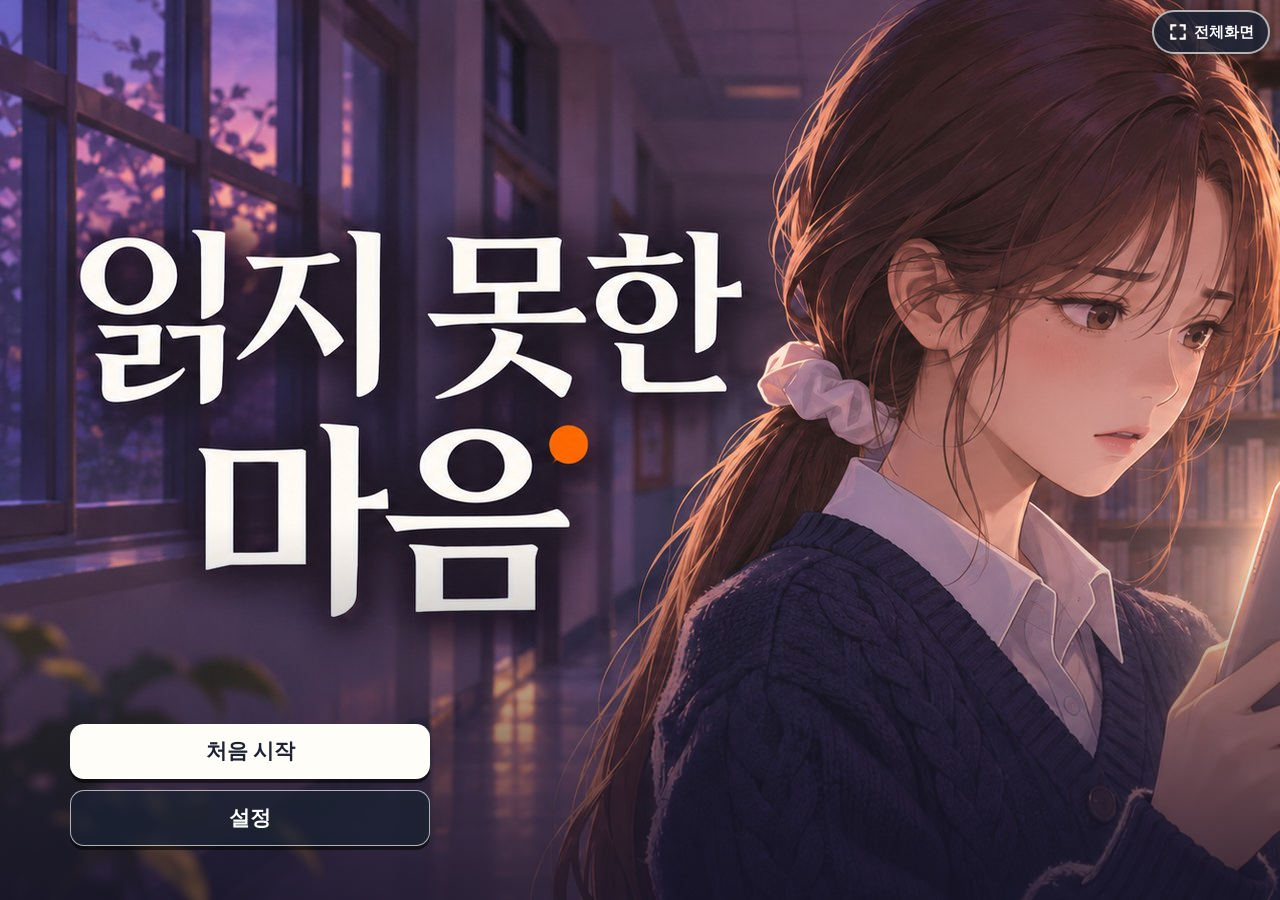
<file: games/unread-heart/1/index.html>
<!DOCTYPE html>
<html lang="ko">
<head>
<meta charset="utf-8">
<meta name="mobile-web-app-capable" content="yes">
<meta name="apple-mobile-web-app-capable" content="yes">
<meta name="viewport" content="width=device-width,initial-scale=1,maximum-scale=1,user-scalable=no">
<title>읽지 못한 마음</title>
<style>
:root{--navy:#1b2233;--ink:#232a3b;--cream:#f7f2e8;--paper:#fffdf8;--teal:#2c8c80;--teal2:#d9f0ec;--coral:#e0704f;--line:#d9d2c3;--mut:#6b7385;--fs:18px}
*{box-sizing:border-box;-webkit-tap-highlight-color:transparent}
html,body{margin:0;height:100%;background:#10141f;overflow:hidden;font-family:"Pretendard","Apple SD Gothic Neo","Malgun Gothic","Noto Sans KR",sans-serif;color:var(--ink);font-size:var(--fs);line-height:1.55}
[hidden]{display:none!important}
button{font:inherit;color:inherit;cursor:pointer;border:0;background:none;touch-action:manipulation}
#app{position:fixed;inset:0;background:#10141f;user-select:none;-webkit-user-select:none}
#cv{position:absolute;inset:0;width:100%;height:100%;display:block;touch-action:none}
#hud{position:absolute;left:0;right:0;top:0;display:flex;gap:8px;align-items:flex-start;justify-content:space-between;padding:6px 8px;background:linear-gradient(#10141fdd,#10141f00);pointer-events:none}
#obj{flex:0 1 auto;min-width:0;max-width:min(58vw,600px);display:flex;align-items:center;gap:9px;padding:8px 16px 8px 9px;border-radius:15px;background:#ffd35a;border:3px solid var(--navy);color:var(--navy);font-weight:800;font-size:1.02em;line-height:1.3;box-shadow:0 4px 0 #0007}
#obj small{flex:none;padding:4px 10px;border-radius:10px;background:var(--navy);color:#ffd35a;font-size:.8em}
#obj.pop{animation:pop .7s}
@keyframes pop{0%{transform:scale(1)}30%{transform:scale(1.09)}100%{transform:scale(1)}}
.hb{pointer-events:auto;display:flex;gap:6px;flex:none}
.hb button{position:relative;display:flex;flex-direction:column;align-items:center;justify-content:center;gap:1px;min-width:58px;min-height:52px;padding:5px 8px 4px;border-radius:13px;background:#fffdf8f5;border:2px solid var(--navy);color:var(--navy);font-size:.68em;font-weight:800;box-shadow:0 3px 0 #0006}
.hb button svg{width:28px;height:28px}
.hb button.sm svg{width:22px;height:22px}#bSnd.off{opacity:.55}#bSnd.off .w{display:none}.hb button.sm{min-width:48px}
.hb button:active{transform:translateY(1px)}
.bd{position:absolute;right:-4px;top:-5px;min-width:18px;height:18px;padding:0 4px;border-radius:9px;background:var(--coral);color:#fff;font-size:11px;line-height:18px}
#mini{position:absolute;right:8px;top:72px;width:198px;height:132px;border:2px solid #fffdf8;border-radius:8px;background:#000;box-shadow:0 3px 10px #0008;cursor:pointer}
#mini.big{width:min(88vw,125vh,780px);height:auto;aspect-ratio:3/2;right:50%;top:50%;transform:translate(50%,-50%);z-index:6;border-width:4px}
#miniOv{position:absolute;inset:0;background:#0b0e16c0;z-index:5}
#miniOv button{position:absolute;right:14px;top:14px;width:54px;height:54px;border-radius:50%;background:var(--paper);border:3px solid var(--navy);font-size:26px;font-weight:800;color:var(--navy)}
#miniOv span{position:absolute;left:0;right:0;bottom:16px;text-align:center;color:#fff;font-weight:700;font-size:.9em}
#hint{position:absolute;left:50%;bottom:calc(18px + env(safe-area-inset-bottom));transform:translateX(-50%);padding:6px 14px;border-radius:18px;background:#10141fd9;color:#fff;font-size:.86em;font-weight:600;white-space:nowrap;pointer-events:none}
#hint b{color:#ffd98a}
.touch #hint{bottom:calc(178px + env(safe-area-inset-bottom))}
#toast{position:absolute;left:50%;top:76px;transform:translateX(-50%);display:flex;flex-direction:column;gap:6px;align-items:center;pointer-events:none;z-index:30}
#toast div{padding:8px 16px;border-radius:12px;background:var(--paper);border-left:5px solid var(--teal);box-shadow:0 4px 14px #0007;font-size:.86em;font-weight:600;animation:tin .25s}
@keyframes tin{from{opacity:0;transform:translateY(-8px)}}
#pad{position:absolute;left:calc(14px + env(safe-area-inset-left));bottom:calc(16px + env(safe-area-inset-bottom));width:150px;height:150px;touch-action:none}
#pad button{position:absolute;width:50px;height:50px;border-radius:12px;background:#fffdf8cc;color:var(--navy);font-size:20px;font-weight:700;box-shadow:0 2px 0 #0006;touch-action:none}
#pad button.on{background:var(--teal);color:#fff}
#pad [data-k=up]{left:50px;top:0}#pad [data-k=down]{left:50px;top:100px}#pad [data-k=left]{left:0;top:50px}#pad [data-k=right]{left:100px;top:50px}
#act{position:absolute;right:calc(18px + env(safe-area-inset-right));bottom:calc(34px + env(safe-area-inset-bottom));width:84px;height:84px;border-radius:50%;background:var(--teal);color:#fff;font-weight:800;box-shadow:0 4px 0 #0006;touch-action:none}
#act:active{transform:translateY(2px)}
.ov{position:absolute;inset:0;z-index:10}
#dlg{z-index:15;background:#0b0e16b8;backdrop-filter:blur(3px);display:flex;flex-direction:column;justify-content:flex-end;align-items:center;padding:0 10px calc(10px + env(safe-area-inset-bottom))}
#dPor{flex:1 1 0;min-height:0;max-height:62vh;max-width:min(92vw,520px);object-fit:contain;object-position:bottom;filter:drop-shadow(0 6px 16px #0008);pointer-events:none}
#dBox{flex:none;width:min(100%,920px);background:var(--paper);border-radius:18px;border:3px solid var(--navy);padding:18px 24px 14px;box-shadow:0 8px 28px #000a;max-height:60vh;overflow:auto;font-size:1.22em;line-height:1.6}
#dlg.center{justify-content:center}
#dlg.center #dPor{display:none}
#dlg.center #dBox{width:min(100%,680px);text-align:center;padding:26px 26px 16px}
#dlg.center #dCh{text-align:left}
#dImg{display:block;max-width:100%;max-height:42vh;margin:0 auto 12px;border-radius:10px;border:1px solid var(--line)}
#dName{display:inline-block;margin:-30px 0 6px -4px;padding:3px 16px;border-radius:10px;background:var(--navy);color:#fff;font-weight:700;font-size:.9em;transform:translateY(-10px)}
#dText{white-space:pre-line;min-height:2.6em}
#dBox.note{background:#fff;border:4px solid #e0704f;text-align:left!important;padding:22px 22px 16px!important;width:min(100%,700px)!important}
#dBox.note #dName{background:#e0704f;font-size:1em;padding:5px 18px}
#dBox.note #dName::before{content:"✎ "}
.ntq{margin:2px 0 12px;padding:10px 14px;border-radius:12px;background:#f1eee8;color:#6b7385;text-decoration:line-through;text-decoration-color:#e0704f99}
.ntw{padding:12px 14px;border-radius:12px;background:#fff6dc;border-left:6px solid #f0b429;line-height:1.7;font-weight:500}
.ntq small,.ntw small{display:block;font-size:.72em;font-weight:800;letter-spacing:.03em;color:#a2461f;text-decoration:none;margin-bottom:3px}
.ntq small{color:#6b7385}
.ntw b{background:linear-gradient(transparent 55%,#ffd35a 55%);font-weight:800;color:var(--navy)}
#dNext.ntb{animation:none;margin-top:12px;text-align:center;padding:11px;border-radius:12px;background:#e0704f;color:#fff;font-weight:800;font-size:.9em;cursor:pointer}
#phNote{position:absolute;left:10px;right:10px;top:40px;z-index:4;display:flex;gap:10px;align-items:center;padding:10px 12px;border-radius:16px;background:#fffdf8;box-shadow:0 8px 24px #0006;border:1px solid var(--line);cursor:pointer;animation:tin .25s}
#phNote div{min-width:0;flex:1}#phNote b{display:block;font-size:.84em}#phNote small{display:block;color:var(--mut);white-space:nowrap;overflow:hidden;text-overflow:ellipsis}
.hy .need{display:inline-block;margin-bottom:6px;padding:3px 12px;border-radius:10px;background:var(--navy);color:#fff;font-size:.84em}.hy .need b{color:#ffd35a}
#mBox.wide{width:min(100%,860px)}
#dlg.doc #dBox{width:auto;max-width:min(100%,760px);max-height:96vh;padding:10px 10px 8px;text-align:center}
#dlg.doc #dImg{max-height:72vh;max-width:100%;width:auto;margin:0 auto 8px;cursor:zoom-in;border-radius:12px}
#dlg.doc #dText{min-height:0;font-size:.86em}
#dlg.doc #dName{display:none}
#dZoom{display:block;margin:0 auto 4px;font-size:.66em;font-weight:700;color:var(--teal);cursor:zoom-in}
#zoom{position:absolute;inset:0;z-index:40;background:#0b0e16f2;display:flex;align-items:center;justify-content:center;cursor:zoom-out}
#zoom img{max-width:98%;max-height:98%;border-radius:8px}
#zoom button{position:absolute;right:12px;top:12px;width:52px;height:52px;border-radius:50%;background:var(--paper);border:3px solid var(--navy);font-size:24px;font-weight:800;color:var(--navy)}
.step{min-height:8.5em;display:grid;place-items:center;text-align:center;padding:14px 6px}.step p{font-size:1.5em;font-weight:700;line-height:1.55;margin:0;white-space:pre-line;animation:tin .35s}
.step.sm{min-height:6.2em}.step.sm p{font-size:1.16em;font-weight:600}
.dots{display:flex;gap:6px;justify-content:center;margin:2px 0 6px}.dots i{width:9px;height:9px;border-radius:50%;background:var(--line)}.dots i.on{background:var(--teal)}
.cmp{display:flex;gap:8px}.cmp figure{flex:1;margin:0;text-align:center;font-weight:800;font-size:.86em}.cmp img{display:block;max-width:100%;max-height:50vh;margin:0 auto;border-radius:10px;border:1px solid var(--line);cursor:zoom-in}
.rows{display:flex;gap:8px;margin-top:10px}.rows button{flex:1;min-height:50px;border-radius:12px;background:#fff;border:2.5px solid var(--navy);font-weight:800;font-size:1.05em}.rows button.on{background:#ffd35a}
.wall.lock{display:flex;flex-direction:column;cursor:pointer}.lk{margin:18px 14px 0;display:flex;flex-direction:column;gap:8px}.lk div{padding:10px 13px;border-radius:15px;background:#fffdf8e6;color:var(--ink)}.lk b{display:block;font-size:.76em;color:var(--teal)}.lk small{display:block;white-space:nowrap;overflow:hidden;text-overflow:ellipsis}
.ul{margin-top:auto!important;padding:0 0 22px!important;text-align:center;font-weight:700;animation:bl 1.4s infinite}
.dial{padding:10px 14px 16px}.dial .num{min-height:54px;display:grid;place-items:center;font-size:1.7em;font-weight:700;letter-spacing:.04em}.dial .num span{font-size:.5em;font-weight:500;color:var(--mut);letter-spacing:0}
.kp{display:grid;grid-template-columns:repeat(3,1fr);gap:8px;max-width:270px;margin:4px auto}.kp button{height:52px;border-radius:26px;background:#fff;border:1px solid var(--line);font-size:1.3em;font-weight:700}.kp button:active{background:var(--teal2)}
.crow{display:flex;gap:8px;max-width:270px;margin:10px auto 4px}.crow button{flex:1;min-height:48px;border-radius:24px;font-weight:800}.crow .go{background:#35a56a;color:#fff;flex:2}.crow .del{background:#ece6d8}
.cbtn{padding:5px 14px;border-radius:14px;background:#35a56a;color:#fff;font-weight:800;font-size:.8em}
.calling{height:100%;min-height:420px;display:flex;flex-direction:column;align-items:center;justify-content:center;gap:10px;background:linear-gradient(#27324d,#3f5a78);color:#fff}.calling .av{width:96px;height:96px;border-radius:50%;font-size:40px}.calling b{font-size:1.5em}.calling small{animation:bl 1s infinite}
.tip{padding:10px 12px;border-radius:12px;background:#fff6dc;border:1.5px solid #f0b429;font-size:.9em;text-align:center}
.m.typing .b{display:flex;gap:5px;padding:11px 13px}.m.typing i{width:7px;height:7px;border-radius:50%;background:var(--mut);animation:ty 1s infinite}.m.typing i:nth-child(2){animation-delay:.18s}.m.typing i:nth-child(3){animation-delay:.36s}
@keyframes ty{0%,60%,100%{opacity:.25;transform:none}30%{opacity:1;transform:translateY(-3px)}}
.cl details{margin-top:2px}.cl summary{cursor:pointer;font-size:.82em;font-weight:700;color:var(--teal);min-height:32px;line-height:32px}
#tLoad{margin:0 0 12px!important;font-size:.86em}
.rnote{margin:10px 0 4px;padding:12px 14px;border-radius:12px;background:#fff6dc;border-left:6px solid #f0b429;font-size:.9em;line-height:1.6}.rnote b{display:block;color:#a2461f;margin-bottom:2px}
.rq{font-weight:800;margin:18px 0 4px!important}.rh{margin:0 0 6px!important;font-size:.84em;color:#1c6a5f;font-weight:600}.rc{text-align:right;font-size:.78em;color:var(--mut)}
.kind{display:flex;gap:8px}.kind button{flex:1;min-height:52px;border-radius:12px;background:#fff;border:2.5px solid var(--navy);font-weight:800}.kind button.on{background:#ffd35a}
.cal{padding:14px 14px 18px}.cal h4{margin:4px 0 10px;font-size:1.3em;text-align:center}
.cg{display:grid;grid-template-columns:repeat(7,1fr);gap:4px}.cg b{text-align:center;font-size:.72em;color:var(--mut);padding-bottom:2px}
.cg button{position:relative;aspect-ratio:1;border-radius:50%;font-weight:700;background:#fff;border:1px solid var(--line)}.cg button.today{border:2.5px solid var(--navy)}.cg button.sel{background:var(--navy);color:#fff}
.cg button.ev::after{content:"";position:absolute;left:50%;bottom:11%;width:6px;height:6px;margin-left:-3px;border-radius:50%;background:var(--coral)}
.cev{margin-top:14px;padding:12px 14px;border-radius:13px;background:#fff;border:1px solid var(--line);min-height:68px;font-size:.92em}.cev b{display:block;color:var(--teal);font-size:.84em;margin-bottom:2px}
.wall.pass>p{text-align:center}
.lkimg{display:block;max-width:100%;max-height:30vh;margin:0 auto 10px;border-radius:12px}
#ctxt{font-size:1.3em;text-align:center;letter-spacing:.1em;margin:10px 0 0}
.dday{margin:10px 24px 0;padding:8px 14px;border-radius:12px;background:#fffdf826;font-weight:700;font-size:.9em}.dday b{display:inline-block;margin-right:6px;padding:1px 9px;border-radius:9px;background:#ffd35a;color:#1b2233;font-size:.86em}
.pic{container-type:inline-size}.pic.p-p1,.pic.p-p9{max-width:min(100%,50vh)}.pic.p-p3,.pic.p-p5,.pic.p-p8{max-width:min(100%,92vh)}
.ovt{position:absolute;display:flex;flex-direction:column;align-items:center;justify-content:center;text-align:center;font-weight:800;color:#1b2233;line-height:1.35}.ovt b{display:block;font-size:1.5em}
.p-p1 .ovt{left:16.400%;top:41.100%;width:66.500%;height:15.500%;font-size:6.200cqw}
.p-p3 .ovt{top:62.500%;width:19.700%;height:10%;font-size:2.300cqw;color:#4a2c00}.p-p3 .a{left:15.400%}.p-p3 .b{left:40.700%}.p-p3 .c{left:66%}
.p-p5 .ovt{left:6.400%;top:26%;width:87.200%;height:39.800%;font-size:7cqw}
.p-p8 .ovt{left:15%;top:13.200%;width:70%;height:72.800%;font-size:4.200cqw;font-weight:600;line-height:1.7}.p-p8 .ovt span{display:block;margin-top:.6em;align-self:flex-end;padding-right:10%}
.p-p9 .ovt{left:20.600%;top:11.400%;width:58.700%;height:71%;font-size:7cqw;line-height:1.7}.p-p9 .ovt b{font-size:1.25em;margin-bottom:.5em;padding-bottom:.3em;border-bottom:3px solid #1b2233}
.dkwrap .pc{left:9.800%;top:12.700%;width:80.400%;height:73.200%}.dkwrap .dkw{min-height:0}
.code{display:flex;gap:8px;justify-content:center;margin:12px 0}.code i{width:46px;height:56px;border-radius:10px;border:3px solid var(--navy);background:#fff;display:grid;place-items:center;font-style:normal;font-size:1.6em;font-weight:800}
.code.lt i{width:20px;height:20px;border-radius:50%;border:2px solid #fff;background:none;color:#fff;font-size:12px}
#mBox .kp button.x,#mBox .kp button.ok{font-size:.9em}#mBox .kp button.ok{background:var(--teal);color:#fff}
.wall.pass{cursor:default;align-items:center;padding-bottom:20px}.wall.pass h3{align-self:stretch}.wall.pass>p{align-self:stretch}.wall.pass .kp{width:100%;max-width:250px}.wall.pass .kp button{color:var(--navy)}
.hintp{text-align:center;font-weight:700;padding:0 20px 10px!important}
.dk .dkw{padding:14px;min-height:260px;display:flex;flex-direction:column;gap:8px;background:var(--cream)}.dkp{margin:0 0 4px!important;font-size:.8em;font-weight:800;color:var(--mut)}
.dki{text-align:left;min-height:48px;padding:8px 14px;border-radius:10px;background:#fff;border:2px solid var(--navy);font-weight:700}.dki:hover{background:var(--teal2)}
.dkc{padding:12px 14px;border-radius:10px;background:#fff;border:1px solid var(--line)}.dkc p{margin:4px 0!important}.dkc table{border-collapse:collapse;margin:8px 0}.dkc td,.dkc th{border:1.5px solid var(--navy);padding:4px 22px;text-align:center;font-weight:700}
.facts{display:flex;flex-direction:column;gap:7px}.facts button{text-align:left;min-height:48px;padding:9px 14px;border-radius:11px;background:#fff;border:2.5px solid var(--navy);font-weight:600;line-height:1.4}.facts button.on{background:#ffd35a}
.pic{position:relative;max-width:min(100%,62vh);margin:0 auto}.pic>img{display:block;width:100%;border-radius:12px}
.pic .scr{position:absolute;left:25%;top:9%;width:49%;height:76%;display:flex;flex-direction:column;justify-content:center;gap:8px;container-type:inline-size}
.pic .scr p{margin:0;padding:5cqw 5.500cqw;border-radius:6cqw 6cqw 1.500cqw 6cqw;background:var(--teal);color:#fff;font-size:9.200cqw;line-height:1.45;font-weight:600}.pic .scr small{text-align:right;font-size:5cqw;color:var(--mut);font-weight:700}
.pic.p-g4{max-width:min(100%,60vh);container-type:inline-size}.pic .memo{position:absolute;left:12%;top:12%;width:74%;height:72%;display:grid;place-content:center;text-align:center;font-size:9.500cqw;font-weight:700;line-height:1.5;color:#2a2f3d;transform:rotate(-2deg);font-family:"Nanum Pen Script","Gaegu","Malgun Gothic",cursive}.pic .memo span{font-size:.8em}
.schp{position:relative;max-width:min(100%,50vh);margin:6px auto 0;container-type:inline-size}.schp>img{display:block;width:100%;border-radius:12px}
.schp h4{position:absolute;left:15%;width:70%;top:10.200%;margin:0;text-align:center;font-size:6.400cqw;color:var(--navy)}
.schp .r{position:absolute;left:15.500%;width:68.500%;display:flex;align-items:center;gap:0 2.500cqw;flex-wrap:wrap;align-content:center}
.schp i{flex:none;width:8.500cqw;height:8.500cqw;border-radius:50%;background:var(--navy);color:#fff;font-style:normal;font-weight:800;font-size:4.600cqw;display:grid;place-items:center}
.schp button{padding:.300cqw 2.400cqw;border-radius:2cqw;font-weight:800;min-height:6.200cqw}.schp .mom{color:#2456b8;font-size:5.600cqw}.schp .mom.seen{background:#dfe9fb}
.schp .ys{color:#7b7f88;font-size:4.300cqw;text-decoration:line-through;text-decoration-thickness:2px;font-style:italic}.schp .ys.found{background:#ffd35a;color:var(--navy)}
.bxp{position:relative;max-width:min(100%,46vh);margin:6px auto 0}.bxp>img{display:block;width:100%;border-radius:12px}
.bxp .in{position:absolute;left:16%;top:19.500%;width:68%;height:61%}
.bxp button{position:absolute;width:58%;padding:0;transform:rotate(var(--r));transition:transform .4s,opacity .4s;filter:drop-shadow(0 4px 4px #0006)}.bxp button img{display:block;width:100%}
.bxp button.gone{transform:translate(160%,-30%) rotate(24deg);opacity:0;pointer-events:none}
.bxp .nb{position:absolute;left:22%;top:14%;width:56%;z-index:1;filter:drop-shadow(0 4px 4px #0006);transform:rotate(-4deg)}
.pcwrap{position:relative}.pcbg{display:block;width:100%;border-radius:12px}
.pcwrap .pc{position:absolute;left:11.300%;top:13.200%;width:77.400%;height:70.800%;border:0;border-radius:0;overflow:auto;font-size:.8em}.pcwrap .pcm{max-height:none}
@media (max-width:760px){.pcbg{display:none}.pcwrap .pc{position:static;width:auto;height:auto;border:3px solid var(--navy);border-radius:12px;font-size:1em}.pcwrap .pcm{max-height:34vh}}
#phTop .pf{font-size:.72em;font-weight:800;min-width:58px;min-height:34px;border:1.5px solid var(--teal);color:var(--teal);border-radius:17px;padding:0 10px}
.prof{display:flex;flex-direction:column;align-items:center;gap:6px;padding:40px 20px}.prof .av{width:110px;height:110px;border-radius:36px;font-size:2em}.prof>b{font-size:1.4em;margin-top:6px}.prof>small{color:var(--mut)}
.prof>div{margin-top:18px;width:100%;padding:14px 16px;border-radius:14px;background:#fff;border:1px solid var(--line);display:flex;justify-content:space-between;align-items:center}.prof span{font-size:.8em;color:var(--mut);font-weight:700}.prof strong{font-size:1.2em;letter-spacing:.03em;user-select:text;-webkit-user-select:text}
.gmsg{min-height:1.5em;margin:10px 0 0!important;font-weight:700;color:#1c6a5f;text-align:center}
.door{position:relative;margin:8px auto 0}.door img{display:block;width:100%;max-height:66vh;object-fit:cover;border-radius:14px;border:2px solid var(--navy)}
#bell{position:absolute;left:71.9%;top:47.6%;width:9%;aspect-ratio:1;transform:translate(-50%,-50%);border-radius:50%;background:#ffd35a22;border:3px solid #fff;box-shadow:0 0 0 0 #ffd35a;animation:bp 1.3s infinite}
#bell.on{animation:none;background:#e0704fbb;transform:translate(-50%,-50%) scale(.9)}
@keyframes bp{70%{box-shadow:0 0 0 16px #ffd35a00}100%{box-shadow:0 0 0 0 #ffd35a00}}
#ding{position:absolute;left:62%;top:26%;padding:6px 16px;border-radius:16px;background:var(--navy);color:#ffd35a;font-size:1.3em;animation:tin .3s}
.sch{max-width:440px;margin:8px auto 0;padding:14px 16px 16px;background:#fffef6;border:1px solid var(--line);border-radius:6px;box-shadow:0 6px 16px #0003;transform:rotate(-.6deg)}
.sch h4{margin:0 0 8px;text-align:center;font-size:1.1em;border-bottom:2px solid var(--navy);padding-bottom:6px}
.sch>div{display:flex;align-items:center;gap:8px;flex-wrap:wrap;padding:4px 0;border-bottom:1px dashed var(--line)}.sch i{flex:none;width:34px;height:34px;border-radius:50%;background:var(--navy);color:#fff;font-style:normal;font-weight:800;display:grid;place-items:center}
.sch button{min-height:40px;padding:4px 12px;border-radius:9px;font-weight:700}.sch .mom{color:#2456b8;font-size:1.05em}.sch .mom.seen{background:#e7eefc}
.sch .ys{color:#7b7f88;font-size:.84em;text-decoration:line-through;text-decoration-thickness:2px;font-style:italic}.sch .ys.found{background:#ffd35a;color:var(--navy)}
.bx{position:relative;max-width:420px;height:230px;margin:10px auto 0;border:4px solid #a07a48;border-top:0;border-radius:0 0 12px 12px;background:#caa26a;padding:14px}
.bx button{position:absolute;left:8%;width:84%;height:54px;border-radius:8px;background:var(--c);border:2px solid #5b4a33;font-weight:800;transform:rotate(var(--r));transition:transform .35s,opacity .35s;box-shadow:0 3px 0 #0003}
.bx button:nth-child(1){top:8px;z-index:5}.bx button:nth-child(2){top:44px;z-index:4}.bx button:nth-child(3){top:80px;z-index:3}.bx button:nth-child(4){top:116px;z-index:2}.bx button:nth-child(5){top:150px;z-index:1}
.bx button.gone{transform:translateX(130%) rotate(18deg);opacity:0;pointer-events:none}
.bx .nb{position:absolute;left:18%;bottom:14px;width:64%;height:60px;border-radius:6px;background:#fffdf8;border:2px solid var(--navy);border-left:10px double var(--navy);display:grid;place-items:center;font-weight:800;animation:tin .4s}
.pc{border:3px solid var(--navy);border-radius:12px;overflow:hidden;background:var(--cream)}.pcb{display:flex;align-items:center;gap:6px;padding:8px 10px;background:var(--navy);color:#fff;font-size:.8em;font-weight:700}.pcb i{width:11px;height:11px;border-radius:50%;background:#e0704f}.pcb i:nth-child(2){background:#f0b429}.pcb i:nth-child(3){background:#35a56a}.pcb span{margin-left:8px}
.pcm{display:flex;flex-direction:column;gap:8px;padding:12px;max-height:34vh;overflow:auto}.pcw{padding:10px 12px 12px;border-top:1px solid var(--line);background:var(--paper)}
.draft{padding:10px 12px;border-radius:10px;border:1.5px solid var(--line);background:#fff;color:var(--mut);margin-bottom:6px}.draft span{animation:bl 1s infinite;color:var(--navy)}
.comp{min-height:64px;margin:8px 0;padding:10px 12px;border-radius:10px;border:2px dashed var(--teal);background:#fff;line-height:1.6}.comp em{color:var(--mut)}.comp span{background:var(--teal2);border-radius:6px;padding:1px 5px}
.chips{display:flex;flex-direction:column;gap:6px}.chips button{text-align:left;min-height:44px;padding:8px 12px;border-radius:10px;background:#fff;border:2px solid var(--navy);font-weight:600}.chips button:disabled{opacity:.3}
.epi{display:block;width:100%;max-height:46vh;aspect-ratio:16/9;object-fit:cover;border-radius:12px;background:#232a3b}
.epi0{text-align:center;padding:38px 10px 26px}.epi0 small{display:inline-block;padding:3px 16px;border-radius:12px;background:var(--navy);color:#ffd35a;font-weight:800}.epi0 h2{font-size:2em!important;margin:14px 0 6px!important}
#dBox.nar #dText{color:#3d4558;font-style:normal}
#dCh{display:flex;flex-direction:column;gap:7px;margin-top:10px}
.ch{text-align:left;min-height:50px;padding:11px 14px 11px 46px;border-radius:11px;background:var(--teal2);border:1.5px solid var(--teal);position:relative;line-height:1.4}
.ch:hover,.ch:focus{background:#c3e7e1;outline:0}
.ch i{position:absolute;left:11px;top:50%;transform:translateY(-50%);width:26px;height:26px;line-height:26px!important;border-radius:50%;background:var(--teal);color:#fff;font-style:normal;font-size:.76em;font-weight:700;text-align:center;line-height:22px}
#dNext{margin-top:6px;text-align:right;color:var(--mut);font-size:.76em;animation:bl 1.1s infinite}
@keyframes bl{50%{opacity:.35}}
#phone{background:#0b0e16c9;display:flex;align-items:center;justify-content:center;padding:8px}
#phone.intro{background:#0b0e16 url(assets/bg_school.jpg) 12% 22%/260% no-repeat}
#phone.intro::before{content:"";position:absolute;inset:0;background:#0b0e16b0;backdrop-filter:blur(6px)}
#phF{position:relative;width:min(100%,400px);height:min(100%,790px);background:linear-gradient(145deg,#3a4257,#0d1018 55%,#232a3b);border-radius:46px;padding:13px 12px;border:2px solid #4a5370;box-shadow:inset 0 0 0 3px #05070c,0 22px 60px #000d;display:flex;flex-direction:column}
#phF::before{content:"";position:absolute;right:-6px;top:150px;width:5px;height:74px;border-radius:3px;background:#3a4257}
#phF::after{content:"";position:absolute;left:-6px;top:120px;width:5px;height:42px;border-radius:3px;background:#3a4257;box-shadow:0 56px 0 #3a4257}
#phIn::before{content:"";position:absolute;top:8px;left:50%;transform:translateX(-50%);width:92px;height:24px;border-radius:13px;background:#0a0c12;box-shadow:inset -22px 0 0 -8px #1c2740;z-index:3}
#phGes{flex:none;height:20px;background:var(--paper);display:grid;place-items:center}
#phGes::after{content:"";width:118px;height:5px;border-radius:3px;background:#1b223399}
#phIn{position:relative;flex:1;min-height:0;border-radius:34px;overflow:hidden;background:var(--cream);display:flex;flex-direction:column}
#phBar{flex:none;display:flex;justify-content:space-between;padding:12px 24px 6px;font-size:13px;font-weight:700;color:var(--navy)}
#phTop{flex:none;display:flex;align-items:center;gap:6px;padding:6px 10px 8px;border-bottom:1px solid var(--line);font-weight:800}
#phTop button{min-width:44px;min-height:40px;border-radius:10px;font-size:20px}
#phTop span{flex:1;overflow:hidden;text-overflow:ellipsis;white-space:nowrap}
#phScr{flex:1;min-height:0;overflow:auto;-webkit-overflow-scrolling:touch}
#phBot{flex:none;padding:8px 10px;border-top:1px solid var(--line);background:var(--paper);display:flex;flex-direction:column;gap:6px}
#phBot button{min-height:44px;border-radius:12px;background:var(--teal);color:#fff;font-weight:700;padding:8px 12px}
#phBot button.sub{background:var(--teal2);color:var(--navy);border:1.5px solid var(--teal)}
.apps{display:grid;grid-template-columns:repeat(3,1fr);gap:22px 10px;padding:36px 22px}
.app{display:flex;flex-direction:column;align-items:center;gap:6px;font-size:.78em;font-weight:700;position:relative}
.app .ic{width:62px;height:62px;border-radius:18px;display:grid;place-items:center;box-shadow:0 3px 0 #0003}
.app .bd{right:8px;top:-6px}
.wall{background:linear-gradient(160deg,#27324d,#3f5a78 60%,#7fa3a0);min-height:100%;color:#fff}
.wall h3{margin:0;padding:26px 24px 0;font-size:2.2em;font-weight:300}.wall p{margin:0;padding:0 26px;opacity:.85;font-size:.85em}
.rm{display:flex;gap:10px;align-items:center;width:100%;padding:11px 14px;text-align:left;border-bottom:1px solid #e8e1d2}
.rm:active{background:#efe8d8}
.av{flex:none;width:44px;height:44px;border-radius:15px;display:grid;place-items:center;color:#fff;font-weight:800;font-size:.9em}
.rm div{flex:1;min-width:0}.rm b{display:block}.rm small{display:block;color:var(--mut);white-space:nowrap;overflow:hidden;text-overflow:ellipsis}
.rm .bd{position:static}
.msgs{padding:12px 10px 16px;display:flex;flex-direction:column;gap:9px}
.m{display:flex;gap:7px;align-items:flex-start;max-width:88%}
.m .av{width:34px;height:34px;border-radius:12px;font-size:.72em}
.m .w{font-size:.72em;font-weight:700;color:var(--mut);margin-bottom:2px}
.m .b{background:#fff;border:1px solid var(--line);border-radius:4px 14px 14px 14px;padding:7px 11px;white-space:pre-line;font-size:.92em}
.m.me{align-self:flex-end}.m.me .b{background:var(--teal);color:#fff;border-color:var(--teal);border-radius:14px 4px 14px 14px}
.m.sys{align-self:center;max-width:100%;font-size:.72em;color:var(--mut);background:#e9e2d2;border-radius:10px;padding:2px 12px}
.m .tm{align-self:flex-end;font-size:.66em;color:var(--mut);white-space:nowrap}
.m .nr{display:block;text-align:right;font-size:.7em;font-weight:800;color:var(--coral);margin-top:2px}
.m .q{display:block;margin-top:6px;padding:6px 9px;border-left:3px solid var(--teal);background:#f1ece0;border-radius:6px;font-size:.92em}
.cl{margin:10px;padding:11px 13px;border-radius:13px;background:var(--paper);border:1px solid var(--line)}
.cl h4{margin:0 0 2px;font-size:.98em}.cl small{color:var(--mut);display:block;margin-bottom:5px}.cl p{margin:0;white-space:pre-line;font-size:.9em}
.cl.no{opacity:.5;border-style:dashed}
.hy{margin:10px;padding:12px 13px;border-radius:13px;background:#fff8e3;border:1.5px solid #c98a1b}
.hy h4{margin:0 0 6px}.hy label{display:flex;gap:8px;align-items:center;min-height:38px;font-size:.9em}
.hy input{width:20px;height:20px;accent-color:var(--teal)}
.hy button{margin-top:6px;min-height:42px;width:100%;border-radius:11px;background:var(--navy);color:#fff;font-weight:700}
.hy .fb{margin-top:6px;font-size:.86em;color:#a2461f;font-weight:600}.hy.ok{background:#e4f4ee;border-color:var(--teal)}.hy.ok .fb{color:#1c6a5f}
.sec{margin:16px 12px 4px;font-size:.78em;font-weight:800;color:var(--mut);letter-spacing:.04em}
#modal{background:#0b0e16cc;display:flex;align-items:center;justify-content:center;padding:12px;z-index:26}
#mBox{width:min(100%,640px);max-height:100%;overflow:auto;background:var(--paper);border-radius:18px;padding:20px 20px 16px;box-shadow:0 12px 40px #000c;user-select:text;-webkit-user-select:text}
#mBox h2{margin:0 0 4px;font-size:1.3em}#mBox h3{margin:16px 0 4px;font-size:1em}
#mBox p{margin:6px 0}#mBox ul{margin:6px 0;padding-left:20px}
.btn{display:block;width:100%;min-height:46px;margin-top:10px;border-radius:12px;background:var(--teal);color:#fff;font-weight:800;padding:8px 14px}
.btn.sub{background:var(--teal2);color:var(--navy);border:1.5px solid var(--teal)}.btn.warn{background:#fff;color:#a2461f;border:1.5px solid #e0a58f}
.btn:disabled{opacity:.45;cursor:default}
.row{display:flex;gap:8px}.row .btn{flex:1}
input[type=text],textarea{width:100%;font:inherit;padding:10px 12px;border-radius:11px;border:1.5px solid var(--line);background:#fff;color:var(--ink)}
textarea{min-height:92px;resize:vertical}
.q{margin:12px 0;padding:11px 12px;border:1.5px solid var(--line);border-radius:13px;background:#fff}
.q b{display:block;margin-bottom:6px}.q label{display:flex;gap:9px;align-items:flex-start;min-height:40px;padding:5px 2px}
.q input{flex:none;width:20px;height:20px;margin-top:3px;accent-color:var(--teal)}
.q .ex{margin-top:6px;padding:7px 10px;border-radius:9px;font-size:.88em}.q.bad{border-color:#e0a58f}.q.bad .ex{background:#fdeee8;color:#8a3a18}.q.good{border-color:var(--teal)}.q.good .ex{background:#e4f4ee;color:#1c6a5f}
.card{padding:14px 15px;border-radius:14px;background:#fff;border:1px solid var(--line);margin:10px 0;white-space:pre-line}
.keys{display:grid;grid-template-columns:auto 1fr;gap:6px 14px;margin:10px 0;font-size:.92em}.keys b{padding:1px 9px;border-radius:7px;background:var(--navy);color:#fff;font-size:.86em;white-space:nowrap}
#repImg{display:block;width:100%;border-radius:10px;border:1px solid var(--line);margin-top:10px}
#title{z-index:25;display:flex;align-items:center;justify-content:center;padding:16px;background:#141a2a center/cover no-repeat}
#title::before{content:"";position:absolute;inset:0;background:linear-gradient(#141a2ab0,#141a2aee);backdrop-filter:blur(5px)}
#tBox{position:relative;width:min(100%,430px);text-align:center;color:#fff}
#tBox h1{margin:0;font-size:clamp(2.2em,9vw,3.4em);font-weight:800;letter-spacing:.02em;text-shadow:0 4px 18px #000}
#tBox h1 span{display:inline-block;width:.38em;height:.38em;margin-left:.12em;border-radius:50%;background:var(--coral);vertical-align:super}
#tBox p{margin:8px 0 26px;opacity:.85}
#tBox .btn{background:var(--paper);color:var(--navy)}#tBox .btn.sub{background:#fffdf822;color:#fff;border-color:#fffdf866}
#fade{position:absolute;inset:0;background:#000;opacity:0;pointer-events:none;transition:opacity .35s;z-index:8}
#fade.on{opacity:1}
@media (max-width:560px){:root{--fs:16px}.hb{gap:4px}.hb button{min-width:46px;min-height:46px;padding:4px 4px 3px;font-size:.6em}.hb button.sm{min-width:38px}.hb button svg{width:24px;height:24px}#obj{max-width:44vw;font-size:.9em;padding:6px 10px 6px 7px;flex-wrap:wrap;gap:4px}#mini{width:132px;height:88px;top:66px}#dBox{font-size:1.12em;padding:16px 16px 12px}}
@media (max-height:460px){#dPor{max-height:30vh}#dBox{font-size:1em;padding:12px 16px 8px;max-height:84vh}.ch{min-height:40px;padding:7px 12px 7px 44px}#dCh{gap:5px;margin-top:6px}#phF{height:100%;padding:8px 10px;border-radius:30px}#dlg.center #dBox{padding:16px}}
#title{display:block;padding:0;background:#1a1730 left center/cover no-repeat}
#title::before{inset:auto 0 0 0;height:42%;background:linear-gradient(#14122600,#141226b8);backdrop-filter:none}
#tBox{position:absolute;left:5.500%;bottom:6%;width:min(30vw,360px);text-align:left}
#tBox h1,#tBox>p:not(#tLoad){position:absolute;width:1px;height:1px;overflow:hidden;clip-path:inset(50%);margin:0}
#tBox .btn{margin-top:1.200vh;min-height:max(44px,6.200vh);font-size:clamp(15px,2.300vh,22px);border-radius:14px;box-shadow:0 4px 0 #0008}
#tBox .btn.sub{background:#1b2233cc;border-color:#fffdf8aa}
#tLoad{color:#fff;text-shadow:0 1px 4px #000}
@media (max-height:520px) and (min-aspect-ratio:1/1){#tBox{width:min(62vw,560px);display:flex;flex-wrap:wrap;gap:8px;bottom:5%}#tBox .btn{flex:1;margin-top:0;white-space:nowrap}#tLoad{flex-basis:100%}}
@media (max-aspect-ratio:1/1){#title{background-size:100% auto;background-position:center 14%}#title::before{display:none}#tBox{left:50%;transform:translateX(-50%);bottom:9%;width:min(84vw,420px);text-align:center}}
#fsBtn{position:absolute;right:calc(10px + env(safe-area-inset-right));top:calc(10px + env(safe-area-inset-top));z-index:27;display:flex;align-items:center;gap:6px;min-height:44px;padding:6px 14px;border-radius:22px;background:#1b2233d9;color:#fff;border:2px solid #fffdf8aa;font-weight:800;font-size:.82em;box-shadow:0 3px 10px #0007}
#fsBtn svg{width:20px;height:20px}#fsBtn.on{background:#fffdf8;color:var(--navy);border-color:var(--navy)}
</style>
<link rel="preload" as="image" href="assets/title-d7526211263809cf53b8417a.jpg" fetchpriority="high"></head>
<body>
<div id="app">
  <canvas id="cv" aria-label="탐색 화면"></canvas>
  <div id="hud" hidden>
    <div id="obj"></div>
    <div class="hb">
      <button id="bPhone" aria-label="휴대전화 열기"><svg viewBox="0 0 32 32"><rect x="8" y="2" width="16" height="28" rx="4" fill="#1b2233"/><rect x="10" y="5" width="12" height="19" rx="1.500" fill="#7fd0c4"/><circle cx="16" cy="27" r="1.400" fill="#fff"/></svg>휴대전화<span class="bd" id="bdP" hidden></span></button>
      <button id="bClue" aria-label="행사 자료 열기"><svg viewBox="0 0 32 32"><path d="M3 8a3 3 0 0 1 3-3h7l3 3h10a3 3 0 0 1 3 3v13a3 3 0 0 1-3 3H6a3 3 0 0 1-3-3z" fill="#d99a3d" stroke="#1b2233" stroke-width="2"/><path d="M9 16h14M9 21h9" stroke="#1b2233" stroke-width="2.200" stroke-linecap="round"/></svg><span>자료 <span id="cc">0</span>/10</span></button>
      <button id="bSnd" class="sm" aria-label="소리 켜기 끄기"><svg viewBox="0 0 24 24" fill="none" stroke="#1b2233" stroke-width="2.400" stroke-linecap="round" stroke-linejoin="round"><path d="M4 9v6h4l5 4V5L8 9z" fill="#1b2233"/><path class="w" d="M16.500 8.500a5 5 0 0 1 0 7M19 6a8.500 8.500 0 0 1 0 12"/></svg><span>소리</span></button>
      <button id="bFull" class="sm" aria-label="전체화면"><svg viewBox="0 0 24 24" fill="none" stroke="#1b2233" stroke-width="2.600" stroke-linecap="round"><path d="M4 9V4h5M20 9V4h-5M4 15v5h5M20 15v5h-5"/></svg>전체</button>
      <button id="bSet" class="sm" aria-label="설정"><svg viewBox="0 0 24 24" fill="none" stroke="#1b2233" stroke-width="2.600" stroke-linecap="round"><path d="M4 7h10M18 7h2M4 17h2M10 17h10"/><circle cx="16" cy="7" r="2.200"/><circle cx="8" cy="17" r="2.200"/></svg>설정</button>
    </div>
  </div>
  <div id="miniOv" hidden><button aria-label="지도 닫기">✕</button><span>빨간 점: 나 · 노란 점: 목표</span></div>
  <canvas id="mini" width="780" height="520" hidden aria-label="미니맵"></canvas>
  <div id="hint" hidden></div>
  <div id="pad" hidden>
    <button data-k="up" aria-label="위">▲</button><button data-k="left" aria-label="왼쪽">◀</button>
    <button data-k="right" aria-label="오른쪽">▶</button><button data-k="down" aria-label="아래">▼</button>
  </div>
  <button id="act" hidden aria-label="조사 또는 대화">조사</button>
  <div id="fade"></div>
  <div id="dlg" class="ov" hidden>
    <img id="dPor" alt="">
    <div id="dBox" role="dialog" aria-live="polite">
      <div id="dName"></div><img id="dImg" alt="" hidden><span id="dZoom" hidden>그림을 누르면 크게 볼 수 있어요</span><div id="dText"></div><div id="dCh"></div><div id="dNext">▼ 스페이스 또는 터치</div>
    </div>
  </div>
  <div id="phone" class="ov" hidden>
    <div id="phF"><div id="phIn">
      <div id="phBar"><span id="phClock"></span><span>LTE ▮▮▮</span></div>
      <div id="phNote" hidden></div><div id="phTop"></div><div id="phScr"></div><div id="phBot" hidden></div><div id="phGes"></div>
    </div></div>
  </div>
  <div id="modal" class="ov" hidden><div id="mBox"></div></div>
  <div id="title" class="ov">
    <div id="tBox">
      <h1>읽지 못한 마음<span></span></h1>
      <p>답이 없어진 친구의 사정을 따라가는 이야기</p>
      <p id="tLoad">그림을 불러오는 중…</p>
      <button class="btn" id="tNew">처음 시작</button>
      <button class="btn sub" id="tCont" hidden>이어하기</button>
      <button class="btn sub" id="tSet">설정</button>
    </div>
  </div>
  <div id="zoom" hidden><img id="zImg" alt="크게 본 자료"><button aria-label="닫기">✕</button></div>
  <button id="fsBtn" aria-label="전체화면 켜기 끄기"><svg viewBox="0 0 24 24" fill="none" stroke="currentColor" stroke-width="2.600" stroke-linecap="round"><path d="M4 9V4h5M20 9V4h-5M4 15v5h5M20 15v5h-5"/></svg><span>전체화면</span></button>
  <div id="toast"></div>
</div>
<script src="maps.js"></script>
<script src="game.js"></script>
</body>
</html>
</file>
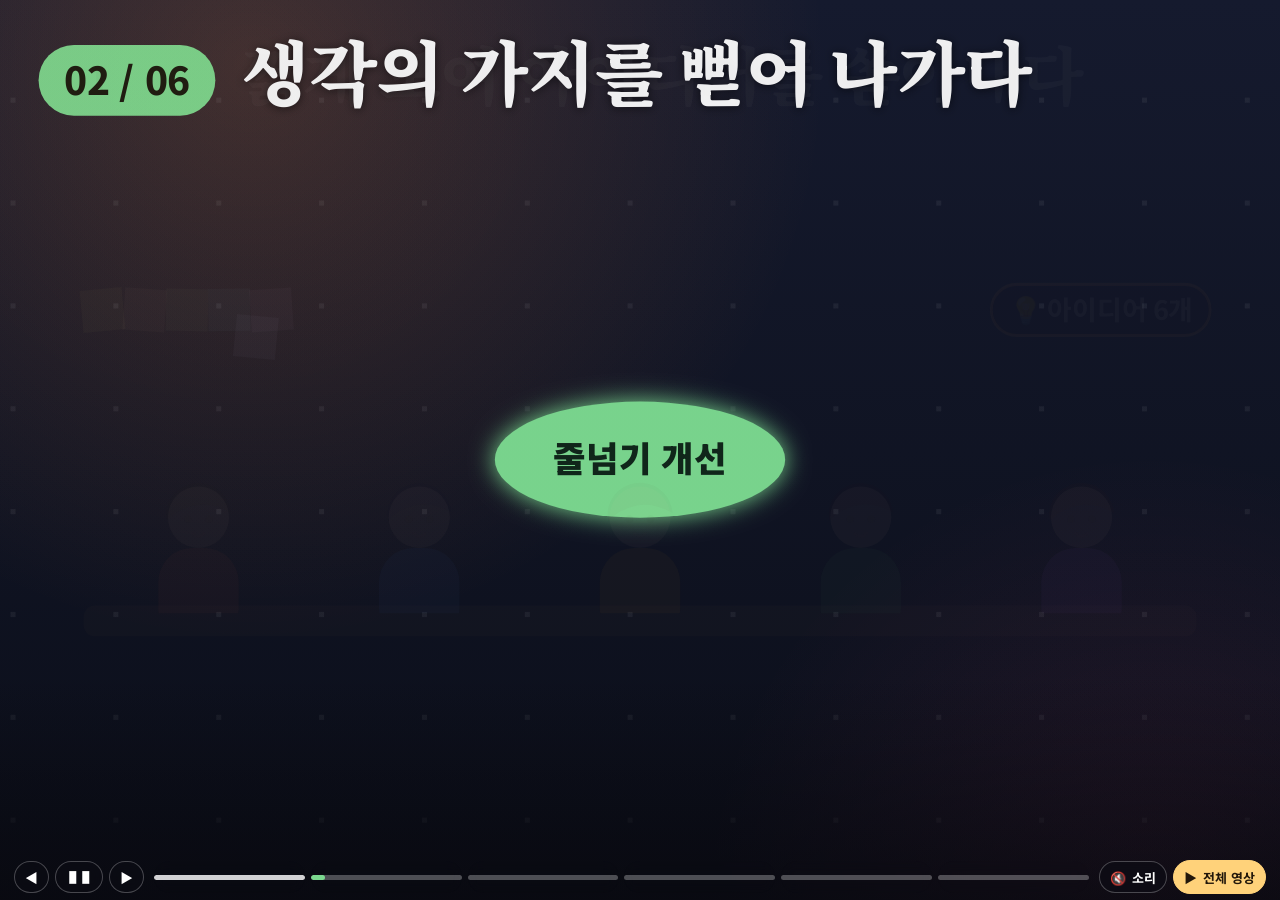
<file: games/thinking-techniques-motion/banner.html>
<!doctype html>
<html lang="ko">
<head>
<meta charset="utf-8">
<meta name="viewport" content="width=device-width, initial-scale=1">
<title>확산적 사고와 수렴적 사고 · 배너</title>
<link rel="preconnect" href="https://fonts.googleapis.com">
<link rel="preconnect" href="https://fonts.gstatic.com" crossorigin>
<link href="https://fonts.googleapis.com/css2?family=Noto+Sans+KR:wght@500;700;800;900&family=Noto+Serif+KR:wght@900&family=Gaegu:wght@700&display=swap" rel="stylesheet">
<style>
  html,body{margin:0;height:100%;background:#0d1020;overflow:hidden;font-family:"Noto Sans KR","Malgun Gothic",sans-serif;color:#fff}
  canvas{position:absolute;inset:0;width:100%;height:100%;display:block}
  .bar{position:absolute;left:0;right:0;bottom:0;height:46px;display:flex;align-items:center;gap:10px;padding:0 14px;z-index:2}
  .grp{display:flex;align-items:center;gap:6px}
  .bar button,.bar a{height:32px;min-width:32px;padding:0 10px;border-radius:999px;border:1px solid rgba(255,255,255,.25);background:rgba(12,12,20,.6);
    color:#fff;font:700 13px "Noto Sans KR","Malgun Gothic",sans-serif;display:inline-flex;align-items:center;justify-content:center;gap:6px;cursor:pointer;
    text-decoration:none;backdrop-filter:blur(6px);-webkit-backdrop-filter:blur(6px);white-space:nowrap}
  .bar button:hover,.bar a:hover{background:rgba(48,52,70,.8)}
  .bar button:focus-visible,.bar a:focus-visible{outline:2px solid #ffd27a;outline-offset:2px}
  .segs{flex:1;display:flex;gap:6px;align-items:center;min-width:0}
  .seg{flex:1;height:32px;padding:0!important;border:0!important;background:none!important;position:relative;min-width:18px!important}
  .seg i{position:absolute;left:0;right:0;top:50%;height:5px;margin-top:-2.5px;border-radius:3px;background:rgba(255,255,255,.28);overflow:hidden}
  .seg i b{position:absolute;left:0;top:0;bottom:0;width:0;border-radius:3px}
  .seg span{position:absolute;left:0;right:0;bottom:26px;font-size:12px;font-weight:700;color:rgba(255,255,255,.75);text-align:center;opacity:0;transition:opacity .15s;pointer-events:none;white-space:nowrap}
  .seg:hover span,.seg:focus-visible span{opacity:1;color:#fff}
  .more{background:#ffd27a!important;color:#22170a!important;border-color:#ffd27a!important}
  .more:hover{background:#ffe0a0!important}
  @media (max-width:640px){.bar{gap:6px;padding:0 8px;height:42px}.bar button,.bar a{height:30px;min-width:30px;padding:0 8px;font-size:12px}.more span,.snd-t,.seg span{display:none}}
</style>
</head>
<body>
<canvas id="cv" aria-hidden="true"></canvas>
<div class="bar" role="group" aria-label="배너 조절">
  <div class="grp">
    <button id="prev" type="button" title="이전 장면" aria-label="이전 장면">◀</button>
    <button id="pp" type="button" title="일시정지" aria-label="일시정지">❚❚</button>
    <button id="next" type="button" title="다음 장면" aria-label="다음 장면">▶</button>
  </div>
  <div class="segs" id="segs"></div>
  <div class="grp">
    <button id="snd" type="button" title="소리 켜기" aria-label="소리 켜기">🔇<span class="snd-t">소리</span></button>
    <a class="more" id="more" href="../../play/27/" target="_top" title="전체 영상 보기">▶ <span>전체 영상</span></a>
  </div>
</div>
<script>
(()=>{
const cv=document.getElementById('cv'),ctx=cv.getContext('2d');
const SANS='"Noto Sans KR","Malgun Gothic",sans-serif',SERIF='"Noto Serif KR","Batang",serif',HAND='"Gaegu","Noto Sans KR",cursive',EMOJI='"Segoe UI Emoji","Apple Color Emoji","Noto Color Emoji",sans-serif';
const PI=Math.PI,TAU=PI*2;
const clamp=(v,a=0,b=1)=>Math.max(a,Math.min(b,v)),seg=(t,a,b)=>clamp((t-a)/(b-a)),lerp=(a,b,k)=>a+(b-a)*k;
const eo=x=>1-Math.pow(1-x,3),ei=x=>x*x*x,eio=x=>x<.5?4*x*x*x:1-Math.pow(-2*x+2,3)/2;
const eback=x=>{if(x<=0)return 0;if(x>=1)return 1;const c1=1.70158,c3=c1+1;return 1+c3*Math.pow(x-1,3)+c1*Math.pow(x-1,2);};
const pop=(lt,t0,d=.4)=>eback(seg(lt,t0,t0+d));
const rnd=i=>{const s=Math.sin(i*12.9898+78.233)*43758.5453;return s-Math.floor(s);};
const rr=(x,y,w,h,r)=>{ctx.beginPath();ctx.roundRect(x,y,w,h,r);};
const circle=(x,y,r)=>{ctx.beginPath();ctx.arc(x,y,Math.max(0,r),0,TAU);};
const line=(x1,y1,x2,y2,c,w)=>{ctx.beginPath();ctx.moveTo(x1,y1);ctx.lineTo(x2,y2);ctx.strokeStyle=c;ctx.lineWidth=w;ctx.lineCap='round';ctx.stroke();};
function txt(s,x,y,o={}){ctx.save();ctx.globalAlpha*=(o.a??1);ctx.font=`${o.w||600} ${o.s||16}px ${o.f||SANS}`;ctx.fillStyle=o.c||'#fff';ctx.textAlign=o.al||'left';ctx.textBaseline=o.bl||'alphabetic';
  if(o.sh){ctx.shadowColor='rgba(0,0,0,.6)';ctx.shadowBlur=o.sh;ctx.shadowOffsetY=1;}ctx.fillText(s,x,y);ctx.restore();}
function wrap(s,maxW,font){ctx.save();ctx.font=font;const out=[];let cur='';for(const w of s.split(' ')){const t=cur?cur+' '+w:w;if(ctx.measureText(t).width>maxW&&cur){out.push(cur);cur=w;}else cur=t;}if(cur)out.push(cur);ctx.restore();return out;}
function scaled(x,y,k,fn){if(k<=0)return;ctx.save();ctx.globalAlpha*=clamp(k*1.4);ctx.translate(x,y);ctx.scale(k,k);ctx.translate(-x,-y);fn();ctx.restore();}
function pill(x,y,label,col,o={}){ctx.save();ctx.globalAlpha*=(o.a??1);const s=o.s||13;ctx.font=`${o.w||800} ${s}px ${o.f||SANS},${EMOJI}`;const w=ctx.measureText(label).width+(o.px||18),h=o.h||s*1.9;
  rr(x-w/2,y-h/2,w,h,h/2);ctx.fillStyle=o.fill||col;if(o.glow){ctx.shadowColor=col;ctx.shadowBlur=o.glow;}ctx.fill();ctx.shadowBlur=0;if(o.fill){ctx.strokeStyle=col;ctx.lineWidth=1.6;ctx.stroke();}
  txt(label,x,y+s*.36,{s,w:o.w||800,al:'center',c:o.c||'#141522',f:(o.f||SANS)+','+EMOJI});ctx.restore();return w;}
function star(x,y,r,col,glow){ctx.save();ctx.beginPath();for(let i=0;i<10;i++){const a=-PI/2+i*PI/5,rad=i%2?r*.45:r;ctx.lineTo(x+Math.cos(a)*rad,y+Math.sin(a)*rad);}ctx.closePath();if(glow){ctx.shadowColor=col;ctx.shadowBlur=glow;}ctx.fillStyle=col;ctx.fill();ctx.restore();}
function person(x,y,s,shirt,hair,o={}){ctx.save();ctx.translate(x,y+(o.bob||0));ctx.scale(s,s);
  rr(-42,-80,84,98,36);ctx.fillStyle=shirt;ctx.fill();
  circle(0,-112,32);ctx.fillStyle='#f6d0aa';ctx.fill();
  ctx.beginPath();ctx.arc(0,-114,34,PI*1.02,PI*1.98);ctx.quadraticCurveTo(14,-128,-4,-124);ctx.quadraticCurveTo(-22,-120,-33,-108);ctx.closePath();ctx.fillStyle=hair;ctx.fill();
  ctx.fillStyle='#2b2116';[-11,11].forEach(ex=>{ctx.beginPath();ctx.ellipse(ex,-110,4,4,0,0,TAU);ctx.fill();});
  if(o.talk>0){ctx.beginPath();ctx.ellipse(0,-95,6.5,2+o.talk*6,0,0,TAU);ctx.fillStyle='#8a3434';ctx.fill();}
  else{ctx.beginPath();ctx.arc(0,-99,7,.18*PI,.82*PI);ctx.strokeStyle='#5a3424';ctx.lineWidth=3;ctx.lineCap='round';ctx.stroke();}
  ctx.restore();}
function topPerson(x,y,ang,s,shirt,hair){ctx.save();ctx.translate(x,y);ctx.rotate(ang);ctx.scale(s,s);
  ctx.beginPath();ctx.ellipse(0,4,40,22,0,0,TAU);ctx.fillStyle=shirt;ctx.fill();rr(-34,-30,14,32,7);ctx.fill();rr(20,-34,14,34,7);ctx.fill();
  circle(-27,-32,8);ctx.fillStyle='#f6d0aa';ctx.fill();circle(27,-36,8);ctx.fill();circle(0,-2,20);ctx.fillStyle=hair;ctx.fill();ctx.restore();}

/* ---------- 장면 정보 ---------- */
const SC=[
  {a:'#ffb547',warm:1,name:'브레인스토밍',tag:'확산적 사고 · 브레인스토밍',title:'짧게 모여 아이디어를 쏟아내다',sub:'짧은 시간에 집중적으로 토의하여 많은 해결 방안을 만들어요.',draw:aBS},
  {a:'#7bd88f',warm:1,name:'마인드맵',tag:'확산적 사고 · 마인드맵',title:'생각의 가지를 뻗어 나가다',sub:'마음속에 지도를 그리듯 생각을 뻗어 나가며 해결 방안을 만들어요.',draw:aMM},
  {a:'#ff8fab',warm:1,name:'브레인 라이팅',tag:'확산적 사고 · 브레인 라이팅',title:'말없이 쓰고, 고치고, 보태다',sub:'침묵 속에서 종이를 돌리며 앞 사람의 아이디어를 발전시켜요.',draw:aBW},
  {a:'#6ea8ff',warm:0,name:'ALU 기법',tag:'수렴적 사고 · ALU 기법',title:'강점·약점·독특한 특성 따지기',sub:'해결 방안의 강점(A), 약점(L), 독특한 특성(U)을 평가해요.',draw:aALU},
  {a:'#b49cff',warm:0,name:'PMI 기법',tag:'수렴적 사고 · PMI 기법',title:'장점·단점·흥미로운 점 따지기',sub:'해결 방안의 장점(P), 단점(M), 흥미로운 점(I)을 평가해요.',draw:aPMI},
  {a:'#4fd1c5',warm:0,name:'평가 행렬법',tag:'수렴적 사고 · 평가 행렬법',title:'기준에 따라 점수로 고르다',sub:'미리 정한 기준으로 평가해 최적의 해결 방안을 선정해요.',draw:aMX},
];
const DUR=7,TR=.8,TOTAL=SC.length*DUR,BW=640,BH=200;
let W=1200,H=280,DPR=1;

/* ---------- 가운데 애니메이션 (기준 640×200) ---------- */
const NOTE=['#ffe58a','#ffc9a3','#c8f0a8','#a9e4ff','#f9c2e0','#d9ccff'];
const SH=['#e9685a','#4f8fe0','#f2b33d','#59b37a','#a77be0','#ef7fb0'],HAIR=['#3a2618','#1d1d26','#5a3a22','#2a1a14','#402a1c','#2d2024'];
const BS_IDEAS=['줄을 더 가볍게!','빛나는 줄','기계가 돌려 주면?','줄 없이 넘기','공 달린 줄','횟수 표시'];
function aBS(lt,a){
  const xs=[90,205,320,435,550],order=[0,2,4,1,3,0];
  rr(30,176,580,16,6);ctx.fillStyle='#9a6a46';ctx.fill();
  xs.forEach((x,i)=>{let talk=0,bob=0;order.forEach((p,j)=>{if(p===i){const s=lt-(.5+j*.95);if(s>-.05&&s<1.1){talk=Math.abs(Math.sin(lt*18+i));bob=-Math.sin(clamp(s/.3)*PI)*5;}}});
    ctx.save();ctx.beginPath();ctx.rect(0,0,BW,180);ctx.clip();person(x,186+bob,.5,SH[i],HAIR[i],{talk});ctx.restore();});
  BS_IDEAS.forEach((s,j)=>{const t0=.5+j*.95,i=order[j],k=eback(seg(lt,t0,t0+.3))*(1-eo(seg(lt,t0+1.3,t0+1.6)));if(k<=0)return;
    scaled(xs[i],112,k,()=>{ctx.font=`800 15px ${SANS}`;const w=ctx.measureText(s).width+24;rr(xs[i]-w/2,74,w,32,14);ctx.fillStyle='#fffaf0';ctx.fill();
      ctx.beginPath();ctx.moveTo(xs[i]-7,105);ctx.lineTo(xs[i],114);ctx.lineTo(xs[i]+6,105);ctx.fill();rr(xs[i]-w/2,74,w,32,14);ctx.strokeStyle=SH[i];ctx.lineWidth=2;ctx.stroke();
      txt(s,xs[i],95,{s:15,w:800,c:'#26201a',al:'center'});});});
  const n=BS_IDEAS.filter((_,j)=>lt>.5+j*.95).length;
  if(n>0)pill(560,22,`💡 아이디어 ${n}개`,a,{s:14,fill:'rgba(12,14,24,.85)',c:'#fff'});
  // 날아가는 포스트잇
  BS_IDEAS.forEach((s,j)=>{const t0=.5+j*.95+1.3,f=eio(seg(lt,t0,t0+.6));if(f<=0)return;const i=order[j];
    const x=lerp(xs[i],40+j*22,f),y=lerp(90,22,f)-Math.sin(f*PI)*20;ctx.save();ctx.globalAlpha*=f<1?1:.9;ctx.translate(x,y);ctx.rotate((rnd(j)-.5)*.3);
    ctx.fillStyle=NOTE[j%6];ctx.fillRect(-11,-11,22,22);ctx.restore();});
}
const MM_M=[['줄',175,52,'#ffb547','가벼운 소재',55,52],['손잡이',465,52,'#5bc0eb','자동 회전',585,52],['넘는 방법',465,148,'#ff8fab','줄 없이 넘기',580,148],['안전',175,148,'#b49cff','부드러운 공',58,148]];
function branch(x1,y1,x2,y2,p,w1,w2,col){if(p<=0)return;const N=24,mx=(x1+x2)/2;ctx.strokeStyle=col;ctx.lineCap='round';let px=x1,py=y1;
  for(let j=1;j<=N*p;j++){const u=j/N,A=Math.pow(1-u,3),B=3*Math.pow(1-u,2)*u,C=3*(1-u)*u*u,D=u*u*u;const x=A*x1+B*mx+C*mx+D*x2,y=A*y1+B*y1+C*y2+D*y2;
    ctx.beginPath();ctx.moveTo(px,py);ctx.lineTo(x,y);ctx.lineWidth=lerp(w1,w2,u);ctx.stroke();px=x;py=y;}}
function aMM(lt,a){
  MM_M.forEach((m,i)=>{branch(320,100,m[1],m[2],eio(seg(lt,.8+i*.4,1.4+i*.4)),10,5,m[3]);branch(m[1],m[2],m[5],m[6],eio(seg(lt,2.6+i*.45,3.1+i*.45)),5,2.5,m[3]);});
  const hi=eo(seg(lt,5,5.6));
  MM_M.forEach((m,i)=>{const k=pop(lt,3+i*.45);if(k>0)scaled(m[5],m[6],k,()=>pill(m[5],m[6],m[4],m[3],{s:13,w:700,fill:i===2&&hi>0?'rgba(255,246,220,.98)':'rgba(14,18,32,.92)',c:i===2&&hi>0?'#2a1d10':'#fff',glow:i===2?hi*20:0}));
    if(i===2&&hi>0)star(m[5]+48,m[6]-14,9*hi,'#ffd27a',8);
    const k2=pop(lt,1.2+i*.4);if(k2>0)scaled(m[1],m[2],k2,()=>pill(m[1],m[2],m[0],m[3],{s:16,w:900,px:26}));});
  scaled(320,100,pop(lt,.3,.5),()=>{ctx.beginPath();ctx.ellipse(320,100,70,28,0,0,TAU);ctx.fillStyle=a;ctx.shadowColor=a;ctx.shadowBlur=24;ctx.fill();ctx.shadowBlur=0;txt('줄넘기 개선',320,106,{s:17,w:900,c:'#10261a',al:'center'});});
}
const BW_ROWS=[['#c23a3a','줄을 가볍게 만든다',null],['#2456c8','공기 저항이 적은 소재로',['⬆ 개선','#e8772a']],['#1d7f47','줄 끝에 가벼운 공을 매단다',['✨ 새 아이디어','#21a56b']]];
function aBW(lt,a){
  const cx=150,cy=100,P=eio(seg(lt,1.8,2.4))+eio(seg(lt,3.6,4.2));
  ctx.beginPath();for(let i=0;i<6;i++){const q=i*PI/3;ctx.lineTo(cx+Math.cos(q)*52,cy+Math.sin(q)*52);}ctx.closePath();ctx.fillStyle='#a8754e';ctx.fill();ctx.strokeStyle='#c69467';ctx.lineWidth=3;ctx.stroke();
  for(let j=0;j<6;j++){const th=-PI/2+(j+P)*PI/3;ctx.save();ctx.translate(cx+Math.cos(th)*32,cy+Math.sin(th)*32);ctx.rotate(th-PI/2);ctx.fillStyle='#fffdf6';ctx.fillRect(-9,-11,18,22);ctx.fillStyle=SH[j];ctx.fillRect(-9,-11,18,3);ctx.restore();}
  for(let i=0;i<6;i++){const th=-PI/2+i*PI/3;topPerson(cx+Math.cos(th)*76,cy+Math.sin(th)*76,th-PI/2,.42,SH[i],HAIR[i]);}
  txt('🤫',cx,cy+7,{s:20,f:EMOJI,al:'center'});
  // 확대한 활동지
  const zk=eo(seg(lt,.5,1.1));if(zk<=0)return;ctx.save();ctx.globalAlpha*=zk;ctx.translate((1-zk)*-30,0);
  line(cx+40,cy-30,300,40,'rgba(255,255,255,.25)',1.5);line(cx+40,cy+30,300,170,'rgba(255,255,255,.25)',1.5);
  ctx.fillStyle='#fffdf6';ctx.shadowColor='rgba(0,0,0,.4)';ctx.shadowBlur=16;ctx.fillRect(300,16,320,170);ctx.shadowColor='transparent';ctx.fillStyle='rgba(255,143,171,.9)';ctx.fillRect(300,16,320,5);
  BW_ROWS.forEach((r,i)=>{const y=21+i*55;if(i>0)line(306,y,614,y,'rgba(90,110,150,.3)',1);const t0=1+i*1.8,p=seg(lt,t0,t0+.9);if(p<=0)return;
    circle(318,y+27,7);ctx.fillStyle=r[0];ctx.fill();
    const font=`700 19px ${HAND}`;ctx.save();ctx.font=font;ctx.fillStyle=r[0];ctx.fillText(r[1].slice(0,Math.ceil(r[1].length*p)),334,y+34);ctx.restore();
    if(r[2]){const k=pop(lt,t0+1,.4);if(k>0)scaled(560,y+14,k,()=>pill(560,y+14,r[2][0],r[2][1],{s:11,c:'#fff'}));
      if(i===1){const k2=eo(seg(lt,t0+1,t0+1.4));if(k2>0){ctx.save();ctx.setLineDash([4,4]);ctx.globalAlpha*=k2;line(326,y-12,326,y+14,r[2][1],2);ctx.restore();}}}});
  ctx.restore();
}
function aALU(lt,a){
  pill(320,20,'평가할 해결 방안 · 줄이 없는 줄넘기',a,{s:14,a:eo(seg(lt,.2,.7))});
  [['A','강점','#7bd88f','넘어질 위험이 적다'],['L','약점','#ff8f8f','공에 맞으면 아플 수 있다'],['U','독특한 특성','#ffd27a','공을 넘는 새로운 놀이']].forEach((c,i)=>{
    const x=110+i*210,t0=.8+i*1.6,k=eo(seg(lt,t0,t0+.5));if(k<=0)return;ctx.save();ctx.globalAlpha*=k;ctx.translate(0,(1-k)*14);
    rr(x-96,44,192,148,14);ctx.fillStyle='rgba(14,18,32,.85)';ctx.fill();ctx.strokeStyle=c[2]+'88';ctx.lineWidth=1.5;ctx.stroke();
    scaled(x-58,82,pop(lt,t0+.1),()=>{circle(x-58,82,22);ctx.fillStyle=c[2];ctx.shadowColor=c[2];ctx.shadowBlur=14;ctx.fill();ctx.shadowBlur=0;txt(c[0],x-58,91,{s:24,w:900,al:'center',c:'#141522'});});
    txt(c[1],x-28,89,{s:19,w:900,c:c[2]});
    const ik=eo(seg(lt,t0+.7,t0+1.2));if(ik>0){ctx.save();ctx.globalAlpha*=ik;rr(x-84,116,168,62,10);ctx.fillStyle=c[2]+'22';ctx.fill();
      const ls=wrap(c[3],148,`700 15px ${SANS}`);ls.forEach((l,j)=>txt(l,x,141+j*20-(ls.length-1)*10+(ls.length>1?6:6),{s:15,w:700,al:'center'}));ctx.restore();}
    ctx.restore();});
}
function aPMI(lt,a){
  const PX=320,PY=78,HL=200,ROD=70,lands=[[.8,1],[1.6,1],[2.6,-1],[3.4,-1]];
  let tilt=0;lands.forEach(([T,s])=>{if(lt>T+.4){const u=lt-T-.4;tilt+=s*.06*(1-Math.exp(-u*4)*Math.cos(u*9));}});const ang=-tilt;
  rr(PX-6,PY,12,122,5);ctx.fillStyle='#8f95b5';ctx.fill();
  const ends=[-1,1].map(s=>({x:PX+s*HL*Math.cos(ang),y:PY+s*HL*Math.sin(ang)})),trays=ends.map(e=>({x:e.x,y:e.y+ROD}));
  trays.forEach((tr,i)=>line(ends[i].x,ends[i].y,tr.x,tr.y,'#aab0cf',2.5));
  ctx.save();ctx.translate(PX,PY);ctx.rotate(ang);rr(-HL-8,-5,HL*2+16,10,5);ctx.fillStyle='#c7cbe4';ctx.fill();ctx.restore();circle(PX,PY,9);ctx.fillStyle='#e8eaf7';ctx.fill();
  const cards=[[['혼자서도 할 수 있다'],['일정한 빠르기로 연습']],[['만드는 비용이 많이 든다'],['고장 나면 쓸 수 없다']]],col=['#7bd88f','#ff8f8f'];
  trays.forEach((tr,i)=>{cards[i].forEach((c,k)=>{const T=lands[i*2+k][0],p=seg(lt,T,T+.4);if(p<=0)return;const y=tr.y-16-k*30-(1-ei(p))*120;
      ctx.save();ctx.globalAlpha*=clamp(p*3);rr(tr.x-92,y-13,184,26,8);ctx.fillStyle='#fdfbff';ctx.fill();rr(tr.x-92,y-13,7,26,[8,0,0,8]);ctx.fillStyle=col[i];ctx.fill();
      txt(c[0],tr.x+3,y+5,{s:13,w:700,c:'#1e1b2a',al:'center'});ctx.restore();});
    rr(tr.x-100,tr.y-3,200,8,4);ctx.fillStyle='#d4d8ee';ctx.fill();
    txt(i?'− M 단점':'+ P 장점',tr.x,tr.y+24,{s:15,w:900,al:'center',c:col[i],a:eo(seg(lt,.3,.8))});});
  const ik=pop(lt,4.4,.5);if(ik>0)scaled(PX,26,ik,()=>pill(PX,26,'💡 I 흥미로운 점 · 빠르기를 바꿀 수 있다면?',a,{s:14,fill:'rgba(30,22,52,.95)',c:'#fff',glow:20}));
  pill(PX,PY-40,'자동 줄넘기',a,{s:12,a:eo(seg(lt,.2,.6))*(1-eo(seg(lt,4.2,4.5)))});
}
const MX_R=[['줄이 없는 줄넘기',[5,4,5,4]],['자동 줄넘기',[3,2,3,2]],['발 넘기',[5,5,3,4]]];
function aMX(lt,a){
  const x0=40,nw=200,cw=72,tw=nw+cw*4+80,y0=8,hh=32,rh=52;
  ctx.save();ctx.globalAlpha*=eo(seg(lt,.1,.6));
  rr(x0,y0,tw,hh+rh*3,12);ctx.fillStyle='rgba(14,20,34,.9)';ctx.fill();
  ctx.save();rr(x0,y0,tw,hh+rh*3,12);ctx.clip();ctx.fillStyle=a;ctx.fillRect(x0,y0,tw,hh);ctx.restore();
  txt('해결 방안',x0+16,y0+22,{s:14,w:800,c:'#0d2a2a'});
  ['실현 가능성','경제성','안전성','기능성','총점'].forEach((h,i)=>txt(h,x0+nw+cw*i+(i<4?cw:80)/2,y0+22,{s:i?14:12,w:800,al:'center',c:'#0d2a2a'}));
  ctx.restore();
  MX_R.forEach((r,ri)=>{const y=y0+hh+ri*rh,k=eo(seg(lt,.4+ri*.2,.9+ri*.2));if(k<=0)return;
    ctx.save();ctx.globalAlpha*=k;if(ri)line(x0+10,y,x0+tw-10,y,'rgba(255,255,255,.12)',1);txt(r[0],x0+16,y+32,{s:16,w:800});ctx.restore();
    r[1].forEach((v,ci)=>{const t0=1+ri*1.1+ci*.18,kk=pop(lt,t0);if(kk>0){const cx=x0+nw+cw*ci+cw/2;scaled(cx,y+26,kk,()=>txt(String(v),cx,y+34,{s:22,w:900,al:'center'}));}});
    const tt=1+ri*1.1+.9,tk=seg(lt,tt,tt+.5);if(tk>0)txt(String(Math.round(r[1].reduce((s,v)=>s+v,0)*eo(tk))),x0+nw+cw*4+40,y+36,{s:26,w:900,al:'center',c:'#ffd27a'});});
  const hk=eo(seg(lt,4.6,5.1));if(hk>0){ctx.save();ctx.globalAlpha*=hk;rr(x0-3,y0+hh-2,tw+6,rh+4,10);ctx.strokeStyle='#5bc0eb';ctx.lineWidth=3;ctx.shadowColor='#5bc0eb';ctx.shadowBlur=14;ctx.stroke();ctx.restore();
    scaled(x0+tw-40,y0+hh+4,pop(lt,4.8),()=>pill(x0+tw-40,y0+hh+4,'🏆 최고 점수','#ffd27a',{s:11}));}
}

function layout(){
  const narrow=W<820;
  if(narrow){const top=56,bot=H-50,s=Math.min((W-16)/BW,(bot-top)/BH);return {narrow,s,x:(W-BW*s)/2,y:top+((bot-top)-BH*s)/2};}
  const side=clamp(W*.24,230,340),avail=W-side*2,top=18,bot=H-52,s=Math.min(avail/BW,(bot-top)/BH);
  return {narrow,side,s,x:(W-BW*s)/2,y:top+((bot-top)-BH*s)/2};
}
function bgDraw(s,lt){
  const g=ctx.createLinearGradient(0,0,0,H);g.addColorStop(0,'#151a2e');g.addColorStop(1,'#0b0e19');ctx.fillStyle=g;ctx.fillRect(0,0,W,H);
  const gl=(x,y,r,c,al)=>{const rg=ctx.createRadialGradient(x,y,0,x,y,r);rg.addColorStop(0,`rgba(${c},${al})`);rg.addColorStop(1,`rgba(${c},0)`);ctx.fillStyle=rg;ctx.fillRect(0,0,W,H);};
  const wv=Math.sin(lt*.5)*20;
  if(s.warm){gl(W*.18+wv,20,W*.45,'255,140,60',.2);gl(W*.9,H,W*.35,'255,90,140',.1);}else{gl(W*.82-wv,20,W*.45,'60,170,230',.2);gl(W*.1,H,W*.35,'120,110,255',.1);}
  ctx.fillStyle='rgba(255,255,255,.06)';const off=(lt*5)%32;for(let x=-32;x<W+32;x+=32)for(let y=0;y<H+32;y+=32)ctx.fillRect(x+off,y-off*.5,1.6,1.6);
}
function scene(i,lt,alpha){
  const s=SC[i],L=layout();ctx.save();ctx.globalAlpha=alpha;
  bgDraw(s,lt);
  ctx.save();ctx.translate(L.x,L.y);ctx.scale(L.s,L.s);s.draw(lt,s.a);ctx.restore();
  const k=eo(seg(lt,.15,.9));ctx.save();ctx.globalAlpha*=k;
  const num=`${String(i+1).padStart(2,'0')} / ${String(SC.length).padStart(2,'0')}`;
  if(L.narrow){
    ctx.font=`800 12px ${SANS}`;const nw=ctx.measureText(num).width+16;rr(12,14,nw,22,11);ctx.fillStyle=s.a;ctx.fill();txt(num,20,29.5,{s:12,w:800,c:'#16120a'});
    const ts=Math.min(22,(W-nw-40)/s.title.length*1.05);txt(s.title,20+nw,31,{s:ts,w:900,f:SERIF,sh:10});
  }else{
    const tx=28,mw=L.side-36;
    ctx.font=`800 13px ${SANS}`;const nw=ctx.measureText(num).width+18;rr(tx,26,nw,26,13);ctx.fillStyle=s.a;ctx.fill();txt(num,tx+9,43.5,{s:13,w:800,c:'#16120a'});
    txt(s.tag,tx,76,{s:14,w:700,c:'rgba(255,255,255,.85)',sh:6});
    const ts=Math.min(32,Math.max(23,L.side*.095)),tl=wrap(s.title,mw,`900 ${ts}px ${SERIF}`);
    tl.forEach((l,j)=>txt(l,tx,76+ts*1.35+j*ts*1.2,{s:ts,w:900,f:SERIF,sh:14}));
    const rx=W-28,sl=wrap(s.sub,mw,`600 16px ${SANS}`);
    txt('확산적 사고와 수렴적 사고',rx,46,{s:13,w:800,c:s.a,al:'right'});
    sl.forEach((l,j)=>txt(l,rx,82+j*25,{s:16,w:600,al:'right',c:'rgba(255,255,255,.9)',sh:8}));
  }
  ctx.restore();ctx.restore();
}
function render(t){
  ctx.setTransform(cv.width/W,0,0,cv.height/H,0,0);ctx.globalAlpha=1;
  const i=Math.floor(t/DUR)%SC.length,lt=t%DUR;
  scene(i,lt,1);
  if(lt<TR&&started){const p=(i+SC.length-1)%SC.length;scene(p,DUR-TR+lt,1-eio(lt/TR));}
  const g=ctx.createLinearGradient(0,H-70,0,H);g.addColorStop(0,'rgba(8,8,14,0)');g.addColorStop(1,'rgba(8,8,14,.75)');ctx.fillStyle=g;ctx.fillRect(0,H-70,W,70);
  segFills.forEach((b,j)=>{const f=j<i?1:j===i?lt/DUR:0;b.style.width=(f*100)+'%';b.style.background=j===i?SC[i].a:'rgba(255,255,255,.75)';});
}

/* ---------- 배경 음악: 잔잔한 화음 (소리 버튼을 눌렀을 때만) ---------- */
let ac=null,musicBus=null,revIn=null,soundOn=false;
function initAudio(){try{if(!ac){ac=new (window.AudioContext||window.webkitAudioContext)();const comp=ac.createDynamicsCompressor();comp.threshold.value=-8;comp.ratio.value=6;comp.knee.value=6;comp.connect(ac.destination);
  musicBus=ac.createGain();musicBus.gain.value=0;musicBus.connect(comp);
  const conv=ac.createConvolver(),len=ac.sampleRate*2.4,ib=ac.createBuffer(2,len,ac.sampleRate);for(let c=0;c<2;c++){const d=ib.getChannelData(c);for(let i=0;i<len;i++)d[i]=(Math.random()*2-1)*Math.pow(1-i/len,3);}
  conv.buffer=ib;revIn=ac.createGain();const ro=ac.createGain();ro.gain.value=.3;revIn.connect(conv);conv.connect(ro);ro.connect(comp);}
  if(ac.state==='suspended')ac.resume();}catch(e){ac=null;}}
const mf=m=>440*Math.pow(2,(m-69)/12);
function voice(type,f,t0,dur,vol,o={}){const osc=ac.createOscillator(),g=ac.createGain();osc.type=type;osc.frequency.setValueAtTime(f,t0);if(o.detune)osc.detune.value=o.detune;
  let n=osc;if(o.lp){const fl=ac.createBiquadFilter();fl.type='lowpass';fl.frequency.value=o.lp;osc.connect(fl);n=fl;}n.connect(g);g.gain.setValueAtTime(0,t0);g.gain.linearRampToValueAtTime(vol,t0+(o.a??.006));
  if(o.sus){g.gain.linearRampToValueAtTime(vol*.8,t0+dur*.7);g.gain.linearRampToValueAtTime(0,t0+dur);}else g.gain.exponentialRampToValueAtTime(.0001,t0+dur);
  g.connect(musicBus);if(o.send){const s=ac.createGain();s.gain.value=o.send;g.connect(s);s.connect(revIn);}osc.start(t0);osc.stop(t0+dur+.05);return osc;}
const CH=[[53,57,60,64],[48,52,55,59],[45,48,52,55],[43,47,50,57]],BPM=66;
function playStep(step,t0,spb){const s=step%32,bar=Math.floor(step/32),ch=CH[bar%CH.length],cd=spb*32;
  if(s===0){ch.forEach(n=>{[-6,6].forEach(d=>voice('sawtooth',mf(n),t0,cd+1.8,.017,{a:1.6,sus:true,lp:850,detune:d,send:.5}));voice('sine',mf(n),t0,cd+1.8,.024,{a:1.4,sus:true,send:.4});});
    voice('sine',mf(ch[0]-12),t0,cd+.8,.11,{a:.8,sus:true});ch.slice(0,3).forEach((n,i)=>voice('triangle',mf(n),t0+.06+i*.09,spb*14,.016,{a:.09,lp:900,send:.5}));}
  if(s===16)ch.slice(1,4).forEach((n,i)=>voice('triangle',mf(n),t0+i*.11,spb*12,.013,{a:.09,lp:900,send:.5}));}
let mStep=0,mNext=0,mOn=false;
setInterval(()=>{if(!ac||!soundOn||!playing){mOn=false;return;}const spb=60/BPM/4;if(!mOn){mOn=true;mStep=0;mNext=ac.currentTime+.05;}if(mNext<ac.currentTime-.2)mNext=ac.currentTime+.05;
  while(mNext<ac.currentTime+.2){playStep(mStep,mNext,spb);mNext+=spb;mStep++;}},25);
function musicGain(){if(!ac)return;musicBus.gain.cancelScheduledValues(ac.currentTime);musicBus.gain.setTargetAtTime(soundOn&&playing?1.6:0,ac.currentTime,.12);}

/* ---------- 조절 ---------- */
let t=0,playing=true,visible=true,active=true,userPaused=false,last=null,started=false;
const $=id=>document.getElementById(id),pp=$('pp'),snd=$('snd'),segsEl=$('segs'),segBtns=[],segFills=[];
SC.forEach((s,j)=>{const b=document.createElement('button');b.type='button';b.className='seg';b.title=b.ariaLabel=`${j+1}. ${s.name}`;
  b.innerHTML=`<span>${s.name}</span><i><b></b></i>`;b.onclick=()=>go(j);segsEl.appendChild(b);segBtns.push(b);segFills.push(b.querySelector('b'));});
function go(j){t=(((j%SC.length)+SC.length)%SC.length)*DUR+.6;started=false;}
$('prev').onclick=()=>{const i=Math.floor(t/DUR);go(t%DUR>1.5?i:i-1);};
$('next').onclick=()=>go(Math.floor(t/DUR)+1);
const reduce=window.matchMedia&&matchMedia('(prefers-reduced-motion: reduce)').matches;
if(reduce){userPaused=true;t=DUR*2+5.5;}
function upd(){playing=visible&&active&&!userPaused;}
function sync(){upd();pp.textContent=userPaused?'▶':'❚❚';pp.title=pp.ariaLabel=userPaused?'재생':'일시정지';
  snd.firstChild.nodeValue=soundOn?'🔊':'🔇';snd.title=snd.ariaLabel=soundOn?'소리 끄기':'소리 켜기';musicGain();}
pp.onclick=()=>{userPaused=!userPaused;sync();};
snd.onclick=()=>{soundOn=!soundOn;if(soundOn)initAudio();sync();try{parent.postMessage({banner:'sound',on:soundOn},'*');}catch(e){}};
document.addEventListener('visibilitychange',()=>{visible=!document.hidden;sync();});
window.addEventListener('message',e=>{const d=e.data||{};if(e.source!==parent)return;
  if(d.banner==='stop'){active=false;sync();}
  else if(d.banner==='start'){active=true;go(0);sync();}
  else if(d.banner==='sound'){soundOn=!!d.on;if(soundOn)initAudio();sync();}});
function resize(){const r=cv.getBoundingClientRect();DPR=Math.min(window.devicePixelRatio||1,2);cv.width=Math.max(1,Math.round(r.width*DPR));cv.height=Math.max(1,Math.round(r.height*DPR));W=Math.max(360,H*r.width/Math.max(1,r.height));}
window.addEventListener('resize',resize);resize();
function loop(now){if(last==null)last=now;const dt=Math.min(.1,(now-last)/1000);last=now;
  if(playing){const nt=t+dt;if(Math.floor(nt/DUR)!==Math.floor(t/DUR))started=true;
    if(nt>=TOTAL&&parent!==window){try{parent.postMessage({banner:'cycle'},'*');}catch(e){}}
    t=nt%TOTAL;}
  render(t);requestAnimationFrame(loop);}
try{document.fonts.load('700 19px Gaegu',BW_ROWS.map(r=>r[1]).join(''));document.fonts.load('900 30px "Noto Serif KR"',SC.map(s=>s.title).join(''));}catch(e){}
requestAnimationFrame(loop);sync();
window.__banner={seek:v=>{t=v;started=true;},get t(){return t;}};
})();
</script>
</body>
</html>
</file>
